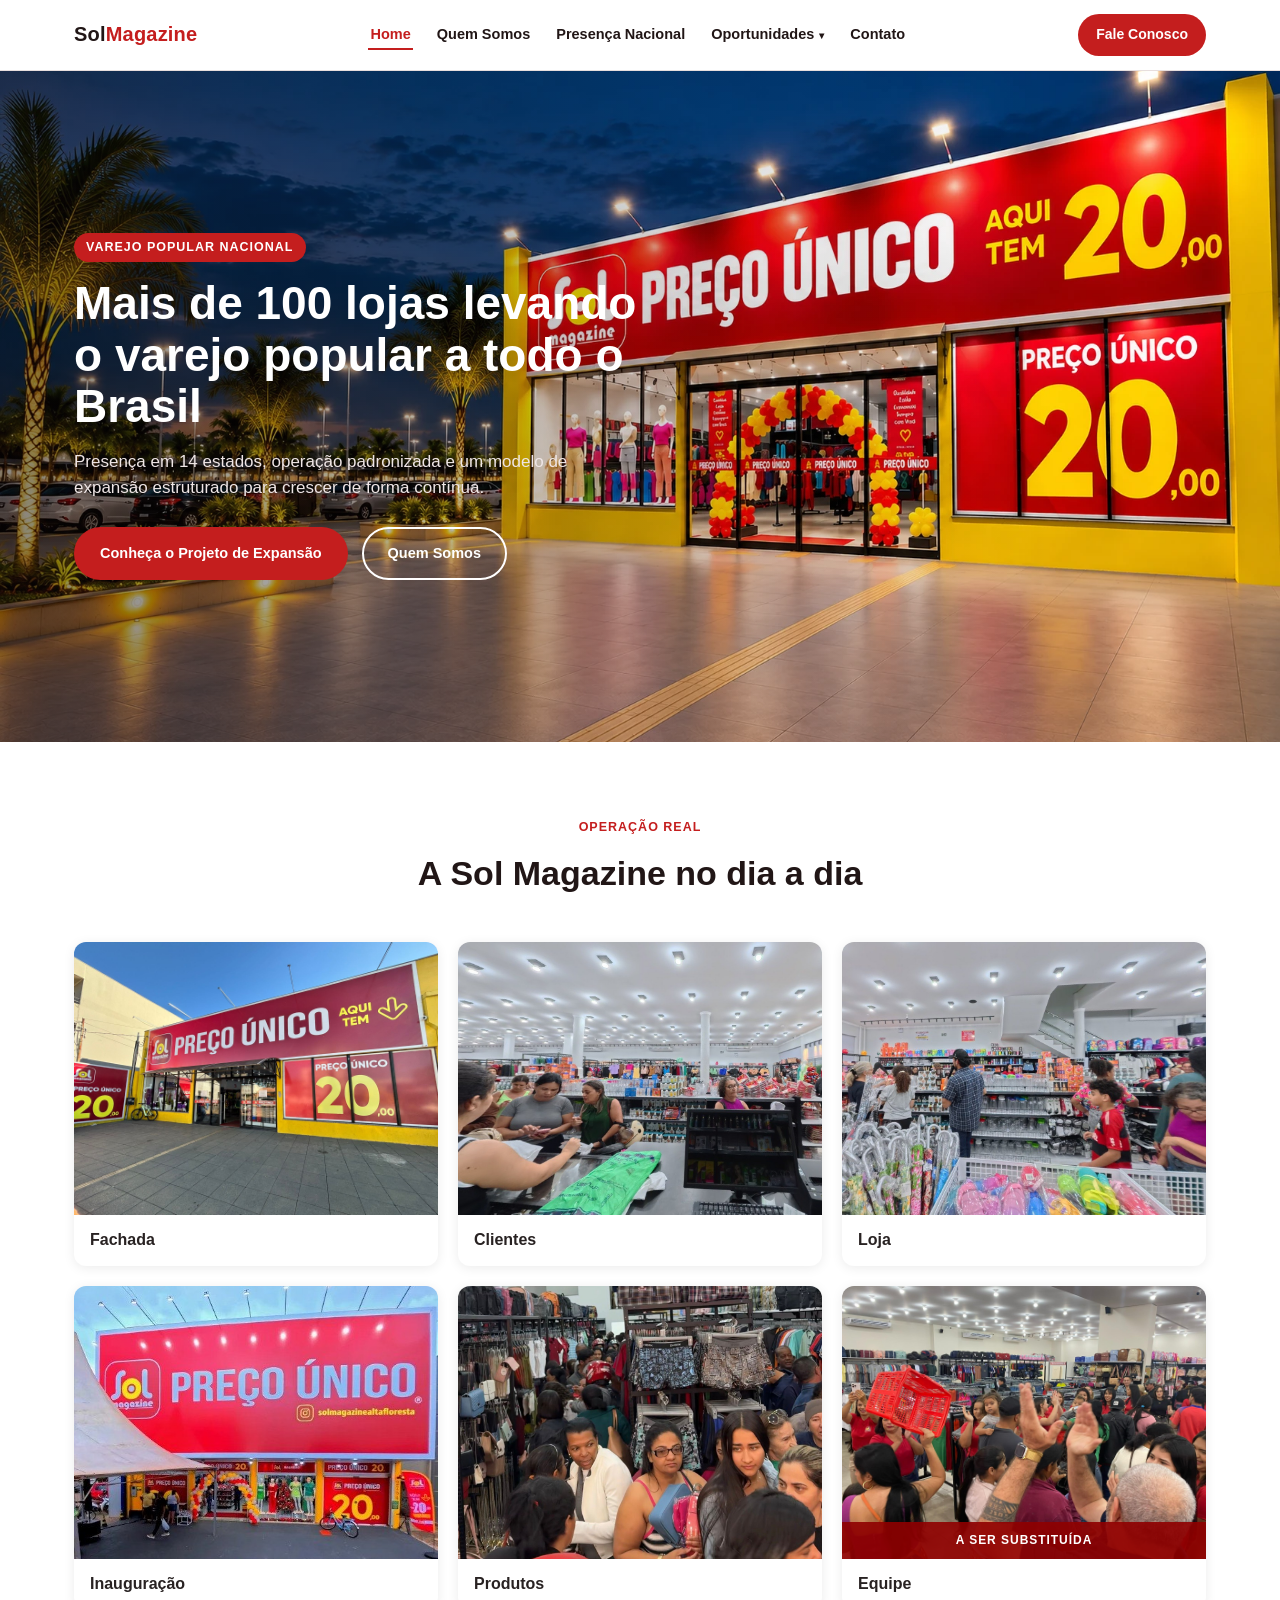
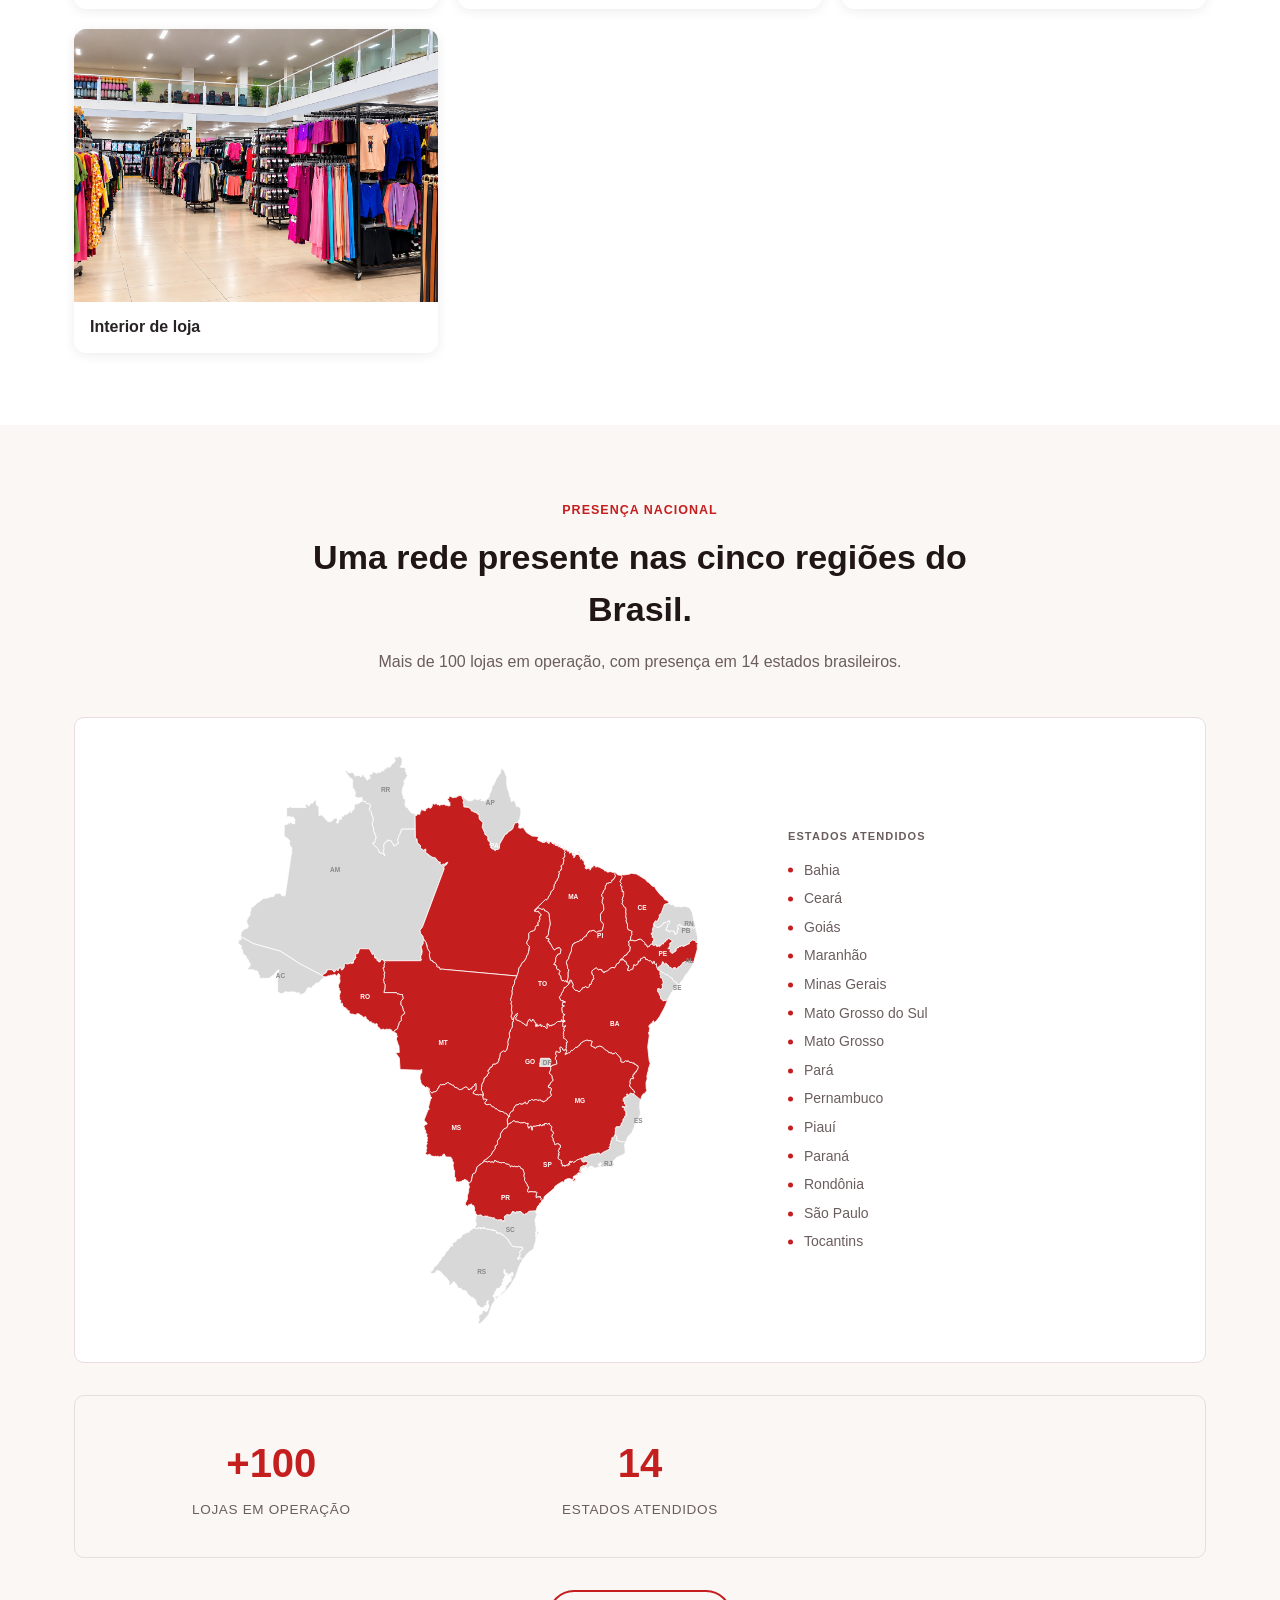
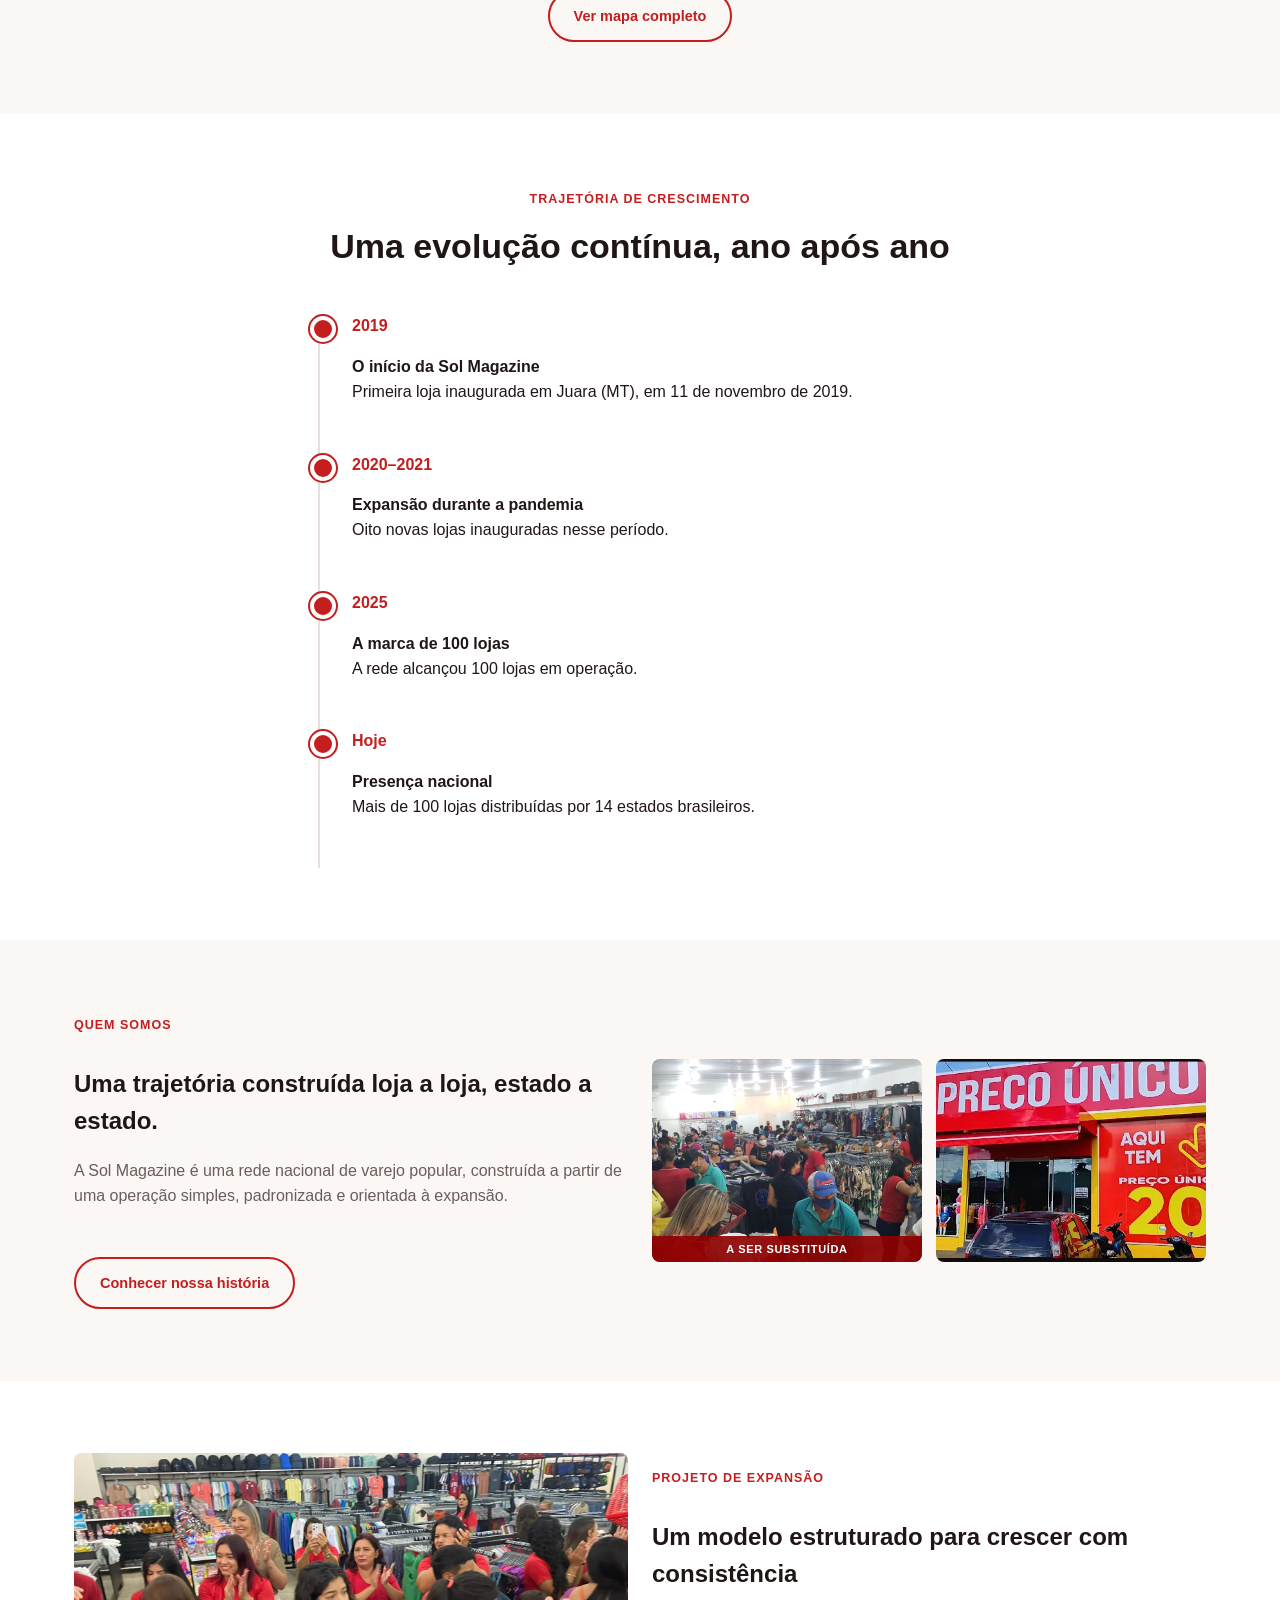
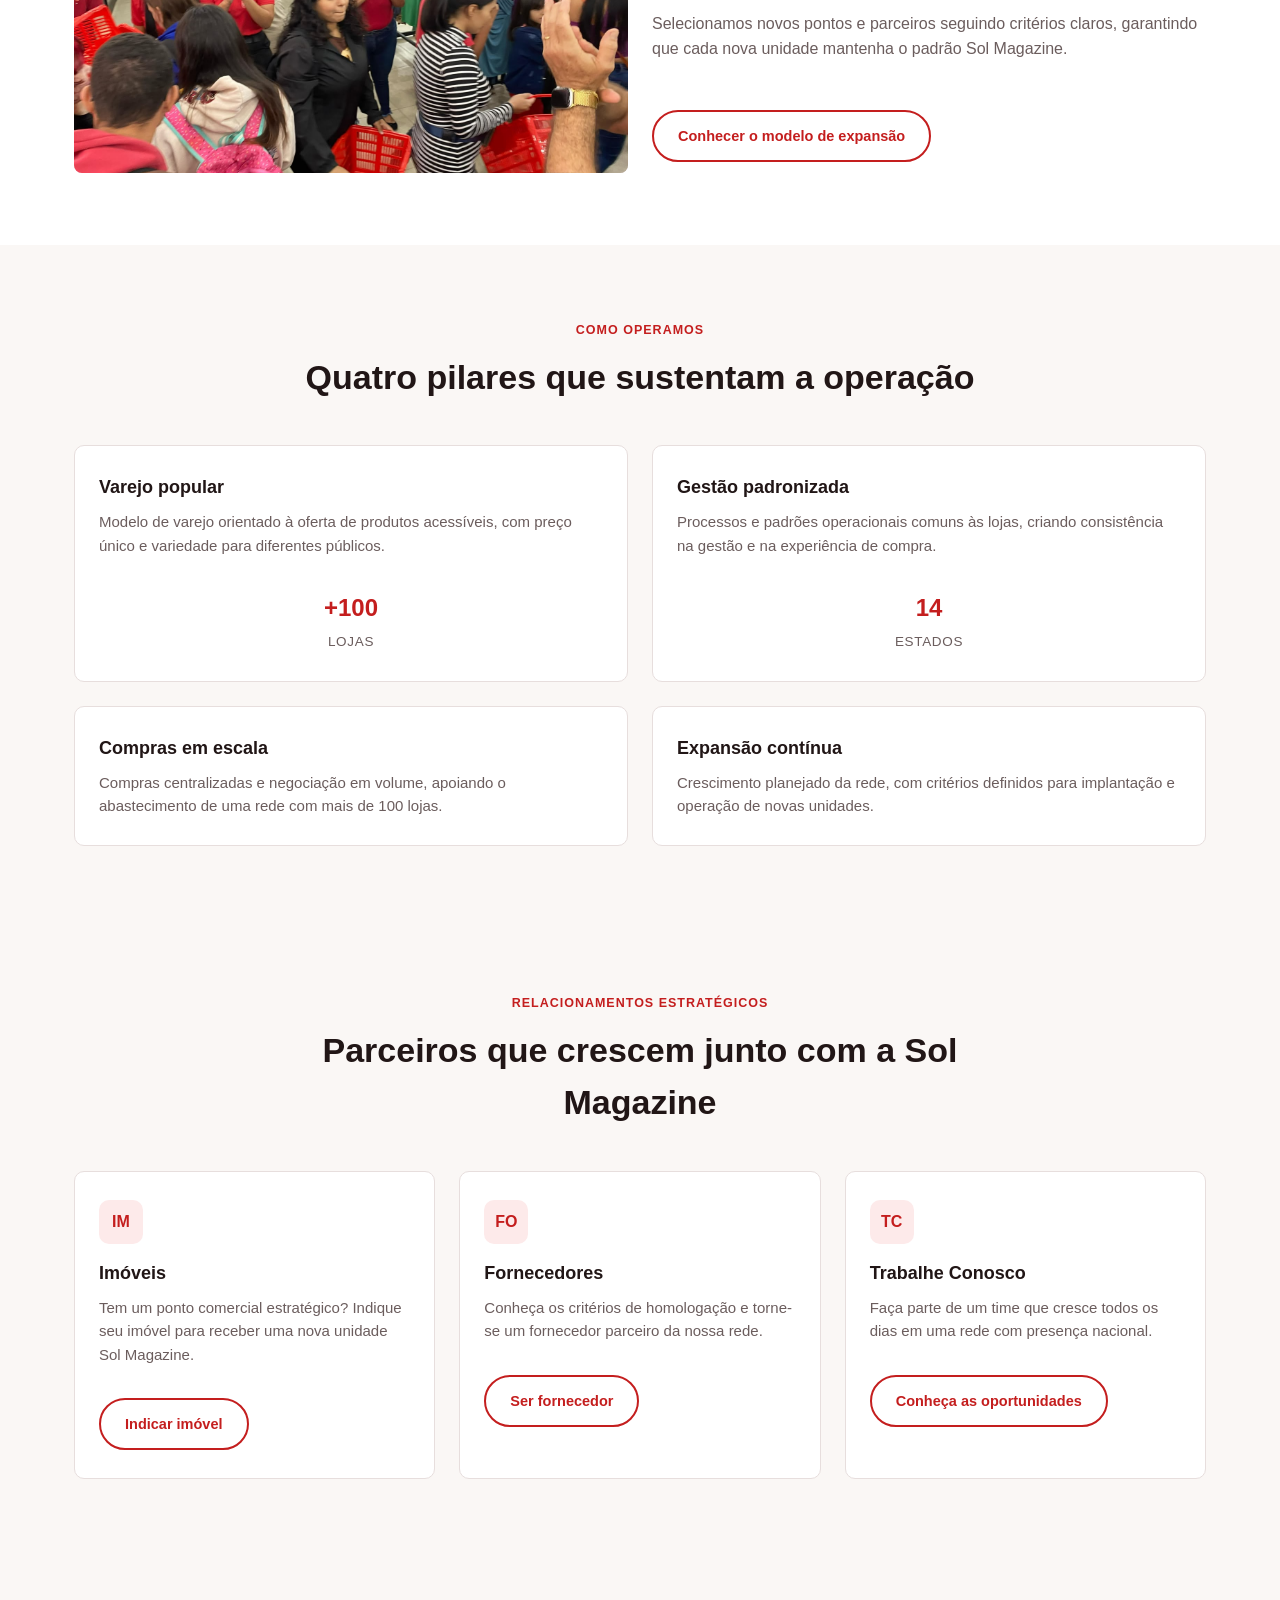
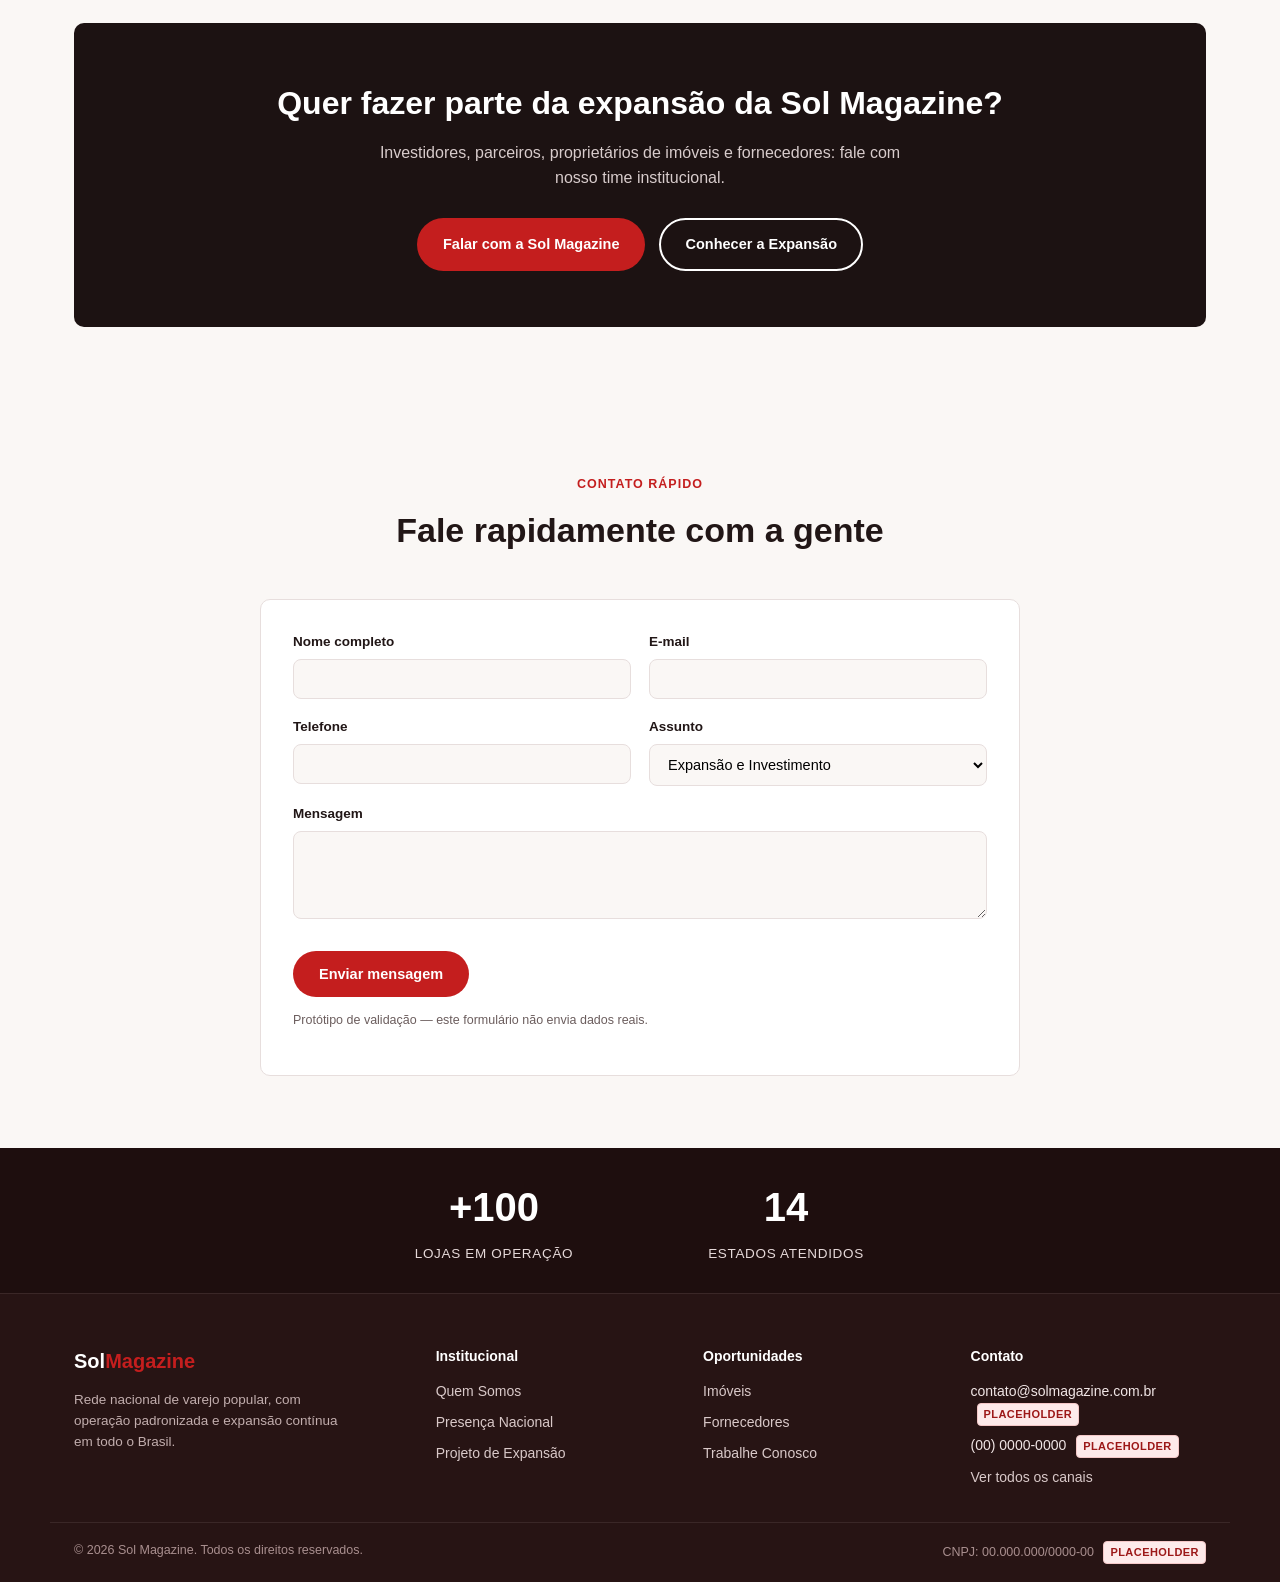
<file: index.html>
<!DOCTYPE html>
<html lang="pt-BR">
<head>
<meta charset="UTF-8">
<meta name="viewport" content="width=device-width, initial-scale=1.0">
<title>Sol Magazine | Rede Nacional de Varejo Popular</title>
<link rel="stylesheet" href="styles.css">
<style>
/* Hero Home — desktop/tablet */
#hero-home {
  background-position: center center;
}
#hero-home::before {
  background: linear-gradient(to right, rgba(10,5,5,0.48) 0%, rgba(10,5,5,0.32) 30%, rgba(10,5,5,0.12) 58%, transparent 82%);
}
/* Hero Home — mobile */
@media (max-width: 768px) {
  #hero-home {
    background-image: url('assets/images/hero-home-mobile.png') !important;
    background-position: center center;
  }
  #hero-home::before {
    background: linear-gradient(to bottom, rgba(10,5,5,0.70) 0%, rgba(10,5,5,0.45) 40%, rgba(10,5,5,0.20) 70%, transparent 100%);
  }
}
/* Como Operamos — grade 2 × 2 no desktop (até 920px segue uma coluna, via styles.css) */
@media (min-width: 921px) {
  #home-como-operamos .grid-4 {
    grid-template-columns: repeat(2, 1fr);
  }
}
/* Quem Somos (resumo) — fotografias nas posições da galeria; tarja reutiliza .review-ribbon (styles.css) */
.qs-foto {
  position: relative;
  padding: 0;
  overflow: hidden;
}
.qs-foto img {
  width: 100%;
  height: 100%;
  object-fit: cover;
  display: block;
}
/* Tarja proporcional aos cards menores: sempre em uma linha */
.qs-foto .review-ribbon {
  font-size: 11px;
  line-height: 1.3;
  letter-spacing: .06em;
  padding: 6px 4px;
  white-space: nowrap;
}
@media (max-width: 420px) {
  .qs-foto .review-ribbon {
    font-size: 9.5px;
    letter-spacing: .04em;
    padding: 5px 3px;
  }
}
/* Projeto de Expansão — fotografia na posição de altura fixa (320px); enquadramento acima do centro para preservar os rostos */
.expansao-foto {
  padding: 0;
  overflow: hidden;
}
.expansao-foto img {
  width: 100%;
  height: 100%;
  object-fit: cover;
  object-position: 50% 40%;
  display: block;
}
/* Presença Nacional — mapa do Brasil homologado (mesmo SVG de Quem Somos e Presença Nacional), adaptado ao card da Home */
#home-presenca .hp-corpo {
  display: grid;
  grid-template-columns: minmax(0, 500px) minmax(200px, 260px);
  justify-content: center;
  gap: 56px;
  align-items: center;
  text-align: left;
}
#home-presenca .hp-mapa svg {
  width: 100%;
  height: auto;
  display: block;
}
#home-presenca .hp-lista-titulo {
  font-size: 11px;
  font-weight: 800;
  text-transform: uppercase;
  letter-spacing: 0.1em;
  color: var(--texto-claro);
  margin: 0 0 16px;
}
#home-presenca .hp-lista {
  list-style: none;
  padding: 0; margin: 0;
  display: flex;
  flex-direction: column;
  gap: 9px;
}
#home-presenca .hp-lista li {
  font-size: 14px;
  color: var(--titulo);
  padding-left: 16px;
  position: relative;
  line-height: 1.4;
}
#home-presenca .hp-lista li::before {
  content: '';
  position: absolute;
  left: 0; top: 0.7em;
  transform: translateY(-50%);
  width: 5px; height: 5px;
  border-radius: 50%;
  background: var(--vermelho);
}
@media (max-width: 920px) {
  #home-presenca .hp-corpo {
    grid-template-columns: minmax(0, 1fr) minmax(170px, 210px);
    gap: 32px;
  }
}
@media (max-width: 768px) {
  #home-presenca .map-wrap {
    padding: 24px 16px;
  }
  #home-presenca .hp-corpo {
    grid-template-columns: 1fr;
    gap: 24px;
  }
  #home-presenca .hp-mapa {
    max-width: 440px;
    width: 100%;
    margin: 0 auto;
  }
  #home-presenca .hp-lista {
    display: grid;
    grid-template-columns: 1fr 1fr;
    gap: 8px 16px;
  }
}
</style>
</head>
<body>

  <header class="site-header">
    <div class="nav-wrap">
      <a href="index.html" class="logo">Sol<span>Magazine</span></a>
      <nav>
        <ul class="nav-links">
          <li><a href="index.html">Home</a></li>
          <li><a href="quem-somos.html">Quem Somos</a></li>
          <li><a href="presenca-nacional.html">Presença Nacional</a></li>
          <li class="has-dropdown">
            <a href="#" class="dropdown-toggle">Oportunidades</a>
            <ul class="dropdown-menu">
              <li><a href="expansao.html">Expansão</a></li>
              <li><a href="imoveis.html">Imóveis</a></li>
              <li><a href="fornecedores.html">Fornecedores</a></li>
              <li><a href="trabalhe-conosco.html">Trabalhe Conosco</a></li>
            </ul>
          </li>
          <li><a href="contato.html">Contato</a></li>
        </ul>
      </nav>
      <a href="contato.html" class="nav-cta">Fale Conosco</a>
      <button class="menu-toggle" aria-label="Abrir menu">&#9776;</button>
    </div>
  </header>

  <main>
    <!-- HERO -->
    <section class="hero" id="hero-home" style="background-image:url('assets/images/hero-home-desktop.png');">
      <div class="hero-content">
        <span class="eyebrow">Varejo Popular Nacional</span>
        <h1>Mais de 100 lojas levando o varejo popular a todo o Brasil</h1>
        <p>Presença em 14 estados, operação padronizada e um modelo de expansão estruturado para crescer de forma contínua.</p>
        <div class="hero-actions">
          <a href="expansao.html" class="btn btn-primary">Conheça o Projeto de Expansão</a>
          <a href="quem-somos.html" class="btn btn-outline">Quem Somos</a>
        </div>
      </div>
    </section>

    <!-- OPERAÇÃO REAL -->
    <section class="section-alt">
      <div class="container">
        <div class="section-head">
          <span class="section-eyebrow">Operação Real</span>
          <h2>A Sol Magazine no dia a dia</h2>
        </div>
        <div class="operacao-gallery">
          <figure class="operacao-card"><div class="operacao-photo"><img src="assets/images/operacao-real/fachada.jpg" alt="Fachada — Sol Magazine" loading="lazy"></div><figcaption>Fachada</figcaption></figure>
          <figure class="operacao-card"><div class="operacao-photo"><img src="assets/images/operacao-real/clientes.jpg" alt="Clientes — Sol Magazine" loading="lazy"></div><figcaption>Clientes</figcaption></figure>
          <figure class="operacao-card"><div class="operacao-photo"><img src="assets/images/operacao-real/loja.jpg" alt="Loja — Sol Magazine" loading="lazy"></div><figcaption>Loja</figcaption></figure>
          <figure class="operacao-card"><div class="operacao-photo"><img src="assets/images/operacao-real/inauguracao.jpg" alt="Inauguração — Sol Magazine" loading="lazy"></div><figcaption>Inauguração</figcaption></figure>
          <figure class="operacao-card"><div class="operacao-photo"><img src="assets/images/operacao-real/produtos.jpg" alt="Produtos — Sol Magazine" loading="lazy"></div><figcaption>Produtos</figcaption></figure>
          <figure class="operacao-card"><div class="operacao-photo"><img src="assets/images/operacao-real/equipe.jpg" alt="Equipe — Sol Magazine" loading="lazy"><span class="review-ribbon">A SER SUBSTITUÍDA</span></div><figcaption>Equipe</figcaption></figure>
          <figure class="operacao-card"><div class="operacao-photo"><img src="assets/images/hero-quem-somos-desktop.png" alt="Interior de loja — Sol Magazine" loading="lazy"></div><figcaption>Interior de loja</figcaption></figure>
        </div>
      </div>
    </section>

    <!-- PRESENÇA NACIONAL (resumo) -->
    <section class="section-tinted" id="home-presenca">
      <div class="container">
        <div class="section-head">
          <span class="section-eyebrow">Presença Nacional</span>
          <h2>Uma rede presente nas cinco regiões do Brasil.</h2>
          <p>Mais de 100 lojas em operação, com presença em 14 estados brasileiros.</p>
        </div>
        <div class="map-wrap">
          <div class="hp-corpo">
          <div class="hp-mapa">
            <svg xmlns="http://www.w3.org/2000/svg" viewBox="0 0 500 580" role="img"
                 aria-label="Mapa do Brasil com os 14 estados da Sol Magazine destacados em vermelho">
              <title>Mapa de Presença Nacional — Sol Magazine</title>
              <path d="M 263.5,542.3 262.7,542.0 262.8,543.1 263.3,542.7 263.2,543.8 261.6,544.6 261.0,546.3 261.2,547.0 261.4,546.6 262.4,547.4 262.7,548.9 263.2,548.9 262.8,550.9 260.4,553.8 256.6,564.7 250.5,571.6 247.4,574.0 247.1,573.2 246.0,573.1 246.0,572.0 246.3,570.9 247.0,571.4 247.2,569.4 246.7,566.8 247.2,565.3 248.5,563.9 249.2,564.5 250.4,562.6 250.8,560.0 251.4,560.6 252.4,559.2 252.2,560.1 253.5,561.5 254.2,561.8 255.2,561.0 257.1,556.2 255.8,553.1 256.7,550.6 255.3,550.9 255.0,551.5 255.4,551.6 254.6,552.4 254.4,553.5 255.5,554.1 254.7,555.0 252.8,555.6 251.3,558.1 247.7,557.0 246.8,555.6 245.7,555.4 244.7,554.1 243.5,549.6 242.5,549.3 240.8,547.3 240.0,547.0 239.3,547.4 235.2,543.4 235.2,542.7 233.6,540.6 230.7,540.4 230.1,539.4 229.5,539.5 228.7,537.8 227.9,538.8 226.0,537.7 225.4,536.0 224.8,535.9 224.7,534.5 223.7,534.0 222.0,531.5 221.0,532.0 221.0,533.3 220.3,533.1 218.6,535.0 216.9,535.1 217.2,531.9 216.8,530.8 215.5,530.1 215.1,528.3 212.6,526.6 211.7,525.0 210.7,524.6 210.7,524.0 209.8,523.8 209.5,522.4 207.9,521.8 207.6,520.9 204.5,520.7 202.7,523.6 201.7,523.1 200.7,523.8 199.9,523.3 199.2,523.5 198.8,522.5 197.8,522.1 199.7,521.2 201.3,519.4 202.1,516.7 203.9,516.0 205.7,514.1 208.1,510.3 208.8,510.1 210.1,506.6 212.2,505.9 212.2,504.5 213.5,503.4 213.7,501.7 214.9,501.5 217.0,499.0 216.9,497.7 218.4,497.3 218.5,495.5 220.0,495.7 220.6,496.5 220.9,495.1 219.7,493.8 221.4,492.8 221.6,492.0 222.2,492.6 223.0,491.4 223.6,491.7 224.4,490.7 224.3,490.0 226.5,488.2 227.2,488.8 227.5,488.0 228.4,488.2 227.8,487.1 229.5,487.0 229.9,485.0 230.5,484.8 231.0,483.4 231.4,484.2 232.5,484.1 232.6,483.1 233.2,483.6 233.6,482.3 234.3,483.1 235.3,482.6 235.0,482.0 235.7,481.6 236.4,482.5 236.6,481.6 237.2,482.2 238.5,479.4 238.7,480.0 239.6,480.0 240.4,478.6 241.0,478.6 241.1,477.9 241.6,478.3 242.0,477.6 242.7,478.3 243.2,477.9 243.5,478.5 244.4,478.1 244.7,478.9 245.6,478.2 246.5,478.7 246.3,477.7 247.4,477.8 247.9,477.0 248.8,477.7 248.6,478.9 249.4,478.2 250.0,478.5 250.4,477.7 250.7,478.3 251.4,478.0 251.3,477.2 251.9,476.9 251.7,477.8 252.3,477.7 252.5,478.9 252.8,478.1 253.1,478.7 254.0,478.2 254.1,478.7 255.1,478.9 255.1,479.5 255.6,479.2 255.8,479.8 256.1,479.2 258.3,479.6 258.7,478.9 259.6,480.2 260.5,480.3 260.4,479.5 261.0,479.5 260.8,480.1 261.5,480.5 262.0,479.7 262.8,480.8 263.8,480.6 264.5,481.3 263.9,481.6 264.7,482.0 264.5,482.6 265.1,482.5 265.3,483.3 265.6,482.6 265.8,483.4 266.4,483.4 266.3,482.9 267.2,483.2 267.6,482.7 268.0,483.3 268.3,482.8 269.0,484.2 270.0,483.9 270.6,485.3 271.2,484.8 272.9,487.1 274.7,487.9 275.6,489.7 276.5,489.8 277.2,492.3 278.2,492.4 278.2,493.2 280.1,496.0 281.1,496.5 281.2,496.2 283.0,496.8 283.2,496.4 283.4,497.0 284.5,496.5 285.6,497.5 285.9,496.5 286.3,497.3 287.8,496.7 288.1,497.3 289.1,496.7 289.3,497.5 290.2,497.0 291.1,499.3 290.0,499.2 288.9,501.1 288.6,500.6 288.2,500.9 287.8,503.7 288.4,504.5 287.3,505.9 288.0,506.1 287.2,507.5 286.3,507.2 286.3,508.1 285.8,507.7 285.5,508.4 287.0,509.9 286.1,508.6 288.1,507.8 290.8,509.6 287.2,516.1 283.5,526.7 278.4,535.5 272.8,542.2 265.3,547.9 263.0,550.8 263.8,547.6 262.8,546.1 263.9,545.9 265.7,546.6 266.5,545.7 265.6,545.6 267.9,545.2 270.1,542.1 270.6,543.0 270.2,542.2 270.7,540.9 271.5,541.6 272.9,540.6 273.8,538.0 273.7,534.9 274.5,535.4 275.9,534.5 276.1,532.4 276.7,532.6 278.6,531.3 279.2,530.3 279.0,524.5 280.1,525.1 280.1,524.2 280.5,525.2 279.8,525.8 280.7,526.4 281.1,523.4 280.4,522.2 279.7,522.3 279.5,523.7 278.3,523.5 278.3,524.2 276.6,524.2 276.5,525.7 275.1,525.1 275.3,523.4 274.7,522.9 273.8,523.2 272.8,522.1 273.0,520.0 272.6,520.2 272.2,519.4 271.8,522.7 272.5,523.0 272.3,523.8 272.8,524.2 273.2,523.7 273.5,525.0 274.6,524.6 274.6,524.9 274.0,526.2 273.6,525.3 272.7,526.2 272.2,530.3 272.0,528.8 271.2,528.9 271.4,532.1 270.5,532.1 269.9,532.7 270.5,535.2 268.5,536.0 268.5,537.8 264.8,538.6 264.0,540.0 263.6,544.1 263.5,542.3 Z M 272.2,530.3 272.3,531.3 271.9,530.8 272.2,530.3 Z M 274.0,526.3 273.9,526.7 274.0,526.3 Z M 247.3,564.9 247.5,564.6 247.3,564.9 Z" fill="#d8d8d8" stroke="#ffffff" stroke-width="0.8" stroke-linejoin="round"/>
              <path d="M 84.2,53.2 84.7,55.4 86.2,55.8 86.9,57.5 87.0,65.7 89.7,64.8 96.0,71.7 97.2,71.3 98.0,71.9 98.7,71.7 98.9,71.0 100.2,70.9 101.2,69.1 102.8,68.2 104.6,68.0 105.7,69.9 104.5,72.2 105.1,73.3 106.5,72.4 106.6,70.8 107.6,69.2 109.3,69.3 109.7,66.3 110.3,65.9 111.2,66.5 111.9,64.8 113.0,64.8 113.7,63.6 114.4,64.9 118.5,60.5 119.1,60.9 118.5,62.4 119.2,62.9 119.7,61.3 122.1,59.2 122.5,54.6 123.2,53.9 125.0,54.1 126.7,52.9 127.1,53.4 127.7,52.1 130.0,51.7 130.6,50.5 131.6,51.4 133.3,51.1 133.7,52.5 134.7,53.4 136.8,53.4 138.4,54.5 138.2,57.8 137.2,59.6 139.2,61.8 140.3,66.4 141.1,66.9 141.4,68.5 141.0,70.1 141.3,71.3 140.4,72.6 140.4,75.3 141.4,77.2 141.7,81.4 142.6,82.3 142.9,84.2 143.8,85.3 143.7,87.1 144.5,87.5 143.0,90.2 143.3,92.1 141.9,93.3 141.0,92.6 140.7,93.8 146.2,99.0 147.9,103.0 149.1,102.8 150.9,103.6 152.8,105.7 152.1,103.6 151.1,103.0 151.6,102.4 151.0,101.7 152.0,98.2 151.5,96.4 152.1,93.7 152.9,92.4 155.8,90.9 155.8,90.0 159.3,90.8 159.5,91.8 161.2,93.8 161.3,95.3 162.3,95.7 163.2,95.1 163.9,95.5 164.5,93.9 166.5,93.3 165.4,90.1 166.7,87.0 166.6,85.8 167.5,84.8 169.7,78.9 183.1,78.9 183.4,87.7 185.0,89.1 185.3,92.6 188.5,95.6 188.5,97.7 189.8,99.4 190.6,99.2 191.7,100.6 193.4,98.8 193.9,99.6 193.6,102.1 194.1,103.1 195.7,103.7 196.1,104.7 197.0,104.6 197.4,105.9 198.2,105.6 199.1,106.8 200.6,107.1 200.7,107.8 202.3,107.4 203.4,107.8 203.4,108.5 204.6,109.0 204.9,110.5 205.5,110.5 207.0,112.1 208.4,112.2 208.0,114.2 209.1,114.9 209.9,114.9 210.9,113.9 212.2,114.4 214.4,112.6 215.9,112.2 214.5,114.7 212.5,115.8 211.6,118.0 212.3,118.5 190.5,176.9 188.0,180.2 188.5,183.3 191.1,186.6 192.0,189.8 191.1,191.3 191.2,193.6 189.1,196.8 190.2,201.0 189.9,203.9 188.7,206.3 189.0,207.9 188.5,209.4 189.8,209.6 188.7,210.7 151.6,210.8 151.0,209.7 150.0,209.2 149.3,210.1 148.6,209.8 148.3,211.6 146.8,212.0 146.3,210.8 145.2,210.8 144.5,207.8 143.5,207.5 143.4,208.5 142.7,208.0 142.4,204.8 141.2,204.1 140.5,204.7 140.1,203.3 138.6,201.7 138.5,200.5 136.7,199.0 127.6,198.7 125.9,203.8 124.7,203.4 123.9,204.0 123.5,206.3 124.1,207.5 123.8,208.0 123.4,207.7 122.9,209.6 121.7,209.7 121.4,213.1 119.5,213.7 119.4,212.7 116.0,214.0 113.4,213.6 112.4,214.3 112.2,217.4 110.3,220.0 109.3,219.9 108.6,217.5 107.0,218.6 106.2,218.3 106.4,220.5 105.7,220.6 104.5,219.7 102.2,222.2 100.1,219.7 96.6,219.7 96.1,220.1 94.9,219.6 95.1,221.0 93.9,222.9 90.6,224.7 90.3,225.6 67.7,213.7 48.5,201.2 21.6,193.7 8.2,186.2 9.1,184.9 8.8,183.6 10.1,181.1 13.4,178.7 15.1,178.4 16.0,177.3 16.3,176.0 14.7,172.2 14.8,170.5 15.8,168.1 18.1,165.0 18.1,162.3 19.2,159.5 19.0,157.9 19.8,157.1 22.0,156.2 22.2,155.4 24.8,153.6 25.0,152.7 27.9,151.5 28.9,150.0 30.0,149.7 30.7,148.5 32.1,148.3 32.3,147.8 32.7,148.4 33.4,148.3 33.8,147.8 34.0,148.7 34.8,147.7 35.3,148.0 35.1,147.5 36.2,147.7 36.9,147.2 37.4,147.6 37.9,146.5 38.4,146.9 38.6,146.5 38.7,147.1 39.3,146.5 39.7,146.9 39.9,146.4 41.1,146.5 41.1,146.0 41.7,146.6 43.3,143.6 43.9,143.3 44.8,143.8 45.2,142.8 45.5,143.7 46.4,142.9 46.9,143.8 47.7,142.9 48.8,143.7 49.0,143.1 49.3,145.2 49.8,145.0 50.5,146.3 51.5,144.8 52.3,146.1 53.2,145.3 59.2,104.5 59.9,102.7 59.5,100.7 59.9,99.2 59.6,97.3 58.4,96.2 57.2,93.6 57.9,92.0 57.3,90.1 54.6,87.7 53.7,87.5 52.1,85.4 52.3,74.6 55.1,74.4 56.6,73.0 57.4,73.6 58.9,72.0 60.3,73.8 61.0,73.3 61.1,73.9 62.2,73.9 62.3,73.2 63.2,73.3 62.4,72.0 63.0,69.9 61.4,67.2 60.1,66.8 59.7,67.4 57.4,66.6 56.5,67.0 56.2,66.3 55.0,67.2 54.6,66.9 54.7,57.7 57.1,57.4 58.1,56.6 59.9,57.6 74.4,57.5 73.1,56.1 73.8,54.2 74.6,53.8 75.3,55.0 77.0,56.1 79.0,53.0 80.7,53.3 81.7,51.3 83.2,50.0 84.0,50.6 84.2,53.2 Z" fill="#d8d8d8" stroke="#ffffff" stroke-width="0.8" stroke-linejoin="round"/>
              <path d="M 243.8,469.3 243.9,466.8 244.7,464.8 246.4,465.6 247.8,464.7 248.9,464.8 251.2,466.8 252.4,466.2 255.3,466.1 256.9,467.2 257.8,467.0 260.7,467.9 261.8,467.6 263.8,469.4 265.5,469.9 269.7,469.6 270.9,471.6 271.1,470.8 273.0,470.1 272.2,467.3 272.8,465.9 274.5,465.2 274.7,464.5 275.7,464.5 276.4,465.3 276.5,464.6 276.9,465.4 277.2,464.7 277.6,465.1 278.1,464.5 279.0,464.7 278.8,464.1 280.1,462.1 280.9,462.0 280.5,461.8 280.7,461.2 281.0,461.7 282.0,461.6 283.6,463.1 283.5,462.4 284.5,461.6 285.3,462.3 285.4,461.5 286.0,462.1 286.4,461.5 287.4,461.8 287.5,461.3 287.8,462.0 288.1,461.3 289.4,461.9 290.6,463.6 292.7,464.6 293.8,463.5 294.8,463.4 297.1,461.2 298.5,461.5 299.6,460.9 303.3,460.5 303.9,460.8 304.1,463.6 304.7,463.6 305.1,464.4 303.1,469.6 302.9,471.7 303.1,472.4 304.0,472.6 303.4,474.3 303.6,475.7 304.2,475.8 303.8,477.5 304.5,478.0 304.9,477.3 305.4,477.8 305.3,478.7 304.8,478.9 304.7,478.4 303.7,479.4 303.9,480.3 304.6,480.1 304.7,480.6 303.3,482.8 304.2,484.4 303.3,485.1 303.8,485.4 304.2,488.7 303.6,489.6 303.9,490.7 301.9,497.0 302.0,498.1 301.4,499.1 295.8,503.1 290.8,509.6 287.9,507.7 286.1,508.6 287.0,509.9 286.7,509.8 285.7,509.0 285.7,507.8 286.3,508.3 286.3,507.2 287.2,507.5 287.3,506.7 287.9,506.6 288.1,505.7 287.3,505.9 288.4,504.5 287.8,503.7 288.2,500.9 288.6,500.6 288.9,501.1 290.0,499.2 291.0,499.4 290.2,497.0 289.3,497.5 289.1,496.7 288.1,497.3 287.8,496.7 286.3,497.3 285.9,496.5 285.6,497.5 284.5,496.5 283.4,497.0 283.2,496.4 283.0,496.8 281.2,496.2 281.1,496.5 280.1,496.0 278.2,493.2 278.2,492.4 277.2,492.3 276.5,489.8 275.6,489.7 274.7,487.9 272.9,487.1 271.2,484.8 270.6,485.3 270.0,483.9 269.0,484.2 268.3,482.8 268.0,483.3 267.6,482.7 267.2,483.2 266.3,482.9 266.4,483.4 265.8,483.4 265.6,482.6 265.3,483.3 265.1,482.5 264.5,482.6 264.7,482.0 263.9,481.6 264.5,481.3 263.8,480.6 262.8,480.8 262.0,479.7 261.5,480.5 260.8,480.1 261.0,479.5 260.4,479.5 260.5,480.3 259.6,480.2 258.7,478.9 258.3,479.6 256.1,479.2 255.8,479.8 255.6,479.2 255.1,479.5 255.1,478.9 254.1,478.7 254.0,478.2 253.1,478.7 252.8,478.1 252.5,478.9 252.3,477.7 251.7,477.8 251.9,476.9 251.3,477.2 251.4,478.0 250.7,478.3 250.4,477.7 250.0,478.5 249.4,478.2 248.6,478.9 248.8,477.7 247.9,477.0 247.4,477.8 246.3,477.7 246.5,478.7 245.6,478.2 244.7,478.9 244.4,478.1 243.6,478.5 243.2,477.9 242.5,478.2 242.6,477.2 243.1,477.2 242.9,476.4 243.3,476.6 243.0,476.1 243.5,476.2 243.9,474.7 244.4,474.9 244.1,473.7 244.5,473.7 243.4,471.6 243.8,471.1 243.4,470.5 243.8,469.3 Z M 306.1,481.4 306.7,482.3 305.0,486.1 305.3,486.9 304.3,487.9 304.2,485.5 304.7,485.2 304.3,484.4 304.9,483.7 304.5,482.4 306.1,481.4 Z" fill="#d8d8d8" stroke="#ffffff" stroke-width="0.8" stroke-linejoin="round"/>
              <path d="M 351.8,421.8 350.9,422.8 350.3,422.3 349.3,422.9 347.6,421.1 348.4,417.5 352.0,415.3 352.3,415.8 354.7,415.0 355.9,412.8 355.2,411.7 353.8,411.5 353.6,411.9 353.3,411.3 351.9,412.3 350.4,411.8 348.5,408.6 350.1,408.5 352.7,406.6 355.1,406.8 356.6,405.5 360.6,403.9 360.9,404.3 362.7,403.7 363.0,404.2 365.5,403.0 366.7,403.0 368.0,403.4 367.9,404.5 368.7,404.3 370.9,402.4 378.1,398.8 377.0,397.4 378.3,395.5 377.8,395.1 379.1,392.0 378.8,391.0 380.3,388.9 379.5,388.0 380.2,387.5 381.6,387.4 382.1,385.4 382.7,385.0 384.1,385.6 384.7,386.5 384.6,390.2 389.8,391.9 391.9,391.6 393.5,392.8 392.1,395.9 392.9,397.3 393.2,402.9 390.6,404.9 384.9,407.3 381.7,410.7 381.5,413.4 382.1,414.1 382.9,413.9 380.9,416.1 381.1,417.5 380.4,416.9 375.2,416.5 368.9,417.2 368.0,416.6 368.4,416.4 368.0,415.8 369.2,413.7 369.2,413.0 368.5,412.8 366.8,413.7 366.2,414.6 367.7,416.2 367.4,417.3 364.3,417.8 363.1,418.6 363.0,418.2 361.2,418.3 362.8,418.2 360.5,416.4 359.6,416.4 359.7,416.1 357.8,416.6 357.3,417.3 357.3,416.6 356.5,417.8 355.5,418.3 354.9,418.2 354.9,417.4 353.6,417.8 354.3,416.9 353.9,417.0 354.0,416.4 353.3,417.1 353.0,416.7 352.8,417.8 350.2,418.2 349.7,418.7 349.5,420.9 350.3,420.2 350.5,420.7 349.7,421.2 350.6,420.9 350.1,421.8 351.2,420.8 351.0,421.4 351.8,421.8 Z M 365.3,417.4 366.0,417.6 364.7,417.3 365.3,417.4 Z M 355.1,418.8 355.9,419.6 356.3,419.2 356.2,419.8 356.7,420.0 354.9,420.5 354.3,420.1 353.7,420.8 353.4,420.0 355.1,418.8 Z M 359.8,418.3 360.4,418.4 358.0,419.0 357.7,418.6 358.3,418.1 359.2,418.5 358.9,417.9 359.8,418.3 Z M 367.4,414.3 367.5,415.0 366.5,414.9 367.4,414.3 Z M 358.8,416.6 359.4,416.4 358.8,416.6 Z M 366.8,415.5 366.9,415.1 366.8,415.5 Z M 350.9,420.5 350.5,420.7 350.9,420.5 Z" fill="#d8d8d8" stroke="#ffffff" stroke-width="0.8" stroke-linejoin="round"/>
              <path d="M 171.1,36.9 170.3,40.1 170.2,43.6 171.3,46.6 171.3,48.3 173.4,49.6 173.0,55.6 173.9,55.9 174.1,55.5 173.8,57.1 175.6,57.7 178.9,62.5 182.1,63.8 182.8,63.6 183.2,64.4 183.1,78.9 169.7,78.9 167.5,84.8 166.6,85.8 166.7,87.0 165.4,90.1 166.6,93.1 164.5,93.9 163.9,95.5 163.2,95.1 162.3,95.7 161.3,95.3 161.2,93.8 159.5,91.8 159.3,90.8 157.9,90.7 157.4,90.0 155.8,90.0 155.7,90.9 153.4,92.0 152.1,93.7 151.5,96.4 152.0,98.2 151.0,101.7 151.6,102.4 151.1,103.0 152.1,103.6 152.7,105.7 150.9,103.6 149.1,102.8 147.9,103.0 146.2,99.0 140.7,93.8 141.0,92.6 141.9,93.3 143.3,92.1 143.0,90.2 144.5,87.5 143.7,87.1 143.8,85.3 142.9,84.2 142.6,82.3 141.7,81.4 141.4,77.2 140.4,75.3 140.4,72.6 141.3,71.3 141.1,66.9 140.4,66.9 139.2,61.8 137.2,59.6 138.2,57.8 138.4,54.5 136.8,53.4 134.7,53.4 133.7,52.5 133.3,51.1 131.6,51.4 130.7,50.7 129.9,48.3 130.2,47.3 126.6,48.1 122.5,46.4 123.4,44.1 123.3,42.4 122.4,40.0 120.5,37.4 120.8,36.3 120.2,33.1 121.0,30.9 119.8,28.9 117.5,27.5 113.7,22.0 113.6,20.7 114.0,20.3 115.0,20.8 116.6,23.0 119.8,22.4 121.3,22.7 123.6,26.4 124.8,25.3 126.9,25.8 126.9,24.2 128.0,26.2 129.1,26.8 129.2,26.3 129.8,26.4 129.9,24.8 132.5,25.2 132.3,26.9 133.7,27.5 134.2,28.2 134.0,29.0 135.4,30.2 136.9,28.3 138.0,29.0 138.1,27.3 137.4,26.0 137.9,24.0 140.1,24.2 140.2,22.9 141.5,21.8 145.0,23.4 145.8,22.3 146.8,21.9 147.5,23.0 147.6,22.2 148.7,22.1 149.3,20.9 151.8,20.8 152.4,19.8 152.4,18.6 153.1,18.1 154.4,18.4 155.0,17.8 154.6,16.7 155.8,16.7 156.7,17.5 157.3,16.9 158.4,17.0 159.6,14.1 161.4,13.4 163.2,11.0 162.4,7.7 161.6,6.7 165.0,7.3 167.7,6.0 168.1,6.6 168.5,6.3 169.0,7.9 170.2,8.7 170.2,10.1 169.8,14.3 169.2,15.6 168.3,16.3 168.2,17.1 172.5,17.7 173.9,19.1 173.3,20.4 173.4,21.8 174.6,22.6 174.2,23.5 175.0,25.0 175.8,25.3 174.9,26.2 174.9,27.5 173.9,28.0 174.0,28.8 171.7,30.7 172.4,31.7 172.0,32.8 172.4,33.9 171.1,36.9 Z" fill="#d8d8d8" stroke="#ffffff" stroke-width="0.8" stroke-linejoin="round"/>
              <path d="M 437.3,170.6 437.9,170.8 438.1,172.3 435.5,175.1 435.3,177.5 434.3,178.1 434.2,180.4 436.6,180.2 437.2,182.1 439.9,180.4 440.4,181.6 441.9,180.7 442.6,182.3 443.1,182.2 442.7,183.7 443.2,184.4 443.6,183.5 444.5,183.7 445.7,181.9 445.1,180.4 445.5,178.8 446.6,179.2 445.5,176.6 445.8,175.3 446.6,175.3 447.0,174.3 448.4,174.5 448.2,175.8 448.7,176.4 450.7,175.9 451.9,177.2 455.7,176.5 456.8,177.2 458.2,177.0 459.5,178.0 460.8,177.6 461.4,178.2 462.3,177.3 462.7,177.7 463.7,177.1 464.1,181.0 465.1,183.2 465.0,184.7 465.4,184.1 465.2,185.4 465.8,186.9 465.4,192.6 463.9,192.4 463.5,191.3 462.5,190.4 460.5,190.1 458.5,191.5 457.8,191.1 457.1,194.1 456.2,194.1 451.7,196.4 449.1,195.7 448.6,196.7 446.7,196.5 446.4,197.9 445.2,197.7 444.9,198.6 444.5,198.4 444.0,200.3 444.3,200.8 440.0,203.6 438.0,201.6 438.2,199.5 437.7,198.6 435.8,198.8 437.1,197.3 437.1,196.5 438.2,196.0 437.6,194.1 438.0,193.1 440.1,191.6 439.6,190.3 437.2,188.6 436.0,188.8 435.4,189.8 434.1,190.0 433.7,191.5 431.6,192.6 431.3,194.2 430.8,193.7 429.9,194.1 428.5,195.9 427.7,195.5 427.3,196.7 426.3,196.0 424.8,196.7 424.0,194.5 423.4,195.2 421.2,195.6 419.8,193.5 420.5,192.8 420.6,191.3 421.3,190.9 421.9,188.9 420.9,187.4 420.1,187.4 420.3,185.3 419.2,184.5 419.2,183.3 421.0,181.5 420.3,180.2 421.0,177.5 422.1,176.0 421.1,175.7 422.8,174.9 422.5,175.9 423.5,176.0 424.8,177.4 425.4,177.0 426.8,177.6 427.6,176.5 428.1,176.9 428.0,176.3 428.7,175.8 429.0,176.2 430.4,174.3 431.0,174.3 431.1,172.9 434.6,172.2 437.3,170.6 Z M 465.0,184.4 465.0,184.8 465.0,184.4 Z" fill="#d8d8d8" stroke="#ffffff" stroke-width="0.8" stroke-linejoin="round"/>
              <path d="M 273.6,24.4 273.6,25.3 274.8,26.1 274.7,33.3 275.5,38.4 277.6,44.3 277.4,46.5 278.0,46.2 278.5,47.1 279.2,51.6 281.3,50.6 282.2,50.7 283.3,52.3 284.6,56.5 286.4,56.6 288.4,57.9 288.9,61.2 288.7,65.4 288.1,66.6 288.1,68.3 286.3,71.3 286.3,72.5 283.7,72.8 282.6,73.6 280.9,78.3 279.6,80.0 276.5,81.7 274.7,84.0 273.2,84.4 267.7,94.1 267.4,98.3 266.2,99.6 265.3,99.7 264.8,99.2 264.5,99.7 264.1,99.0 263.1,100.7 262.6,99.4 260.1,99.0 259.8,98.2 259.0,98.0 259.2,95.5 258.6,94.8 257.7,95.2 258.1,93.4 257.8,91.3 256.5,91.2 255.7,89.4 255.9,87.1 254.0,84.9 253.0,84.7 252.5,82.4 250.2,77.2 251.0,72.8 247.4,69.2 246.9,66.3 247.6,65.9 247.2,64.6 246.0,65.1 245.9,63.2 244.6,63.3 244.6,62.2 244.4,62.7 243.8,61.9 243.7,62.5 242.8,62.0 242.3,62.5 241.7,61.5 241.3,61.8 241.3,61.3 240.5,61.2 240.4,60.6 239.5,61.1 238.8,58.8 238.4,58.6 238.3,59.1 236.9,57.4 231.8,56.9 231.7,54.1 231.0,52.7 231.6,50.7 230.2,47.4 231.8,46.7 232.5,47.1 232.7,48.8 233.5,48.7 235.4,50.6 238.3,51.0 240.8,50.2 241.3,49.3 241.6,49.6 241.9,49.0 242.7,49.0 242.5,48.6 243.2,48.1 243.8,48.5 243.5,49.1 245.9,49.9 246.9,49.8 246.7,49.4 248.3,48.5 249.5,49.7 249.0,50.4 249.1,51.1 249.4,50.6 251.1,50.5 252.9,51.1 253.9,49.6 256.1,48.2 257.5,46.1 257.4,44.4 259.5,40.4 260.1,36.5 261.7,34.7 264.9,27.6 266.3,26.2 266.8,24.7 268.1,23.8 269.4,18.2 270.7,19.1 272.7,21.7 273.6,24.4 Z" fill="#d8d8d8" stroke="#ffffff" stroke-width="0.8" stroke-linejoin="round"/>
              <path d="M 438.2,154.6 439.5,154.8 440.4,154.3 443.6,156.8 446.0,156.4 449.9,156.9 452.0,156.1 457.7,157.8 460.3,162.5 462.3,172.7 463.0,173.5 463.8,177.2 462.7,177.7 462.3,177.3 461.4,178.2 460.8,177.6 459.5,178.0 458.2,177.0 456.8,177.2 455.7,176.5 451.9,177.2 450.7,175.9 448.7,176.4 448.2,175.8 448.4,174.5 447.0,174.3 446.6,175.3 445.8,175.3 445.5,176.6 446.6,179.2 445.5,178.8 445.1,180.4 445.7,181.9 444.5,183.7 443.6,183.5 443.2,184.4 442.7,183.7 443.1,182.2 442.6,182.3 441.9,180.7 440.4,181.6 439.9,180.4 437.2,182.1 436.6,180.2 434.2,180.4 434.3,178.1 435.3,177.5 435.7,174.8 438.0,172.5 437.9,170.8 436.9,170.5 434.6,172.2 431.1,172.9 431.0,174.3 430.4,174.3 429.0,176.2 428.7,175.8 428.0,176.3 428.1,176.9 427.6,176.5 426.8,177.6 425.4,177.0 424.8,177.4 423.5,176.0 422.5,175.9 422.8,174.9 421.4,175.1 421.4,174.1 423.0,171.3 423.5,170.8 423.9,171.3 425.0,171.1 426.7,168.4 427.7,166.1 427.2,166.1 427.2,165.3 429.4,162.7 432.4,154.4 437.0,153.1 438.2,154.6 Z" fill="#d8d8d8" stroke="#ffffff" stroke-width="0.8" stroke-linejoin="round"/>
              <path d="M 10.5,187.6 21.6,193.7 48.5,201.2 67.7,213.7 92.5,226.7 92.4,227.3 89.5,229.5 87.4,232.3 85.9,233.2 84.2,233.0 84.4,233.7 83.9,234.0 83.2,233.7 82.8,234.9 81.2,235.6 80.1,237.1 79.7,238.6 77.7,237.6 75.6,238.0 73.5,242.2 71.6,243.6 70.6,243.6 69.9,244.4 67.9,244.9 67.4,242.8 64.6,243.0 63.7,242.3 59.6,241.8 55.9,242.5 55.1,241.8 53.6,241.7 50.9,243.4 49.2,243.8 47.7,243.4 46.6,241.9 45.5,242.8 45.5,225.7 46.5,224.9 45.8,221.8 46.3,222.0 47.0,219.9 45.8,220.1 41.1,225.6 39.2,226.5 38.6,227.8 36.7,228.3 27.2,228.3 27.6,225.4 26.2,224.6 26.4,222.7 25.2,220.9 23.4,220.8 20.9,219.7 15.1,219.7 16.7,217.2 17.6,216.8 18.4,213.6 17.2,212.4 16.1,209.5 14.2,208.1 14.3,206.1 13.1,206.0 12.8,205.1 11.3,204.2 10.2,199.5 8.6,197.8 8.7,197.1 9.4,197.2 9.6,195.9 7.9,195.0 6.0,192.7 6.8,191.4 6.3,189.6 7.4,190.1 9.4,189.1 8.2,186.2 10.5,187.6 Z" fill="#d8d8d8" stroke="#ffffff" stroke-width="0.8" stroke-linejoin="round"/>
              <path d="M 396.2,386.1 393.5,392.8 391.9,391.6 389.8,391.9 384.6,390.2 384.7,386.5 384.1,385.6 382.7,384.9 383.5,383.2 383.0,382.8 383.6,380.8 382.9,379.3 384.1,376.8 388.5,376.6 389.4,373.1 390.8,372.2 391.0,369.1 392.6,367.6 392.5,366.4 393.3,366.6 393.6,366.2 394.1,363.8 393.7,361.4 392.2,360.0 392.8,358.9 391.1,357.2 390.2,357.2 390.3,356.3 391.4,356.3 391.9,357.0 394.0,356.6 393.7,354.7 392.4,353.9 392.7,351.4 390.9,351.1 391.3,350.6 391.1,349.2 392.4,347.1 393.1,347.2 394.3,346.3 395.7,347.0 394.4,344.3 395.3,344.0 396.5,345.1 398.6,343.1 402.1,344.4 408.7,349.6 407.9,352.0 407.7,357.0 408.4,363.7 407.0,368.7 404.9,370.0 403.1,373.1 402.4,377.0 402.0,378.0 401.3,378.0 401.6,378.6 399.8,383.1 399.3,382.9 397.4,386.1 397.2,385.3 396.2,386.1 Z" fill="#d8d8d8" stroke="#ffffff" stroke-width="0.8" stroke-linejoin="round"/>
              <path d="M 457.9,211.2 461.3,212.1 461.3,213.4 459.8,216.5 455.2,223.4 453.9,224.4 451.1,229.4 448.5,232.3 447.1,235.6 446.3,234.2 445.0,234.3 444.3,232.0 443.2,232.1 441.0,230.3 440.0,227.9 439.4,228.1 438.1,226.8 437.1,226.7 435.0,224.8 433.1,224.4 431.6,222.9 430.7,223.0 427.3,220.1 425.8,219.8 425.4,218.5 427.1,216.2 428.4,215.9 430.1,213.4 430.2,212.2 431.0,211.6 431.7,213.6 432.4,214.0 433.1,213.3 434.2,213.2 434.4,214.1 436.2,215.1 437.2,217.2 437.6,216.9 438.0,217.7 438.7,217.2 440.5,219.3 441.5,217.6 443.5,217.7 444.6,218.7 446.5,216.8 449.0,216.2 448.5,215.2 450.2,214.2 450.2,213.1 450.9,212.5 454.1,211.5 454.6,212.5 457.1,211.1 457.9,211.2 Z" fill="#d8d8d8" stroke="#ffffff" stroke-width="0.8" stroke-linejoin="round"/>
              <path d="M 428.7,221.5 429.4,221.6 430.7,223.0 431.6,222.9 433.1,224.4 435.8,225.2 439.4,228.1 440.0,227.9 441.0,230.3 443.2,232.1 444.3,232.0 445.0,234.3 446.3,234.2 447.0,235.5 444.4,236.9 441.6,239.1 436.9,247.0 436.1,249.3 433.9,250.8 432.3,250.4 432.0,251.1 428.5,248.6 428.5,245.7 427.4,245.1 427.0,243.1 426.1,242.6 425.4,241.0 425.7,238.6 427.5,238.6 428.2,239.4 430.4,238.3 430.4,235.7 429.9,234.5 431.3,233.1 430.2,228.3 428.7,227.8 428.2,227.1 428.6,225.6 427.8,224.6 427.7,223.7 428.3,223.1 427.7,222.1 428.2,221.2 428.7,221.5 Z" fill="#d8d8d8" stroke="#ffffff" stroke-width="0.8" stroke-linejoin="round"/>
              <path d="M 319.0,316.1 307.6,316.4 307.9,314.8 307.5,313.3 308.5,311.8 308.1,311.3 308.6,308.3 317.7,308.3 317.7,309.0 318.9,309.7 318.2,315.3 319.0,316.1 Z" fill="#d8d8d8" stroke="#ffffff" stroke-width="0.8" stroke-linejoin="round"/>
              <path d="M 322.3,213.5 323.0,212.5 322.7,212.0 323.6,211.5 323.6,207.8 325.0,205.7 324.9,205.0 326.9,203.8 328.0,203.8 328.9,200.1 328.6,198.9 327.3,197.7 324.1,198.5 322.7,200.1 322.1,199.9 319.8,196.5 319.7,195.6 319.0,195.2 318.9,194.2 318.4,193.6 318.1,194.1 317.6,192.3 317.1,192.4 316.7,191.0 315.7,191.0 316.9,190.0 316.8,188.9 315.7,188.5 315.0,189.0 313.9,187.5 314.2,186.7 315.1,186.7 316.4,184.3 316.8,179.8 318.2,174.0 316.8,163.1 313.9,161.0 312.7,161.0 312.2,159.3 310.8,158.9 310.0,159.5 308.8,159.3 306.6,157.9 304.6,158.5 303.8,160.4 302.9,159.9 302.0,160.6 313.4,149.5 314.6,149.8 315.5,149.0 317.1,145.5 318.3,144.5 318.9,141.6 320.4,140.6 321.6,138.8 322.2,134.6 323.2,133.3 323.3,131.8 324.8,130.9 325.3,128.9 325.9,128.6 325.6,128.1 326.4,127.7 326.8,126.0 326.4,124.7 327.2,123.9 327.6,124.1 326.6,121.9 327.1,121.2 327.4,121.5 328.4,120.8 328.6,119.6 329.5,119.5 329.6,117.2 328.9,117.2 329.3,115.3 329.9,115.4 331.1,114.1 331.9,109.4 330.6,108.4 332.6,107.1 332.8,105.7 332.3,104.2 333.1,102.2 332.4,101.3 332.6,100.5 333.5,100.1 333.7,99.2 333.9,99.8 334.2,98.2 334.4,98.6 334.8,98.0 334.5,98.6 334.9,99.1 334.4,99.6 335.0,99.3 335.0,100.7 336.2,97.9 336.2,98.7 335.4,99.8 335.9,99.4 335.5,100.5 336.1,100.3 336.0,101.4 336.5,99.7 336.8,100.5 336.2,101.4 336.7,100.9 337.0,101.3 337.4,99.2 338.1,99.3 337.3,100.7 337.9,101.2 337.5,102.3 337.9,101.8 338.1,102.3 337.4,102.8 337.9,102.5 337.7,103.2 338.7,102.6 339.3,101.0 339.2,101.8 339.9,101.2 339.6,102.4 340.2,101.6 340.0,103.3 341.3,101.5 340.4,103.6 340.8,104.8 340.4,105.1 340.9,105.2 340.8,103.8 341.2,103.3 341.3,104.4 341.4,103.4 342.0,103.0 341.7,102.6 342.2,102.5 341.9,101.9 342.4,101.9 342.7,103.4 341.5,104.3 341.6,104.8 342.0,104.1 341.7,105.3 342.1,104.2 342.2,104.8 342.3,104.2 342.6,104.5 341.7,107.1 341.9,108.0 342.5,106.0 343.2,106.3 343.3,105.3 344.4,104.0 344.6,105.0 344.9,102.5 345.2,104.8 345.5,104.2 346.6,104.8 346.7,104.2 346.8,104.8 347.7,103.4 348.2,103.4 348.1,104.4 348.0,103.9 347.5,104.3 347.3,106.2 347.9,106.4 348.2,105.6 348.5,106.9 348.6,105.8 348.9,105.5 348.9,106.4 349.6,105.3 349.4,106.2 349.9,105.5 350.3,106.4 350.1,107.0 349.6,106.6 348.6,107.0 348.4,107.5 349.0,108.0 348.6,108.2 348.8,107.6 349.6,108.0 348.3,109.1 349.5,109.0 350.1,108.1 350.2,108.8 350.1,107.8 350.9,108.1 350.3,108.9 350.8,109.6 350.3,109.8 351.0,109.8 351.1,108.9 351.0,109.8 351.6,109.5 350.8,110.3 351.6,110.5 351.7,110.1 352.1,111.0 351.7,111.2 352.4,112.1 352.0,113.9 353.2,114.9 353.6,116.8 353.0,117.8 354.0,119.1 357.6,117.6 357.6,118.4 356.6,118.6 358.3,118.8 358.0,120.2 359.5,117.5 360.3,116.8 360.8,117.3 361.0,116.0 362.3,115.0 363.8,117.2 365.1,116.6 367.4,117.3 372.5,119.9 373.1,121.3 373.1,120.4 372.6,119.9 372.9,119.9 375.7,122.2 378.6,121.5 378.8,122.0 380.7,121.9 381.0,122.9 381.2,122.2 383.3,122.3 382.9,124.6 383.7,125.9 382.2,128.0 382.0,129.1 379.7,130.5 380.1,130.8 378.9,132.7 377.4,132.7 375.9,133.5 375.4,132.9 373.4,136.2 373.4,137.9 372.8,139.6 371.6,140.8 370.9,143.2 369.7,144.3 370.0,146.4 371.3,147.9 370.1,151.0 370.5,151.7 370.1,152.4 371.3,154.6 371.9,158.2 371.6,160.5 370.0,162.0 368.4,164.7 368.7,170.8 371.1,173.5 371.6,175.0 370.5,179.8 369.5,181.0 366.7,181.2 364.6,182.3 361.1,180.2 358.7,181.3 358.3,180.9 357.2,181.2 354.7,184.6 354.2,186.3 353.4,186.3 351.2,187.9 349.7,190.4 348.2,189.9 347.0,191.5 342.1,193.1 340.6,194.6 339.3,201.4 337.5,205.2 336.8,207.7 337.1,208.0 335.1,210.5 334.4,212.7 335.6,216.4 335.6,218.7 336.4,219.2 336.9,220.7 336.2,221.9 336.2,227.4 335.0,232.0 334.3,232.1 334.0,230.8 332.4,231.4 331.9,230.7 330.0,230.7 329.0,229.0 328.6,225.8 326.8,224.3 327.4,222.3 328.0,221.8 327.8,220.8 327.0,220.5 326.5,219.4 325.4,219.7 324.4,218.0 324.7,216.6 323.9,215.5 323.5,215.7 323.5,214.7 321.8,214.6 322.3,213.5 Z M 339.1,102.2 339.2,101.8 339.1,102.2 Z M 341.5,105.5 341.6,105.1 341.5,105.5 Z M 346.4,102.3 346.5,101.3 347.9,101.9 346.3,103.2 345.8,102.2 346.4,102.2 346.4,102.7 346.4,102.3 Z M 338.1,101.6 338.1,101.2 338.6,101.3 338.9,99.0 338.7,102.3 337.9,102.5 338.1,101.6 Z M 348.4,105.0 348.4,105.5 348.1,105.2 348.9,104.3 348.4,105.0 Z M 348.7,105.0 349.0,103.9 349.2,104.7 348.7,105.0 Z M 338.0,100.1 338.1,101.1 338.0,100.1 Z M 339.7,100.1 339.9,100.5 339.1,100.9 339.7,100.1 Z M 350.6,108.8 351.1,108.6 350.7,109.2 350.6,108.8 Z M 349.3,105.5 349.0,105.8 349.1,105.1 349.3,105.5 Z M 336.7,99.1 336.6,99.5 336.7,99.1 Z M 336.8,100.0 336.9,100.6 336.8,100.0 Z M 339.5,102.1 339.8,101.7 339.5,102.1 Z M 345.0,103.4 345.3,102.6 345.0,103.4 Z M 345.7,103.0 345.6,102.3 345.7,103.0 Z M 352.3,112.9 352.6,112.7 352.3,112.9 Z M 350.5,109.1 350.4,108.8 350.5,109.1 Z" fill="var(--vermelho)" stroke="#ffffff" stroke-width="0.8" stroke-linejoin="round"/>
              <path d="M 323.2,93.4 323.1,95.3 323.6,95.5 324.4,93.4 324.4,95.3 324.8,94.8 324.7,95.8 325.0,95.3 325.1,95.8 325.4,94.6 325.6,96.1 325.9,94.8 326.4,95.3 326.3,94.5 326.9,94.2 327.2,95.0 326.4,96.9 327.5,96.9 327.9,95.9 328.1,96.9 328.4,95.6 329.3,95.2 328.5,96.9 328.9,96.9 328.9,98.0 328.9,97.5 329.5,97.6 329.3,98.2 329.8,97.1 330.0,98.0 330.3,97.2 330.3,98.3 330.8,98.5 330.4,98.2 330.6,97.5 331.0,98.0 331.2,96.1 332.1,95.7 331.4,97.2 331.8,97.0 331.9,97.9 331.2,99.8 332.3,97.2 331.9,99.2 332.3,99.5 332.4,98.5 332.6,99.2 332.6,98.3 333.5,97.5 333.2,100.1 332.4,101.3 333.1,102.2 332.3,104.2 332.8,105.7 332.6,107.1 330.6,108.4 331.9,109.4 331.1,114.1 329.9,115.4 329.3,115.3 328.9,117.2 329.6,117.2 329.5,119.5 328.6,119.6 328.4,120.8 327.4,121.5 327.1,121.2 326.6,121.9 327.6,124.1 327.2,123.9 326.4,124.7 326.8,126.0 326.4,127.7 325.6,128.1 325.9,128.6 325.3,128.9 324.8,130.9 323.3,131.8 323.2,133.3 322.2,134.6 321.6,138.8 320.4,140.6 318.9,141.6 318.3,144.5 317.1,145.5 315.8,148.5 314.6,149.8 313.4,149.5 302.0,160.6 304.0,161.6 306.4,161.2 307.4,163.1 309.3,164.3 308.9,165.8 307.4,166.5 308.2,169.3 307.0,170.1 307.5,171.6 305.8,172.6 306.4,175.6 305.0,175.2 303.7,176.7 303.1,179.7 301.3,181.0 298.9,181.5 296.7,183.5 297.0,188.0 294.7,192.5 295.4,194.5 297.4,196.3 296.6,202.0 295.8,204.7 294.7,205.8 294.4,207.6 292.2,211.4 290.4,212.4 288.5,216.2 287.0,217.9 286.4,221.7 284.8,226.0 209.2,219.1 208.2,219.6 207.4,217.3 205.4,217.1 204.6,216.4 204.9,215.2 203.1,212.7 200.9,212.0 200.3,210.6 198.4,210.2 197.3,205.2 197.8,202.3 195.6,198.8 194.8,194.4 192.9,190.4 191.6,189.2 191.1,186.6 188.5,183.3 188.0,180.2 190.5,176.9 212.3,118.5 211.6,118.0 212.5,115.8 214.5,114.7 215.9,112.2 214.4,112.6 212.2,114.4 210.9,113.9 209.9,114.9 209.1,114.9 208.0,114.2 208.4,112.2 207.0,112.1 205.5,110.5 204.9,110.5 204.6,109.0 203.4,108.5 203.4,107.8 202.3,107.4 200.7,107.8 200.6,107.1 199.1,106.8 198.2,105.6 197.4,105.9 197.0,104.6 196.1,104.7 195.7,103.7 194.1,103.1 193.6,102.1 193.9,99.6 193.4,98.8 191.7,100.6 190.6,99.2 189.8,99.4 188.5,97.7 188.5,95.6 185.3,92.6 185.1,89.2 183.4,87.7 183.1,64.8 184.0,65.7 184.9,65.2 185.3,63.9 187.8,64.3 188.2,62.8 187.6,61.4 189.1,61.3 189.0,60.4 189.8,59.5 190.8,60.2 191.7,60.0 192.1,60.9 192.9,60.5 193.5,60.8 193.7,58.6 194.6,58.7 196.2,57.5 197.0,57.5 197.7,58.2 199.0,58.0 200.2,56.1 200.2,55.0 201.7,53.6 202.6,54.5 204.3,53.2 205.2,54.8 206.3,54.6 207.8,55.8 208.6,54.7 209.8,54.4 210.3,55.0 211.8,54.2 214.1,55.4 215.0,55.1 215.7,55.8 217.6,55.9 218.2,55.2 217.8,53.8 218.2,53.0 216.4,50.9 216.5,50.3 215.4,49.7 216.0,48.2 216.8,48.6 217.3,45.9 219.8,47.0 220.4,47.8 222.9,47.2 224.3,47.5 225.0,46.1 226.0,46.3 227.3,45.3 227.6,46.0 229.3,45.1 231.6,50.7 231.0,52.7 231.7,54.1 231.8,56.9 236.9,57.4 238.3,59.1 238.4,58.6 238.8,58.8 239.5,61.1 240.4,60.6 240.5,61.2 241.3,61.3 241.3,61.8 241.7,61.5 242.3,62.5 242.8,62.0 243.7,62.5 243.8,61.9 244.4,62.7 244.6,62.2 244.6,63.3 245.9,63.2 246.0,65.1 247.2,64.6 247.6,65.9 246.9,66.3 247.4,69.2 251.0,72.8 250.2,77.2 252.5,82.4 253.0,84.7 254.0,84.9 255.9,87.1 255.7,89.4 256.5,91.2 257.8,91.3 258.1,93.4 257.7,95.2 258.6,94.8 259.2,95.5 259.0,98.0 259.8,98.2 260.1,99.0 262.6,99.4 262.8,100.6 263.3,100.7 263.2,100.0 264.1,99.8 264.1,99.0 264.5,99.7 264.8,99.2 265.3,99.7 266.2,99.6 267.4,98.3 267.7,94.1 273.2,84.4 274.7,84.0 276.5,81.7 279.6,80.0 280.9,78.3 282.3,74.0 283.4,73.0 285.6,72.5 286.3,72.5 287.0,74.4 286.7,77.8 288.6,78.2 290.2,77.6 290.5,78.0 291.2,77.4 294.5,82.5 300.0,86.0 306.1,86.5 306.3,88.0 305.4,90.0 310.9,92.4 311.0,93.0 312.1,90.8 312.7,91.3 312.4,92.6 312.8,92.6 313.1,90.9 313.6,92.0 313.7,90.9 314.4,90.5 314.4,91.4 315.2,91.5 315.3,92.9 315.8,91.2 316.3,91.5 316.9,93.9 317.4,91.3 317.6,92.3 318.8,91.4 319.2,92.1 320.1,92.0 319.8,93.0 320.7,92.4 320.6,94.0 321.0,92.7 321.6,92.4 321.9,94.5 322.1,93.3 323.0,93.0 323.2,93.4 Z M 329.6,96.6 329.2,97.1 329.6,96.6 Z M 333.5,98.3 333.6,98.8 333.5,98.3 Z" fill="var(--vermelho)" stroke="#ffffff" stroke-width="0.8" stroke-linejoin="round"/>
              <path d="M 355.4,290.1 356.2,290.6 358.0,290.4 360.4,291.4 359.3,294.1 359.2,296.0 362.7,297.4 363.3,298.4 364.4,297.0 367.5,296.0 370.3,296.8 372.8,299.4 376.2,301.4 376.1,301.9 378.2,302.9 379.2,302.3 380.2,303.8 382.1,303.6 383.6,302.5 388.8,308.3 389.1,311.9 391.3,312.3 393.0,311.4 393.5,310.5 394.4,311.2 395.2,310.5 395.7,311.4 396.4,310.8 398.1,312.7 399.3,312.0 400.3,313.0 402.0,312.8 402.7,314.3 403.7,314.1 404.7,315.6 405.7,315.6 406.4,317.3 405.5,319.2 405.7,319.7 404.9,320.2 403.9,322.3 403.6,321.8 402.7,323.2 402.9,324.1 401.5,324.0 400.7,327.1 401.7,327.3 401.4,328.7 399.0,328.5 398.1,331.1 398.3,334.3 397.6,334.9 397.4,336.1 398.6,336.7 399.3,338.4 399.9,338.4 399.9,339.0 400.6,339.5 400.7,339.1 401.5,340.7 402.1,340.8 402.7,342.6 401.7,343.6 402.1,344.4 398.6,343.1 396.5,345.1 395.3,344.0 394.4,344.3 395.7,347.0 394.3,346.3 393.1,347.2 392.4,347.1 391.1,349.2 391.3,350.6 390.9,351.1 392.7,351.4 392.4,353.9 393.7,354.7 394.0,356.6 391.9,357.0 391.4,356.3 390.3,356.3 390.2,357.2 391.1,357.2 392.8,358.9 392.2,359.6 393.9,362.0 393.7,366.0 393.3,366.6 392.5,366.4 392.6,367.6 391.0,369.1 390.8,372.2 389.4,373.1 388.5,376.6 384.1,376.8 383.8,378.1 383.1,378.6 383.6,380.2 383.0,382.8 383.5,383.2 381.6,387.4 380.2,387.5 379.5,388.0 380.3,388.9 378.8,391.0 379.1,392.0 377.8,395.1 378.3,395.5 377.0,397.4 378.1,398.8 370.9,402.4 368.7,404.3 367.9,404.5 368.0,403.4 366.7,403.0 365.5,403.0 363.0,404.2 362.7,403.7 360.9,404.3 360.6,403.9 356.6,405.5 355.1,406.8 352.5,406.7 350.1,408.5 349.3,408.2 348.0,409.2 345.0,410.0 342.9,411.9 341.5,412.4 340.6,411.5 339.8,412.4 339.2,412.4 339.3,411.7 338.3,412.4 338.3,411.4 337.7,411.4 337.9,412.4 336.5,413.5 337.5,413.5 337.7,414.8 337.2,414.5 336.8,415.4 336.4,415.0 335.7,415.7 335.4,414.8 332.7,416.4 332.7,415.4 330.3,416.1 329.9,415.6 330.4,414.0 328.8,413.1 329.7,412.6 329.3,411.3 329.6,410.8 326.5,409.0 325.9,407.4 326.5,405.5 327.3,404.9 325.9,404.1 327.2,403.1 326.3,400.6 327.0,399.5 327.1,398.2 327.7,398.3 328.3,397.3 328.4,395.2 327.1,394.8 326.5,393.7 326.1,394.3 325.4,393.6 323.6,394.6 322.5,394.5 322.6,393.5 321.9,391.4 321.2,391.1 320.9,388.1 319.8,386.7 320.4,384.5 321.3,384.1 321.5,383.2 320.8,381.4 319.2,380.4 319.1,378.9 319.9,377.0 319.6,376.3 317.5,374.6 317.2,373.3 315.2,374.5 314.4,373.5 312.5,373.7 312.1,375.6 311.2,374.3 310.7,375.6 309.6,375.9 308.1,374.3 308.0,375.9 306.1,375.5 303.3,376.3 301.2,376.2 300.5,377.7 300.3,380.3 299.5,379.6 299.3,376.2 298.4,376.1 297.6,377.9 296.6,378.3 295.5,375.3 296.2,373.4 294.0,373.6 292.7,372.5 288.7,373.0 286.2,372.0 283.3,371.9 281.9,370.6 280.7,371.2 279.7,372.5 276.8,373.7 275.7,375.1 275.3,369.3 275.8,367.9 276.6,367.7 276.1,366.3 277.7,366.4 277.2,365.4 277.8,363.5 279.5,361.3 281.1,360.7 281.5,358.4 283.8,354.9 286.5,354.5 287.2,353.5 290.0,354.1 291.7,353.5 291.6,352.9 292.6,352.7 292.9,351.9 293.4,351.9 293.5,352.9 294.7,354.1 296.2,352.3 296.8,350.7 297.9,350.3 298.3,350.8 299.9,349.2 301.3,350.2 304.3,349.4 305.3,350.2 306.1,349.9 307.2,350.3 307.8,349.6 309.6,350.9 311.1,351.2 311.4,352.0 315.3,349.6 315.1,348.9 316.0,347.7 316.4,348.1 319.3,345.6 318.3,342.2 319.5,339.0 318.7,337.8 316.8,337.8 316.3,335.8 316.6,335.0 317.5,335.2 318.5,332.6 320.5,331.1 321.1,329.9 320.3,328.8 319.7,325.3 317.8,324.0 317.3,322.4 318.8,319.0 318.5,317.5 319.1,315.9 320.1,315.8 321.0,314.5 321.6,315.0 324.8,313.9 324.3,310.1 323.2,309.1 323.4,307.5 324.5,305.7 323.9,304.5 323.3,304.4 323.9,302.7 323.5,301.9 324.3,301.2 327.0,302.4 328.5,301.8 327.7,297.9 328.5,296.8 330.6,298.4 331.0,300.0 332.3,300.3 332.5,299.7 333.3,300.1 333.9,299.2 334.3,299.6 334.6,301.6 333.8,303.5 333.0,303.9 333.5,304.9 334.9,303.1 335.8,303.4 336.4,302.7 337.6,302.7 339.4,300.3 340.7,300.4 343.7,297.3 345.1,297.4 345.6,296.4 347.9,295.0 348.0,293.8 351.2,291.4 354.1,290.0 355.4,290.1 Z" fill="var(--vermelho)" stroke="#ffffff" stroke-width="0.8" stroke-linejoin="round"/>
              <path d="M 413.1,207.4 413.7,209.4 416.1,209.9 417.0,210.9 418.8,210.7 419.9,211.7 420.3,213.4 420.9,213.4 421.7,211.1 422.7,211.8 422.1,213.0 422.5,213.7 423.4,214.3 424.4,213.6 424.7,214.1 424.5,215.8 425.8,219.8 428.2,221.0 427.7,222.5 428.3,223.1 427.7,224.1 428.6,225.6 428.2,227.1 428.7,227.8 430.2,228.3 431.3,233.1 429.9,234.5 430.4,235.7 430.4,238.3 428.2,239.4 427.5,238.6 425.7,238.6 425.5,241.6 427.0,243.1 427.5,245.2 428.5,245.7 428.5,248.6 429.8,249.1 430.4,250.3 431.9,251.1 432.3,250.4 433.9,250.8 435.9,249.3 432.6,257.3 427.6,266.6 424.1,271.2 422.5,272.2 421.4,271.9 421.6,270.8 421.0,270.9 420.5,272.4 417.3,275.1 416.9,276.1 416.9,277.3 417.6,277.4 417.8,278.5 417.2,280.1 417.8,281.3 416.9,281.7 416.5,282.8 417.3,285.6 415.7,296.8 417.2,310.6 418.2,313.6 416.3,319.3 416.4,321.1 415.8,321.8 414.8,326.6 415.2,328.6 414.0,332.6 414.2,338.6 414.9,340.2 413.3,342.9 411.3,343.9 409.8,346.0 408.6,349.8 402.1,344.4 401.7,343.6 402.7,342.6 402.1,340.8 401.5,340.7 400.7,339.1 400.6,339.5 399.9,339.0 399.9,338.4 399.3,338.4 398.6,336.7 397.4,336.1 397.6,334.9 398.3,334.3 398.1,331.1 399.0,328.5 401.4,328.7 401.7,327.3 400.7,327.1 401.5,324.0 402.9,324.1 402.7,323.2 403.6,321.8 403.9,322.3 404.9,320.2 405.7,319.7 405.5,319.2 406.4,317.3 405.7,315.6 404.7,315.6 403.7,314.1 402.7,314.3 402.0,312.8 400.3,313.0 399.3,312.0 398.1,312.7 396.5,310.8 395.7,311.4 395.2,310.5 394.4,311.2 393.5,310.5 393.0,311.4 391.3,312.3 389.1,311.9 388.8,308.3 383.6,302.5 382.1,303.6 380.2,303.8 379.2,302.3 378.2,302.9 376.1,301.9 376.2,301.4 372.8,299.4 370.3,296.8 367.5,296.0 364.4,297.0 363.3,298.4 362.7,297.4 359.2,296.0 359.3,294.1 360.4,291.4 358.0,290.4 356.2,290.6 355.3,289.9 351.2,291.4 348.0,293.8 347.9,295.0 345.6,296.4 345.1,297.4 343.7,297.3 340.7,300.4 339.4,300.3 337.6,302.7 336.4,302.7 335.8,303.4 334.9,303.1 333.5,304.9 333.0,303.9 333.8,303.5 334.8,300.6 333.7,298.6 334.3,298.0 334.0,296.4 334.6,294.3 334.2,292.6 335.1,292.5 335.4,291.6 333.6,289.3 331.2,287.9 331.9,286.7 331.2,285.7 331.6,284.3 331.0,283.5 331.7,283.1 331.3,281.9 332.5,280.5 331.6,280.1 331.9,278.7 331.5,278.2 333.9,276.0 333.6,275.7 331.2,277.0 330.7,276.4 330.6,273.4 331.2,272.2 332.9,271.4 333.0,270.7 330.8,271.2 331.3,269.5 331.1,265.9 332.5,265.1 332.6,264.4 331.4,264.6 331.3,263.6 330.2,262.3 330.6,261.8 330.0,261.6 329.7,258.0 330.5,256.8 332.3,255.9 330.0,255.5 330.6,254.0 330.0,253.8 330.9,252.9 330.7,252.0 333.4,252.1 330.7,250.7 328.7,250.3 327.1,247.0 328.8,245.6 329.7,242.7 331.0,241.5 331.4,239.3 332.1,238.8 331.9,237.7 333.6,237.1 336.4,234.6 336.4,233.6 337.4,233.3 337.9,232.1 337.6,230.5 339.0,229.8 341.4,234.8 340.8,235.7 341.0,237.3 343.2,240.2 345.2,240.5 346.9,241.8 347.9,241.4 349.0,239.7 350.0,239.3 350.0,238.3 351.0,237.4 351.9,237.7 353.9,236.3 354.7,237.4 356.2,237.5 357.0,236.7 357.5,234.3 358.8,234.5 360.6,229.4 361.4,229.4 361.8,228.3 361.2,227.0 361.9,225.9 360.3,224.8 359.6,221.7 360.5,220.2 363.9,217.6 364.5,217.7 366.3,219.9 368.1,219.1 368.9,219.8 369.9,219.7 370.2,221.3 371.5,221.7 371.7,222.7 372.3,222.7 372.8,221.5 374.0,221.6 374.4,220.9 375.5,220.9 378.4,217.9 381.0,217.4 382.2,217.8 383.2,217.2 384.5,213.9 386.6,213.1 388.5,209.5 389.7,209.9 391.7,209.4 391.5,210.1 392.6,210.6 392.8,211.4 393.9,211.3 395.3,215.2 396.9,216.0 395.6,220.3 397.4,220.7 398.5,219.7 399.2,219.8 399.8,218.9 400.4,219.2 400.8,218.9 401.8,214.6 403.2,215.3 405.2,214.4 406.2,212.7 406.0,211.3 408.6,210.6 408.4,208.8 409.3,208.7 411.7,207.0 413.1,207.4 Z" fill="var(--vermelho)" stroke="#ffffff" stroke-width="0.8" stroke-linejoin="round"/>
              <path d="M 332.7,430.0 332.2,431.9 331.5,431.9 331.0,432.7 330.7,431.8 329.8,431.6 329.7,432.5 328.5,432.6 323.3,436.1 322.6,436.9 322.5,438.1 312.7,446.2 312.0,447.4 311.9,448.9 309.7,451.1 310.6,450.0 309.5,450.3 308.7,449.5 309.1,448.7 307.9,446.3 307.0,447.6 307.1,447.1 306.1,446.3 304.7,448.1 304.1,447.4 304.2,444.4 305.0,442.8 304.1,441.8 303.1,442.3 303.0,441.8 301.8,442.2 301.2,441.6 299.7,442.0 299.1,441.3 298.5,442.0 297.0,441.8 296.7,442.3 295.6,441.8 295.5,440.1 296.8,437.1 295.8,436.5 295.0,435.1 295.2,434.1 294.1,433.3 293.2,431.0 292.0,429.9 292.6,429.4 292.7,427.7 291.9,426.8 291.8,425.0 292.5,423.7 291.9,423.3 292.2,423.1 291.7,422.6 291.2,419.9 290.5,418.9 288.5,418.2 288.6,417.5 287.8,416.9 287.6,416.0 287.5,416.5 286.9,416.1 285.3,416.8 283.4,416.7 283.0,416.1 281.5,416.7 279.7,416.0 278.7,416.9 278.0,416.6 278.1,416.0 277.0,414.5 273.9,413.9 272.6,412.7 270.5,412.5 269.1,413.1 268.3,412.5 267.3,412.7 266.9,411.9 265.5,412.1 264.7,411.2 262.7,410.5 262.1,412.3 261.4,412.8 261.0,411.9 258.1,412.2 257.1,411.2 255.7,412.1 252.6,411.2 251.2,412.5 251.0,411.6 252.3,410.1 253.9,409.4 259.2,405.0 260.3,402.2 263.1,398.8 263.1,395.9 264.3,395.7 265.5,393.5 265.4,390.4 266.4,389.9 267.2,388.1 268.4,387.4 268.3,384.8 268.8,383.1 271.7,379.0 274.9,377.5 276.1,374.3 279.7,372.5 280.7,371.2 281.9,370.6 283.3,371.9 286.2,372.0 288.7,373.0 292.7,372.5 294.0,373.6 296.1,373.3 295.5,375.3 296.4,378.0 297.1,378.3 298.4,376.1 299.3,376.2 299.5,379.6 300.3,380.3 300.5,377.7 301.2,376.2 303.3,376.3 306.1,375.5 308.0,375.9 308.1,374.3 309.6,375.9 310.7,375.6 311.2,374.3 312.1,375.6 312.5,373.7 314.4,373.5 315.2,374.5 317.1,373.3 317.5,374.6 319.9,377.0 319.1,378.9 319.2,380.4 320.8,381.4 321.5,383.4 320.4,384.5 319.8,386.7 320.9,388.1 321.2,391.1 321.9,391.4 322.6,393.5 322.5,394.5 323.6,394.6 325.4,393.6 326.1,394.3 326.5,393.7 327.1,394.8 328.4,395.2 328.3,397.3 327.7,398.3 327.1,398.2 327.0,399.5 326.3,400.6 327.2,403.1 325.9,404.1 327.3,404.9 326.5,405.5 325.9,407.4 326.5,409.0 329.6,410.8 329.3,411.3 329.7,412.6 328.8,413.1 330.4,414.0 330.1,416.0 332.7,415.4 332.7,416.4 335.4,414.8 335.7,415.7 336.4,415.0 336.8,415.4 337.2,414.5 337.7,414.8 337.5,413.5 336.5,413.5 337.9,412.4 337.7,411.4 338.3,411.4 338.3,412.4 339.3,411.7 339.2,412.4 339.8,412.4 340.6,411.5 341.4,412.4 342.9,411.9 344.6,410.2 348.3,408.8 349.1,409.2 350.4,411.8 351.9,412.3 353.3,411.3 353.6,411.9 353.8,411.5 355.2,411.7 355.9,412.8 354.7,415.0 352.3,415.8 352.0,415.3 348.5,417.2 348.1,419.8 347.4,420.8 349.3,422.9 347.9,423.1 347.2,422.4 345.4,423.6 345.9,424.2 345.1,425.1 344.1,424.7 344.2,425.4 343.4,425.3 343.6,426.0 342.6,425.8 341.3,426.6 341.3,429.4 340.1,429.7 339.5,429.0 336.2,428.5 332.7,430.0 Z M 342.3,430.8 341.1,431.2 340.7,430.4 342.2,428.0 343.4,428.8 343.4,429.7 342.7,430.1 343.4,431.2 342.9,431.5 342.3,430.8 Z M 345.2,425.3 345.6,425.3 345.2,425.7 345.2,425.3 Z" fill="var(--vermelho)" stroke="#ffffff" stroke-width="0.8" stroke-linejoin="round"/>
              <path d="M 285.6,263.4 284.7,265.1 285.2,265.6 283.9,267.3 284.0,269.6 288.4,271.4 294.8,275.9 295.2,272.9 296.4,270.3 297.8,268.9 298.2,270.5 299.5,271.3 301.0,269.2 302.3,270.8 302.3,271.8 303.8,272.8 304.0,276.6 304.9,273.8 305.7,276.2 308.9,274.1 309.0,276.4 309.9,276.1 310.2,275.4 311.3,276.5 313.0,276.5 314.7,278.7 315.3,277.3 314.8,275.0 315.2,273.5 316.0,273.8 316.0,274.6 317.0,274.6 317.6,276.2 318.2,275.3 319.3,275.8 319.9,274.8 320.8,275.0 322.9,273.9 325.6,271.5 329.0,271.5 329.5,269.4 330.1,270.0 330.1,271.8 333.0,270.7 332.9,271.4 331.2,272.2 330.6,273.4 330.9,274.1 330.5,275.6 331.1,277.0 333.6,275.7 333.9,276.0 331.5,278.2 331.9,278.7 331.6,280.1 332.5,280.5 331.3,281.9 331.7,283.1 331.0,283.5 331.6,284.3 331.2,285.7 331.9,286.7 331.2,287.9 333.6,289.3 335.4,291.6 335.1,292.5 334.2,292.6 334.6,294.3 334.0,296.4 334.3,298.0 333.3,300.1 332.5,299.7 332.3,300.3 331.0,300.0 330.6,298.4 328.5,296.8 327.7,297.9 328.5,301.8 327.0,302.4 324.3,301.2 323.5,301.9 323.9,302.7 323.3,304.4 323.9,304.5 324.5,305.7 323.4,307.5 323.2,309.1 324.3,310.1 324.8,313.9 321.6,315.0 321.0,314.5 320.1,315.8 318.9,316.1 318.2,315.4 318.2,313.9 318.9,311.9 318.9,309.7 317.7,309.0 317.7,308.3 308.6,308.3 308.1,311.3 308.5,311.8 307.5,313.3 307.9,314.8 307.6,316.4 319.1,316.5 318.5,317.5 318.8,319.0 317.2,322.9 317.8,324.0 319.7,325.3 320.3,328.8 321.1,329.9 320.5,331.1 318.5,332.6 317.5,335.2 316.6,335.0 316.3,336.8 316.8,337.8 318.7,337.8 319.5,339.0 318.3,342.2 319.3,345.6 316.4,348.1 316.0,347.7 315.1,348.9 315.3,349.6 311.4,352.0 311.1,351.2 309.6,350.9 307.8,349.6 307.2,350.3 306.1,349.9 305.3,350.2 304.3,349.4 301.3,350.2 299.9,349.2 298.3,350.8 297.9,350.3 296.8,350.7 296.2,352.3 294.7,354.1 293.5,352.9 293.4,351.9 292.9,351.9 292.6,352.7 291.6,352.9 291.7,353.5 290.0,354.1 287.2,353.5 286.5,354.5 283.8,354.9 281.5,358.4 281.1,360.7 279.5,361.3 277.8,363.5 277.2,365.4 277.6,366.5 275.3,365.1 274.7,363.8 272.7,363.3 270.8,361.7 268.0,361.3 265.7,360.0 264.7,358.8 263.0,358.6 261.8,357.1 260.1,356.8 258.7,354.8 257.5,354.3 257.0,354.8 255.2,354.8 253.2,354.0 252.7,352.6 255.1,349.8 252.8,349.0 251.9,349.8 251.1,349.2 250.6,345.9 251.4,345.5 251.4,344.5 250.3,341.3 249.4,340.6 249.3,337.9 249.9,335.7 249.7,334.5 251.6,331.2 252.1,328.1 252.8,328.1 253.0,327.3 254.8,326.4 255.2,324.8 255.6,324.9 255.3,324.2 256.6,323.4 256.9,322.4 255.9,321.4 256.0,320.0 257.6,319.4 257.8,317.7 260.1,316.6 261.0,314.1 263.9,313.9 264.6,312.9 265.4,313.1 266.8,310.5 266.6,308.9 267.2,309.1 267.5,308.1 268.1,303.7 269.4,302.1 271.7,300.7 272.9,301.6 274.7,299.9 276.1,294.2 275.7,292.6 276.0,290.7 276.7,288.2 277.7,287.8 277.2,282.6 278.0,282.0 278.5,279.7 279.6,278.4 280.3,276.5 280.3,272.9 280.8,272.5 280.5,272.0 281.3,271.6 281.8,267.7 283.1,265.3 285.6,263.4 Z" fill="var(--vermelho)" stroke="#ffffff" stroke-width="0.8" stroke-linejoin="round"/>
              <path d="M 165.9,276.3 167.0,274.1 166.8,273.1 169.1,270.5 169.3,266.4 170.9,264.5 171.8,264.4 172.8,262.3 171.4,261.0 170.3,256.1 168.8,255.1 168.8,251.4 171.1,248.6 170.4,244.6 167.7,244.5 166.6,243.7 166.0,244.4 164.7,242.7 151.9,242.6 152.4,239.8 152.8,239.9 153.0,234.4 151.9,232.7 151.9,231.2 151.4,230.5 152.4,226.3 152.2,224.5 151.7,224.2 152.5,223.8 152.8,222.9 151.6,220.6 151.9,219.4 151.1,219.0 151.0,217.6 152.2,217.3 151.9,215.0 152.9,212.5 152.2,211.1 151.6,210.8 188.7,210.7 189.8,209.6 188.5,209.4 189.0,207.9 188.7,206.3 189.9,203.9 190.2,201.0 189.1,196.8 191.2,193.6 191.1,191.3 192.0,189.7 193.9,192.4 195.6,198.8 197.8,202.3 197.3,205.2 198.4,210.2 200.3,210.6 200.9,212.0 203.1,212.7 204.9,215.2 204.6,216.4 205.4,217.1 207.4,217.3 208.1,219.6 209.2,219.1 284.8,226.0 283.9,228.8 282.8,230.2 282.5,233.5 280.4,237.9 280.7,239.2 280.1,240.5 280.3,243.8 278.8,249.2 278.8,250.7 279.7,251.6 279.0,253.6 279.9,255.7 279.4,260.3 279.9,260.6 280.2,263.6 279.1,266.3 279.2,266.8 279.8,266.9 280.1,269.3 280.6,269.1 280.4,269.4 281.3,269.6 281.5,270.3 280.3,272.9 280.3,276.5 279.6,278.4 278.5,279.7 278.0,282.0 277.2,282.6 277.7,287.8 276.7,288.2 276.0,290.7 275.7,292.6 276.1,294.2 274.7,299.9 272.9,301.6 271.7,300.7 269.4,302.1 268.1,303.7 267.5,308.1 267.2,309.1 266.6,308.9 266.8,310.5 265.4,313.1 264.6,312.9 263.9,313.9 261.0,314.1 260.1,316.6 257.8,317.7 257.6,319.4 256.0,320.0 255.9,321.4 256.9,322.4 256.5,323.6 255.3,324.2 255.6,324.9 255.2,324.8 254.8,326.4 253.0,327.3 252.8,328.1 252.1,328.1 251.6,331.2 249.7,334.5 249.3,340.2 250.3,341.3 251.4,345.3 247.2,344.5 246.7,345.3 245.0,344.4 244.1,344.9 243.0,344.7 242.2,343.6 241.1,343.6 242.2,340.4 244.0,339.8 243.9,333.5 242.6,334.5 242.5,335.3 241.1,336.9 240.1,337.2 239.5,339.2 238.4,338.9 236.6,339.8 234.9,337.3 233.7,337.0 231.7,337.8 230.4,339.2 227.3,339.7 225.3,338.1 222.6,337.2 221.3,335.1 220.6,335.3 218.5,334.1 217.8,334.2 216.5,332.7 215.7,332.6 211.8,335.0 211.2,334.3 209.5,335.1 208.4,334.7 207.3,335.9 206.8,337.9 205.5,338.6 205.8,339.1 204.8,340.8 204.0,341.5 200.9,342.2 200.0,343.3 197.3,340.6 196.8,337.9 196.5,338.4 195.0,336.7 193.7,337.6 193.1,337.3 191.8,335.8 190.6,335.3 188.9,332.8 188.6,330.0 188.0,329.2 188.1,325.9 188.5,324.2 189.7,322.7 189.8,319.5 189.0,319.4 188.5,320.3 168.1,319.5 167.3,307.9 163.5,302.6 167.3,302.5 166.9,295.5 166.4,295.3 164.4,289.2 164.5,287.9 165.6,286.3 164.8,285.6 164.8,284.4 164.4,284.4 164.6,283.5 161.7,281.9 162.7,280.3 165.6,278.6 165.9,276.3 Z" fill="var(--vermelho)" stroke="#ffffff" stroke-width="0.8" stroke-linejoin="round"/>
              <path d="M 94.3,226.5 92.9,226.9 90.3,225.6 90.6,224.7 93.9,222.9 95.1,221.0 94.9,219.6 96.1,220.1 96.6,219.7 100.1,219.7 102.2,222.2 104.5,219.7 105.7,220.6 106.4,220.5 106.2,218.3 107.0,218.6 108.6,217.5 109.3,219.9 110.3,220.0 112.2,217.4 112.4,214.3 113.4,213.6 116.0,214.0 119.4,212.7 119.5,213.7 121.4,213.1 121.7,209.7 122.9,209.6 123.4,207.7 123.8,208.0 124.1,207.5 123.5,206.3 123.9,204.0 124.7,203.4 125.9,203.8 127.6,198.7 136.5,198.8 137.9,199.8 140.5,204.7 141.2,204.1 142.4,204.8 142.7,208.0 143.4,208.5 143.5,207.5 144.5,207.8 145.2,210.8 146.3,210.8 146.8,212.0 147.8,211.9 148.3,211.6 148.6,209.8 149.3,210.1 150.0,209.2 151.0,209.7 151.3,210.7 152.2,211.1 152.9,212.5 151.9,215.0 152.2,217.3 151.0,217.6 151.1,219.0 151.9,219.4 151.6,220.6 152.8,222.9 152.5,223.8 151.7,224.2 152.2,224.5 152.4,226.3 151.4,230.5 151.9,231.2 151.9,232.7 153.0,234.4 152.8,239.9 152.4,239.8 151.9,242.6 164.7,242.7 166.0,244.4 166.6,243.7 167.7,244.5 170.4,244.6 171.1,248.6 168.8,251.4 168.8,255.1 170.3,256.1 171.4,261.0 172.8,262.3 171.8,264.4 170.9,264.5 169.3,266.4 169.2,270.2 168.8,271.4 167.9,271.5 166.8,273.1 167.0,274.1 165.8,276.3 165.6,278.6 162.7,280.3 161.7,282.0 159.8,280.9 159.3,279.8 158.3,279.9 158.2,279.0 157.3,279.1 157.2,279.7 156.2,279.3 156.1,279.7 154.9,278.9 152.9,280.0 151.6,279.1 148.5,279.9 147.9,278.2 147.0,277.9 145.3,275.7 145.3,274.3 144.7,273.6 144.4,274.2 144.1,273.6 143.5,274.2 142.1,273.9 141.3,272.9 140.8,273.2 139.5,272.6 139.0,271.4 138.1,272.2 137.5,272.1 136.2,269.9 134.8,269.6 134.0,267.9 134.2,267.4 133.1,266.3 132.2,267.4 131.5,267.3 129.8,266.2 129.8,265.6 129.0,265.6 127.6,264.3 125.7,263.6 124.5,263.9 123.7,265.1 121.6,264.3 121.3,264.9 121.2,264.2 120.5,264.0 119.8,264.7 119.8,264.1 118.3,263.8 117.2,262.4 117.2,260.6 116.8,260.9 115.0,260.1 114.9,258.6 114.4,259.7 114.0,258.6 113.4,259.2 113.4,257.6 111.1,257.3 111.3,255.9 110.6,255.5 110.4,253.2 109.4,253.3 109.3,253.8 108.4,253.1 109.0,250.6 107.8,250.0 107.5,248.0 108.0,247.5 107.4,247.3 107.2,246.1 107.7,245.7 107.2,245.0 108.1,244.1 107.9,243.3 108.5,242.6 108.2,240.9 107.2,239.8 107.4,238.3 106.6,237.4 106.4,235.3 108.1,231.5 107.6,227.7 108.1,226.0 107.2,224.1 106.3,223.5 104.9,226.0 104.1,225.9 103.6,225.1 103.1,225.5 103.4,224.6 102.7,225.1 102.4,224.4 102.2,225.2 102.1,224.7 101.4,225.3 101.2,224.7 100.7,224.7 100.1,225.4 98.0,225.2 97.4,225.9 96.0,225.8 94.7,226.8 94.3,226.5 Z" fill="var(--vermelho)" stroke="#ffffff" stroke-width="0.8" stroke-linejoin="round"/>
              <path d="M 322.2,213.5 321.8,214.6 323.5,214.7 323.5,215.7 323.9,215.5 324.7,216.6 324.4,218.0 325.4,219.7 326.5,219.4 327.0,220.5 327.8,220.8 328.0,221.8 327.4,222.3 326.8,224.3 328.6,225.8 329.0,229.0 330.0,230.7 331.9,230.7 332.4,231.4 334.0,230.8 334.3,232.1 335.8,231.8 336.8,232.2 337.9,230.7 337.9,232.1 337.4,233.3 336.4,233.6 336.4,234.6 333.6,237.1 331.9,237.7 332.1,238.8 331.4,239.3 331.0,241.5 329.7,242.7 328.8,245.6 327.1,247.0 328.7,250.3 333.3,251.9 332.6,252.4 330.7,252.0 330.9,252.9 330.0,253.8 330.6,254.0 330.0,255.5 332.3,255.9 330.5,256.8 329.7,258.0 330.0,261.6 330.6,261.8 330.2,262.3 331.3,263.6 331.4,264.6 332.6,264.4 332.5,265.1 331.1,265.9 331.3,269.5 330.8,271.2 333.0,270.9 330.1,271.8 330.1,270.0 329.5,269.4 329.0,271.5 325.6,271.5 322.9,273.9 320.8,275.0 319.9,274.8 319.3,275.8 318.2,275.3 317.6,276.2 317.0,274.6 316.0,274.6 316.0,273.8 315.2,273.5 314.8,275.0 315.3,277.3 314.7,278.7 313.0,276.5 311.3,276.5 310.2,275.4 309.9,276.1 309.0,276.4 308.9,274.1 305.7,276.2 304.9,273.8 304.0,276.6 303.8,272.8 302.3,271.8 302.3,270.8 300.8,269.1 299.5,271.3 298.2,270.5 297.8,268.9 296.4,270.3 295.0,273.4 294.8,275.9 288.4,271.4 284.0,269.6 283.9,267.3 285.2,265.6 284.9,264.5 285.8,263.1 283.1,265.3 281.8,267.7 281.4,269.9 280.4,269.4 280.6,269.1 280.1,269.3 279.8,266.9 279.2,266.8 279.1,266.3 280.2,263.6 279.9,260.6 279.4,260.3 279.9,255.7 279.0,253.6 279.7,251.6 278.8,250.7 278.7,249.5 280.3,243.8 280.1,240.5 280.7,239.2 280.4,237.9 282.5,233.5 282.8,230.2 283.9,228.8 286.2,222.4 287.0,217.9 288.5,216.2 290.4,212.4 292.2,211.4 294.4,207.6 294.7,205.8 295.8,204.7 297.1,200.0 297.4,196.3 295.4,194.5 294.7,192.5 297.0,188.0 296.7,183.5 298.9,181.5 301.3,181.0 303.1,179.7 303.3,177.5 304.9,175.2 306.4,175.6 305.8,172.6 307.5,171.6 307.0,170.1 308.2,169.3 307.4,166.5 308.9,165.8 309.3,164.5 307.4,163.1 306.4,161.2 304.9,161.8 302.1,160.9 302.9,159.9 303.8,160.4 304.8,158.3 306.6,157.9 310.0,159.5 311.7,159.0 312.4,159.5 312.7,161.0 313.9,161.0 316.8,163.1 318.2,174.0 316.8,179.8 316.4,184.3 315.1,186.7 314.2,186.7 313.9,187.5 315.0,189.0 315.7,188.5 316.8,188.9 316.9,190.0 315.7,191.0 316.7,191.0 317.1,192.4 317.6,192.3 318.1,194.1 318.4,193.6 318.9,194.2 319.0,195.2 319.7,195.6 319.8,196.5 322.1,199.9 322.7,200.1 324.1,198.5 327.3,197.7 328.8,199.3 328.4,203.1 328.0,203.8 326.9,203.8 324.9,205.0 325.0,205.7 323.6,207.8 323.6,211.5 322.7,212.0 323.0,212.5 322.2,213.5 Z" fill="var(--vermelho)" stroke="#ffffff" stroke-width="0.8" stroke-linejoin="round"/>
              <path d="M 242.0,343.6 244.1,344.9 245.0,344.4 246.7,345.3 247.2,344.5 251.4,345.3 250.6,345.9 251.4,349.7 252.8,349.0 255.1,349.8 252.7,352.6 253.2,354.0 255.2,354.8 257.7,354.3 258.7,354.8 260.1,356.8 261.8,357.1 263.8,359.0 264.7,358.8 265.7,360.0 268.0,361.3 270.8,361.7 272.7,363.3 273.3,363.1 275.0,364.1 275.3,365.1 276.4,365.9 276.6,367.4 275.8,367.9 275.2,369.9 275.7,375.2 274.9,377.5 271.7,379.0 268.8,383.1 268.3,384.8 268.4,387.4 267.2,388.1 266.4,389.9 265.4,390.4 265.5,393.5 264.3,395.7 263.1,395.9 263.1,398.8 260.3,402.2 259.2,405.0 253.9,409.4 252.3,410.1 249.9,413.6 248.1,414.3 245.1,416.8 243.7,422.1 243.2,422.9 240.7,424.2 239.0,431.8 237.1,433.1 235.4,430.7 232.6,429.3 232.2,430.1 230.1,430.6 229.5,431.5 226.4,432.1 225.1,431.5 224.7,432.0 223.7,431.2 223.7,427.9 222.5,426.6 222.6,420.4 221.8,419.7 221.0,415.3 221.6,412.5 220.3,411.0 220.1,408.7 219.5,408.6 218.8,407.1 214.6,407.0 212.8,405.4 212.4,404.0 211.2,404.3 209.6,406.8 208.8,406.1 208.6,406.8 207.7,406.5 207.2,407.3 206.7,406.5 205.4,406.2 204.4,406.6 203.0,406.0 202.5,406.6 200.9,406.3 198.6,405.5 198.1,404.3 197.0,404.3 195.9,405.1 193.7,404.3 193.5,403.4 194.6,401.2 193.9,400.7 194.6,399.9 194.2,399.2 195.0,398.4 194.0,396.0 195.3,393.3 194.5,392.5 195.3,391.6 195.1,389.0 195.7,387.6 194.4,386.9 195.2,385.9 194.1,385.3 194.4,384.7 195.2,384.6 194.5,383.5 193.8,384.0 193.6,380.2 192.6,379.3 192.5,377.6 191.7,377.7 192.2,376.7 191.6,376.3 194.1,374.2 194.7,374.4 195.2,373.4 192.0,370.3 196.1,359.8 197.2,359.4 196.9,357.8 196.3,357.8 198.8,348.2 200.0,348.1 198.6,346.6 196.0,338.3 197.0,338.1 197.3,340.6 200.0,343.3 200.9,342.2 204.0,341.5 204.8,340.8 205.8,339.1 205.5,338.6 206.8,337.9 207.3,335.9 208.4,334.7 209.5,335.1 211.2,334.3 211.8,335.0 215.7,332.6 216.5,332.7 217.8,334.2 218.5,334.1 220.6,335.3 221.3,335.1 222.6,337.2 225.3,338.1 227.3,339.7 230.4,339.2 231.7,337.8 233.7,337.0 234.9,337.3 236.0,338.5 236.0,339.4 237.0,339.8 238.4,338.9 239.6,339.1 240.1,337.2 241.1,336.9 242.5,335.3 242.6,334.5 243.9,333.5 244.0,339.8 242.8,340.0 241.8,341.1 241.0,343.0 241.1,343.6 242.0,343.6 Z" fill="var(--vermelho)" stroke="#ffffff" stroke-width="0.8" stroke-linejoin="round"/>
              <path d="M 384.3,123.6 386.0,125.0 389.2,125.2 390.0,126.5 390.0,127.7 388.0,131.7 389.5,133.5 388.7,134.6 389.0,136.3 390.2,136.8 389.5,138.4 390.4,140.1 390.0,141.5 391.7,141.5 391.3,142.7 391.9,143.4 391.4,144.3 391.6,145.8 390.2,149.3 391.0,150.7 390.1,152.0 390.6,152.2 390.1,153.6 391.4,155.3 391.5,156.2 393.9,158.1 394.0,161.4 393.7,161.6 394.2,164.5 393.7,165.3 394.5,169.7 394.1,170.7 395.6,174.8 395.4,177.5 396.2,179.6 399.2,180.7 399.7,181.9 400.4,181.7 399.7,182.6 400.0,184.7 399.0,186.3 398.3,190.3 396.4,191.5 397.2,193.5 396.8,195.7 398.4,196.8 397.8,201.2 395.6,202.9 395.1,204.4 394.3,204.4 393.9,205.7 393.0,205.0 390.5,208.6 388.5,209.5 386.6,213.1 384.5,213.9 383.2,217.2 382.2,217.8 381.0,217.4 378.4,217.9 375.5,220.9 374.4,220.9 374.0,221.6 372.8,221.5 371.9,222.8 371.5,221.7 370.2,221.3 369.9,219.7 368.9,219.8 368.1,219.1 366.3,219.9 364.4,217.6 360.5,220.2 359.6,221.7 359.7,223.0 360.3,224.8 361.9,225.9 361.2,227.0 361.8,228.3 361.4,229.4 360.6,229.4 358.8,234.5 357.6,234.2 357.0,236.7 356.1,237.6 354.7,237.4 353.9,236.3 351.9,237.7 350.9,237.5 350.0,238.3 350.0,239.3 349.0,239.7 347.9,241.4 346.9,241.8 345.2,240.5 343.2,240.2 341.9,238.9 340.8,236.4 341.4,234.8 339.1,229.9 337.6,230.6 337.5,231.6 336.8,232.2 335.0,232.0 336.2,227.4 336.2,221.9 336.9,220.7 336.4,219.2 335.5,218.3 335.6,216.4 334.4,212.7 334.8,211.1 337.1,208.0 336.8,207.7 337.5,205.2 339.3,201.4 339.7,197.2 341.5,193.5 343.5,192.9 344.3,192.1 347.0,191.5 348.2,189.9 349.7,190.4 351.2,187.9 353.4,186.3 354.2,186.3 354.7,184.6 356.4,182.2 356.6,182.5 356.5,181.8 357.0,182.0 357.4,181.1 358.3,180.9 358.7,181.3 361.1,180.2 364.6,182.3 366.7,181.2 369.5,181.0 370.5,179.8 371.6,175.0 371.1,173.5 368.7,170.8 368.4,164.7 370.0,162.0 371.6,160.5 371.9,158.2 371.3,154.6 370.1,152.4 370.5,151.7 370.1,151.0 371.3,147.9 370.0,146.4 369.7,144.3 370.9,143.2 371.6,140.8 372.8,139.6 373.4,137.9 373.4,136.2 375.4,132.9 375.9,133.5 377.4,132.7 378.9,132.7 380.1,130.8 379.7,130.5 381.3,129.9 383.3,126.7 383.7,125.9 382.9,124.6 383.1,123.1 383.5,122.6 384.3,123.6 Z" fill="var(--vermelho)" stroke="#ffffff" stroke-width="0.8" stroke-linejoin="round"/>
              <path d="M 263.2,410.7 265.5,412.1 266.9,411.9 267.3,412.7 268.3,412.5 269.1,413.1 270.5,412.5 272.6,412.7 273.9,413.9 277.0,414.5 278.1,416.0 278.0,416.6 278.7,416.9 279.7,416.0 281.5,416.7 283.0,416.1 283.4,416.7 285.3,416.8 286.9,416.1 287.5,416.5 287.6,416.0 287.8,416.9 288.6,417.5 288.5,418.2 290.6,419.1 291.8,421.7 291.7,422.6 292.2,422.8 291.9,423.3 292.5,423.7 291.8,425.0 291.9,426.8 292.7,427.7 292.6,429.4 292.0,429.9 293.2,431.0 294.1,433.3 295.2,434.1 295.0,435.1 295.8,436.5 296.8,437.1 295.5,440.1 295.6,441.8 296.7,442.3 297.0,441.8 298.5,442.0 299.1,441.3 299.7,442.0 301.2,441.6 301.8,442.2 303.0,441.8 303.1,442.3 304.1,441.8 305.0,442.8 304.4,443.8 303.9,446.7 304.4,447.8 304.7,448.1 306.1,446.3 307.1,447.1 307.0,447.6 307.9,446.3 309.1,448.7 308.7,449.5 309.5,450.3 310.6,450.0 308.4,453.3 307.3,453.8 307.4,454.9 305.7,456.1 304.0,460.8 297.1,461.2 294.8,463.4 293.8,463.5 292.7,464.6 290.6,463.6 289.4,461.9 288.1,461.3 287.8,462.0 287.5,461.3 287.4,461.8 286.4,461.5 286.0,462.1 285.4,461.5 285.3,462.3 284.5,461.6 283.5,462.4 283.6,463.1 282.0,461.6 281.0,461.7 280.7,461.2 280.5,461.8 280.9,462.0 280.1,462.1 278.8,464.1 279.0,464.7 278.1,464.5 277.6,465.1 277.2,464.7 276.9,465.4 276.5,464.6 276.4,465.3 275.7,464.5 274.7,464.5 274.5,465.2 272.8,465.9 272.2,467.3 273.0,470.1 271.1,470.8 270.9,471.6 269.7,469.6 265.5,469.9 263.8,469.4 261.8,467.6 260.7,467.9 257.8,467.0 256.9,467.2 255.3,466.1 252.4,466.2 251.2,466.8 248.9,464.8 245.8,465.4 244.7,464.8 243.5,462.9 243.6,461.8 242.5,460.7 242.6,458.1 241.8,455.7 241.1,455.5 241.0,456.0 240.4,454.9 239.6,454.7 239.4,455.6 239.3,453.8 238.1,454.5 238.4,455.1 237.8,454.8 237.6,455.3 237.2,454.7 236.1,455.3 235.5,456.7 234.6,455.6 233.5,455.2 233.3,453.2 235.5,448.9 235.3,445.9 236.7,441.7 236.7,438.9 237.5,437.3 236.5,433.9 239.3,431.3 240.7,424.2 243.2,422.9 243.7,422.1 245.1,416.8 252.6,411.2 255.7,412.1 257.1,411.2 258.1,412.2 261.0,411.9 261.4,412.8 262.1,412.3 262.5,410.5 263.2,410.7 Z" fill="var(--vermelho)" stroke="#ffffff" stroke-width="0.8" stroke-linejoin="round"/>
              <path d="M 437.9,189.1 439.6,190.3 440.1,191.6 438.0,193.1 437.6,194.1 438.2,196.0 437.1,196.5 437.1,197.3 435.8,198.8 437.7,198.6 438.2,199.5 438.0,201.6 440.0,203.6 444.3,200.8 444.0,200.3 444.5,198.4 444.9,198.6 445.2,197.7 446.4,197.9 446.7,196.5 448.6,196.7 449.1,195.7 451.7,196.4 456.2,194.1 457.1,194.1 457.8,191.1 458.5,191.5 460.5,190.1 462.5,190.4 463.5,191.3 463.9,192.4 465.3,192.5 465.7,193.7 465.2,194.6 465.3,199.3 461.6,212.5 457.9,211.0 454.6,212.5 454.2,211.6 452.9,211.6 450.2,213.1 450.4,214.0 448.5,215.2 449.0,216.2 446.5,216.8 444.6,218.7 443.5,217.7 441.5,217.6 440.5,219.3 438.7,217.2 438.0,217.7 437.6,216.9 437.2,217.2 436.2,215.1 434.4,214.1 434.2,213.2 433.1,213.3 432.4,214.0 431.7,213.6 431.0,211.6 430.2,212.2 430.1,213.4 428.4,215.9 427.1,216.2 425.4,218.5 424.5,215.8 424.7,214.1 424.4,213.6 423.4,214.3 422.5,213.7 422.1,213.0 422.6,211.5 421.5,211.3 420.7,213.5 419.9,211.7 418.8,210.7 417.0,210.9 416.1,209.9 414.5,209.2 413.8,209.5 413.2,207.4 412.0,206.9 409.3,208.7 408.4,208.8 408.4,210.8 406.0,211.3 406.2,212.7 405.2,214.4 403.2,215.3 401.8,214.6 400.8,218.9 400.4,219.2 399.8,218.9 399.2,219.8 398.5,219.7 397.4,220.7 395.6,220.3 396.9,216.0 395.1,214.9 393.9,211.3 392.8,211.4 392.6,210.6 391.5,210.1 391.7,209.4 389.7,209.9 388.8,209.5 390.5,208.6 393.0,205.0 393.9,205.7 394.3,204.4 394.9,204.7 395.6,202.9 397.8,201.2 398.4,196.8 396.8,195.7 397.2,193.5 396.4,191.5 398.3,190.3 401.0,190.1 401.9,190.9 405.2,190.3 405.7,189.5 408.7,189.1 412.7,192.5 413.2,193.4 412.9,194.3 414.9,195.1 415.4,197.1 416.3,196.5 416.9,196.9 417.2,195.7 419.8,193.7 421.2,195.6 423.4,195.2 424.0,194.5 424.8,196.7 426.3,196.0 427.3,196.7 427.7,195.5 428.5,195.9 429.9,194.1 430.8,193.7 431.3,194.2 431.6,192.6 433.7,191.5 434.1,190.0 435.4,189.8 436.7,188.6 437.9,189.1 Z M 493.8,138.6 493.1,139.2 493.8,138.6 Z" fill="var(--vermelho)" stroke="#ffffff" stroke-width="0.8" stroke-linejoin="round"/>
              <path d="M 404.5,124.0 413.5,129.6 415.5,132.1 416.5,132.2 420.4,136.2 422.7,136.7 423.9,139.2 428.0,144.5 430.9,146.8 433.0,150.0 434.1,150.1 436.1,151.2 437.0,153.1 432.4,154.4 429.4,162.7 427.2,165.3 427.2,166.1 427.7,166.1 426.3,169.3 424.6,171.3 423.9,171.3 423.7,170.8 423.0,171.3 421.4,174.1 421.6,175.2 421.1,175.7 422.1,176.0 421.0,177.5 420.3,180.2 421.0,181.5 419.2,183.3 419.2,184.5 420.3,185.3 420.1,187.4 420.9,187.4 421.9,188.9 421.3,190.9 420.6,191.3 420.5,192.8 419.5,194.2 418.6,194.3 418.6,195.0 417.2,195.7 416.9,196.9 416.3,196.5 415.4,197.1 414.9,195.1 412.9,194.3 413.2,193.4 412.7,192.5 408.7,189.1 405.7,189.5 405.2,190.3 401.9,190.9 401.0,190.1 398.3,190.3 399.0,186.3 400.0,184.7 399.7,182.6 400.4,181.7 399.7,181.9 399.2,180.7 396.2,179.6 395.4,177.5 395.6,174.8 394.1,170.7 394.5,169.7 393.7,165.3 394.2,164.5 393.7,161.6 394.0,161.4 393.9,158.1 391.5,156.2 391.4,155.3 390.1,153.6 390.6,152.2 390.1,152.0 391.0,150.7 390.2,149.3 391.6,145.8 391.4,144.3 391.9,143.4 391.3,142.7 391.7,141.5 390.0,141.5 390.4,140.1 389.5,138.4 390.2,136.8 389.0,136.3 388.7,134.6 389.5,133.5 388.0,131.7 390.0,127.7 390.0,126.5 389.2,125.2 390.0,124.7 391.8,124.9 397.8,124.1 398.9,123.2 404.5,124.0 Z" fill="var(--vermelho)" stroke="#ffffff" stroke-width="0.8" stroke-linejoin="round"/>
              <text x="249.7" y="522.2" text-anchor="middle" dominant-baseline="middle" font-size="6.5" fill="#888" font-family="sans-serif" font-weight="700">RS</text>
              <text x="103.0" y="120.4" text-anchor="middle" dominant-baseline="middle" font-size="6.5" fill="#888" font-family="sans-serif" font-weight="700">AM</text>
              <text x="278.2" y="479.8" text-anchor="middle" dominant-baseline="middle" font-size="6.5" fill="#888" font-family="sans-serif" font-weight="700">SC</text>
              <text x="376.1" y="414.4" text-anchor="middle" dominant-baseline="middle" font-size="6.5" fill="#888" font-family="sans-serif" font-weight="700">RJ</text>
              <text x="153.6" y="40.5" text-anchor="middle" dominant-baseline="middle" font-size="6.5" fill="#888" font-family="sans-serif" font-weight="700">RR</text>
              <text x="453.9" y="181.4" text-anchor="middle" dominant-baseline="middle" font-size="6.5" fill="#888" font-family="sans-serif" font-weight="700">PB</text>
              <text x="258.3" y="53.3" text-anchor="middle" dominant-baseline="middle" font-size="6.5" fill="#888" font-family="sans-serif" font-weight="700">AP</text>
              <text x="456.9" y="174.7" text-anchor="middle" dominant-baseline="middle" font-size="6.5" fill="#888" font-family="sans-serif" font-weight="700">RN</text>
              <text x="48.5" y="226.0" text-anchor="middle" dominant-baseline="middle" font-size="6.5" fill="#888" font-family="sans-serif" font-weight="700">AC</text>
              <text x="406.3" y="371.1" text-anchor="middle" dominant-baseline="middle" font-size="6.5" fill="#888" font-family="sans-serif" font-weight="700">ES</text>
              <text x="457.5" y="211.6" text-anchor="middle" dominant-baseline="middle" font-size="6.5" fill="#888" font-family="sans-serif" font-weight="700">AL</text>
              <text x="445.2" y="238.1" text-anchor="middle" dominant-baseline="middle" font-size="6.5" fill="#888" font-family="sans-serif" font-weight="700">SE</text>
              <text x="315.1" y="313.2" text-anchor="middle" dominant-baseline="middle" font-size="6.5" fill="#888" font-family="sans-serif" font-weight="700">DF</text>
              <text x="341.2" y="147.1" text-anchor="middle" dominant-baseline="middle" font-size="6.5" fill="#fff" font-family="sans-serif" font-weight="700">MA</text>
              <text x="262.4" y="96.6" text-anchor="middle" dominant-baseline="middle" font-size="6.5" fill="#fff" font-family="sans-serif" font-weight="700">PA</text>
              <text x="347.9" y="351.3" text-anchor="middle" dominant-baseline="middle" font-size="6.5" fill="#fff" font-family="sans-serif" font-weight="700">MG</text>
              <text x="382.7" y="274.6" text-anchor="middle" dominant-baseline="middle" font-size="6.5" fill="#fff" font-family="sans-serif" font-weight="700">BA</text>
              <text x="315.4" y="414.8" text-anchor="middle" dominant-baseline="middle" font-size="6.5" fill="#fff" font-family="sans-serif" font-weight="700">SP</text>
              <text x="298.0" y="312.7" text-anchor="middle" dominant-baseline="middle" font-size="6.5" fill="#fff" font-family="sans-serif" font-weight="700">GO</text>
              <text x="211.1" y="293.5" text-anchor="middle" dominant-baseline="middle" font-size="6.5" fill="#fff" font-family="sans-serif" font-weight="700">MT</text>
              <text x="133.2" y="246.8" text-anchor="middle" dominant-baseline="middle" font-size="6.5" fill="#fff" font-family="sans-serif" font-weight="700">RO</text>
              <text x="310.5" y="234.3" text-anchor="middle" dominant-baseline="middle" font-size="6.5" fill="#fff" font-family="sans-serif" font-weight="700">TO</text>
              <text x="224.3" y="378.5" text-anchor="middle" dominant-baseline="middle" font-size="6.5" fill="#fff" font-family="sans-serif" font-weight="700">MS</text>
              <text x="368.2" y="186.3" text-anchor="middle" dominant-baseline="middle" font-size="6.5" fill="#fff" font-family="sans-serif" font-weight="700">PI</text>
              <text x="273.4" y="448.1" text-anchor="middle" dominant-baseline="middle" font-size="6.5" fill="#fff" font-family="sans-serif" font-weight="700">PR</text>
              <text x="430.8" y="203.9" text-anchor="middle" dominant-baseline="middle" font-size="6.5" fill="#fff" font-family="sans-serif" font-weight="700">PE</text>
              <text x="410.0" y="158.1" text-anchor="middle" dominant-baseline="middle" font-size="6.5" fill="#fff" font-family="sans-serif" font-weight="700">CE</text>
            </svg>
          </div>
          <div class="hp-lista-wrap">
            <p class="hp-lista-titulo">Estados atendidos</p>
            <ul class="hp-lista">
              <li>Bahia</li>
              <li>Ceará</li>
              <li>Goiás</li>
              <li>Maranhão</li>
              <li>Minas Gerais</li>
              <li>Mato Grosso do Sul</li>
              <li>Mato Grosso</li>
              <li>Pará</li>
              <li>Pernambuco</li>
              <li>Piauí</li>
              <li>Paraná</li>
              <li>Rondônia</li>
              <li>São Paulo</li>
              <li>Tocantins</li>
            </ul>
          </div>
          </div>
        </div>
        <div class="stats-bar light mt-32">
          <div class="stat"><div class="stat-num">+100</div><div class="stat-label">Lojas em operação</div></div>
          <div class="stat"><div class="stat-num">14</div><div class="stat-label">Estados atendidos</div></div>
        </div>
        <div class="text-center mt-32">
          <a href="presenca-nacional.html" class="btn btn-secondary">Ver mapa completo</a>
        </div>
      </div>
    </section>

    <!-- TRAJETÓRIA DE CRESCIMENTO -->
    <section class="section-alt">
      <div class="container">
        <div class="section-head">
          <span class="section-eyebrow">Trajetória de Crescimento</span>
          <h2>Uma evolução contínua, ano após ano</h2>
        </div>
        <ul class="timeline" style="max-width:680px; margin:0 auto;">
          <li class="timeline-item">
            <span class="timeline-year">2019</span>
            <p><strong>O início da Sol Magazine</strong><br>Primeira loja inaugurada em Juara (MT), em 11 de novembro de 2019.</p>
          </li>
          <li class="timeline-item">
            <span class="timeline-year">2020–2021</span>
            <p><strong>Expansão durante a pandemia</strong><br>Oito novas lojas inauguradas nesse período.</p>
          </li>
          <li class="timeline-item">
            <span class="timeline-year">2025</span>
            <p><strong>A marca de 100 lojas</strong><br>A rede alcançou 100 lojas em operação.</p>
          </li>
          <li class="timeline-item">
            <span class="timeline-year">Hoje</span>
            <p><strong>Presença nacional</strong><br>Mais de 100 lojas distribuídas por 14 estados brasileiros.</p>
          </li>
        </ul>
      </div>
    </section>

    <!-- QUEM SOMOS (resumo) -->
    <section class="section-tinted">
      <div class="container">
        <div class="grid grid-2" style="align-items:center;">
          <div>
            <span class="section-eyebrow">Quem Somos</span>
            <h2>Uma trajetória construída loja a loja, estado a estado.</h2>
            <p style="color:var(--texto-claro);">A Sol Magazine é uma rede nacional de varejo popular, construída a partir de uma operação simples, padronizada e orientada à expansão.</p>
            <a href="quem-somos.html" class="btn btn-secondary mt-32">Conhecer nossa história</a>
          </div>
          <div class="gallery" style="grid-template-columns:repeat(2,minmax(0,1fr));">
            <div class="gallery-item qs-foto"><img src="assets/images/home-quem-somos/institucional-21.jpg" alt="Interior de loja com clientes — Sol Magazine" loading="lazy"><span class="review-ribbon">A SER SUBSTITUÍDA</span></div>
            <div class="gallery-item qs-foto"><img src="assets/images/home-quem-somos/loja-49.jpg" alt="Fachada de loja — Sol Magazine" loading="lazy"></div>
          </div>
        </div>
      </div>
    </section>

    <!-- PROJETO DE EXPANSÃO -->
    <section class="section-alt">
      <div class="container">
        <div class="grid grid-2" style="align-items:center;">
          <div class="gallery-item expansao-foto" style="aspect-ratio:auto; height:320px;"><img src="assets/images/home-expansao/expansao-32.jpg" alt="Clientes entrando em loja Sol Magazine durante inauguração, com a equipe aplaudindo" loading="lazy"></div>
          <div>
            <span class="section-eyebrow">Projeto de Expansão</span>
            <h2>Um modelo estruturado para crescer com consistência</h2>
            <p style="color:var(--texto-claro);">Selecionamos novos pontos e parceiros seguindo critérios claros, garantindo que cada nova unidade mantenha o padrão Sol Magazine.</p>
            <a href="expansao.html" class="btn btn-secondary mt-32">Conhecer o modelo de expansão</a>
          </div>
        </div>
      </div>
    </section>

    <!-- COMO OPERAMOS -->
    <section class="section-tinted" id="home-como-operamos">
      <div class="container">
        <div class="section-head">
          <span class="section-eyebrow">Como Operamos</span>
          <h2>Quatro pilares que sustentam a operação</h2>
        </div>
        <div class="grid grid-4">
          <div class="card">
            <h3>Varejo popular</h3>
            <p>Modelo de varejo orientado à oferta de produtos acessíveis, com preço único e variedade para diferentes públicos.</p>
            <div class="stat mt-32"><div class="stat-num" style="color:var(--vermelho); font-size:24px;">+100</div><div class="stat-label" style="color:var(--texto-claro);">lojas</div></div>
          </div>
          <div class="card">
            <h3>Gestão padronizada</h3>
            <p>Processos e padrões operacionais comuns às lojas, criando consistência na gestão e na experiência de compra.</p>
            <div class="stat mt-32"><div class="stat-num" style="color:var(--vermelho); font-size:24px;">14</div><div class="stat-label" style="color:var(--texto-claro);">estados</div></div>
          </div>
          <div class="card">
            <h3>Compras em escala</h3>
            <p>Compras centralizadas e negociação em volume, apoiando o abastecimento de uma rede com mais de 100 lojas.</p>
          </div>
          <div class="card">
            <h3>Expansão contínua</h3>
            <p>Crescimento planejado da rede, com critérios definidos para implantação e operação de novas unidades.</p>
          </div>
        </div>
      </div>
    </section>

    <!-- RELACIONAMENTOS ESTRATÉGICOS -->
    <section class="section-tinted">
      <div class="container">
        <div class="section-head">
          <span class="section-eyebrow">Relacionamentos Estratégicos</span>
          <h2>Parceiros que crescem junto com a Sol Magazine</h2>
        </div>
        <div class="grid grid-3">
          <div class="card">
            <div class="card-icon">IM</div>
            <h3>Imóveis</h3>
            <p>Tem um ponto comercial estratégico? Indique seu imóvel para receber uma nova unidade Sol Magazine.</p>
            <a href="imoveis.html" class="btn btn-secondary mt-32">Indicar imóvel</a>
          </div>
          <div class="card">
            <div class="card-icon">FO</div>
            <h3>Fornecedores</h3>
            <p>Conheça os critérios de homologação e torne-se um fornecedor parceiro da nossa rede.</p>
            <a href="fornecedores.html" class="btn btn-secondary mt-32">Ser fornecedor</a>
          </div>
          <div class="card">
            <div class="card-icon">TC</div>
            <h3>Trabalhe Conosco</h3>
            <p>Faça parte de um time que cresce todos os dias em uma rede com presença nacional.</p>
            <a href="trabalhe-conosco.html" class="btn btn-secondary mt-32">Conheça as oportunidades</a>
          </div>
        </div>
      </div>
    </section>

    <!-- CTA FINAL -->
    <section>
      <div class="container">
        <div class="cta-final">
          <h2>Quer fazer parte da expansão da Sol Magazine?</h2>
          <p>Investidores, parceiros, proprietários de imóveis e fornecedores: fale com nosso time institucional.</p>
          <div class="cta-final-actions">
            <a href="contato.html" class="btn btn-primary">Falar com a Sol Magazine</a>
            <a href="expansao.html" class="btn btn-outline">Conhecer a Expansão</a>
          </div>
        </div>
      </div>
    </section>

    <!-- FORMULÁRIO DE CONTATO RÁPIDO -->
    <section class="section-tinted">
      <div class="container">
        <div class="section-head">
          <span class="section-eyebrow">Contato Rápido</span>
          <h2>Fale rapidamente com a gente</h2>
        </div>
        <div class="form-card" style="max-width:760px; margin:0 auto;">
          <form data-prototype-form>
            <div class="form-grid">
              <div class="form-field"><label>Nome completo</label><input type="text" required></div>
              <div class="form-field"><label>E-mail</label><input type="email" required></div>
              <div class="form-field"><label>Telefone</label><input type="tel"></div>
              <div class="form-field"><label>Assunto</label>
                <select>
                  <option>Expansão e Investimento</option>
                  <option>Imóveis</option>
                  <option>Fornecedores</option>
                  <option>Trabalhe Conosco</option>
                  <option>Contato Geral</option>
                </select>
              </div>
              <div class="form-field full"><label>Mensagem</label><textarea rows="4"></textarea></div>
            </div>
            <button type="submit" class="btn btn-primary mt-32">Enviar mensagem</button>
            <p class="form-note">Protótipo de validação — este formulário não envia dados reais.</p>
          </form>
          <div class="form-success">Simulação concluída. Nenhuma informação foi enviada.</div>
        </div>
      </div>
    </section>
  </main>

  <footer class="site-footer">
    <div class="footer-credibility">
      <div class="container">
        <div class="stats-bar">
          <div class="stat"><div class="stat-num">+100</div><div class="stat-label">Lojas em operação</div></div>
          <div class="stat"><div class="stat-num">14</div><div class="stat-label">Estados atendidos</div></div>
        </div>
      </div>
    </div>
    <div class="footer-main">
      <div class="container footer-grid">
        <div>
          <div class="footer-logo">Sol<span>Magazine</span></div>
          <p class="footer-desc">Rede nacional de varejo popular, com operação padronizada e expansão contínua em todo o Brasil.</p>
        </div>
        <div>
          <h4>Institucional</h4>
          <ul>
            <li><a href="quem-somos.html">Quem Somos</a></li>
            <li><a href="presenca-nacional.html">Presença Nacional</a></li>
            <li><a href="expansao.html">Projeto de Expansão</a></li>
          </ul>
        </div>
        <div>
          <h4>Oportunidades</h4>
          <ul>
            <li><a href="imoveis.html">Imóveis</a></li>
            <li><a href="fornecedores.html">Fornecedores</a></li>
            <li><a href="trabalhe-conosco.html">Trabalhe Conosco</a></li>
          </ul>
        </div>
        <div>
          <h4>Contato</h4>
          <ul>
            <li>contato@solmagazine.com.br <span class="placeholder-tag">placeholder</span></li>
            <li>(00) 0000-0000 <span class="placeholder-tag">placeholder</span></li>
            <li><a href="contato.html">Ver todos os canais</a></li>
          </ul>
        </div>
      </div>
    </div>
    <div class="container footer-bottom">
      <span>&copy; 2026 Sol Magazine. Todos os direitos reservados.</span>
      <span>CNPJ: 00.000.000/0000-00 <span class="placeholder-tag">placeholder</span></span>
    </div>
  </footer>
  <script src="script.js"></script>
</body>
</html>
</file>
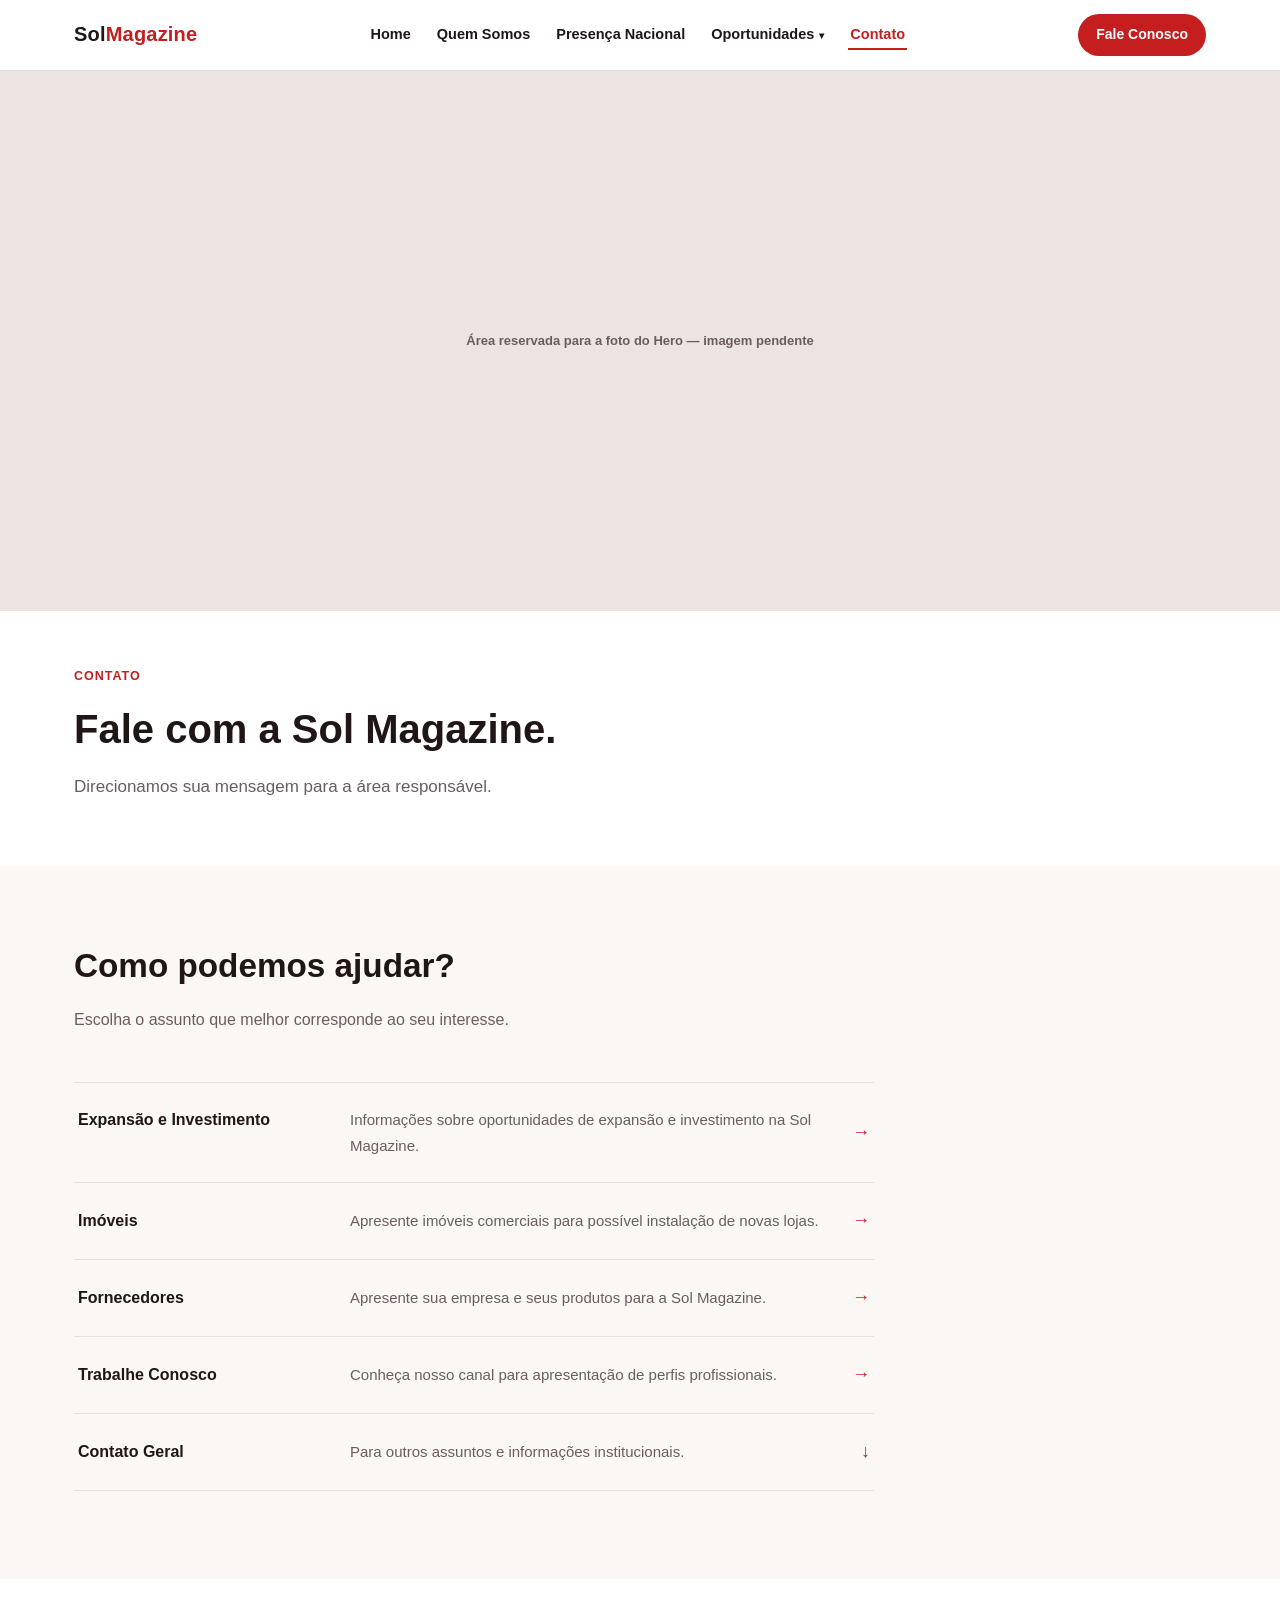
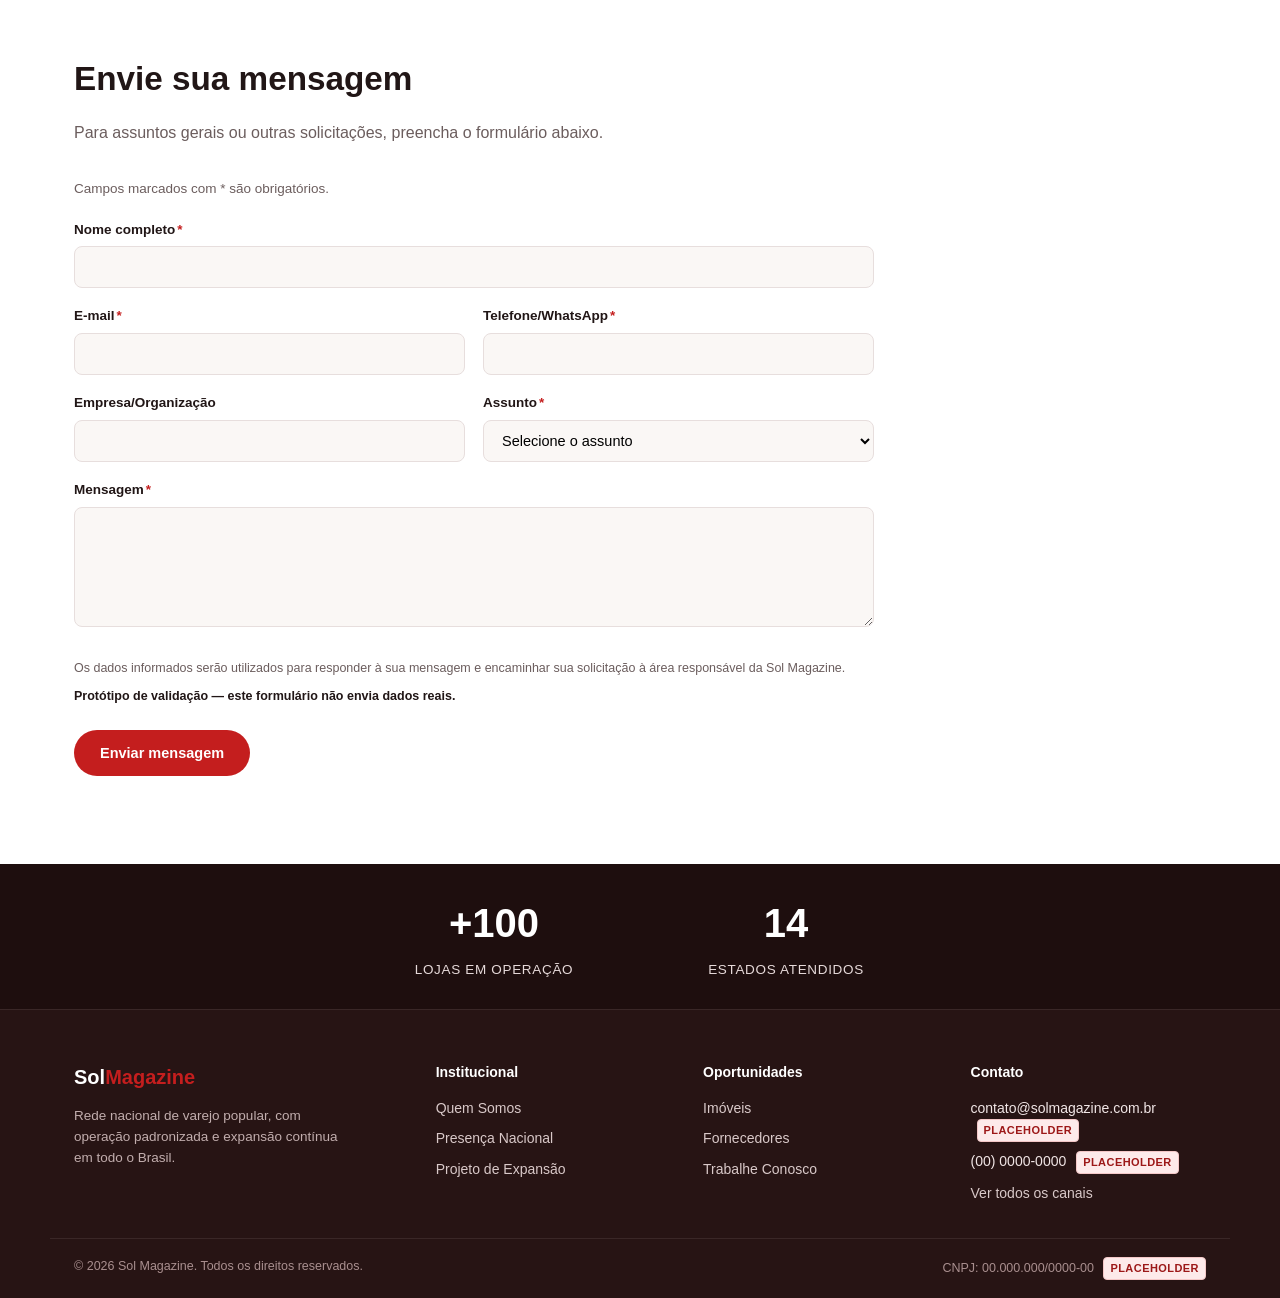
<file: contato.html>
<!DOCTYPE html>
<html lang="pt-BR">
<head>
<meta charset="UTF-8">
<meta name="viewport" content="width=device-width, initial-scale=1.0">
<title>Contato | Sol Magazine</title>
<link rel="stylesheet" href="styles.css">
<style>
/* ===== CONTATO — CSS SCOPED ===== */

/* ----- Hero: bloco fotográfico ----- */
/* PENDENTE: fotografia real do Hero ainda não definida.
   Ao receber os assets, aplicar background-image em cada faixa abaixo
   (desktop / tablet / mobile), definir background-position conforme a foto
   e remover a área neutra. */
#hero-contato-foto {
  width: 100%;
  height: 540px;
  background-color: #ece4e2;
  background-size: cover;
  background-repeat: no-repeat;
  display: flex;
  align-items: center;
  justify-content: center;
}
/* Tablet: 481px–1024px */
@media (min-width: 481px) and (max-width: 1024px) {
  #hero-contato-foto { height: 440px; }
}
/* Mobile: até 480px */
@media (max-width: 480px) {
  #hero-contato-foto { height: 460px; }
}
.ct-foto-pendente {
  margin: 0;
  padding: 0 24px;
  font-size: 13px;
  font-weight: 600;
  color: var(--texto-claro);
  text-align: center;
}

/* ----- Hero: bloco editorial ----- */
#hero-contato-editorial {
  background: #fff;
  padding: 56px 0 64px;
}
#hero-contato-editorial .ct-editorial-inner { max-width: 680px; }
#hero-contato-editorial .section-eyebrow {
  display: block;
  margin-bottom: 20px;
}
#hero-contato-editorial h1 {
  font-size: clamp(26px, 3.2vw, 40px);
  line-height: 1.18;
  color: var(--texto);
  margin: 0 0 20px;
}
#hero-contato-editorial p {
  font-size: 17px;
  line-height: 1.7;
  color: var(--texto-claro);
  margin: 0;
}
@media (max-width: 768px) {
  #hero-contato-editorial { padding: 40px 0 48px; }
  #hero-contato-editorial h1 { font-size: clamp(22px, 5vw, 30px); }
  #hero-contato-editorial p { font-size: 15px; }
}

/* ----- Seções (canais e formulário) ----- */
#canais-contato,
#formulario-contato { padding-top: 80px; padding-bottom: 88px; }
#formulario-contato { scroll-margin-top: 64px; }
/* Mesmo eixo esquerdo do Hero editorial em todas as larguras */
.ct-wrap { max-width: 800px; }
.ct-head { max-width: 680px; }
.ct-h2 {
  font-size: clamp(22px, 2.6vw, 34px);
  line-height: 1.2;
  color: var(--texto);
  margin: 0 0 20px;
}
.ct-intro {
  font-size: 16px;
  line-height: 1.75;
  color: var(--texto-claro);
  margin: 0;
}

/* ----- Canais de contato: lista de direcionamento ----- */
.ct-canais {
  list-style: none;
  margin: 48px 0 0;
  padding: 0;
  border-top: 1px solid var(--borda);
}
.ct-canal a {
  display: flex;
  align-items: center;
  gap: 24px;
  padding: 24px 4px;
  border-bottom: 1px solid var(--borda);
  transition: background .15s;
}
.ct-canal-corpo {
  flex: 1;
  min-width: 0;
  display: grid;
  grid-template-columns: minmax(0, 240px) minmax(0, 1fr);
  column-gap: 32px;
  align-items: baseline;
}
.ct-canal-titulo {
  font-size: 16px;
  font-weight: 700;
  line-height: 1.35;
  color: var(--texto);
  margin: 0;
  transition: color .15s;
}
.ct-canal-texto {
  font-size: 15px;
  line-height: 1.7;
  color: var(--texto-claro);
  margin: 0;
}
.ct-canal-seta {
  flex-shrink: 0;
  font-size: 18px;
  font-weight: 700;
  color: var(--vermelho);
  transition: transform .15s;
}
.ct-canal a:hover .ct-canal-titulo { color: var(--vermelho); }
.ct-canal a:hover .ct-canal-seta { transform: translateX(4px); }
.ct-canal a:focus-visible {
  outline: 2px solid var(--vermelho);
  outline-offset: 2px;
}

/* ----- Formulário ----- */
.ct-obrigatorios {
  font-size: 13.5px;
  color: var(--texto-claro);
  margin: 32px 0 20px;
}
#formulario-contato .form-grid { grid-template-columns: repeat(2, minmax(0, 1fr)); }
#formulario-contato .form-field { min-width: 0; }
#formulario-contato .form-field input,
#formulario-contato .form-field select,
#formulario-contato .form-field textarea {
  width: 100%;
  min-width: 0;
  min-height: 42px;
}
#formulario-contato .form-field textarea { min-height: 0; resize: vertical; }
.ct-req { color: var(--vermelho); margin-left: 2px; }
.ct-erro {
  font-size: 12.5px;
  font-weight: 600;
  color: var(--vermelho-escuro);
  margin: 0;
}
.ct-erro[hidden] { display: none; }

/* Orientação contextual por assunto */
.ct-orientacao {
  grid-column: 1 / -1;
  background: var(--bg-claro);
  border-left: 3px solid var(--vermelho);
  border-radius: 0 8px 8px 0;
  padding: 14px 18px;
  font-size: 14px;
  line-height: 1.6;
  color: var(--texto);
}
.ct-orientacao[hidden] { display: none; }
.ct-orientacao p { margin: 0; }
.ct-orientacao a {
  font-weight: 700;
  color: var(--vermelho);
  text-decoration: underline;
  text-underline-offset: 2px;
}
.ct-orientacao a:hover { color: var(--vermelho-escuro); }

/* Envio */
.ct-acoes { margin-top: 32px; }
.ct-privacidade {
  font-size: 12.5px;
  color: var(--texto-claro);
  margin: 0;
}
#formulario-contato .form-note {
  font-weight: 600;
  color: var(--texto);
  margin: 8px 0 0;
}
.ct-acoes .btn { margin-top: 24px; }
.form-success p { margin: 0; }

/* Tablet: 769px–1024px */
@media (min-width: 769px) and (max-width: 1024px) {
  .ct-canal-corpo { grid-template-columns: minmax(0, 200px) minmax(0, 1fr); column-gap: 24px; }
}
/* Mobile: até 768px */
@media (max-width: 768px) {
  #canais-contato,
  #formulario-contato { padding-top: 56px; padding-bottom: 64px; }
  .ct-h2 { font-size: clamp(20px, 4.5vw, 28px); }
  .ct-intro { font-size: 15px; }
  .ct-canais { margin-top: 36px; }
  .ct-canal a { padding: 20px 2px 22px; gap: 16px; }
  .ct-canal-corpo { grid-template-columns: minmax(0, 1fr); row-gap: 6px; }
  .ct-canal-texto { font-size: 14.5px; }
  #formulario-contato .form-grid { grid-template-columns: minmax(0, 1fr); }
  #formulario-contato .ct-acoes .btn { display: block; width: 100%; padding: 15px 24px; }
}
@media (max-width: 480px) {
  #canais-contato,
  #formulario-contato { padding-top: 48px; padding-bottom: 56px; }
}
</style>
</head>
<body>

  <header class="site-header">
    <div class="nav-wrap">
      <a href="index.html" class="logo">Sol<span>Magazine</span></a>
      <nav>
        <ul class="nav-links">
          <li><a href="index.html">Home</a></li>
          <li><a href="quem-somos.html">Quem Somos</a></li>
          <li><a href="presenca-nacional.html">Presença Nacional</a></li>
          <li class="has-dropdown">
            <a href="#" class="dropdown-toggle">Oportunidades</a>
            <ul class="dropdown-menu">
              <li><a href="expansao.html">Expansão</a></li>
              <li><a href="imoveis.html">Imóveis</a></li>
              <li><a href="fornecedores.html">Fornecedores</a></li>
              <li><a href="trabalhe-conosco.html">Trabalhe Conosco</a></li>
            </ul>
          </li>
          <li><a href="contato.html">Contato</a></li>
        </ul>
      </nav>
      <a href="contato.html" class="nav-cta">Fale Conosco</a>
      <button class="menu-toggle" aria-label="Abrir menu">&#9776;</button>
    </div>
  </header>

  <main>
    <!-- HERO: bloco fotográfico — área neutra provisória (fotografia real pendente) -->
    <div id="hero-contato-foto" aria-hidden="true">
      <p class="ct-foto-pendente">Área reservada para a foto do Hero — imagem pendente</p>
    </div>

    <!-- HERO: bloco editorial -->
    <section id="hero-contato-editorial">
      <div class="container">
        <div class="ct-editorial-inner">
          <span class="section-eyebrow">Contato</span>
          <h1>Fale com a Sol Magazine.</h1>
          <p>Direcionamos sua mensagem para a área responsável.</p>
        </div>
      </div>
    </section>

    <!-- CANAIS DE CONTATO -->
    <section class="section-tinted" id="canais-contato">
      <div class="container">
        <div class="ct-wrap">
          <div class="ct-head">
            <h2 class="ct-h2">Como podemos ajudar?</h2>
            <p class="ct-intro">Escolha o assunto que melhor corresponde ao seu interesse.</p>
          </div>
          <ul class="ct-canais">
            <li class="ct-canal">
              <a href="expansao.html">
                <div class="ct-canal-corpo">
                  <h3 class="ct-canal-titulo">Expansão e Investimento</h3>
                  <p class="ct-canal-texto">Informações sobre oportunidades de expansão e investimento na Sol Magazine.</p>
                </div>
                <span class="ct-canal-seta" aria-hidden="true">&rarr;</span>
              </a>
            </li>
            <li class="ct-canal">
              <a href="imoveis.html">
                <div class="ct-canal-corpo">
                  <h3 class="ct-canal-titulo">Imóveis</h3>
                  <p class="ct-canal-texto">Apresente imóveis comerciais para possível instalação de novas lojas.</p>
                </div>
                <span class="ct-canal-seta" aria-hidden="true">&rarr;</span>
              </a>
            </li>
            <li class="ct-canal">
              <a href="fornecedores.html">
                <div class="ct-canal-corpo">
                  <h3 class="ct-canal-titulo">Fornecedores</h3>
                  <p class="ct-canal-texto">Apresente sua empresa e seus produtos para a Sol Magazine.</p>
                </div>
                <span class="ct-canal-seta" aria-hidden="true">&rarr;</span>
              </a>
            </li>
            <li class="ct-canal">
              <a href="trabalhe-conosco.html">
                <div class="ct-canal-corpo">
                  <h3 class="ct-canal-titulo">Trabalhe Conosco</h3>
                  <p class="ct-canal-texto">Conheça nosso canal para apresentação de perfis profissionais.</p>
                </div>
                <span class="ct-canal-seta" aria-hidden="true">&rarr;</span>
              </a>
            </li>
            <li class="ct-canal">
              <a href="#formulario-contato">
                <div class="ct-canal-corpo">
                  <h3 class="ct-canal-titulo">Contato Geral</h3>
                  <p class="ct-canal-texto">Para outros assuntos e informações institucionais.</p>
                </div>
                <span class="ct-canal-seta" aria-hidden="true">&darr;</span>
              </a>
            </li>
          </ul>
        </div>
      </div>
    </section>

    <!-- FORMULÁRIO DE CONTATO -->
    <section class="section-alt" id="formulario-contato">
      <div class="container">
        <div class="ct-wrap">
          <div class="ct-head">
            <h2 class="ct-h2">Envie sua mensagem</h2>
            <p class="ct-intro">Para assuntos gerais ou outras solicitações, preencha o formulário abaixo.</p>
          </div>
          <div class="ct-form-corpo">
            <form data-prototype-form id="ct-mensagem">
              <p class="ct-obrigatorios">Campos marcados com * são obrigatórios.</p>
              <div class="form-grid">
                <div class="form-field full"><label for="ct-nome">Nome completo<span class="ct-req" aria-hidden="true">*</span></label><input id="ct-nome" name="nome_completo" type="text" autocomplete="name" required></div>
                <div class="form-field"><label for="ct-email">E-mail<span class="ct-req" aria-hidden="true">*</span></label><input id="ct-email" name="email" type="email" autocomplete="email" required aria-describedby="ct-email-erro"><p class="ct-erro" id="ct-email-erro" hidden>Informe um e-mail válido.</p></div>
                <div class="form-field"><label for="ct-telefone">Telefone/WhatsApp<span class="ct-req" aria-hidden="true">*</span></label><input id="ct-telefone" name="telefone_whatsapp" type="tel" inputmode="tel" autocomplete="tel-national" required aria-describedby="ct-telefone-erro"><p class="ct-erro" id="ct-telefone-erro" hidden>Informe um telefone válido com DDD.</p></div>
                <div class="form-field"><label for="ct-empresa">Empresa/Organização</label><input id="ct-empresa" name="empresa_organizacao" type="text" autocomplete="organization"></div>
                <div class="form-field"><label for="ct-assunto">Assunto<span class="ct-req" aria-hidden="true">*</span></label>
                  <select id="ct-assunto" name="assunto" required aria-describedby="ct-orientacao">
                    <option value="">Selecione o assunto</option>
                    <option>Contato Geral</option>
                    <option>Expansão e Investimento</option>
                    <option>Imóveis</option>
                    <option>Fornecedores</option>
                    <option>Trabalhe Conosco</option>
                  </select>
                </div>
                <div class="ct-orientacao" id="ct-orientacao" aria-live="polite" hidden>
                  <p>Para este assunto, você também pode utilizar nossa página específica: <a id="ct-orientacao-link"></a>. Ou, se preferir, continue por este formulário.</p>
                </div>
                <div class="form-field full"><label for="ct-mensagem-texto">Mensagem<span class="ct-req" aria-hidden="true">*</span></label><textarea id="ct-mensagem-texto" name="mensagem" rows="6" required></textarea></div>
              </div>

              <div class="ct-acoes">
                <p class="ct-privacidade">Os dados informados serão utilizados para responder à sua mensagem e encaminhar sua solicitação à área responsável da Sol Magazine.</p>
                <p class="form-note">Protótipo de validação — este formulário não envia dados reais.</p>
                <button type="submit" class="btn btn-primary">Enviar mensagem</button>
              </div>
            </form>
            <div role="status" aria-live="polite">
              <div class="form-success">
                <!-- Mensagem homologada para a futura integração real (não usar enquanto o envio for simulado):
                     "Mensagem registrada neste formulário. Suas informações serão encaminhadas à equipe responsável." -->
                <p>Simulação concluída. Nenhuma informação foi enviada.</p>
              </div>
            </div>
          </div>
        </div>
      </div>
    </section>
  </main>

  <footer class="site-footer">
    <div class="footer-credibility">
      <div class="container">
        <div class="stats-bar">
          <div class="stat"><div class="stat-num">+100</div><div class="stat-label">Lojas em operação</div></div>
          <div class="stat"><div class="stat-num">14</div><div class="stat-label">Estados atendidos</div></div>
        </div>
      </div>
    </div>
    <div class="footer-main">
      <div class="container footer-grid">
        <div>
          <div class="footer-logo">Sol<span>Magazine</span></div>
          <p class="footer-desc">Rede nacional de varejo popular, com operação padronizada e expansão contínua em todo o Brasil.</p>
        </div>
        <div>
          <h4>Institucional</h4>
          <ul>
            <li><a href="quem-somos.html">Quem Somos</a></li>
            <li><a href="presenca-nacional.html">Presença Nacional</a></li>
            <li><a href="expansao.html">Projeto de Expansão</a></li>
          </ul>
        </div>
        <div>
          <h4>Oportunidades</h4>
          <ul>
            <li><a href="imoveis.html">Imóveis</a></li>
            <li><a href="fornecedores.html">Fornecedores</a></li>
            <li><a href="trabalhe-conosco.html">Trabalhe Conosco</a></li>
          </ul>
        </div>
        <div>
          <h4>Contato</h4>
          <ul>
            <li>contato@solmagazine.com.br <span class="placeholder-tag">placeholder</span></li>
            <li>(00) 0000-0000 <span class="placeholder-tag">placeholder</span></li>
            <li><a href="contato.html">Ver todos os canais</a></li>
          </ul>
        </div>
      </div>
    </div>
    <div class="container footer-bottom">
      <span>&copy; 2026 Sol Magazine. Todos os direitos reservados.</span>
      <span>CNPJ: 00.000.000/0000-00 <span class="placeholder-tag">placeholder</span></span>
    </div>
  </footer>
  <script src="script.js"></script>
  <script>
  // Formulário de contato (protótipo): e-mail, telefone, orientação por assunto e mensagem de sucesso
  (function () {
    var form = document.getElementById('ct-mensagem');
    if (!form) return;
    var sucesso = form.parentElement.querySelector('.form-success');
    var email = document.getElementById('ct-email');
    var emailErro = document.getElementById('ct-email-erro');
    var telefone = document.getElementById('ct-telefone');
    var telefoneErro = document.getElementById('ct-telefone-erro');
    var assunto = document.getElementById('ct-assunto');
    var orientacao = document.getElementById('ct-orientacao');
    var orientacaoLink = document.getElementById('ct-orientacao-link');

    // E-mail: além da validação nativa, exige domínio com ponto (ex.: nome@empresa.com.br)
    var FORMATO_EMAIL = /^[^\s@]+@[^\s@]+\.[^\s@]+$/;
    function validarEmail() {
      var invalido = email.value !== '' && !FORMATO_EMAIL.test(email.value);
      email.setCustomValidity(invalido ? 'Informe um e-mail válido.' : '');
      if (email.validity.valid || email.value === '') emailErro.hidden = true;
    }
    email.addEventListener('input', validarEmail);
    email.addEventListener('blur', function () {
      if (!email.validity.valid && email.value !== '') emailErro.hidden = false;
    });
    email.addEventListener('invalid', function () {
      if (email.value !== '') emailErro.hidden = false;
    });

    // Telefone: máscara (00) 0000-0000 ou (00) 00000-0000 durante a digitação
    function mascararTelefone(valor) {
      var d = valor.replace(/\D/g, '').slice(0, 11);
      if (d.length > 10) return d.replace(/^(\d{2})(\d{5})(\d{4})$/, '($1) $2-$3');
      if (d.length > 6) return d.replace(/^(\d{2})(\d{4})(\d{0,4})$/, '($1) $2-$3');
      if (d.length > 2) return d.replace(/^(\d{2})(\d{0,4})$/, '($1) $2');
      if (d.length > 0) return d.replace(/^(\d{0,2})$/, '($1');
      return '';
    }
    // Telefone completo: 10 (fixo) ou 11 (celular) dígitos, incluindo o DDD
    function validarTelefone() {
      var digitos = telefone.value.replace(/\D/g, '').length;
      var invalido = digitos > 0 && (digitos < 10 || digitos > 11);
      telefone.setCustomValidity(invalido ? 'Informe um telefone válido com DDD.' : '');
      if (!invalido) telefoneErro.hidden = true;
    }
    telefone.addEventListener('input', function () {
      var formatado = mascararTelefone(telefone.value);
      if (formatado !== telefone.value) telefone.value = formatado;
      validarTelefone();
    });
    telefone.addEventListener('blur', function () {
      if (!telefone.validity.valid && telefone.value !== '') telefoneErro.hidden = false;
    });
    telefone.addEventListener('invalid', function () {
      if (telefone.value !== '') telefoneErro.hidden = false;
    });

    // Assunto: indica a página específica, quando existir, sem impedir o envio por este formulário
    var PAGINAS = {
      'Expansão e Investimento': { href: 'expansao.html', texto: 'Projeto de Expansão' },
      'Imóveis': { href: 'imoveis.html', texto: 'Imóveis' },
      'Fornecedores': { href: 'fornecedores.html', texto: 'Fornecedores' },
      'Trabalhe Conosco': { href: 'trabalhe-conosco.html', texto: 'Trabalhe Conosco' }
    };
    function atualizarOrientacao() {
      var pagina = PAGINAS[assunto.value];
      orientacao.hidden = !pagina;
      if (pagina) {
        orientacaoLink.href = pagina.href;
        orientacaoLink.textContent = pagina.texto;
      }
    }
    assunto.addEventListener('change', atualizarOrientacao);

    // Novo preenchimento oculta a mensagem de um envio anterior
    function ocultarSucesso() { if (sucesso) sucesso.classList.remove('show'); }
    form.addEventListener('input', ocultarSucesso);
    form.addEventListener('change', ocultarSucesso);

    // Após o reset (feito pelo envio simulado em script.js), restaura o estado inicial
    form.addEventListener('reset', function () {
      setTimeout(function () {
        validarEmail();
        validarTelefone();
        emailErro.hidden = true;
        telefoneErro.hidden = true;
        atualizarOrientacao();
      }, 0);
    });

    atualizarOrientacao();
  })();
  </script>
</body>
</html>
</file>
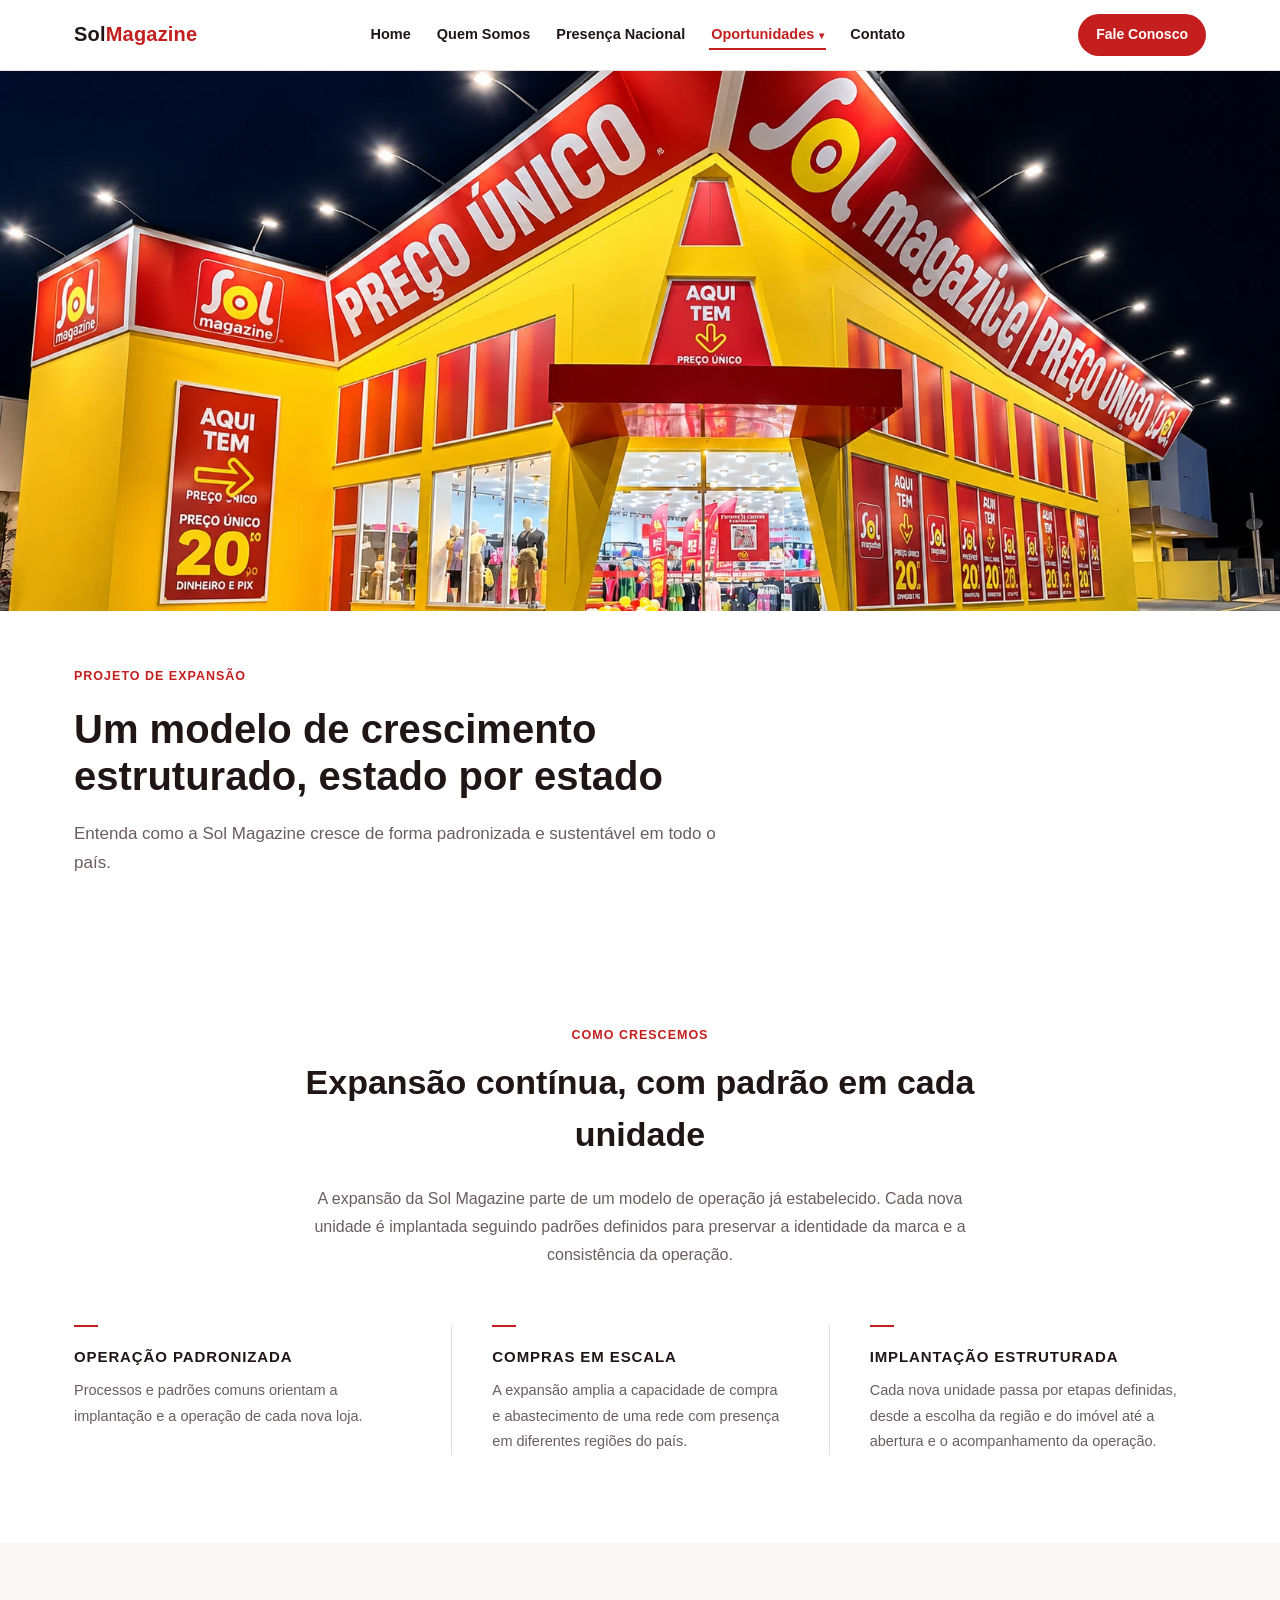
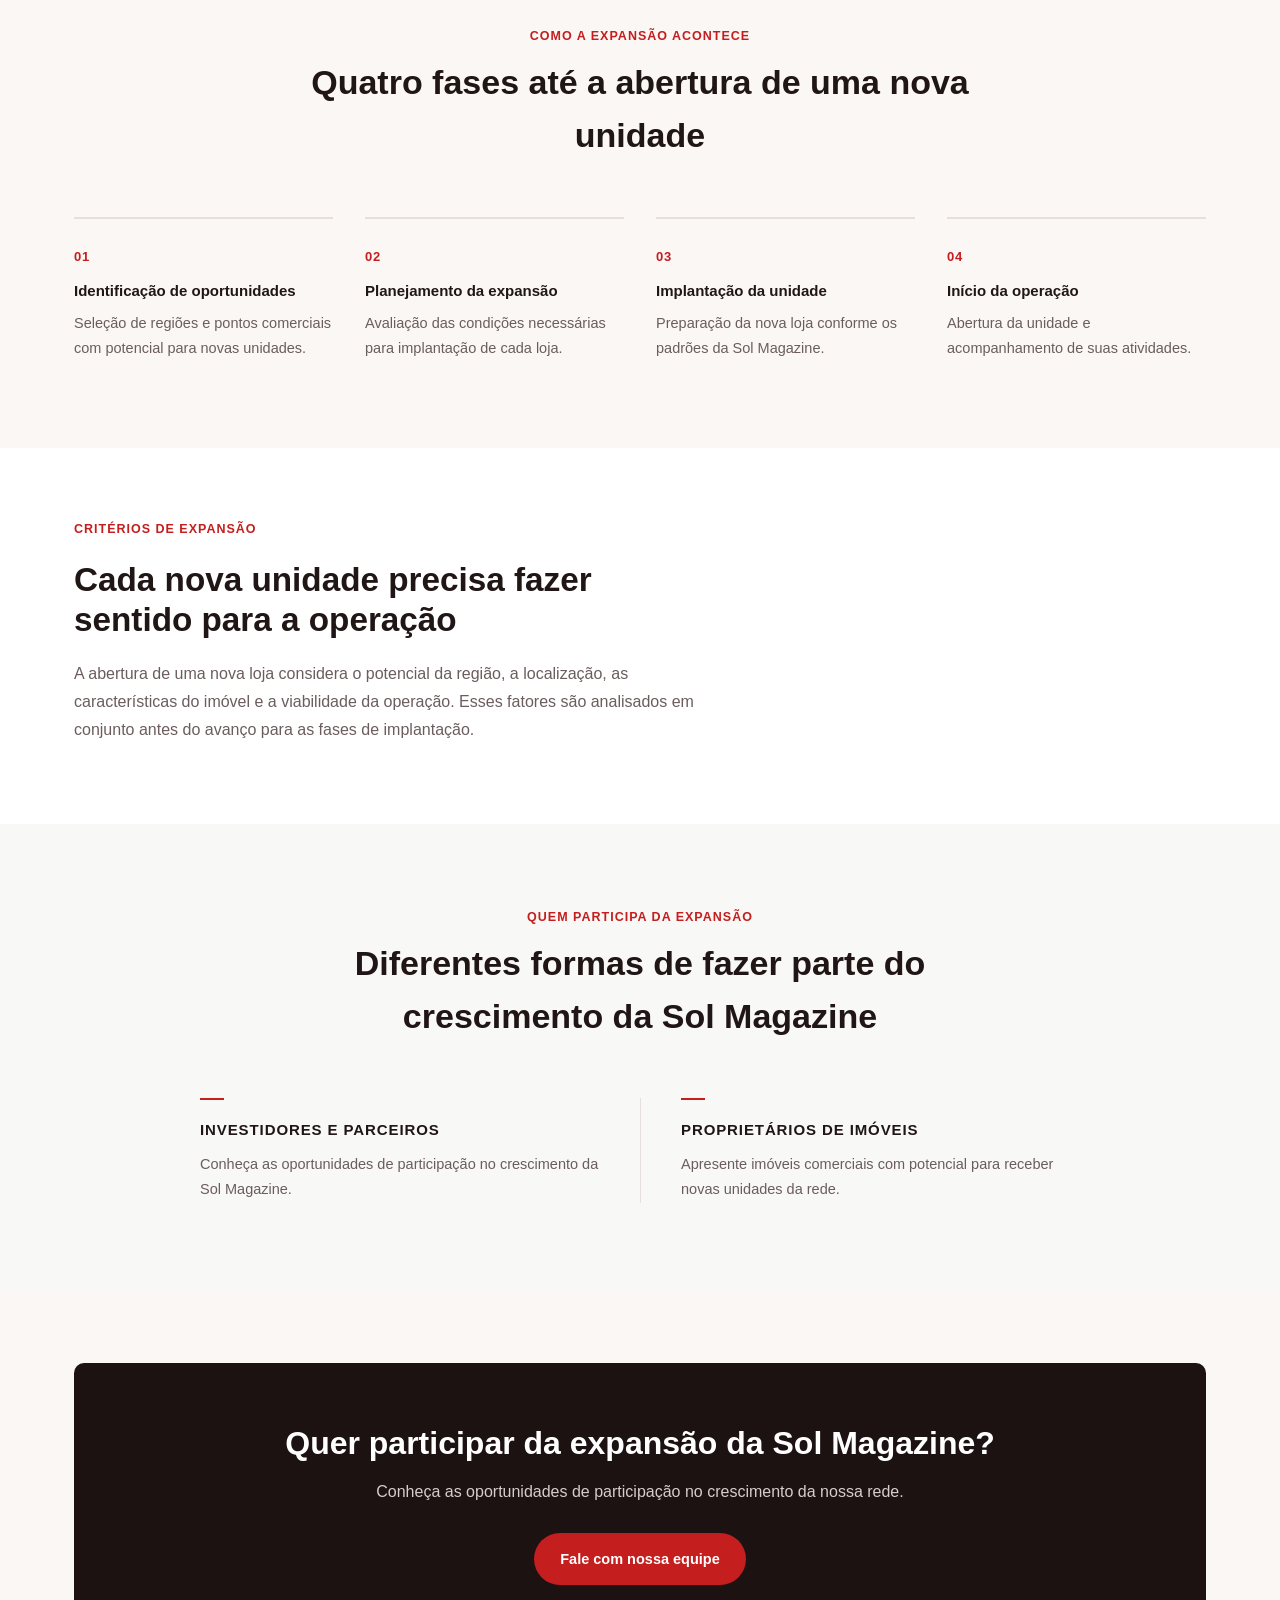
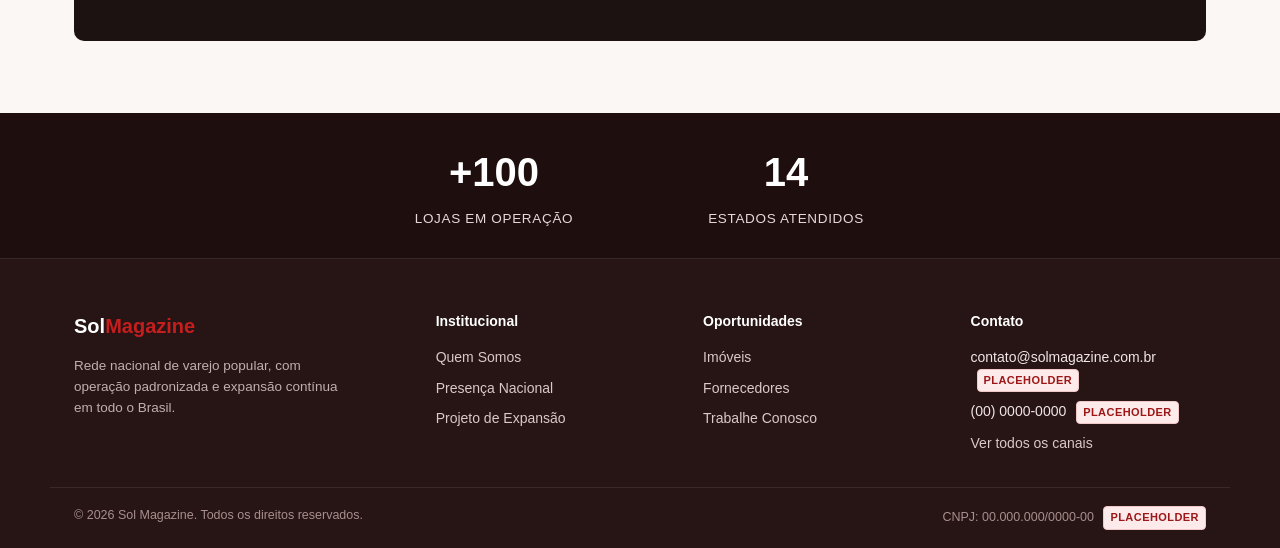
<file: expansao.html>
<!DOCTYPE html>
<html lang="pt-BR">
<head>
<meta charset="UTF-8">
<meta name="viewport" content="width=device-width, initial-scale=1.0">
<title>Expansão | Sol Magazine</title>
<link rel="stylesheet" href="styles.css">
<style>
/* ===== EXPANSÃO — Hero scoped ===== */

/* Bloco fotográfico */
#hero-expansao-foto {
  width: 100%;
  height: 540px;
  background-image: url('assets/images/hero-expansao-desktop.png');
  background-size: cover;
  background-position: center 35%;
  background-repeat: no-repeat;
}
@media (max-width: 768px) {
  #hero-expansao-foto {
    background-image: url('assets/images/hero-expansao-mobile.png');
    background-position: center center;
    height: 480px;
  }
}
@media (max-width: 480px) {
  #hero-expansao-foto {
    height: 460px;
  }
}

/* Bloco editorial */
#hero-expansao-editorial {
  background: #fff;
  padding: 56px 0 64px;
}
#hero-expansao-editorial .exp-editorial-inner {
  max-width: 680px;
}
#hero-expansao-editorial .section-eyebrow {
  display: block;
  margin-bottom: 20px;
}
#hero-expansao-editorial h1 {
  font-size: clamp(26px, 3.2vw, 40px);
  line-height: 1.18;
  color: var(--titulo);
  margin: 0 0 20px;
}
#hero-expansao-editorial p {
  font-size: 17px;
  line-height: 1.7;
  color: var(--texto-claro);
  margin: 0;
}
@media (max-width: 768px) {
  #hero-expansao-editorial {
    padding: 40px 0 48px;
  }
  #hero-expansao-editorial h1 {
    font-size: clamp(22px, 5vw, 30px);
  }
  #hero-expansao-editorial p {
    font-size: 15px;
  }
}

/* ===== COMO CRESCEMOS ===== */
#como-crescemos {
  padding-top: 80px;
  padding-bottom: 88px;
}
#como-crescemos .section-head {
  margin-bottom: 24px;
}
#como-crescemos .cc-intro {
  max-width: 660px;
  font-size: 16px;
  line-height: 1.75;
  color: var(--texto-claro);
  margin: 0 auto;
  text-align: center;
}
.cc-fundamentos {
  display: grid;
  grid-template-columns: repeat(3, 1fr);
  gap: 0;
  margin-top: 56px;
}
.cc-item {
  padding: 0 40px;
}
.cc-item:first-child { padding-left: 0; }
.cc-item:last-child  { padding-right: 0; }
.cc-item + .cc-item  { border-left: 1px solid var(--borda); }
.cc-acento {
  width: 24px;
  height: 2px;
  background: var(--vermelho);
  margin-bottom: 20px;
}
.cc-titulo {
  font-size: 15px;
  font-weight: 800;
  text-transform: uppercase;
  letter-spacing: 0.06em;
  color: var(--titulo);
  margin: 0 0 12px;
  line-height: 1.3;
}
.cc-texto {
  font-size: 14.5px;
  color: var(--texto-claro);
  line-height: 1.75;
  margin: 0;
}
/* Tablet */
@media (max-width: 768px) {
  #como-crescemos {
    padding-top: 56px;
    padding-bottom: 64px;
  }
  .cc-fundamentos {
    grid-template-columns: 1fr;
    margin-top: 40px;
    gap: 0;
  }
  .cc-item {
    padding: 28px 0 0 0;
  }
  .cc-item:first-child { padding-top: 0; }
  .cc-item + .cc-item {
    border-left: none;
    border-top: 1px solid var(--borda);
  }
  .cc-item:last-child { padding-right: 0; }
}

/* ===== QUEM PARTICIPA DA EXPANSÃO ===== */
#quem-participa {
  padding-top: 80px;
  padding-bottom: 88px;
  background: #f8f8f6;
}
#quem-participa .section-head {
  margin-bottom: 56px;
  max-width: 640px;
}
.qp-grid {
  display: grid;
  grid-template-columns: repeat(2, 1fr);
  gap: 0;
  max-width: 880px;
  margin: 0 auto;
}
.qp-item {
  padding: 0 40px;
}
.qp-item:first-child { padding-left: 0; }
.qp-item:last-child  { padding-right: 0; }
.qp-item + .qp-item  { border-left: 1px solid var(--borda); }
.qp-acento {
  width: 24px;
  height: 2px;
  background: var(--vermelho);
  margin-bottom: 20px;
}
.qp-titulo {
  font-size: 15px;
  font-weight: 800;
  text-transform: uppercase;
  letter-spacing: 0.06em;
  color: var(--titulo);
  margin: 0 0 12px;
  line-height: 1.3;
}
.qp-texto {
  font-size: 14.5px;
  color: var(--texto-claro);
  line-height: 1.75;
  margin: 0;
}
@media (max-width: 768px) {
  #quem-participa {
    padding-top: 56px;
    padding-bottom: 64px;
  }
  #quem-participa .section-head { margin-bottom: 40px; }
  .qp-grid {
    grid-template-columns: 1fr;
    gap: 0;
  }
  .qp-item {
    padding: 28px 0 0 0;
  }
  .qp-item:first-child { padding-top: 0; }
  .qp-item + .qp-item {
    border-left: none;
    border-top: 1px solid var(--borda);
  }
  .qp-item:last-child { padding-right: 0; }
}

/* ===== CRITÉRIOS DE EXPANSÃO ===== */
#criterios-expansao {
  padding-top: 72px;
  padding-bottom: 80px;
  background: #fff;
}
.ce-inner {
  max-width: 640px;
}
.ce-inner .section-eyebrow {
  display: block;
  margin-bottom: 20px;
}
.ce-titulo {
  font-size: clamp(22px, 2.6vw, 34px);
  line-height: 1.2;
  color: var(--titulo);
  margin: 0 0 20px;
}
.ce-texto {
  font-size: 16px;
  line-height: 1.75;
  color: var(--texto-claro);
  margin: 0;
}
@media (max-width: 768px) {
  #criterios-expansao {
    padding-top: 52px;
    padding-bottom: 60px;
  }
  .ce-titulo { font-size: clamp(20px, 4.5vw, 28px); }
  .ce-texto  { font-size: 15px; }
}
@media (max-width: 480px) {
  #criterios-expansao {
    padding-top: 44px;
    padding-bottom: 52px;
  }
}

/* ===== FASES DA EXPANSÃO ===== */
#fases-expansao {
  padding-top: 80px;
  padding-bottom: 88px;
}
#fases-expansao .section-head {
  margin-bottom: 56px;
}
.fx-grid {
  display: grid;
  grid-template-columns: repeat(4, minmax(0, 1fr));
  gap: 0 32px;
}
.fx-item {
  padding-top: 28px;
  border-top: 2px solid var(--borda);
}
.fx-num {
  display: block;
  font-size: 13px;
  font-weight: 800;
  color: var(--vermelho);
  letter-spacing: 0.06em;
  margin: 0 0 14px;
}
.fx-titulo {
  font-size: 15px;
  font-weight: 700;
  color: var(--titulo);
  margin: 0 0 10px;
  line-height: 1.3;
}
.fx-texto {
  font-size: 14.5px;
  color: var(--texto-claro);
  line-height: 1.7;
  margin: 0;
}
/* Tablet: 2 × 2 */
@media (max-width: 920px) {
  .fx-grid {
    grid-template-columns: repeat(2, minmax(0, 1fr));
    gap: 32px 28px;
  }
}
@media (max-width: 768px) {
  #fases-expansao {
    padding-top: 56px;
    padding-bottom: 64px;
  }
  #fases-expansao .section-head {
    margin-bottom: 40px;
  }
}
/* Mobile: 1 coluna */
@media (max-width: 480px) {
  .fx-grid {
    grid-template-columns: 1fr;
    gap: 24px;
  }
  .fx-item {
    padding-top: 20px;
  }
}
</style>
</head>
<body>

  <header class="site-header">
    <div class="nav-wrap">
      <a href="index.html" class="logo">Sol<span>Magazine</span></a>
      <nav>
        <ul class="nav-links">
          <li><a href="index.html">Home</a></li>
          <li><a href="quem-somos.html">Quem Somos</a></li>
          <li><a href="presenca-nacional.html">Presença Nacional</a></li>
          <li class="has-dropdown">
            <a href="#" class="dropdown-toggle">Oportunidades</a>
            <ul class="dropdown-menu">
              <li><a href="expansao.html">Expansão</a></li>
              <li><a href="imoveis.html">Imóveis</a></li>
              <li><a href="fornecedores.html">Fornecedores</a></li>
              <li><a href="trabalhe-conosco.html">Trabalhe Conosco</a></li>
            </ul>
          </li>
          <li><a href="contato.html">Contato</a></li>
        </ul>
      </nav>
      <a href="contato.html" class="nav-cta">Fale Conosco</a>
      <button class="menu-toggle" aria-label="Abrir menu">&#9776;</button>
    </div>
  </header>

  <main>
    <!-- HERO: bloco fotográfico -->
    <div id="hero-expansao-foto" role="img" aria-label="Fachada noturna de loja Sol Magazine — Projeto de Expansão"></div>

    <!-- HERO: bloco editorial -->
    <section id="hero-expansao-editorial">
      <div class="container">
        <div class="exp-editorial-inner">
          <span class="section-eyebrow">Projeto de Expansão</span>
          <h1>Um modelo de crescimento estruturado, estado por estado</h1>
          <p>Entenda como a Sol Magazine cresce de forma padronizada e sustentável em todo o país.</p>
        </div>
      </div>
    </section>

    <!-- COMO CRESCEMOS -->
    <section class="section-alt" id="como-crescemos">
      <div class="container">
        <div class="section-head">
          <span class="section-eyebrow">Como Crescemos</span>
          <h2>Expansão contínua, com padrão em cada unidade</h2>
        </div>
        <p class="cc-intro">A expansão da Sol Magazine parte de um modelo de operação já estabelecido. Cada nova unidade é implantada seguindo padrões definidos para preservar a identidade da marca e a consistência da operação.</p>
        <div class="cc-fundamentos">
          <div class="cc-item">
            <div class="cc-acento"></div>
            <p class="cc-titulo">Operação padronizada</p>
            <p class="cc-texto">Processos e padrões comuns orientam a implantação e a operação de cada nova loja.</p>
          </div>
          <div class="cc-item">
            <div class="cc-acento"></div>
            <p class="cc-titulo">Compras em escala</p>
            <p class="cc-texto">A expansão amplia a capacidade de compra e abastecimento de uma rede com presença em diferentes regiões do país.</p>
          </div>
          <div class="cc-item">
            <div class="cc-acento"></div>
            <p class="cc-titulo">Implantação estruturada</p>
            <p class="cc-texto">Cada nova unidade passa por etapas definidas, desde a escolha da região e do imóvel até a abertura e o acompanhamento da operação.</p>
          </div>
        </div>
      </div>
    </section>

    <section id="fases-expansao">
      <div class="container">
        <div class="section-head">
          <span class="section-eyebrow">Como a Expansão Acontece</span>
          <h2>Quatro fases até a abertura de uma nova unidade</h2>
        </div>
        <div class="fx-grid">
          <div class="fx-item">
            <span class="fx-num">01</span>
            <p class="fx-titulo">Identificação de oportunidades</p>
            <p class="fx-texto">Seleção de regiões e pontos comerciais com potencial para novas unidades.</p>
          </div>
          <div class="fx-item">
            <span class="fx-num">02</span>
            <p class="fx-titulo">Planejamento da expansão</p>
            <p class="fx-texto">Avaliação das condições necessárias para implantação de cada loja.</p>
          </div>
          <div class="fx-item">
            <span class="fx-num">03</span>
            <p class="fx-titulo">Implantação da unidade</p>
            <p class="fx-texto">Preparação da nova loja conforme os padrões da Sol Magazine.</p>
          </div>
          <div class="fx-item">
            <span class="fx-num">04</span>
            <p class="fx-titulo">Início da operação</p>
            <p class="fx-texto">Abertura da unidade e acompanhamento de suas atividades.</p>
          </div>
        </div>
      </div>
    </section>

    <section id="criterios-expansao">
      <div class="container">
        <div class="ce-inner">
          <span class="section-eyebrow">Critérios de Expansão</span>
          <h2 class="ce-titulo">Cada nova unidade precisa fazer sentido para a operação</h2>
          <p class="ce-texto">A abertura de uma nova loja considera o potencial da região, a localização, as características do imóvel e a viabilidade da operação. Esses fatores são analisados em conjunto antes do avanço para as fases de implantação.</p>
        </div>
      </div>
    </section>

    <section id="quem-participa">
      <div class="container">
        <div class="section-head">
          <span class="section-eyebrow">Quem Participa da Expansão</span>
          <h2>Diferentes formas de fazer parte do crescimento da Sol Magazine</h2>
        </div>
        <div class="qp-grid">
          <div class="qp-item">
            <div class="qp-acento"></div>
            <p class="qp-titulo">Investidores e parceiros</p>
            <p class="qp-texto">Conheça as oportunidades de participação no crescimento da Sol Magazine.</p>
          </div>
          <div class="qp-item">
            <div class="qp-acento"></div>
            <p class="qp-titulo">Proprietários de imóveis</p>
            <p class="qp-texto">Apresente imóveis comerciais com potencial para receber novas unidades da rede.</p>
          </div>
        </div>
      </div>
    </section>

    <section class="section-tinted">
      <div class="container">
        <div class="cta-final">
          <h2>Quer participar da expansão da Sol Magazine?</h2>
          <p>Conheça as oportunidades de participação no crescimento da nossa rede.</p>
          <div class="cta-final-actions">
            <a href="contato.html" class="btn btn-primary">Fale com nossa equipe</a>
          </div>
        </div>
      </div>
    </section>
  </main>

  <footer class="site-footer">
    <div class="footer-credibility">
      <div class="container">
        <div class="stats-bar">
          <div class="stat"><div class="stat-num">+100</div><div class="stat-label">Lojas em operação</div></div>
          <div class="stat"><div class="stat-num">14</div><div class="stat-label">Estados atendidos</div></div>
        </div>
      </div>
    </div>
    <div class="footer-main">
      <div class="container footer-grid">
        <div>
          <div class="footer-logo">Sol<span>Magazine</span></div>
          <p class="footer-desc">Rede nacional de varejo popular, com operação padronizada e expansão contínua em todo o Brasil.</p>
        </div>
        <div>
          <h4>Institucional</h4>
          <ul>
            <li><a href="quem-somos.html">Quem Somos</a></li>
            <li><a href="presenca-nacional.html">Presença Nacional</a></li>
            <li><a href="expansao.html">Projeto de Expansão</a></li>
          </ul>
        </div>
        <div>
          <h4>Oportunidades</h4>
          <ul>
            <li><a href="imoveis.html">Imóveis</a></li>
            <li><a href="fornecedores.html">Fornecedores</a></li>
            <li><a href="trabalhe-conosco.html">Trabalhe Conosco</a></li>
          </ul>
        </div>
        <div>
          <h4>Contato</h4>
          <ul>
            <li>contato@solmagazine.com.br <span class="placeholder-tag">placeholder</span></li>
            <li>(00) 0000-0000 <span class="placeholder-tag">placeholder</span></li>
            <li><a href="contato.html">Ver todos os canais</a></li>
          </ul>
        </div>
      </div>
    </div>
    <div class="container footer-bottom">
      <span>&copy; 2026 Sol Magazine. Todos os direitos reservados.</span>
      <span>CNPJ: 00.000.000/0000-00 <span class="placeholder-tag">placeholder</span></span>
    </div>
  </footer>
  <script src="script.js"></script>
</body>
</html>
</file>
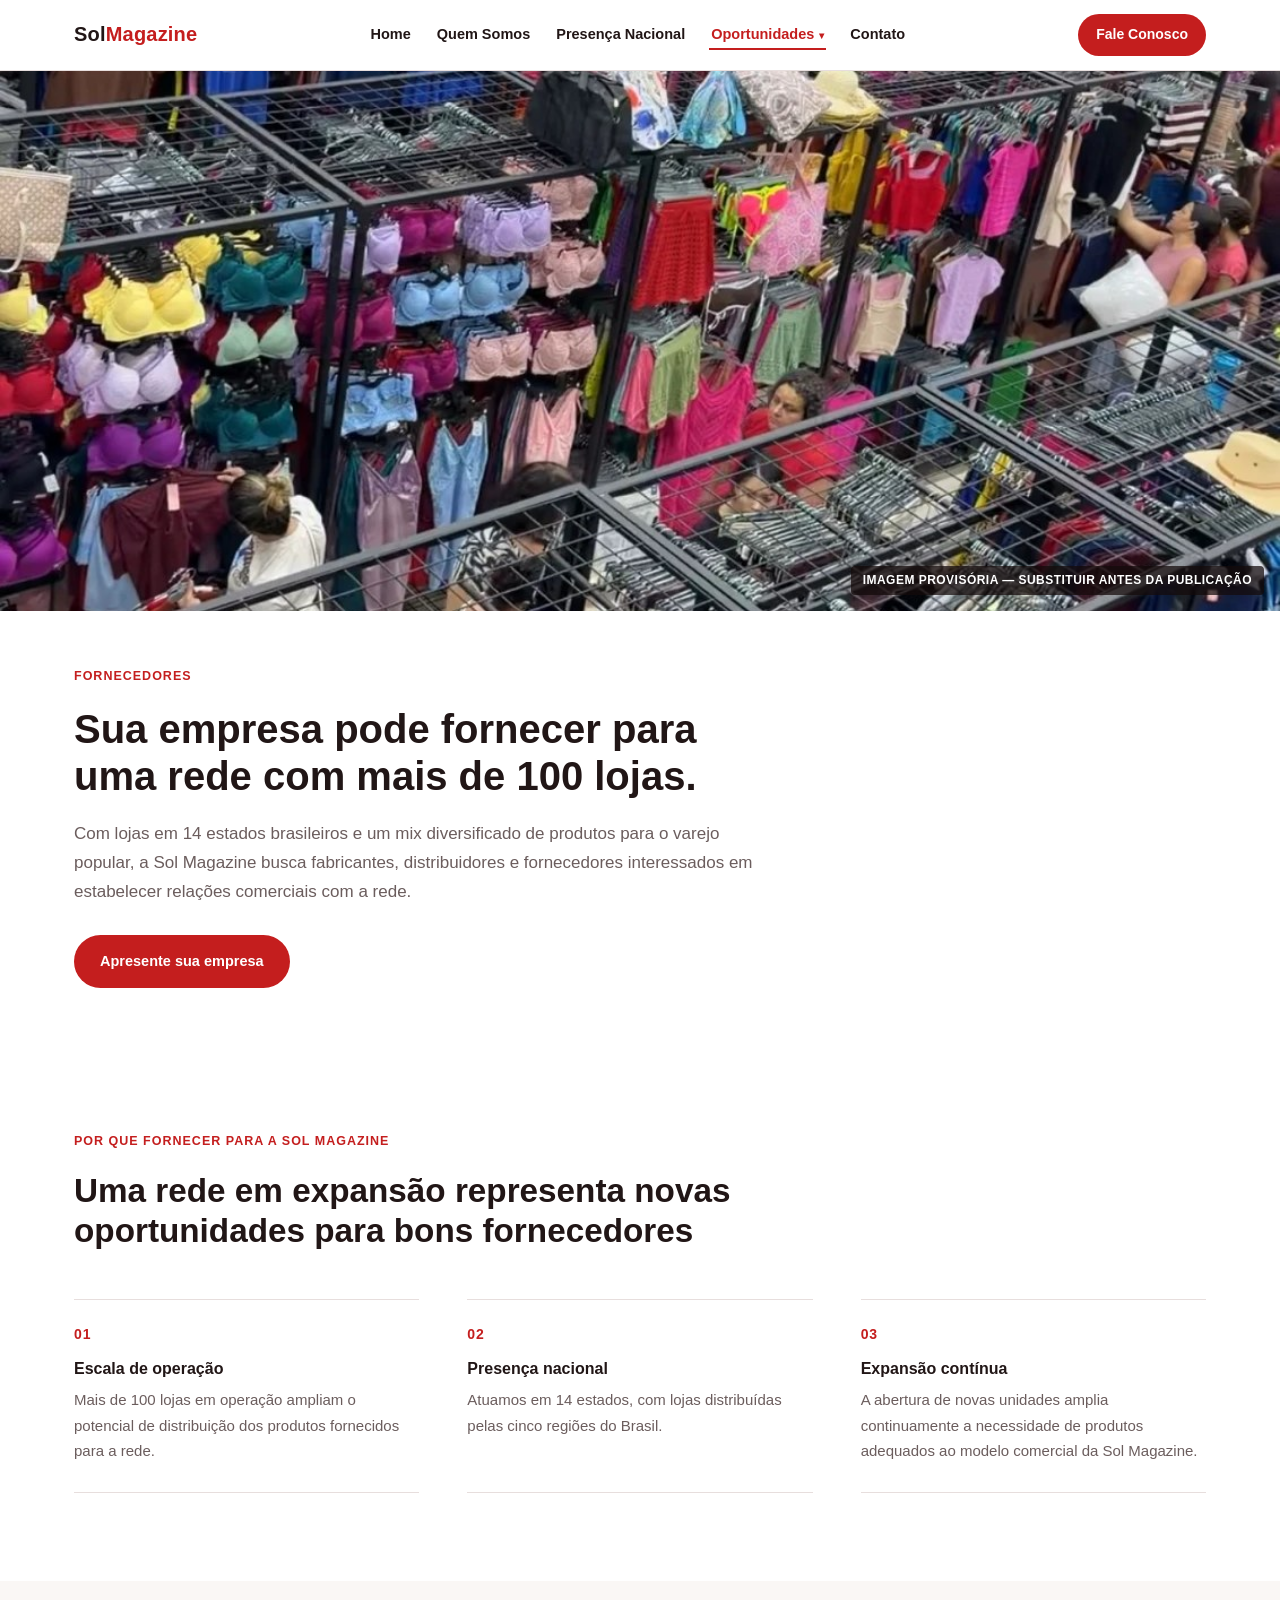
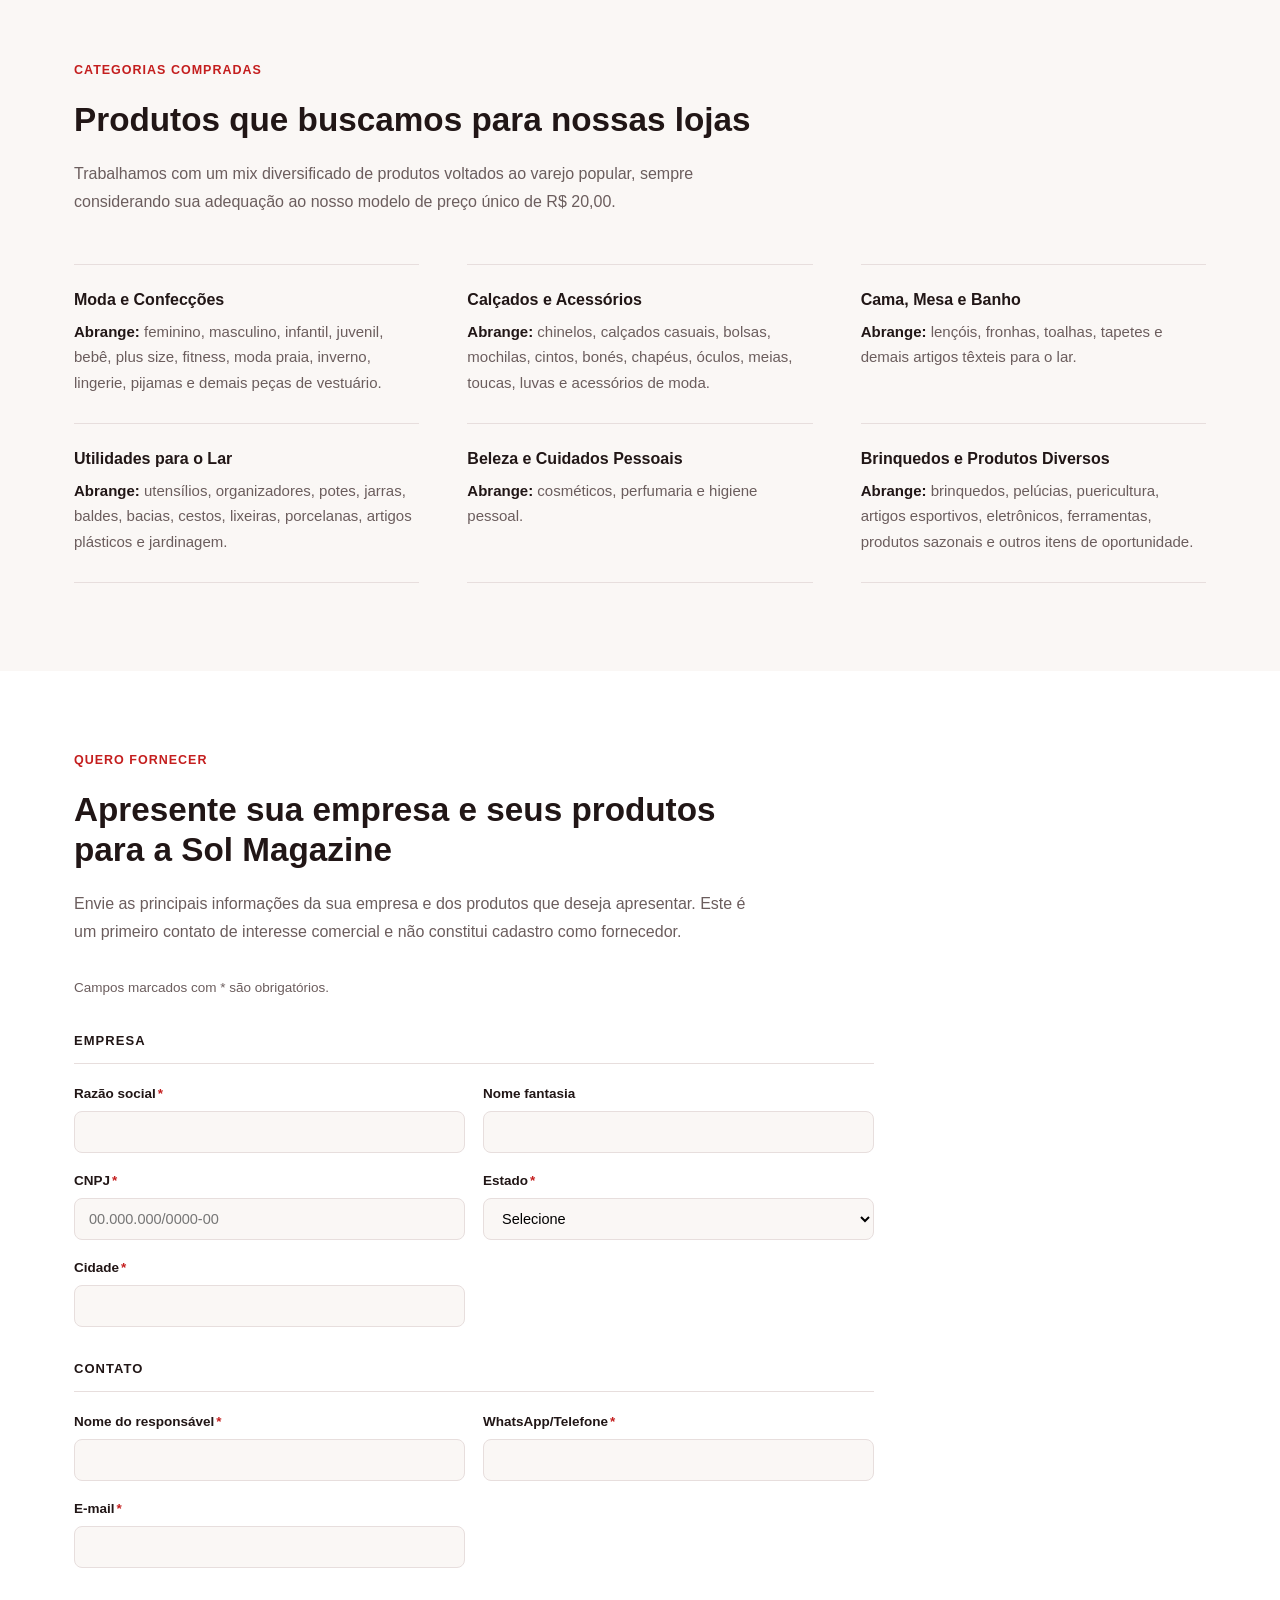
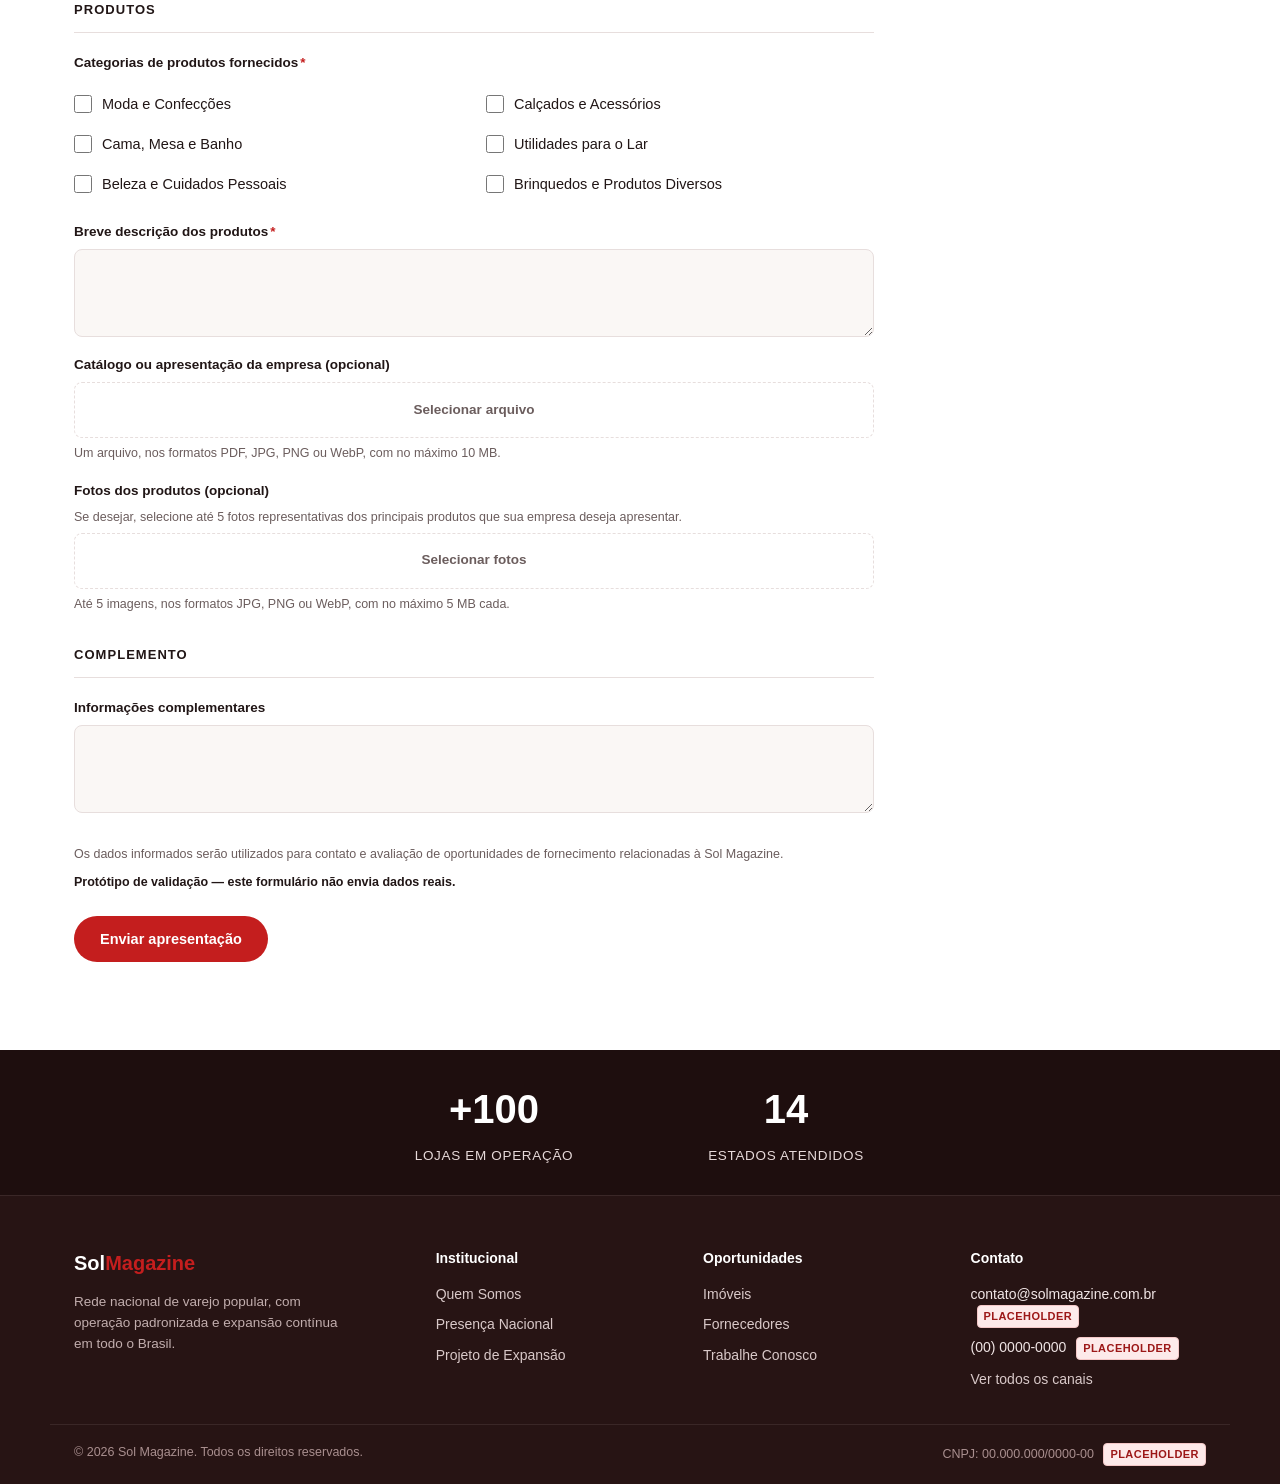
<file: fornecedores.html>
<!DOCTYPE html>
<html lang="pt-BR">
<head>
<meta charset="UTF-8">
<meta name="viewport" content="width=device-width, initial-scale=1.0">
<title>Fornecedores | Sol Magazine</title>
<link rel="stylesheet" href="styles.css">
<style>
/* ===== FORNECEDORES — CSS SCOPED ===== */

/* ----- Hero: bloco fotográfico ----- */
/* PROVISÓRIO: fotografia real enviada pelo gestor (IMG_8339), recortada abaixo do mezanino.
   Substituir antes da publicação e remover a tarja .fo-tarja-provisoria. */
#hero-fornecedores-foto {
  position: relative;
  width: 100%;
  height: 540px;
  background-color: #ece4e2;
  background-image: url('assets/images/hero-fornecedores-desktop.jpg');
  background-size: cover;
  background-position: center center;
  background-repeat: no-repeat;
}
/* Tablet: 481px–1024px */
@media (min-width: 481px) and (max-width: 1024px) {
  #hero-fornecedores-foto {
    background-image: url('assets/images/hero-fornecedores-tablet.jpg');
    height: 440px;
  }
}
/* Mobile: até 480px */
@media (max-width: 480px) {
  #hero-fornecedores-foto {
    background-image: url('assets/images/hero-fornecedores-mobile.jpg');
    height: 460px;
  }
}
/* Tarja de imagem provisória (elemento independente da fotografia) */
.fo-tarja-provisoria {
  position: absolute;
  right: 16px;
  bottom: 16px;
  max-width: calc(100% - 32px);
  padding: 6px 12px;
  border-radius: 4px;
  background: rgba(20, 10, 10, 0.72);
  color: #fff;
  font-size: 12px;
  font-weight: 700;
  letter-spacing: 0.04em;
  line-height: 1.4;
}
@media (max-width: 480px) {
  .fo-tarja-provisoria {
    right: 12px;
    bottom: 12px;
    max-width: calc(100% - 24px);
    font-size: 10.5px;
    padding: 5px 10px;
  }
}

/* ----- Hero: bloco editorial ----- */
#hero-fornecedores-editorial {
  background: #fff;
  padding: 56px 0 64px;
}
#hero-fornecedores-editorial .fo-editorial-inner { max-width: 680px; }
#hero-fornecedores-editorial .section-eyebrow {
  display: block;
  margin-bottom: 20px;
}
#hero-fornecedores-editorial h1 {
  font-size: clamp(26px, 3.2vw, 40px);
  line-height: 1.18;
  color: var(--texto);
  margin: 0 0 20px;
}
#hero-fornecedores-editorial p {
  font-size: 17px;
  line-height: 1.7;
  color: var(--texto-claro);
  margin: 0 0 28px;
}
@media (max-width: 768px) {
  #hero-fornecedores-editorial { padding: 40px 0 48px; }
  #hero-fornecedores-editorial h1 { font-size: clamp(22px, 5vw, 30px); }
  #hero-fornecedores-editorial p { font-size: 15px; }
  #hero-fornecedores-editorial .btn {
    display: block;
    text-align: center;
    padding: 15px 24px;
  }
}

/* ----- Seções editoriais (cabeçalho comum) ----- */
#por-que-fornecer,
#categorias-compradas { padding-top: 80px; padding-bottom: 88px; }
.fo-head { max-width: 680px; }
.fo-head .section-eyebrow {
  display: block;
  margin-bottom: 20px;
}
.fo-h2 {
  font-size: clamp(22px, 2.6vw, 34px);
  line-height: 1.2;
  color: var(--texto);
  margin: 0 0 20px;
}
.fo-head .fo-h2:last-child { margin-bottom: 0; }
.fo-intro {
  font-size: 16px;
  line-height: 1.75;
  color: var(--texto-claro);
  margin: 0;
}

/* ----- Listas editoriais (fundamentos e categorias) ----- */
.fo-lista {
  list-style: none;
  margin: 48px 0 0;
  padding: 0;
  display: grid;
  column-gap: 48px;
}
.fo-lista-3 { grid-template-columns: repeat(3, minmax(0, 1fr)); }
.fo-item {
  padding: 24px 0 28px;
  border-bottom: 1px solid var(--borda);
}
.fo-lista-3 .fo-item:nth-child(-n+3) { border-top: 1px solid var(--borda); }
.fo-num {
  display: block;
  font-size: 14px;
  font-weight: 800;
  letter-spacing: .06em;
  color: var(--vermelho);
  margin-bottom: 12px;
}
.fo-item-titulo {
  font-size: 16px;
  font-weight: 700;
  line-height: 1.35;
  color: var(--texto);
  margin: 0 0 8px;
}
.fo-item-texto {
  font-size: 15px;
  line-height: 1.7;
  color: var(--texto-claro);
  margin: 0;
}
.fo-abrange {
  font-weight: 600;
  color: var(--texto);
}
/* Tablet: 769px–1024px */
@media (min-width: 769px) and (max-width: 1024px) {
  .fo-lista-3 {
    grid-template-columns: repeat(2, minmax(0, 1fr));
    column-gap: 40px;
  }
  .fo-lista-3 .fo-item:nth-child(3) { border-top: none; }
}
/* Mobile: até 768px */
@media (max-width: 768px) {
  #por-que-fornecer,
  #categorias-compradas { padding-top: 56px; padding-bottom: 64px; }
  .fo-h2 { font-size: clamp(20px, 4.5vw, 28px); }
  .fo-intro { font-size: 15px; }
  .fo-lista-3 {
    grid-template-columns: minmax(0, 1fr);
    margin-top: 36px;
  }
  .fo-item { padding: 20px 0 22px; }
  .fo-lista-3 .fo-item:nth-child(2),
  .fo-lista-3 .fo-item:nth-child(3) { border-top: none; }
  .fo-item-texto { font-size: 14.5px; }
}
@media (max-width: 480px) {
  #por-que-fornecer,
  #categorias-compradas { padding-top: 48px; padding-bottom: 56px; }
}

/* ----- Formulário ----- */
#formulario { padding-top: 80px; padding-bottom: 88px; scroll-margin-top: 64px; }
.fo-form-wrap { max-width: 800px; margin: 0 auto; }
/* Desktop: mesmo eixo esquerdo das seções editoriais anteriores */
@media (min-width: 1025px) {
  .fo-form-wrap { margin-left: 0; }
}
.fo-form-head .section-eyebrow {
  display: block;
  margin-bottom: 20px;
}
.fo-form-intro {
  font-size: 16px;
  line-height: 1.75;
  color: var(--texto-claro);
  margin: 0;
  max-width: 680px;
}
.fo-obrigatorios {
  font-size: 13.5px;
  color: var(--texto-claro);
  margin: 32px 0 0;
}
.fo-grupo { margin-top: 32px; }
.fo-grupo-titulo {
  font-size: 13px;
  font-weight: 800;
  letter-spacing: .08em;
  text-transform: uppercase;
  color: var(--texto);
  margin: 0 0 20px;
  padding-bottom: 12px;
  border-bottom: 1px solid var(--borda);
}
#formulario .form-grid { grid-template-columns: repeat(2, minmax(0, 1fr)); }
#formulario .form-field { min-width: 0; }
#formulario .form-field input,
#formulario .form-field select,
#formulario .form-field textarea {
  width: 100%;
  min-width: 0;
  min-height: 42px;
}
#formulario .form-field textarea { min-height: 0; resize: vertical; }
.fo-req { color: var(--vermelho); margin-left: 2px; }
.fo-ajuda {
  font-size: 12.5px;
  line-height: 1.5;
  color: var(--texto-claro);
  margin: 0;
}
.fo-erro {
  font-size: 12.5px;
  font-weight: 600;
  color: var(--vermelho-escuro);
  margin: 0;
}
.fo-erro[hidden] { display: none; }

/* Categorias (seleção múltipla) */
.fo-checks {
  grid-column: 1 / -1;
  border: 0;
  margin: 0;
  padding: 0;
  min-width: 0;
}
.fo-checks legend {
  font-size: 13.5px;
  font-weight: 700;
  padding: 0;
  margin-bottom: 10px;
}
.fo-checks-opcoes {
  display: grid;
  grid-template-columns: repeat(2, minmax(0, 1fr));
  column-gap: 24px;
}
.fo-checks-opcoes label {
  display: flex;
  align-items: center;
  gap: 10px;
  min-height: 40px;
  font-size: 14.5px;
  cursor: pointer;
}
.fo-checks-opcoes input {
  flex-shrink: 0;
  width: 18px;
  height: 18px;
  margin: 0;
  accent-color: var(--vermelho);
}
.fo-checks-opcoes input:focus-visible {
  outline: 2px solid var(--vermelho);
  outline-offset: 2px;
}
.fo-checks .fo-erro { margin-top: 6px; }

/* Upload (simulado) */
.fo-upload {
  position: relative;
  display: flex;
  align-items: center;
  justify-content: center;
  min-height: 56px;
  border: 1px dashed var(--borda);
  border-radius: 8px;
  background: #fff;
  font-size: 14px;
  font-weight: 600;
  color: var(--texto-claro);
  cursor: pointer;
  text-align: center;
  padding: 14px;
}
.fo-upload:hover { border-color: var(--vermelho); color: var(--vermelho); }
.fo-upload:focus-within {
  outline: 2px solid var(--vermelho);
  outline-offset: 1px;
}
#formulario .fo-upload input[type="file"] {
  position: absolute;
  inset: 0;
  width: 100%;
  height: 100%;
  min-height: 0;
  opacity: 0;
  cursor: pointer;
  padding: 0;
  border: 0;
}
.fo-upload-nome {
  font-size: 12.5px;
  color: var(--texto);
  margin: 0;
  overflow-wrap: anywhere;
}
.fo-upload-nome:empty { display: none; }

/* Envio */
.fo-acoes { margin-top: 32px; }
.fo-privacidade {
  font-size: 12.5px;
  color: var(--texto-claro);
  margin: 0;
}
#formulario .form-note {
  font-weight: 600;
  color: var(--texto);
  margin: 8px 0 0;
}
.fo-acoes .btn { margin-top: 24px; }
.form-success p { margin: 0; }
.form-success p + p { margin-top: 6px; font-weight: 500; }
@media (max-width: 768px) {
  #formulario { padding-top: 56px; padding-bottom: 64px; }
  .fo-form-intro { font-size: 15px; }
  #formulario .form-grid { grid-template-columns: minmax(0, 1fr); }
  .fo-checks-opcoes { grid-template-columns: minmax(0, 1fr); }
  #formulario .fo-acoes .btn { display: block; width: 100%; padding: 15px 24px; }
}
@media (max-width: 480px) {
  #formulario { padding-top: 48px; padding-bottom: 56px; }
}
</style>
</head>
<body>

  <header class="site-header">
    <div class="nav-wrap">
      <a href="index.html" class="logo">Sol<span>Magazine</span></a>
      <nav>
        <ul class="nav-links">
          <li><a href="index.html">Home</a></li>
          <li><a href="quem-somos.html">Quem Somos</a></li>
          <li><a href="presenca-nacional.html">Presença Nacional</a></li>
          <li class="has-dropdown">
            <a href="#" class="dropdown-toggle">Oportunidades</a>
            <ul class="dropdown-menu">
              <li><a href="expansao.html">Expansão</a></li>
              <li><a href="imoveis.html">Imóveis</a></li>
              <li><a href="fornecedores.html">Fornecedores</a></li>
              <li><a href="trabalhe-conosco.html">Trabalhe Conosco</a></li>
            </ul>
          </li>
          <li><a href="contato.html">Contato</a></li>
        </ul>
      </nav>
      <a href="contato.html" class="nav-cta">Fale Conosco</a>
      <button class="menu-toggle" aria-label="Abrir menu">&#9776;</button>
    </div>
  </header>

  <main>
    <!-- HERO: bloco fotográfico — fotografia provisória; substituir antes da publicação -->
    <div id="hero-fornecedores-foto" role="img" aria-label="Interior de uma loja Sol Magazine com araras de roupas e acessórios">
      <span class="fo-tarja-provisoria">IMAGEM PROVISÓRIA — SUBSTITUIR ANTES DA PUBLICAÇÃO</span>
    </div>

    <!-- HERO: bloco editorial -->
    <section id="hero-fornecedores-editorial">
      <div class="container">
        <div class="fo-editorial-inner">
          <span class="section-eyebrow">Fornecedores</span>
          <h1>Sua empresa pode fornecer para uma rede com mais de 100 lojas.</h1>
          <p>Com lojas em 14 estados brasileiros e um mix diversificado de produtos para o varejo popular, a Sol Magazine busca fabricantes, distribuidores e fornecedores interessados em estabelecer relações comerciais com a rede.</p>
          <a href="#formulario" class="btn btn-primary">Apresente sua empresa</a>
        </div>
      </div>
    </section>

    <!-- POR QUE FORNECER PARA A SOL MAGAZINE -->
    <section class="section-alt" id="por-que-fornecer">
      <div class="container">
        <div class="fo-head">
          <span class="section-eyebrow">Por que fornecer para a Sol Magazine</span>
          <h2 class="fo-h2">Uma rede em expansão representa novas oportunidades para bons fornecedores</h2>
        </div>
        <ol class="fo-lista fo-lista-3">
          <li class="fo-item">
            <span class="fo-num">01</span>
            <h3 class="fo-item-titulo">Escala de operação</h3>
            <p class="fo-item-texto">Mais de 100 lojas em operação ampliam o potencial de distribuição dos produtos fornecidos para a rede.</p>
          </li>
          <li class="fo-item">
            <span class="fo-num">02</span>
            <h3 class="fo-item-titulo">Presença nacional</h3>
            <p class="fo-item-texto">Atuamos em 14 estados, com lojas distribuídas pelas cinco regiões do Brasil.</p>
          </li>
          <li class="fo-item">
            <span class="fo-num">03</span>
            <h3 class="fo-item-titulo">Expansão contínua</h3>
            <p class="fo-item-texto">A abertura de novas unidades amplia continuamente a necessidade de produtos adequados ao modelo comercial da Sol Magazine.</p>
          </li>
        </ol>
      </div>
    </section>

    <!-- CATEGORIAS COMPRADAS -->
    <section class="section-tinted" id="categorias-compradas">
      <div class="container">
        <div class="fo-head">
          <span class="section-eyebrow">Categorias compradas</span>
          <h2 class="fo-h2">Produtos que buscamos para nossas lojas</h2>
          <p class="fo-intro">Trabalhamos com um mix diversificado de produtos voltados ao varejo popular, sempre considerando sua adequação ao nosso modelo de preço único de R$ 20,00.</p>
        </div>
        <ul class="fo-lista fo-lista-3">
          <li class="fo-item">
            <h3 class="fo-item-titulo">Moda e Confecções</h3>
            <p class="fo-item-texto"><span class="fo-abrange">Abrange:</span> feminino, masculino, infantil, juvenil, bebê, plus size, fitness, moda praia, inverno, lingerie, pijamas e demais peças de vestuário.</p>
          </li>
          <li class="fo-item">
            <h3 class="fo-item-titulo">Calçados e Acessórios</h3>
            <p class="fo-item-texto"><span class="fo-abrange">Abrange:</span> chinelos, calçados casuais, bolsas, mochilas, cintos, bonés, chapéus, óculos, meias, toucas, luvas e acessórios de moda.</p>
          </li>
          <li class="fo-item">
            <h3 class="fo-item-titulo">Cama, Mesa e Banho</h3>
            <p class="fo-item-texto"><span class="fo-abrange">Abrange:</span> lençóis, fronhas, toalhas, tapetes e demais artigos têxteis para o lar.</p>
          </li>
          <li class="fo-item">
            <h3 class="fo-item-titulo">Utilidades para o Lar</h3>
            <p class="fo-item-texto"><span class="fo-abrange">Abrange:</span> utensílios, organizadores, potes, jarras, baldes, bacias, cestos, lixeiras, porcelanas, artigos plásticos e jardinagem.</p>
          </li>
          <li class="fo-item">
            <h3 class="fo-item-titulo">Beleza e Cuidados Pessoais</h3>
            <p class="fo-item-texto"><span class="fo-abrange">Abrange:</span> cosméticos, perfumaria e higiene pessoal.</p>
          </li>
          <li class="fo-item">
            <h3 class="fo-item-titulo">Brinquedos e Produtos Diversos</h3>
            <p class="fo-item-texto"><span class="fo-abrange">Abrange:</span> brinquedos, pelúcias, puericultura, artigos esportivos, eletrônicos, ferramentas, produtos sazonais e outros itens de oportunidade.</p>
          </li>
        </ul>
      </div>
    </section>

    <!-- QUERO FORNECER + FORMULÁRIO -->
    <section class="section-alt" id="formulario">
      <div class="container">
        <div class="fo-form-wrap">
          <div class="fo-form-head fo-head">
            <span class="section-eyebrow">Quero fornecer</span>
            <h2 class="fo-h2">Apresente sua empresa e seus produtos para a Sol Magazine</h2>
            <p class="fo-form-intro">Envie as principais informações da sua empresa e dos produtos que deseja apresentar. Este é um primeiro contato de interesse comercial e não constitui cadastro como fornecedor.</p>
          </div>
          <div class="fo-form-corpo">
            <form data-prototype-form id="fo-fornecedor">
              <p class="fo-obrigatorios">Campos marcados com * são obrigatórios.</p>

              <!-- A) EMPRESA -->
              <div class="fo-grupo" role="group" aria-labelledby="fo-grupo-empresa">
                <h3 class="fo-grupo-titulo" id="fo-grupo-empresa">Empresa</h3>
                <div class="form-grid">
                  <div class="form-field"><label for="fo-razao">Razão social<span class="fo-req" aria-hidden="true">*</span></label><input id="fo-razao" name="razao_social" type="text" autocomplete="organization" required></div>
                  <div class="form-field"><label for="fo-fantasia">Nome fantasia</label><input id="fo-fantasia" name="nome_fantasia" type="text"></div>
                  <div class="form-field"><label for="fo-cnpj">CNPJ<span class="fo-req" aria-hidden="true">*</span></label><input id="fo-cnpj" name="cnpj" type="text" inputmode="numeric" placeholder="00.000.000/0000-00" required aria-describedby="fo-cnpj-erro"><p class="fo-erro" id="fo-cnpj-erro" hidden>Informe o CNPJ completo, com 14 dígitos.</p></div>
                  <div class="form-field"><label for="fo-estado">Estado<span class="fo-req" aria-hidden="true">*</span></label>
                    <select id="fo-estado" name="estado" required>
                      <option value="">Selecione</option>
                      <option>AC</option>
                      <option>AL</option>
                      <option>AP</option>
                      <option>AM</option>
                      <option>BA</option>
                      <option>CE</option>
                      <option>DF</option>
                      <option>ES</option>
                      <option>GO</option>
                      <option>MA</option>
                      <option>MT</option>
                      <option>MS</option>
                      <option>MG</option>
                      <option>PA</option>
                      <option>PB</option>
                      <option>PR</option>
                      <option>PE</option>
                      <option>PI</option>
                      <option>RJ</option>
                      <option>RN</option>
                      <option>RS</option>
                      <option>RO</option>
                      <option>RR</option>
                      <option>SC</option>
                      <option>SP</option>
                      <option>SE</option>
                      <option>TO</option>
                    </select>
                  </div>
                  <div class="form-field"><label for="fo-cidade">Cidade<span class="fo-req" aria-hidden="true">*</span></label><input id="fo-cidade" name="cidade" type="text" autocomplete="address-level2" required></div>
                </div>
              </div>

              <!-- B) CONTATO -->
              <div class="fo-grupo" role="group" aria-labelledby="fo-grupo-contato">
                <h3 class="fo-grupo-titulo" id="fo-grupo-contato">Contato</h3>
                <div class="form-grid">
                  <div class="form-field"><label for="fo-responsavel">Nome do responsável<span class="fo-req" aria-hidden="true">*</span></label><input id="fo-responsavel" name="nome_responsavel" type="text" autocomplete="name" required></div>
                  <div class="form-field"><label for="fo-telefone">WhatsApp/Telefone<span class="fo-req" aria-hidden="true">*</span></label><input id="fo-telefone" name="whatsapp_telefone" type="tel" autocomplete="tel" required></div>
                  <div class="form-field"><label for="fo-email">E-mail<span class="fo-req" aria-hidden="true">*</span></label><input id="fo-email" name="email" type="email" autocomplete="email" required></div>
                </div>
              </div>

              <!-- C) PRODUTOS -->
              <div class="fo-grupo" role="group" aria-labelledby="fo-grupo-produtos">
                <h3 class="fo-grupo-titulo" id="fo-grupo-produtos">Produtos</h3>
                <div class="form-grid">
                  <fieldset class="fo-checks" aria-describedby="fo-categorias-erro">
                    <legend>Categorias de produtos fornecidos<span class="fo-req" aria-hidden="true">*</span></legend>
                    <div class="fo-checks-opcoes">
                      <label><input type="checkbox" name="categorias" value="Moda e Confecções"> Moda e Confecções</label>
                      <label><input type="checkbox" name="categorias" value="Calçados e Acessórios"> Calçados e Acessórios</label>
                      <label><input type="checkbox" name="categorias" value="Cama, Mesa e Banho"> Cama, Mesa e Banho</label>
                      <label><input type="checkbox" name="categorias" value="Utilidades para o Lar"> Utilidades para o Lar</label>
                      <label><input type="checkbox" name="categorias" value="Beleza e Cuidados Pessoais"> Beleza e Cuidados Pessoais</label>
                      <label><input type="checkbox" name="categorias" value="Brinquedos e Produtos Diversos"> Brinquedos e Produtos Diversos</label>
                    </div>
                    <p class="fo-erro" id="fo-categorias-erro" hidden>Selecione ao menos uma categoria.</p>
                  </fieldset>
                  <div class="form-field full"><label for="fo-descricao">Breve descrição dos produtos<span class="fo-req" aria-hidden="true">*</span></label><textarea id="fo-descricao" name="descricao_produtos" rows="4" required></textarea></div>
                  <div class="form-field full">
                    <label for="fo-catalogo">Catálogo ou apresentação da empresa (opcional)</label>
                    <label class="fo-upload">
                      <span aria-hidden="true">Selecionar arquivo</span>
                      <input id="fo-catalogo" name="catalogo_apresentacao" type="file" accept="application/pdf,image/jpeg,image/png,image/webp,.pdf,.jpg,.jpeg,.png,.webp" aria-describedby="fo-catalogo-regras fo-catalogo-nome fo-catalogo-erro">
                    </label>
                    <p class="fo-ajuda" id="fo-catalogo-regras">Um arquivo, nos formatos PDF, JPG, PNG ou WebP, com no máximo 10 MB.</p>
                    <p class="fo-upload-nome" id="fo-catalogo-nome" aria-live="polite"></p>
                    <p class="fo-erro" id="fo-catalogo-erro" aria-live="polite" hidden></p>
                  </div>
                  <div class="form-field full">
                    <label for="fo-fotos">Fotos dos produtos (opcional)</label>
                    <p class="fo-ajuda" id="fo-fotos-ajuda">Se desejar, selecione até 5 fotos representativas dos principais produtos que sua empresa deseja apresentar.</p>
                    <label class="fo-upload">
                      <span aria-hidden="true">Selecionar fotos</span>
                      <input id="fo-fotos" name="fotos_produtos" type="file" multiple accept="image/jpeg,image/png,image/webp,.jpg,.jpeg,.png,.webp" aria-describedby="fo-fotos-ajuda fo-fotos-regras fo-fotos-nome fo-fotos-erro">
                    </label>
                    <p class="fo-ajuda" id="fo-fotos-regras">Até 5 imagens, nos formatos JPG, PNG ou WebP, com no máximo 5 MB cada.</p>
                    <p class="fo-upload-nome" id="fo-fotos-nome" aria-live="polite"></p>
                    <p class="fo-erro" id="fo-fotos-erro" aria-live="polite" hidden></p>
                  </div>
                </div>
              </div>

              <!-- D) COMPLEMENTO -->
              <div class="fo-grupo" role="group" aria-labelledby="fo-grupo-complemento">
                <h3 class="fo-grupo-titulo" id="fo-grupo-complemento">Complemento</h3>
                <div class="form-grid">
                  <div class="form-field full"><label for="fo-info">Informações complementares</label><textarea id="fo-info" name="informacoes_complementares" rows="4"></textarea></div>
                </div>
              </div>

              <div class="fo-acoes">
                <p class="fo-privacidade">Os dados informados serão utilizados para contato e avaliação de oportunidades de fornecimento relacionadas à Sol Magazine.</p>
                <p class="form-note">Protótipo de validação — este formulário não envia dados reais.</p>
                <button type="submit" class="btn btn-primary">Enviar apresentação</button>
              </div>
            </form>
            <div role="status" aria-live="polite">
              <div class="form-success">
                <p>Simulação concluída.</p>
                <p>Este formulário é um protótipo: nenhuma informação foi enviada ou armazenada.</p>
              </div>
            </div>
          </div>
        </div>
      </div>
    </section>
  </main>

  <footer class="site-footer">
    <div class="footer-credibility">
      <div class="container">
        <div class="stats-bar">
          <div class="stat"><div class="stat-num">+100</div><div class="stat-label">Lojas em operação</div></div>
          <div class="stat"><div class="stat-num">14</div><div class="stat-label">Estados atendidos</div></div>
        </div>
      </div>
    </div>
    <div class="footer-main">
      <div class="container footer-grid">
        <div>
          <div class="footer-logo">Sol<span>Magazine</span></div>
          <p class="footer-desc">Rede nacional de varejo popular, com operação padronizada e expansão contínua em todo o Brasil.</p>
        </div>
        <div>
          <h4>Institucional</h4>
          <ul>
            <li><a href="quem-somos.html">Quem Somos</a></li>
            <li><a href="presenca-nacional.html">Presença Nacional</a></li>
            <li><a href="expansao.html">Projeto de Expansão</a></li>
          </ul>
        </div>
        <div>
          <h4>Oportunidades</h4>
          <ul>
            <li><a href="imoveis.html">Imóveis</a></li>
            <li><a href="fornecedores.html">Fornecedores</a></li>
            <li><a href="trabalhe-conosco.html">Trabalhe Conosco</a></li>
          </ul>
        </div>
        <div>
          <h4>Contato</h4>
          <ul>
            <li>contato@solmagazine.com.br <span class="placeholder-tag">placeholder</span></li>
            <li>(00) 0000-0000 <span class="placeholder-tag">placeholder</span></li>
            <li><a href="contato.html">Ver todos os canais</a></li>
          </ul>
        </div>
      </div>
    </div>
    <div class="container footer-bottom">
      <span>&copy; 2026 Sol Magazine. Todos os direitos reservados.</span>
      <span>CNPJ: 00.000.000/0000-00 <span class="placeholder-tag">placeholder</span></span>
    </div>
  </footer>
  <script src="script.js"></script>
  <script>
  // Formulário de fornecedores (protótipo): categorias obrigatórias, regras dos arquivos e mensagem do envio simulado
  (function () {
    var form = document.getElementById('fo-fornecedor');
    if (!form) return;
    var sucesso = form.parentElement.querySelector('.form-success');
    var categorias = form.querySelectorAll('input[name="categorias"]');
    var categoriasErro = document.getElementById('fo-categorias-erro');
    var catalogo = document.getElementById('fo-catalogo');
    var catalogoNome = document.getElementById('fo-catalogo-nome');
    var catalogoErro = document.getElementById('fo-catalogo-erro');
    var fotos = document.getElementById('fo-fotos');
    var fotosNome = document.getElementById('fo-fotos-nome');
    var fotosErro = document.getElementById('fo-fotos-erro');
    var cnpj = document.getElementById('fo-cnpj');

    // CNPJ: máscara 00.000.000/0000-00 durante a digitação (apenas formatação, sem validação externa)
    function mascararCnpj(valor) {
      var d = valor.replace(/\D/g, '').slice(0, 14);
      if (d.length > 12) return d.replace(/^(\d{2})(\d{3})(\d{3})(\d{4})(\d{1,2})$/, '$1.$2.$3/$4-$5');
      if (d.length > 8) return d.replace(/^(\d{2})(\d{3})(\d{3})(\d{1,4})$/, '$1.$2.$3/$4');
      if (d.length > 5) return d.replace(/^(\d{2})(\d{3})(\d{1,3})$/, '$1.$2.$3');
      if (d.length > 2) return d.replace(/^(\d{2})(\d{1,3})$/, '$1.$2');
      return d;
    }
    // Preenchimento completo: exige os 14 dígitos (sem verificar dígitos nem existência do CNPJ)
    var cnpjErro = document.getElementById('fo-cnpj-erro');
    function validarCnpj() {
      var digitos = cnpj.value.replace(/\D/g, '').length;
      var incompleto = digitos > 0 && digitos < 14;
      cnpj.setCustomValidity(incompleto ? 'Informe o CNPJ completo, com 14 dígitos.' : '');
      if (!incompleto && digitos === 14) cnpjErro.hidden = true;
    }
    cnpj.addEventListener('input', function () {
      var formatado = mascararCnpj(cnpj.value);
      if (formatado !== cnpj.value) cnpj.value = formatado;
      validarCnpj();
    });
    cnpj.addEventListener('blur', function () {
      if (!cnpj.validity.valid && cnpj.value !== '') cnpjErro.hidden = false;
    });
    cnpj.addEventListener('invalid', function () { cnpjErro.hidden = false; });

    var MAX_FOTOS = 5;
    var MAX_BYTES = 5 * 1024 * 1024;
    var TIPOS = ['image/jpeg', 'image/png', 'image/webp'];
    var EXTENSOES = /\.(jpe?g|png|webp)$/i;

    // Categorias: ao menos uma deve ser marcada
    function validarCategorias(exibirErro) {
      var marcada = Array.prototype.some.call(categorias, function (c) { return c.checked; });
      categorias[0].setCustomValidity(marcada ? '' : 'Selecione ao menos uma categoria.');
      if (marcada) categoriasErro.hidden = true;
      else if (exibirErro) categoriasErro.hidden = false;
    }
    categorias.forEach(function (c) {
      c.addEventListener('change', function () { validarCategorias(false); });
    });
    categorias[0].addEventListener('invalid', function () { categoriasErro.hidden = false; });

    // Fotos: até 5 arquivos, JPG/PNG/WebP, até 5 MB cada (validação apenas no navegador)
    function validarFotos() {
      var arquivos = Array.prototype.slice.call(fotos.files);
      var msg = '';
      if (arquivos.length > MAX_FOTOS) {
        msg = 'Selecione no máximo 5 fotos.';
      } else if (arquivos.some(function (f) { return TIPOS.indexOf(f.type) === -1 && !EXTENSOES.test(f.name); })) {
        msg = 'Envie apenas imagens nos formatos JPG, PNG ou WebP.';
      } else if (arquivos.some(function (f) { return f.size > MAX_BYTES; })) {
        msg = 'Cada foto deve ter no máximo 5 MB.';
      }
      fotos.setCustomValidity(msg);
      fotosErro.textContent = msg;
      fotosErro.hidden = !msg;
      var n = arquivos.length;
      fotosNome.textContent = n === 0 ? '' : n === 1 ? '1 foto selecionada: ' + arquivos[0].name : n + ' fotos selecionadas';
    }
    fotos.addEventListener('change', validarFotos);

    // Catálogo: um arquivo PDF/JPG/PNG/WebP, até 10 MB (validação apenas no navegador)
    var CATALOGO_MAX_BYTES = 10 * 1024 * 1024;
    var CATALOGO_TIPOS = ['application/pdf', 'image/jpeg', 'image/png', 'image/webp'];
    var CATALOGO_EXTENSOES = /\.(pdf|jpe?g|png|webp)$/i;
    function validarCatalogo() {
      var arquivo = catalogo.files[0];
      var msg = '';
      if (arquivo && CATALOGO_TIPOS.indexOf(arquivo.type) === -1 && !CATALOGO_EXTENSOES.test(arquivo.name)) {
        msg = 'Envie o catálogo nos formatos PDF, JPG, PNG ou WebP.';
      } else if (arquivo && arquivo.size > CATALOGO_MAX_BYTES) {
        msg = 'O catálogo deve ter no máximo 10 MB.';
      }
      catalogo.setCustomValidity(msg);
      catalogoErro.textContent = msg;
      catalogoErro.hidden = !msg;
      catalogoNome.textContent = arquivo ? 'Arquivo selecionado: ' + arquivo.name : '';
    }
    catalogo.addEventListener('change', validarCatalogo);

    // Novo preenchimento oculta a mensagem de um envio anterior
    function ocultarSucesso() { if (sucesso) sucesso.classList.remove('show'); }
    form.addEventListener('input', ocultarSucesso);
    form.addEventListener('change', ocultarSucesso);

    // Após o reset (feito pelo envio simulado em script.js), restaura o estado inicial
    form.addEventListener('reset', function () {
      setTimeout(function () {
        validarCatalogo();
        validarFotos();
        validarCategorias(false);
        categoriasErro.hidden = true;
        validarCnpj();
        cnpjErro.hidden = true;
      }, 0);
    });

    validarCategorias(false);
  })();
  </script>
</body>
</html>
</file>
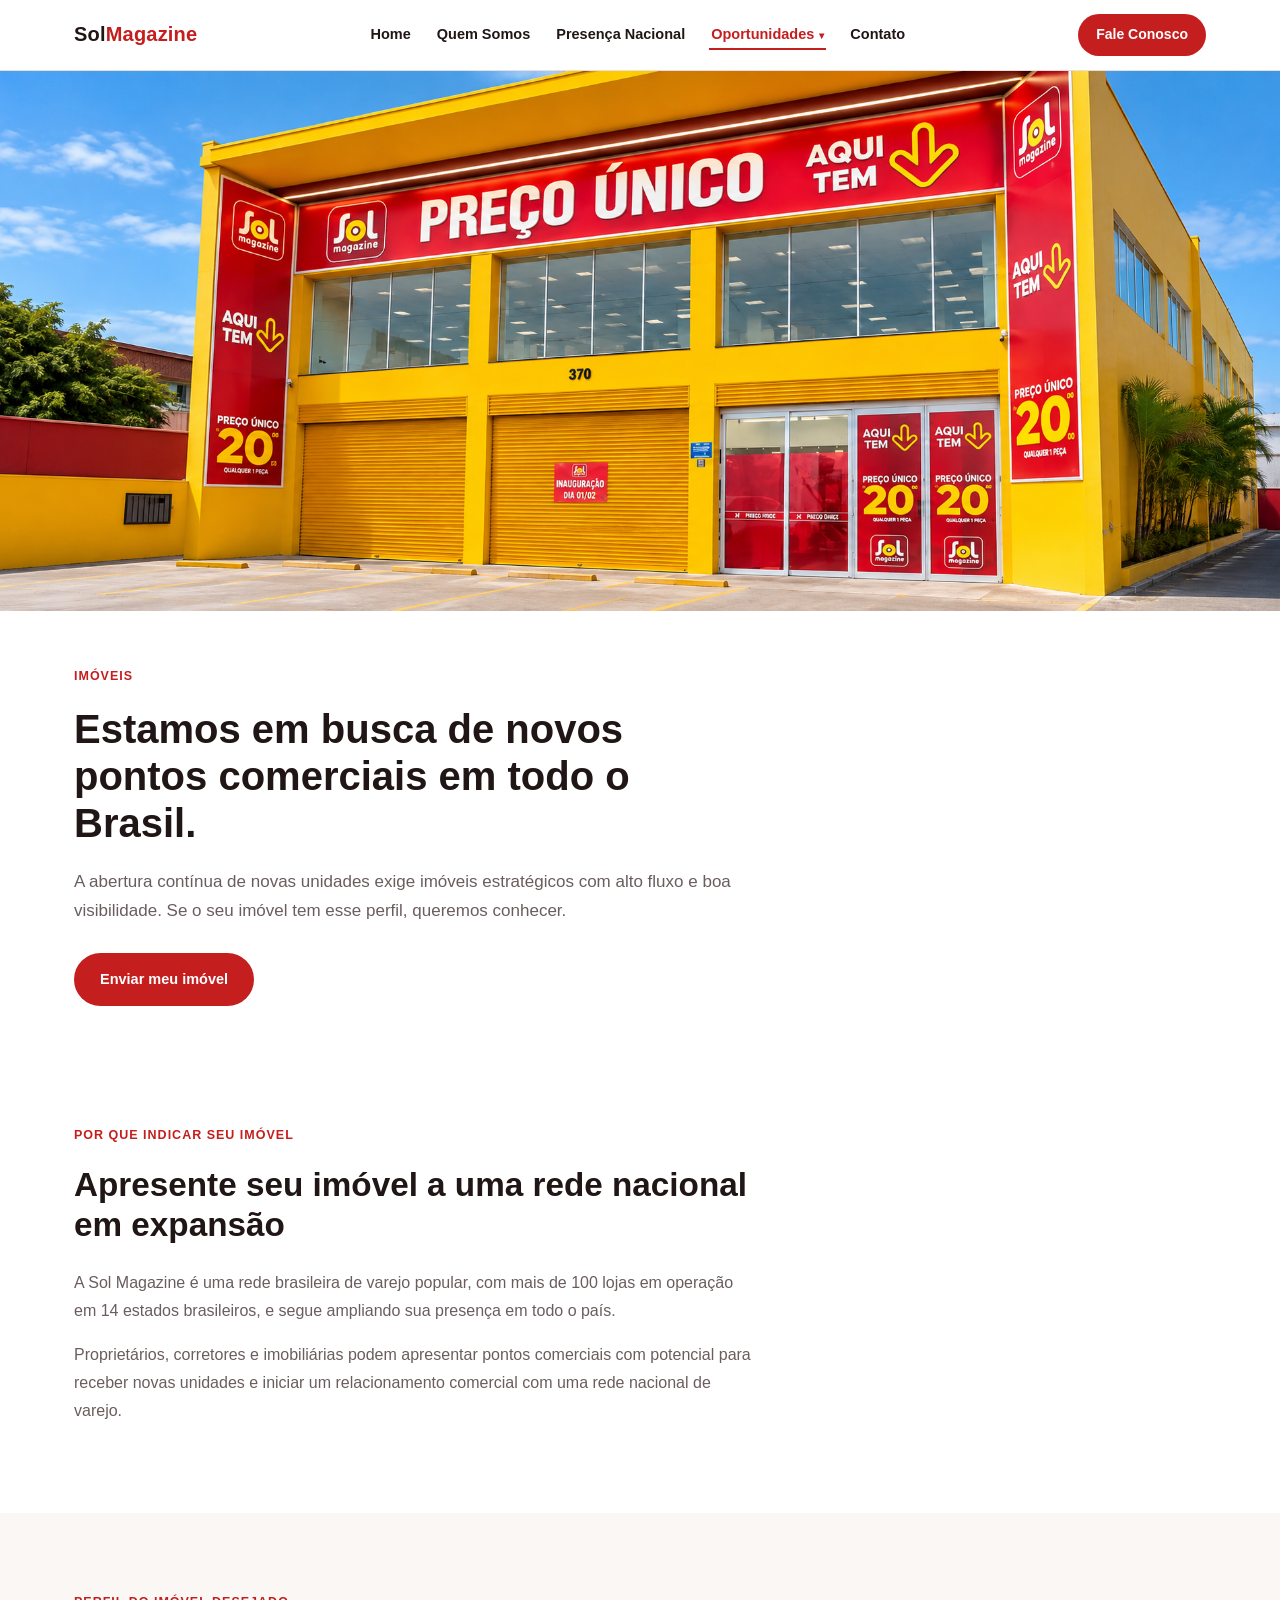
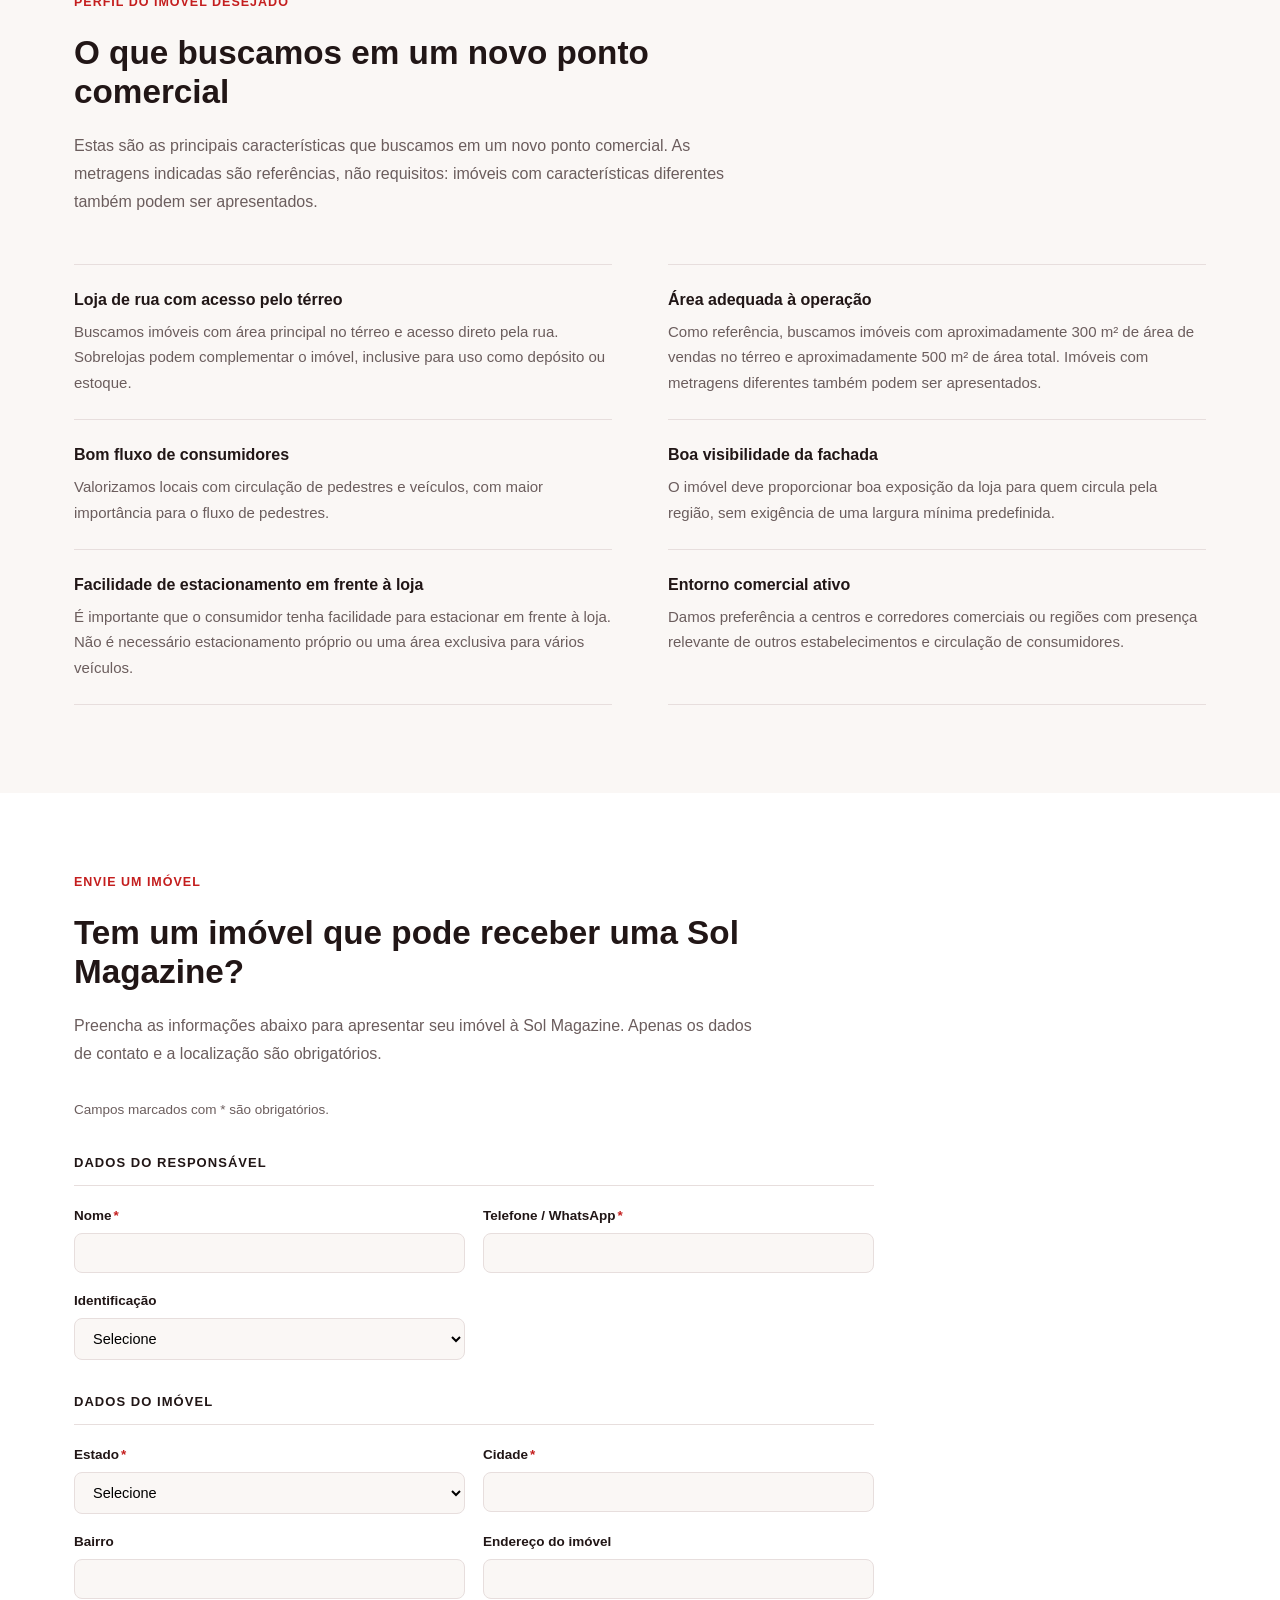
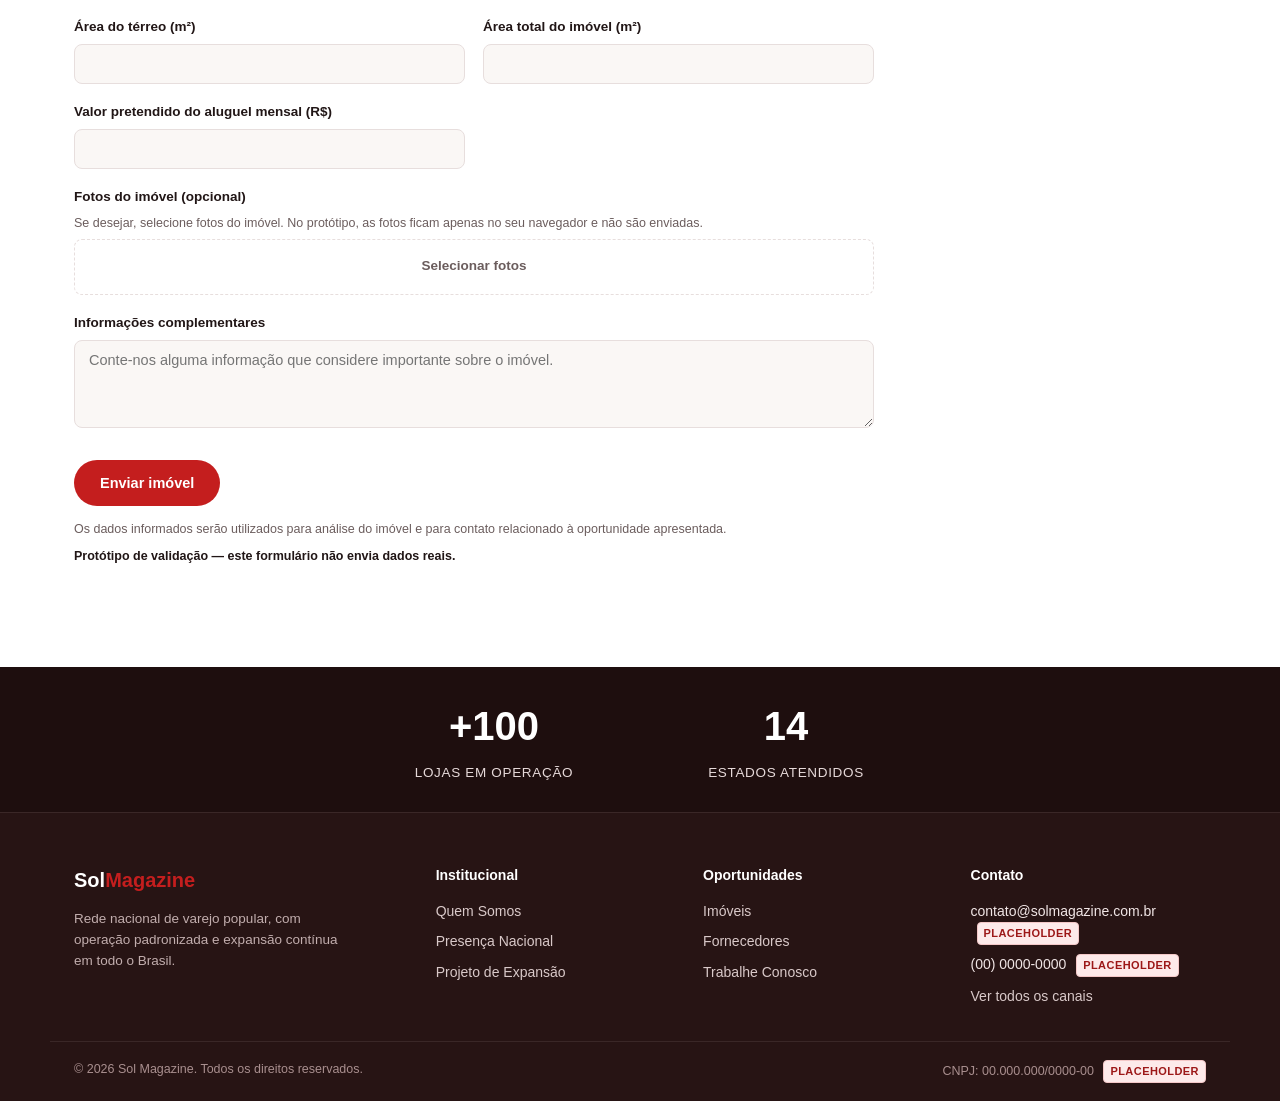
<file: imoveis.html>
<!DOCTYPE html>
<html lang="pt-BR">
<head>
<meta charset="UTF-8">
<meta name="viewport" content="width=device-width, initial-scale=1.0">
<title>Imóveis | Sol Magazine</title>
<link rel="stylesheet" href="styles.css">
<style>
/* ===== IMÓVEIS — CSS SCOPED ===== */

/* ----- Hero: bloco fotográfico ----- */
#hero-imoveis-foto {
  width: 100%;
  height: 540px;
  background-image: url('assets/images/hero-imoveis-desktop.png');
  background-size: cover;
  background-position: center center;
  background-repeat: no-repeat;
}
/* Tablet: 481px–1024px */
@media (min-width: 481px) and (max-width: 1024px) {
  #hero-imoveis-foto {
    background-image: url('assets/images/hero-imoveis-tablet.png');
    height: 440px;
    background-position: center 60%;
  }
}
/* Mobile: até 480px */
@media (max-width: 480px) {
  #hero-imoveis-foto {
    background-image: url('assets/images/hero-imoveis-mobile.png');
    height: 460px;
    background-position: center 65%;
  }
}

/* ----- Hero: bloco editorial ----- */
#hero-imoveis-editorial {
  background: #fff;
  padding: 56px 0 64px;
}
#hero-imoveis-editorial .im-editorial-inner {
  max-width: 680px;
}
#hero-imoveis-editorial .section-eyebrow {
  display: block;
  margin-bottom: 20px;
}
#hero-imoveis-editorial h1 {
  font-size: clamp(26px, 3.2vw, 40px);
  line-height: 1.18;
  color: var(--texto);
  margin: 0 0 20px;
}
#hero-imoveis-editorial p {
  font-size: 17px;
  line-height: 1.7;
  color: var(--texto-claro);
  margin: 0 0 28px;
}
@media (max-width: 768px) {
  #hero-imoveis-editorial {
    padding: 40px 0 48px;
  }
  #hero-imoveis-editorial h1 {
    font-size: clamp(22px, 5vw, 30px);
  }
  #hero-imoveis-editorial p {
    font-size: 15px;
  }
  #hero-imoveis-editorial .btn {
    display: block;
    text-align: center;
    padding: 15px 24px;
  }
}

/* ----- Por que indicar seu imóvel ----- */
#por-que-indicar { padding-top: 56px; padding-bottom: 88px; }
.pq-inner { max-width: 680px; }
.pq-inner .section-eyebrow {
  display: block;
  margin-bottom: 20px;
}
.pq-titulo {
  font-size: clamp(22px, 2.6vw, 34px);
  line-height: 1.2;
  color: var(--texto);
  margin: 0 0 24px;
}
.pq-texto {
  font-size: 16px;
  line-height: 1.75;
  color: var(--texto-claro);
  margin: 0;
}
.pq-texto + .pq-texto { margin-top: 16px; }
@media (max-width: 768px) {
  #por-que-indicar { padding-top: 48px; padding-bottom: 64px; }
  .pq-titulo { font-size: clamp(20px, 4.5vw, 28px); margin-bottom: 20px; }
  .pq-texto { font-size: 15px; }
}
@media (max-width: 480px) {
  #por-que-indicar { padding-top: 40px; padding-bottom: 56px; }
}

/* ----- Perfil do imóvel desejado ----- */
#perfil-imovel { padding-top: 80px; padding-bottom: 88px; }
.pf-inner { max-width: 680px; }
.pf-inner .section-eyebrow {
  display: block;
  margin-bottom: 20px;
}
.pf-h2 {
  font-size: clamp(22px, 2.6vw, 34px);
  line-height: 1.2;
  color: var(--texto);
  margin: 0 0 20px;
}
.pf-intro {
  font-size: 16px;
  line-height: 1.75;
  color: var(--texto-claro);
  margin: 0;
}
.pf-grid {
  list-style: none;
  margin: 48px 0 0;
  padding: 0;
  display: grid;
  grid-template-columns: repeat(2, 1fr);
  column-gap: 56px;
}
.pf-item {
  padding: 24px 0;
  border-bottom: 1px solid var(--borda);
}
.pf-item:nth-child(-n+2) { border-top: 1px solid var(--borda); }
.pf-item-titulo {
  font-size: 16px;
  font-weight: 700;
  line-height: 1.35;
  color: var(--texto);
  margin: 0 0 8px;
}
.pf-item-texto {
  font-size: 15px;
  line-height: 1.7;
  color: var(--texto-claro);
  margin: 0;
}
/* Tablet: 769px–1024px */
@media (min-width: 769px) and (max-width: 1024px) {
  .pf-grid { column-gap: 40px; }
}
/* Mobile: até 768px */
@media (max-width: 768px) {
  #perfil-imovel { padding-top: 56px; padding-bottom: 64px; }
  .pf-h2 { font-size: clamp(20px, 4.5vw, 28px); }
  .pf-intro { font-size: 15px; }
  .pf-grid {
    grid-template-columns: 1fr;
    margin-top: 36px;
  }
  .pf-item { padding: 20px 0; }
  .pf-item:nth-child(2) { border-top: none; }
  .pf-item-texto { font-size: 14.5px; }
}
@media (max-width: 480px) {
  #perfil-imovel { padding-top: 48px; padding-bottom: 56px; }
}

/* ----- Formulário ----- */
#formulario { padding-top: 80px; padding-bottom: 88px; scroll-margin-top: 64px; }
.fm-wrap { max-width: 800px; margin: 0 auto; }
/* Desktop: mesmo eixo esquerdo das seções editoriais anteriores */
@media (min-width: 1025px) {
  .fm-wrap { margin-left: 0; }
}
.fm-head .section-eyebrow {
  display: block;
  margin-bottom: 20px;
}
.fm-h2 {
  font-size: clamp(22px, 2.6vw, 34px);
  line-height: 1.2;
  color: var(--texto);
  margin: 0 0 20px;
}
.fm-intro {
  font-size: 16px;
  line-height: 1.75;
  color: var(--texto-claro);
  margin: 0;
  max-width: 680px;
}
.fm-obrigatorios {
  font-size: 13.5px;
  color: var(--texto-claro);
  margin: 32px 0 0;
}
.fm-grupo { margin-top: 32px; }
.fm-grupo-titulo {
  font-size: 13px;
  font-weight: 800;
  letter-spacing: .08em;
  text-transform: uppercase;
  color: var(--texto);
  margin: 0 0 20px;
  padding-bottom: 12px;
  border-bottom: 1px solid var(--borda);
}
.fm-req { color: var(--vermelho); margin-left: 2px; }
.fm-ajuda {
  font-size: 12.5px;
  line-height: 1.5;
  color: var(--texto-claro);
  margin: 0;
}
.fm-erro {
  font-size: 12.5px;
  font-weight: 600;
  color: var(--vermelho-escuro);
  margin: 0;
}
.fm-erro[hidden] { display: none; }
/* Upload */
.fm-upload {
  position: relative;
  display: flex;
  align-items: center;
  justify-content: center;
  min-height: 56px;
  border: 1px dashed var(--borda);
  border-radius: 8px;
  background: #fff;
  font-size: 14px;
  font-weight: 600;
  color: var(--texto-claro);
  cursor: pointer;
  text-align: center;
  padding: 14px;
}
.fm-upload:hover { border-color: var(--vermelho); color: var(--vermelho); }
.fm-upload:focus-within {
  outline: 2px solid var(--vermelho);
  outline-offset: 1px;
}
#formulario .fm-upload input[type="file"] {
  position: absolute;
  inset: 0;
  width: 100%;
  height: 100%;
  opacity: 0;
  cursor: pointer;
  padding: 0;
  border: 0;
}
.fm-upload-nome {
  font-size: 12.5px;
  color: var(--texto);
  margin: 0;
}
.fm-upload-nome:empty { display: none; }
/* Envio */
.fm-acoes { margin-top: 32px; }
.fm-privacidade {
  font-size: 12.5px;
  color: var(--texto-claro);
  margin: 14px 0 0;
}
#formulario .form-note {
  font-weight: 600;
  color: var(--texto);
  margin-top: 8px;
}
.form-success p { margin: 0; }
.form-success p + p { margin-top: 6px; font-weight: 500; }
@media (max-width: 768px) {
  #formulario { padding-top: 56px; padding-bottom: 64px; }
  .fm-h2 { font-size: clamp(20px, 4.5vw, 28px); }
  .fm-intro { font-size: 15px; }
  #formulario .form-grid { grid-template-columns: 1fr; }
  #formulario .fm-acoes .btn { display: block; width: 100%; padding: 15px 24px; }
}
@media (max-width: 480px) {
  #formulario { padding-top: 48px; padding-bottom: 56px; }
}
</style>
</head>
<body>

  <header class="site-header">
    <div class="nav-wrap">
      <a href="index.html" class="logo">Sol<span>Magazine</span></a>
      <nav>
        <ul class="nav-links">
          <li><a href="index.html">Home</a></li>
          <li><a href="quem-somos.html">Quem Somos</a></li>
          <li><a href="presenca-nacional.html">Presença Nacional</a></li>
          <li class="has-dropdown">
            <a href="#" class="dropdown-toggle">Oportunidades</a>
            <ul class="dropdown-menu">
              <li><a href="expansao.html">Expansão</a></li>
              <li><a href="imoveis.html">Imóveis</a></li>
              <li><a href="fornecedores.html">Fornecedores</a></li>
              <li><a href="trabalhe-conosco.html">Trabalhe Conosco</a></li>
            </ul>
          </li>
          <li><a href="contato.html">Contato</a></li>
        </ul>
      </nav>
      <a href="contato.html" class="nav-cta">Fale Conosco</a>
      <button class="menu-toggle" aria-label="Abrir menu">&#9776;</button>
    </div>
  </header>

  <main>
    <!-- HERO: bloco fotográfico -->
    <div id="hero-imoveis-foto" role="img" aria-label="Fachada de uma unidade Sol Magazine"></div>

    <!-- HERO: bloco editorial -->
    <section id="hero-imoveis-editorial">
      <div class="container">
        <div class="im-editorial-inner">
          <span class="section-eyebrow">Imóveis</span>
          <h1>Estamos em busca de novos pontos comerciais em todo o Brasil.</h1>
          <p>A abertura contínua de novas unidades exige imóveis estratégicos com alto fluxo e boa visibilidade. Se o seu imóvel tem esse perfil, queremos conhecer.</p>
          <a href="#formulario" class="btn btn-primary">Enviar meu imóvel</a>
        </div>
      </div>
    </section>

    <!-- POR QUE INDICAR SEU IMÓVEL -->
    <section class="section-alt" id="por-que-indicar">
      <div class="container">
        <div class="pq-inner">
          <span class="section-eyebrow">Por que indicar seu imóvel</span>
          <h2 class="pq-titulo">Apresente seu imóvel a uma rede nacional em expansão</h2>
          <p class="pq-texto">A Sol Magazine é uma rede brasileira de varejo popular, com mais de 100 lojas em operação em 14 estados brasileiros, e segue ampliando sua presença em todo o país.</p>
          <p class="pq-texto">Proprietários, corretores e imobiliárias podem apresentar pontos comerciais com potencial para receber novas unidades e iniciar um relacionamento comercial com uma rede nacional de varejo.</p>
        </div>
      </div>
    </section>

    <!-- PERFIL DO IMÓVEL DESEJADO -->
    <section class="section-tinted" id="perfil-imovel">
      <div class="container">
        <div class="pf-inner">
          <span class="section-eyebrow">Perfil do imóvel desejado</span>
          <h2 class="pf-h2">O que buscamos em um novo ponto comercial</h2>
          <p class="pf-intro">Estas são as principais características que buscamos em um novo ponto comercial. As metragens indicadas são referências, não requisitos: imóveis com características diferentes também podem ser apresentados.</p>
        </div>
        <ul class="pf-grid">
          <li class="pf-item">
            <h3 class="pf-item-titulo">Loja de rua com acesso pelo térreo</h3>
            <p class="pf-item-texto">Buscamos imóveis com área principal no térreo e acesso direto pela rua. Sobrelojas podem complementar o imóvel, inclusive para uso como depósito ou estoque.</p>
          </li>
          <li class="pf-item">
            <h3 class="pf-item-titulo">Área adequada à operação</h3>
            <p class="pf-item-texto">Como referência, buscamos imóveis com aproximadamente 300 m² de área de vendas no térreo e aproximadamente 500 m² de área total. Imóveis com metragens diferentes também podem ser apresentados.</p>
          </li>
          <li class="pf-item">
            <h3 class="pf-item-titulo">Bom fluxo de consumidores</h3>
            <p class="pf-item-texto">Valorizamos locais com circulação de pedestres e veículos, com maior importância para o fluxo de pedestres.</p>
          </li>
          <li class="pf-item">
            <h3 class="pf-item-titulo">Boa visibilidade da fachada</h3>
            <p class="pf-item-texto">O imóvel deve proporcionar boa exposição da loja para quem circula pela região, sem exigência de uma largura mínima predefinida.</p>
          </li>
          <li class="pf-item">
            <h3 class="pf-item-titulo">Facilidade de estacionamento em frente à loja</h3>
            <p class="pf-item-texto">É importante que o consumidor tenha facilidade para estacionar em frente à loja. Não é necessário estacionamento próprio ou uma área exclusiva para vários veículos.</p>
          </li>
          <li class="pf-item">
            <h3 class="pf-item-titulo">Entorno comercial ativo</h3>
            <p class="pf-item-texto">Damos preferência a centros e corredores comerciais ou regiões com presença relevante de outros estabelecimentos e circulação de consumidores.</p>
          </li>
        </ul>
      </div>
    </section>

    <!-- FORMULÁRIO -->
    <section class="section-alt" id="formulario">
      <div class="container">
        <div class="fm-wrap">
          <div class="fm-head">
            <span class="section-eyebrow">Envie um imóvel</span>
            <h2 class="fm-h2">Tem um imóvel que pode receber uma Sol Magazine?</h2>
            <p class="fm-intro">Preencha as informações abaixo para apresentar seu imóvel à Sol Magazine. Apenas os dados de contato e a localização são obrigatórios.</p>
          </div>
          <div class="fm-corpo">
            <form data-prototype-form id="fm-imovel">
              <p class="fm-obrigatorios">Campos marcados com * são obrigatórios.</p>

              <div class="fm-grupo" role="group" aria-labelledby="fm-grupo-responsavel">
                <h3 class="fm-grupo-titulo" id="fm-grupo-responsavel">Dados do responsável</h3>
                <div class="form-grid">
                  <div class="form-field"><label for="im-nome">Nome<span class="fm-req" aria-hidden="true">*</span></label><input id="im-nome" name="nome" type="text" autocomplete="name" required></div>
                  <div class="form-field"><label for="im-telefone">Telefone / WhatsApp<span class="fm-req" aria-hidden="true">*</span></label><input id="im-telefone" name="telefone" type="tel" autocomplete="tel" required></div>
                  <div class="form-field"><label for="im-perfil">Identificação</label>
                    <select id="im-perfil" name="identificacao">
                      <option value="">Selecione</option>
                      <option>Proprietário</option>
                      <option>Corretor</option>
                      <option>Imobiliária</option>
                      <option>Outro</option>
                    </select>
                  </div>
                </div>
              </div>

              <div class="fm-grupo" role="group" aria-labelledby="fm-grupo-imovel">
                <h3 class="fm-grupo-titulo" id="fm-grupo-imovel">Dados do imóvel</h3>
                <div class="form-grid">
                  <div class="form-field"><label for="im-estado">Estado<span class="fm-req" aria-hidden="true">*</span></label>
                    <select id="im-estado" name="estado" required>
                      <option value="">Selecione</option>
                      <option>AC</option>
                      <option>AL</option>
                      <option>AP</option>
                      <option>AM</option>
                      <option>BA</option>
                      <option>CE</option>
                      <option>DF</option>
                      <option>ES</option>
                      <option>GO</option>
                      <option>MA</option>
                      <option>MT</option>
                      <option>MS</option>
                      <option>MG</option>
                      <option>PA</option>
                      <option>PB</option>
                      <option>PR</option>
                      <option>PE</option>
                      <option>PI</option>
                      <option>RJ</option>
                      <option>RN</option>
                      <option>RS</option>
                      <option>RO</option>
                      <option>RR</option>
                      <option>SC</option>
                      <option>SP</option>
                      <option>SE</option>
                      <option>TO</option>
                    </select>
                  </div>
                  <div class="form-field"><label for="im-cidade">Cidade<span class="fm-req" aria-hidden="true">*</span></label><input id="im-cidade" name="cidade" type="text" required></div>
                  <div class="form-field"><label for="im-bairro">Bairro</label><input id="im-bairro" name="bairro" type="text"></div>
                  <div class="form-field"><label for="im-endereco">Endereço do imóvel</label><input id="im-endereco" name="endereco" type="text" autocomplete="street-address"></div>
                  <div class="form-field"><label for="im-area-terreo">Área do térreo (m²)</label><input id="im-area-terreo" name="area_terreo" type="number" min="1" step="any" inputmode="decimal"></div>
                  <div class="form-field">
                    <label for="im-area-total">Área total do imóvel (m²)</label>
                    <input id="im-area-total" name="area_total" type="number" min="1" step="any" inputmode="decimal" aria-describedby="im-area-erro">
                    <p class="fm-erro" id="im-area-erro" hidden>A área total não pode ser menor que a área do térreo.</p>
                  </div>
                  <div class="form-field"><label for="im-aluguel">Valor pretendido do aluguel mensal (R$)</label><input id="im-aluguel" name="aluguel_mensal" type="text" inputmode="decimal"></div>
                  <div class="form-field full">
                    <label for="im-fotos">Fotos do imóvel (opcional)</label>
                    <p class="fm-ajuda" id="im-fotos-ajuda">Se desejar, selecione fotos do imóvel. No protótipo, as fotos ficam apenas no seu navegador e não são enviadas.</p>
                    <label class="fm-upload">
                      <span aria-hidden="true">Selecionar fotos</span>
                      <input id="im-fotos" name="fotos" type="file" multiple accept="image/*" aria-describedby="im-fotos-ajuda im-fotos-nome">
                    </label>
                    <p class="fm-upload-nome" id="im-fotos-nome" aria-live="polite"></p>
                  </div>
                  <div class="form-field full"><label for="im-info">Informações complementares</label><textarea id="im-info" name="informacoes_complementares" rows="4" placeholder="Conte-nos alguma informação que considere importante sobre o imóvel."></textarea></div>
                </div>
              </div>

              <div class="fm-acoes">
                <button type="submit" class="btn btn-primary">Enviar imóvel</button>
                <p class="fm-privacidade">Os dados informados serão utilizados para análise do imóvel e para contato relacionado à oportunidade apresentada.</p>
                <p class="form-note">Protótipo de validação — este formulário não envia dados reais.</p>
              </div>
            </form>
            <div role="status" aria-live="polite">
              <div class="form-success">
                <p>Simulação concluída.</p>
                <p>Este formulário é um protótipo: nenhuma informação foi enviada ou armazenada.</p>
              </div>
            </div>
          </div>
        </div>
      </div>
    </section>
  </main>

  <footer class="site-footer">
    <div class="footer-credibility">
      <div class="container">
        <div class="stats-bar">
          <div class="stat"><div class="stat-num">+100</div><div class="stat-label">Lojas em operação</div></div>
          <div class="stat"><div class="stat-num">14</div><div class="stat-label">Estados atendidos</div></div>
        </div>
      </div>
    </div>
    <div class="footer-main">
      <div class="container footer-grid">
        <div>
          <div class="footer-logo">Sol<span>Magazine</span></div>
          <p class="footer-desc">Rede nacional de varejo popular, com operação padronizada e expansão contínua em todo o Brasil.</p>
        </div>
        <div>
          <h4>Institucional</h4>
          <ul>
            <li><a href="quem-somos.html">Quem Somos</a></li>
            <li><a href="presenca-nacional.html">Presença Nacional</a></li>
            <li><a href="expansao.html">Projeto de Expansão</a></li>
          </ul>
        </div>
        <div>
          <h4>Oportunidades</h4>
          <ul>
            <li><a href="imoveis.html">Imóveis</a></li>
            <li><a href="fornecedores.html">Fornecedores</a></li>
            <li><a href="trabalhe-conosco.html">Trabalhe Conosco</a></li>
          </ul>
        </div>
        <div>
          <h4>Contato</h4>
          <ul>
            <li>contato@solmagazine.com.br <span class="placeholder-tag">placeholder</span></li>
            <li>(00) 0000-0000 <span class="placeholder-tag">placeholder</span></li>
            <li><a href="contato.html">Ver todos os canais</a></li>
          </ul>
        </div>
      </div>
    </div>
    <div class="container footer-bottom">
      <span>&copy; 2026 Sol Magazine. Todos os direitos reservados.</span>
      <span>CNPJ: 00.000.000/0000-00 <span class="placeholder-tag">placeholder</span></span>
    </div>
  </footer>
  <script src="script.js"></script>
  <script>
  // Formulário de imóveis: validação das áreas, fotos e mensagem do envio simulado
  (function () {
    var form = document.getElementById('fm-imovel');
    if (!form) return;
    var sucesso = form.parentElement.querySelector('.form-success');
    var terreo = document.getElementById('im-area-terreo');
    var total = document.getElementById('im-area-total');
    var areaErro = document.getElementById('im-area-erro');
    var fotos = document.getElementById('im-fotos');
    var fotosNome = document.getElementById('im-fotos-nome');

    function validarAreas() {
      var t = parseFloat(terreo.value), a = parseFloat(total.value);
      var invalido = !isNaN(t) && !isNaN(a) && a < t;
      total.setCustomValidity(invalido ? 'A área total não pode ser menor que a área do térreo.' : '');
      areaErro.hidden = !invalido;
    }

    terreo.addEventListener('input', validarAreas);
    total.addEventListener('input', validarAreas);

    fotos.addEventListener('change', function () {
      var n = fotos.files.length;
      fotosNome.textContent = n === 0 ? '' : n === 1 ? '1 foto selecionada: ' + fotos.files[0].name : n + ' fotos selecionadas';
    });

    // Novo preenchimento oculta a mensagem de um envio anterior
    function ocultarSucesso() { if (sucesso) sucesso.classList.remove('show'); }
    form.addEventListener('input', ocultarSucesso);
    form.addEventListener('change', ocultarSucesso);

    // Após o reset (feito pelo envio simulado em script.js), restaura o estado inicial
    form.addEventListener('reset', function () {
      setTimeout(function () {
        fotosNome.textContent = '';
        validarAreas();
      }, 0);
    });
  })();
  </script>
</body>
</html>
</file>
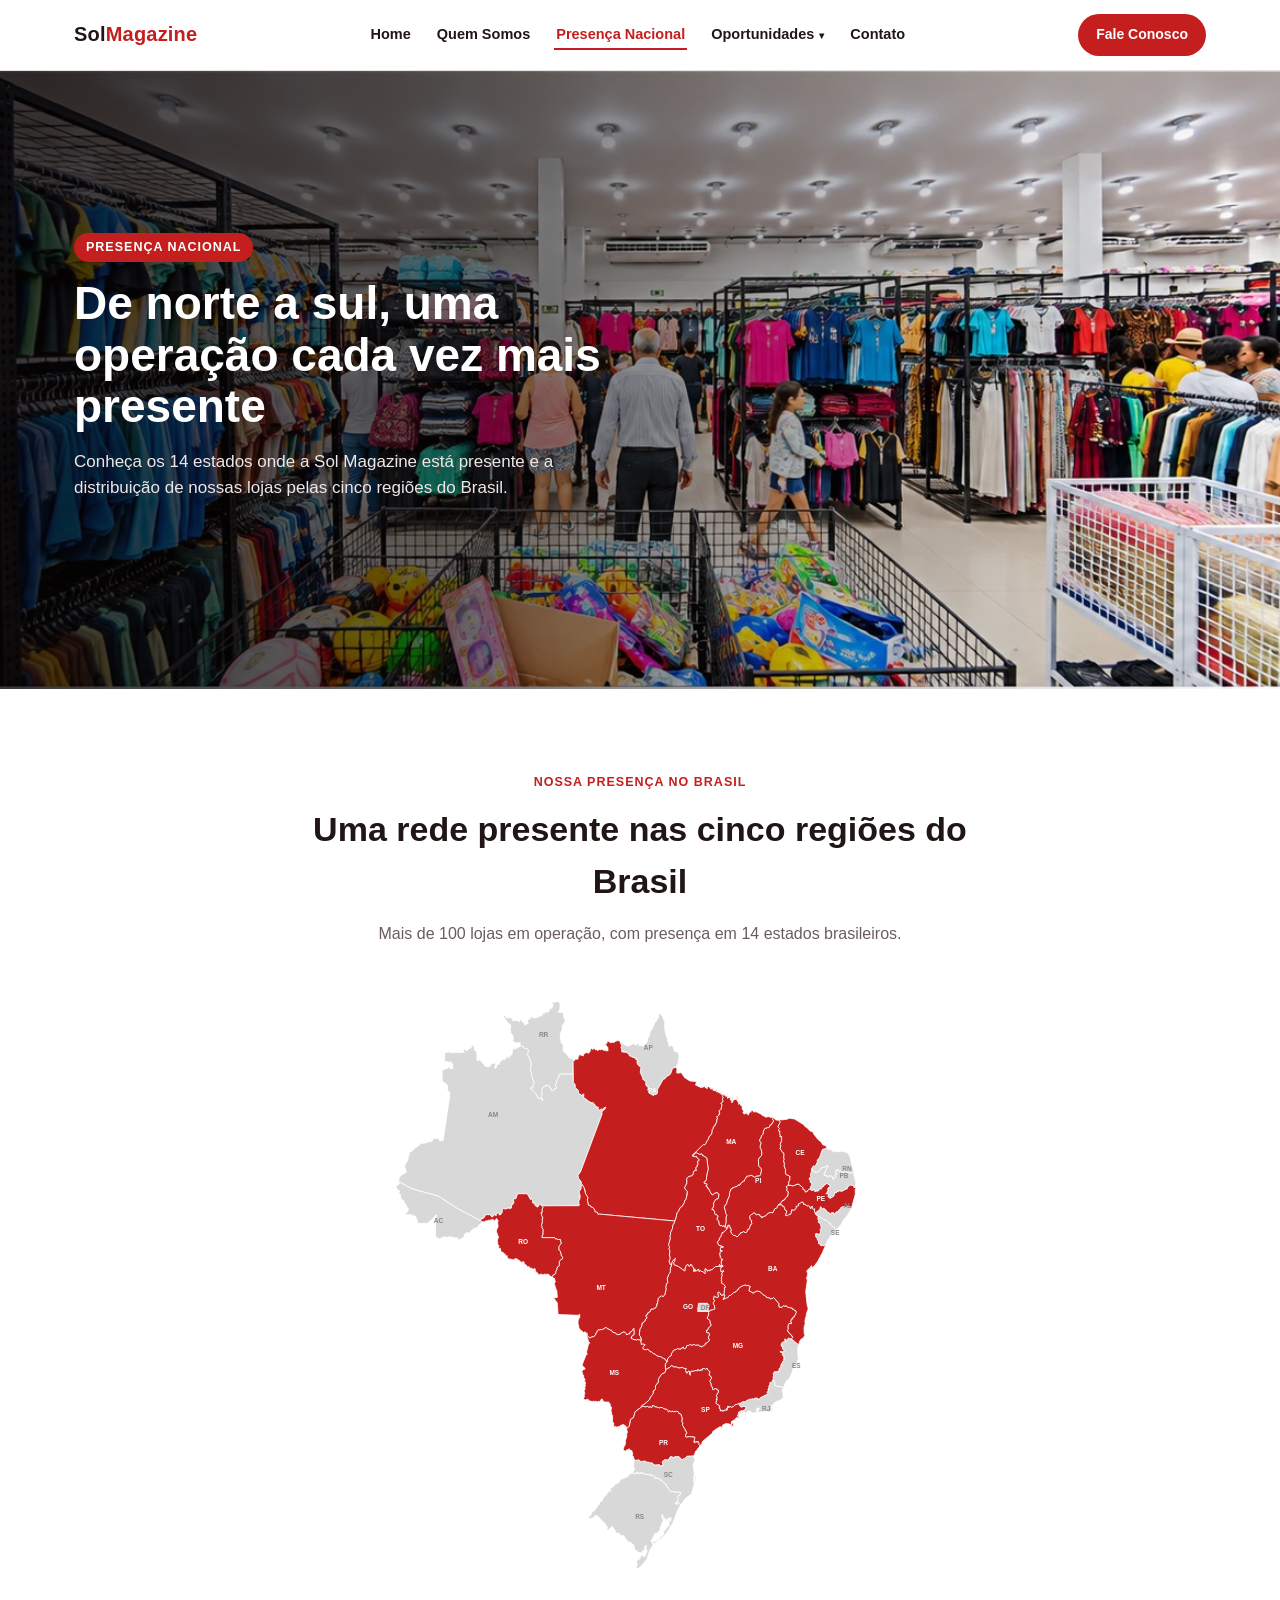
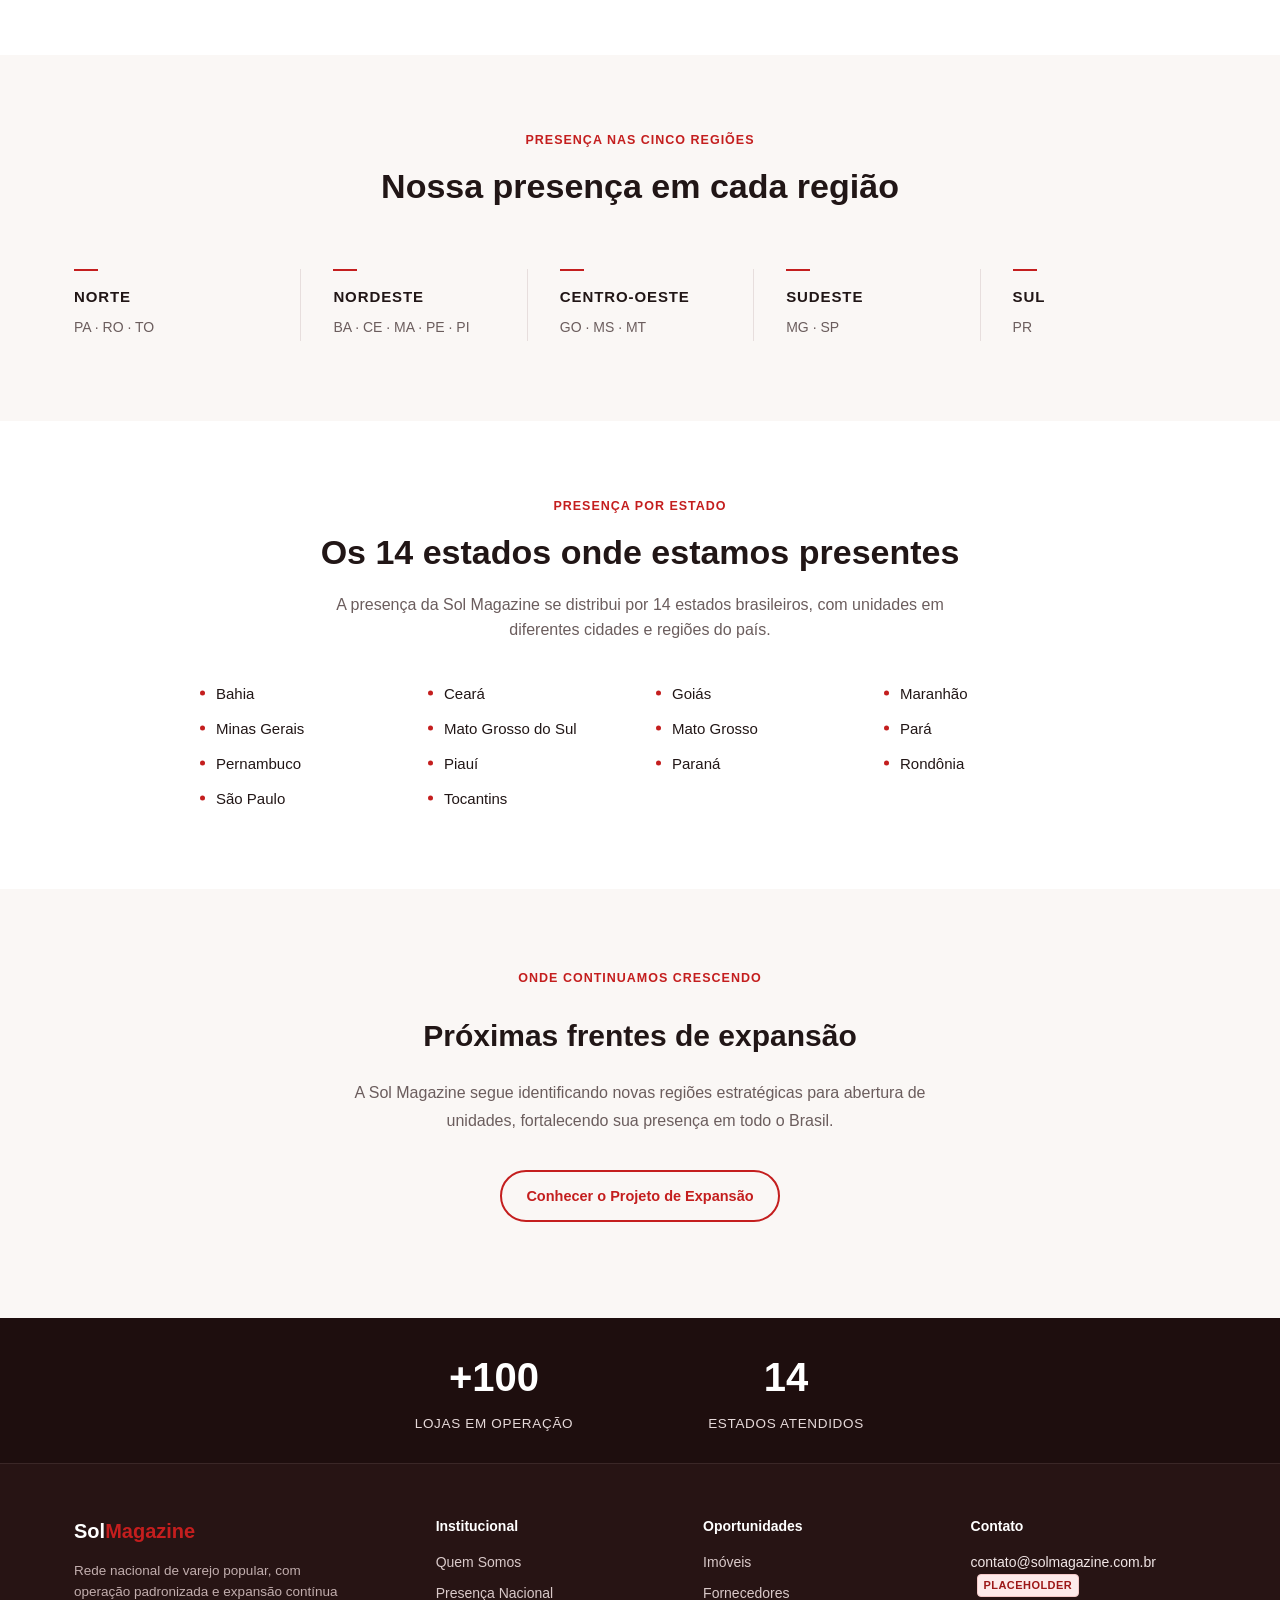
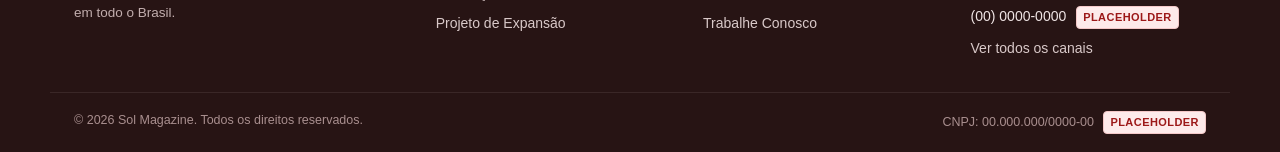
<file: presenca-nacional.html>
<!DOCTYPE html>
<html lang="pt-BR">
<head>
<meta charset="UTF-8">
<meta name="viewport" content="width=device-width, initial-scale=1.0">
<title>Presença Nacional | Sol Magazine</title>
<link rel="stylesheet" href="styles.css">
<style>
/* ===== PRESENÇA NACIONAL — CSS SCOPED ===== */

/* Hero */
#hero-presenca-nacional {
  background-position: center center;
  background-color: #0d0808;
}
#hero-presenca-nacional::before {
  background: linear-gradient(to right, rgba(5,2,2,0.78) 0%, rgba(5,2,2,0.58) 35%, rgba(5,2,2,0.28) 62%, rgba(5,2,2,0.08) 82%, transparent 100%);
}
@media (max-width: 768px) {
  #hero-presenca-nacional {
    background-image: url('assets/images/hero-presenca-nacional-mobile.png') !important;
    background-position: center 25%;
  }
  #hero-presenca-nacional::before {
    background: linear-gradient(to bottom, rgba(5,2,2,0.80) 0%, rgba(5,2,2,0.55) 38%, rgba(5,2,2,0.28) 65%, rgba(5,2,2,0.10) 100%);
  }
  /* Legibilidade do texto sobre a fotografia: sombra localizada, sem escurecer a imagem */
  #hero-presenca-nacional h1 {
    text-shadow: 0 1px 3px rgba(0,0,0,0.45);
  }
  #hero-presenca-nacional .hero-content p {
    color: #fff;
    text-shadow: 0 1px 2px rgba(0,0,0,0.65), 0 0 10px rgba(0,0,0,0.45);
  }
}

/* ===== MAPA NACIONAL ===== */
#mapa-nacional {
  padding-top: 80px;
  padding-bottom: 80px;
}
#mapa-nacional .section-head {
  margin-bottom: 48px;
}
.mn-mapa-wrap {
  max-width: 500px;
  margin: 0 auto;
}
.mn-mapa-wrap svg {
  width: 100%;
  height: auto;
  display: block;
}
@media (max-width: 768px) {
  #mapa-nacional {
    padding-top: 56px;
    padding-bottom: 56px;
  }
  .mn-mapa-wrap {
    max-width: 440px;
  }
}

/* ===== CINCO REGIÕES ===== */
#cinco-regioes {
  padding-top: 72px;
  padding-bottom: 80px;
}
#cinco-regioes .section-head {
  margin-bottom: 56px;
}
.cr-grid {
  display: grid;
  grid-template-columns: repeat(5, 1fr);
  gap: 0;
}
.cr-item {
  padding: 0 32px;
}
.cr-item:first-child { padding-left: 0; }
.cr-item:last-child  { padding-right: 0; }
.cr-item + .cr-item  { border-left: 1px solid var(--borda); }
.cr-acento {
  width: 24px;
  height: 2px;
  background: var(--vermelho);
  margin-bottom: 16px;
}
.cr-nome {
  font-size: 15px;
  font-weight: 800;
  text-transform: uppercase;
  letter-spacing: 0.06em;
  color: var(--titulo);
  margin: 0 0 8px;
  line-height: 1.3;
}
.cr-estados {
  font-size: 14px;
  color: var(--texto-claro);
  line-height: 1.9;
  margin: 0;
}
/* Tablet: 2 + 2 + Sul centralizado */
@media (max-width: 768px) {
  #cinco-regioes {
    padding-top: 52px;
    padding-bottom: 56px;
  }
  .cr-grid {
    grid-template-columns: 1fr 1fr;
    gap: 0;
  }
  .cr-item {
    padding: 0 0 32px 0;
  }
  .cr-item + .cr-item {
    border-left: none;
  }
  .cr-item:nth-child(even) {
    padding-left: 28px;
    border-left: 1px solid var(--borda);
  }
  .cr-item:nth-child(n+3) {
    border-top: 1px solid var(--borda);
    padding-top: 32px;
  }
  .cr-item:last-child {
    grid-column: 1 / -1;
    max-width: calc(50% - 14px);
    border-top: 1px solid var(--borda);
    border-left: none;
    padding-left: 0;
    padding-top: 32px;
    padding-bottom: 0;
  }
}

/* ===== PRESENÇA POR ESTADO ===== */
#presenca-por-estado {
  padding-top: 72px;
  padding-bottom: 80px;
}
#presenca-por-estado .section-head {
  margin-bottom: 40px;
}
.pe-lista {
  list-style: none;
  padding: 0;
  margin: 0 auto;
  max-width: 880px;
  display: grid;
  grid-template-columns: repeat(4, minmax(0, 1fr));
  gap: 14px 32px;
}
.pe-lista li {
  font-size: 15px;
  color: var(--titulo);
  padding-left: 16px;
  position: relative;
  line-height: 1.4;
}
.pe-lista li::before {
  content: '';
  position: absolute;
  left: 0; top: 0.7em;
  transform: translateY(-50%);
  width: 5px; height: 5px;
  border-radius: 50%;
  background: var(--vermelho);
}
@media (max-width: 920px) {
  .pe-lista {
    grid-template-columns: repeat(3, minmax(0, 1fr));
    gap: 12px 24px;
  }
}
@media (max-width: 768px) {
  #presenca-por-estado {
    padding-top: 52px;
    padding-bottom: 56px;
  }
  .pe-lista {
    grid-template-columns: 1fr 1fr;
    gap: 10px 16px;
  }
  .pe-lista li {
    font-size: 14px;
  }
}

/* ===== EXPANSÃO ===== */
#expansao-presenca {
  padding-top: 80px;
  padding-bottom: 96px;
}
.exp-corpo {
  max-width: 640px;
  margin: 0 auto;
  text-align: center;
}
.exp-corpo .section-eyebrow {
  display: block;
  margin-bottom: 16px;
}
.exp-corpo h2 {
  margin-bottom: 20px;
  font-size: clamp(22px, 3vw, 30px);
}
.exp-corpo p {
  color: var(--texto-claro);
  font-size: 16px;
  line-height: 1.7;
  margin-bottom: 36px;
}
@media (max-width: 768px) {
  #expansao-presenca {
    padding-top: 56px;
    padding-bottom: 72px;
  }
}
</style>
</head>
<body>

  <header class="site-header">
    <div class="nav-wrap">
      <a href="index.html" class="logo">Sol<span>Magazine</span></a>
      <nav>
        <ul class="nav-links">
          <li><a href="index.html">Home</a></li>
          <li><a href="quem-somos.html">Quem Somos</a></li>
          <li><a href="presenca-nacional.html">Presença Nacional</a></li>
          <li class="has-dropdown">
            <a href="#" class="dropdown-toggle">Oportunidades</a>
            <ul class="dropdown-menu">
              <li><a href="expansao.html">Expansão</a></li>
              <li><a href="imoveis.html">Imóveis</a></li>
              <li><a href="fornecedores.html">Fornecedores</a></li>
              <li><a href="trabalhe-conosco.html">Trabalhe Conosco</a></li>
            </ul>
          </li>
          <li><a href="contato.html">Contato</a></li>
        </ul>
      </nav>
      <a href="contato.html" class="nav-cta">Fale Conosco</a>
      <button class="menu-toggle" aria-label="Abrir menu">&#9776;</button>
    </div>
  </header>

  <main>

    <!-- HERO -->
    <section class="hero" id="hero-presenca-nacional" style="background-image:url('assets/images/hero-presenca-nacional-desktop.png');">
      <div class="hero-content">
        <span class="eyebrow">Presença Nacional</span>
        <h1>De norte a sul, uma operação cada vez mais presente</h1>
        <p>Conheça os 14 estados onde a Sol Magazine está presente e a distribuição de nossas lojas pelas cinco regiões do Brasil.</p>
      </div>
    </section>

    <!-- MAPA NACIONAL -->
    <section class="section-alt" id="mapa-nacional">
      <div class="container">
        <div class="section-head">
          <span class="section-eyebrow">Nossa presença no Brasil</span>
          <h2>Uma rede presente nas cinco regiões do Brasil</h2>
          <p>Mais de 100 lojas em operação, com presença em 14 estados brasileiros.</p>
        </div>
        <div class="mn-mapa-wrap">
            <svg xmlns="http://www.w3.org/2000/svg" viewBox="0 0 500 580" role="img"
                 aria-label="Mapa do Brasil com os 14 estados da Sol Magazine destacados em vermelho">
              <title>Mapa de Presença Nacional — Sol Magazine</title>
              <path d="M 263.5,542.3 262.7,542.0 262.8,543.1 263.3,542.7 263.2,543.8 261.6,544.6 261.0,546.3 261.2,547.0 261.4,546.6 262.4,547.4 262.7,548.9 263.2,548.9 262.8,550.9 260.4,553.8 256.6,564.7 250.5,571.6 247.4,574.0 247.1,573.2 246.0,573.1 246.0,572.0 246.3,570.9 247.0,571.4 247.2,569.4 246.7,566.8 247.2,565.3 248.5,563.9 249.2,564.5 250.4,562.6 250.8,560.0 251.4,560.6 252.4,559.2 252.2,560.1 253.5,561.5 254.2,561.8 255.2,561.0 257.1,556.2 255.8,553.1 256.7,550.6 255.3,550.9 255.0,551.5 255.4,551.6 254.6,552.4 254.4,553.5 255.5,554.1 254.7,555.0 252.8,555.6 251.3,558.1 247.7,557.0 246.8,555.6 245.7,555.4 244.7,554.1 243.5,549.6 242.5,549.3 240.8,547.3 240.0,547.0 239.3,547.4 235.2,543.4 235.2,542.7 233.6,540.6 230.7,540.4 230.1,539.4 229.5,539.5 228.7,537.8 227.9,538.8 226.0,537.7 225.4,536.0 224.8,535.9 224.7,534.5 223.7,534.0 222.0,531.5 221.0,532.0 221.0,533.3 220.3,533.1 218.6,535.0 216.9,535.1 217.2,531.9 216.8,530.8 215.5,530.1 215.1,528.3 212.6,526.6 211.7,525.0 210.7,524.6 210.7,524.0 209.8,523.8 209.5,522.4 207.9,521.8 207.6,520.9 204.5,520.7 202.7,523.6 201.7,523.1 200.7,523.8 199.9,523.3 199.2,523.5 198.8,522.5 197.8,522.1 199.7,521.2 201.3,519.4 202.1,516.7 203.9,516.0 205.7,514.1 208.1,510.3 208.8,510.1 210.1,506.6 212.2,505.9 212.2,504.5 213.5,503.4 213.7,501.7 214.9,501.5 217.0,499.0 216.9,497.7 218.4,497.3 218.5,495.5 220.0,495.7 220.6,496.5 220.9,495.1 219.7,493.8 221.4,492.8 221.6,492.0 222.2,492.6 223.0,491.4 223.6,491.7 224.4,490.7 224.3,490.0 226.5,488.2 227.2,488.8 227.5,488.0 228.4,488.2 227.8,487.1 229.5,487.0 229.9,485.0 230.5,484.8 231.0,483.4 231.4,484.2 232.5,484.1 232.6,483.1 233.2,483.6 233.6,482.3 234.3,483.1 235.3,482.6 235.0,482.0 235.7,481.6 236.4,482.5 236.6,481.6 237.2,482.2 238.5,479.4 238.7,480.0 239.6,480.0 240.4,478.6 241.0,478.6 241.1,477.9 241.6,478.3 242.0,477.6 242.7,478.3 243.2,477.9 243.5,478.5 244.4,478.1 244.7,478.9 245.6,478.2 246.5,478.7 246.3,477.7 247.4,477.8 247.9,477.0 248.8,477.7 248.6,478.9 249.4,478.2 250.0,478.5 250.4,477.7 250.7,478.3 251.4,478.0 251.3,477.2 251.9,476.9 251.7,477.8 252.3,477.7 252.5,478.9 252.8,478.1 253.1,478.7 254.0,478.2 254.1,478.7 255.1,478.9 255.1,479.5 255.6,479.2 255.8,479.8 256.1,479.2 258.3,479.6 258.7,478.9 259.6,480.2 260.5,480.3 260.4,479.5 261.0,479.5 260.8,480.1 261.5,480.5 262.0,479.7 262.8,480.8 263.8,480.6 264.5,481.3 263.9,481.6 264.7,482.0 264.5,482.6 265.1,482.5 265.3,483.3 265.6,482.6 265.8,483.4 266.4,483.4 266.3,482.9 267.2,483.2 267.6,482.7 268.0,483.3 268.3,482.8 269.0,484.2 270.0,483.9 270.6,485.3 271.2,484.8 272.9,487.1 274.7,487.9 275.6,489.7 276.5,489.8 277.2,492.3 278.2,492.4 278.2,493.2 280.1,496.0 281.1,496.5 281.2,496.2 283.0,496.8 283.2,496.4 283.4,497.0 284.5,496.5 285.6,497.5 285.9,496.5 286.3,497.3 287.8,496.7 288.1,497.3 289.1,496.7 289.3,497.5 290.2,497.0 291.1,499.3 290.0,499.2 288.9,501.1 288.6,500.6 288.2,500.9 287.8,503.7 288.4,504.5 287.3,505.9 288.0,506.1 287.2,507.5 286.3,507.2 286.3,508.1 285.8,507.7 285.5,508.4 287.0,509.9 286.1,508.6 288.1,507.8 290.8,509.6 287.2,516.1 283.5,526.7 278.4,535.5 272.8,542.2 265.3,547.9 263.0,550.8 263.8,547.6 262.8,546.1 263.9,545.9 265.7,546.6 266.5,545.7 265.6,545.6 267.9,545.2 270.1,542.1 270.6,543.0 270.2,542.2 270.7,540.9 271.5,541.6 272.9,540.6 273.8,538.0 273.7,534.9 274.5,535.4 275.9,534.5 276.1,532.4 276.7,532.6 278.6,531.3 279.2,530.3 279.0,524.5 280.1,525.1 280.1,524.2 280.5,525.2 279.8,525.8 280.7,526.4 281.1,523.4 280.4,522.2 279.7,522.3 279.5,523.7 278.3,523.5 278.3,524.2 276.6,524.2 276.5,525.7 275.1,525.1 275.3,523.4 274.7,522.9 273.8,523.2 272.8,522.1 273.0,520.0 272.6,520.2 272.2,519.4 271.8,522.7 272.5,523.0 272.3,523.8 272.8,524.2 273.2,523.7 273.5,525.0 274.6,524.6 274.6,524.9 274.0,526.2 273.6,525.3 272.7,526.2 272.2,530.3 272.0,528.8 271.2,528.9 271.4,532.1 270.5,532.1 269.9,532.7 270.5,535.2 268.5,536.0 268.5,537.8 264.8,538.6 264.0,540.0 263.6,544.1 263.5,542.3 Z M 272.2,530.3 272.3,531.3 271.9,530.8 272.2,530.3 Z M 274.0,526.3 273.9,526.7 274.0,526.3 Z M 247.3,564.9 247.5,564.6 247.3,564.9 Z" fill="#d8d8d8" stroke="#ffffff" stroke-width="0.8" stroke-linejoin="round"/>
              <path d="M 84.2,53.2 84.7,55.4 86.2,55.8 86.9,57.5 87.0,65.7 89.7,64.8 96.0,71.7 97.2,71.3 98.0,71.9 98.7,71.7 98.9,71.0 100.2,70.9 101.2,69.1 102.8,68.2 104.6,68.0 105.7,69.9 104.5,72.2 105.1,73.3 106.5,72.4 106.6,70.8 107.6,69.2 109.3,69.3 109.7,66.3 110.3,65.9 111.2,66.5 111.9,64.8 113.0,64.8 113.7,63.6 114.4,64.9 118.5,60.5 119.1,60.9 118.5,62.4 119.2,62.9 119.7,61.3 122.1,59.2 122.5,54.6 123.2,53.9 125.0,54.1 126.7,52.9 127.1,53.4 127.7,52.1 130.0,51.7 130.6,50.5 131.6,51.4 133.3,51.1 133.7,52.5 134.7,53.4 136.8,53.4 138.4,54.5 138.2,57.8 137.2,59.6 139.2,61.8 140.3,66.4 141.1,66.9 141.4,68.5 141.0,70.1 141.3,71.3 140.4,72.6 140.4,75.3 141.4,77.2 141.7,81.4 142.6,82.3 142.9,84.2 143.8,85.3 143.7,87.1 144.5,87.5 143.0,90.2 143.3,92.1 141.9,93.3 141.0,92.6 140.7,93.8 146.2,99.0 147.9,103.0 149.1,102.8 150.9,103.6 152.8,105.7 152.1,103.6 151.1,103.0 151.6,102.4 151.0,101.7 152.0,98.2 151.5,96.4 152.1,93.7 152.9,92.4 155.8,90.9 155.8,90.0 159.3,90.8 159.5,91.8 161.2,93.8 161.3,95.3 162.3,95.7 163.2,95.1 163.9,95.5 164.5,93.9 166.5,93.3 165.4,90.1 166.7,87.0 166.6,85.8 167.5,84.8 169.7,78.9 183.1,78.9 183.4,87.7 185.0,89.1 185.3,92.6 188.5,95.6 188.5,97.7 189.8,99.4 190.6,99.2 191.7,100.6 193.4,98.8 193.9,99.6 193.6,102.1 194.1,103.1 195.7,103.7 196.1,104.7 197.0,104.6 197.4,105.9 198.2,105.6 199.1,106.8 200.6,107.1 200.7,107.8 202.3,107.4 203.4,107.8 203.4,108.5 204.6,109.0 204.9,110.5 205.5,110.5 207.0,112.1 208.4,112.2 208.0,114.2 209.1,114.9 209.9,114.9 210.9,113.9 212.2,114.4 214.4,112.6 215.9,112.2 214.5,114.7 212.5,115.8 211.6,118.0 212.3,118.5 190.5,176.9 188.0,180.2 188.5,183.3 191.1,186.6 192.0,189.8 191.1,191.3 191.2,193.6 189.1,196.8 190.2,201.0 189.9,203.9 188.7,206.3 189.0,207.9 188.5,209.4 189.8,209.6 188.7,210.7 151.6,210.8 151.0,209.7 150.0,209.2 149.3,210.1 148.6,209.8 148.3,211.6 146.8,212.0 146.3,210.8 145.2,210.8 144.5,207.8 143.5,207.5 143.4,208.5 142.7,208.0 142.4,204.8 141.2,204.1 140.5,204.7 140.1,203.3 138.6,201.7 138.5,200.5 136.7,199.0 127.6,198.7 125.9,203.8 124.7,203.4 123.9,204.0 123.5,206.3 124.1,207.5 123.8,208.0 123.4,207.7 122.9,209.6 121.7,209.7 121.4,213.1 119.5,213.7 119.4,212.7 116.0,214.0 113.4,213.6 112.4,214.3 112.2,217.4 110.3,220.0 109.3,219.9 108.6,217.5 107.0,218.6 106.2,218.3 106.4,220.5 105.7,220.6 104.5,219.7 102.2,222.2 100.1,219.7 96.6,219.7 96.1,220.1 94.9,219.6 95.1,221.0 93.9,222.9 90.6,224.7 90.3,225.6 67.7,213.7 48.5,201.2 21.6,193.7 8.2,186.2 9.1,184.9 8.8,183.6 10.1,181.1 13.4,178.7 15.1,178.4 16.0,177.3 16.3,176.0 14.7,172.2 14.8,170.5 15.8,168.1 18.1,165.0 18.1,162.3 19.2,159.5 19.0,157.9 19.8,157.1 22.0,156.2 22.2,155.4 24.8,153.6 25.0,152.7 27.9,151.5 28.9,150.0 30.0,149.7 30.7,148.5 32.1,148.3 32.3,147.8 32.7,148.4 33.4,148.3 33.8,147.8 34.0,148.7 34.8,147.7 35.3,148.0 35.1,147.5 36.2,147.7 36.9,147.2 37.4,147.6 37.9,146.5 38.4,146.9 38.6,146.5 38.7,147.1 39.3,146.5 39.7,146.9 39.9,146.4 41.1,146.5 41.1,146.0 41.7,146.6 43.3,143.6 43.9,143.3 44.8,143.8 45.2,142.8 45.5,143.7 46.4,142.9 46.9,143.8 47.7,142.9 48.8,143.7 49.0,143.1 49.3,145.2 49.8,145.0 50.5,146.3 51.5,144.8 52.3,146.1 53.2,145.3 59.2,104.5 59.9,102.7 59.5,100.7 59.9,99.2 59.6,97.3 58.4,96.2 57.2,93.6 57.9,92.0 57.3,90.1 54.6,87.7 53.7,87.5 52.1,85.4 52.3,74.6 55.1,74.4 56.6,73.0 57.4,73.6 58.9,72.0 60.3,73.8 61.0,73.3 61.1,73.9 62.2,73.9 62.3,73.2 63.2,73.3 62.4,72.0 63.0,69.9 61.4,67.2 60.1,66.8 59.7,67.4 57.4,66.6 56.5,67.0 56.2,66.3 55.0,67.2 54.6,66.9 54.7,57.7 57.1,57.4 58.1,56.6 59.9,57.6 74.4,57.5 73.1,56.1 73.8,54.2 74.6,53.8 75.3,55.0 77.0,56.1 79.0,53.0 80.7,53.3 81.7,51.3 83.2,50.0 84.0,50.6 84.2,53.2 Z" fill="#d8d8d8" stroke="#ffffff" stroke-width="0.8" stroke-linejoin="round"/>
              <path d="M 243.8,469.3 243.9,466.8 244.7,464.8 246.4,465.6 247.8,464.7 248.9,464.8 251.2,466.8 252.4,466.2 255.3,466.1 256.9,467.2 257.8,467.0 260.7,467.9 261.8,467.6 263.8,469.4 265.5,469.9 269.7,469.6 270.9,471.6 271.1,470.8 273.0,470.1 272.2,467.3 272.8,465.9 274.5,465.2 274.7,464.5 275.7,464.5 276.4,465.3 276.5,464.6 276.9,465.4 277.2,464.7 277.6,465.1 278.1,464.5 279.0,464.7 278.8,464.1 280.1,462.1 280.9,462.0 280.5,461.8 280.7,461.2 281.0,461.7 282.0,461.6 283.6,463.1 283.5,462.4 284.5,461.6 285.3,462.3 285.4,461.5 286.0,462.1 286.4,461.5 287.4,461.8 287.5,461.3 287.8,462.0 288.1,461.3 289.4,461.9 290.6,463.6 292.7,464.6 293.8,463.5 294.8,463.4 297.1,461.2 298.5,461.5 299.6,460.9 303.3,460.5 303.9,460.8 304.1,463.6 304.7,463.6 305.1,464.4 303.1,469.6 302.9,471.7 303.1,472.4 304.0,472.6 303.4,474.3 303.6,475.7 304.2,475.8 303.8,477.5 304.5,478.0 304.9,477.3 305.4,477.8 305.3,478.7 304.8,478.9 304.7,478.4 303.7,479.4 303.9,480.3 304.6,480.1 304.7,480.6 303.3,482.8 304.2,484.4 303.3,485.1 303.8,485.4 304.2,488.7 303.6,489.6 303.9,490.7 301.9,497.0 302.0,498.1 301.4,499.1 295.8,503.1 290.8,509.6 287.9,507.7 286.1,508.6 287.0,509.9 286.7,509.8 285.7,509.0 285.7,507.8 286.3,508.3 286.3,507.2 287.2,507.5 287.3,506.7 287.9,506.6 288.1,505.7 287.3,505.9 288.4,504.5 287.8,503.7 288.2,500.9 288.6,500.6 288.9,501.1 290.0,499.2 291.0,499.4 290.2,497.0 289.3,497.5 289.1,496.7 288.1,497.3 287.8,496.7 286.3,497.3 285.9,496.5 285.6,497.5 284.5,496.5 283.4,497.0 283.2,496.4 283.0,496.8 281.2,496.2 281.1,496.5 280.1,496.0 278.2,493.2 278.2,492.4 277.2,492.3 276.5,489.8 275.6,489.7 274.7,487.9 272.9,487.1 271.2,484.8 270.6,485.3 270.0,483.9 269.0,484.2 268.3,482.8 268.0,483.3 267.6,482.7 267.2,483.2 266.3,482.9 266.4,483.4 265.8,483.4 265.6,482.6 265.3,483.3 265.1,482.5 264.5,482.6 264.7,482.0 263.9,481.6 264.5,481.3 263.8,480.6 262.8,480.8 262.0,479.7 261.5,480.5 260.8,480.1 261.0,479.5 260.4,479.5 260.5,480.3 259.6,480.2 258.7,478.9 258.3,479.6 256.1,479.2 255.8,479.8 255.6,479.2 255.1,479.5 255.1,478.9 254.1,478.7 254.0,478.2 253.1,478.7 252.8,478.1 252.5,478.9 252.3,477.7 251.7,477.8 251.9,476.9 251.3,477.2 251.4,478.0 250.7,478.3 250.4,477.7 250.0,478.5 249.4,478.2 248.6,478.9 248.8,477.7 247.9,477.0 247.4,477.8 246.3,477.7 246.5,478.7 245.6,478.2 244.7,478.9 244.4,478.1 243.6,478.5 243.2,477.9 242.5,478.2 242.6,477.2 243.1,477.2 242.9,476.4 243.3,476.6 243.0,476.1 243.5,476.2 243.9,474.7 244.4,474.9 244.1,473.7 244.5,473.7 243.4,471.6 243.8,471.1 243.4,470.5 243.8,469.3 Z M 306.1,481.4 306.7,482.3 305.0,486.1 305.3,486.9 304.3,487.9 304.2,485.5 304.7,485.2 304.3,484.4 304.9,483.7 304.5,482.4 306.1,481.4 Z" fill="#d8d8d8" stroke="#ffffff" stroke-width="0.8" stroke-linejoin="round"/>
              <path d="M 351.8,421.8 350.9,422.8 350.3,422.3 349.3,422.9 347.6,421.1 348.4,417.5 352.0,415.3 352.3,415.8 354.7,415.0 355.9,412.8 355.2,411.7 353.8,411.5 353.6,411.9 353.3,411.3 351.9,412.3 350.4,411.8 348.5,408.6 350.1,408.5 352.7,406.6 355.1,406.8 356.6,405.5 360.6,403.9 360.9,404.3 362.7,403.7 363.0,404.2 365.5,403.0 366.7,403.0 368.0,403.4 367.9,404.5 368.7,404.3 370.9,402.4 378.1,398.8 377.0,397.4 378.3,395.5 377.8,395.1 379.1,392.0 378.8,391.0 380.3,388.9 379.5,388.0 380.2,387.5 381.6,387.4 382.1,385.4 382.7,385.0 384.1,385.6 384.7,386.5 384.6,390.2 389.8,391.9 391.9,391.6 393.5,392.8 392.1,395.9 392.9,397.3 393.2,402.9 390.6,404.9 384.9,407.3 381.7,410.7 381.5,413.4 382.1,414.1 382.9,413.9 380.9,416.1 381.1,417.5 380.4,416.9 375.2,416.5 368.9,417.2 368.0,416.6 368.4,416.4 368.0,415.8 369.2,413.7 369.2,413.0 368.5,412.8 366.8,413.7 366.2,414.6 367.7,416.2 367.4,417.3 364.3,417.8 363.1,418.6 363.0,418.2 361.2,418.3 362.8,418.2 360.5,416.4 359.6,416.4 359.7,416.1 357.8,416.6 357.3,417.3 357.3,416.6 356.5,417.8 355.5,418.3 354.9,418.2 354.9,417.4 353.6,417.8 354.3,416.9 353.9,417.0 354.0,416.4 353.3,417.1 353.0,416.7 352.8,417.8 350.2,418.2 349.7,418.7 349.5,420.9 350.3,420.2 350.5,420.7 349.7,421.2 350.6,420.9 350.1,421.8 351.2,420.8 351.0,421.4 351.8,421.8 Z M 365.3,417.4 366.0,417.6 364.7,417.3 365.3,417.4 Z M 355.1,418.8 355.9,419.6 356.3,419.2 356.2,419.8 356.7,420.0 354.9,420.5 354.3,420.1 353.7,420.8 353.4,420.0 355.1,418.8 Z M 359.8,418.3 360.4,418.4 358.0,419.0 357.7,418.6 358.3,418.1 359.2,418.5 358.9,417.9 359.8,418.3 Z M 367.4,414.3 367.5,415.0 366.5,414.9 367.4,414.3 Z M 358.8,416.6 359.4,416.4 358.8,416.6 Z M 366.8,415.5 366.9,415.1 366.8,415.5 Z M 350.9,420.5 350.5,420.7 350.9,420.5 Z" fill="#d8d8d8" stroke="#ffffff" stroke-width="0.8" stroke-linejoin="round"/>
              <path d="M 171.1,36.9 170.3,40.1 170.2,43.6 171.3,46.6 171.3,48.3 173.4,49.6 173.0,55.6 173.9,55.9 174.1,55.5 173.8,57.1 175.6,57.7 178.9,62.5 182.1,63.8 182.8,63.6 183.2,64.4 183.1,78.9 169.7,78.9 167.5,84.8 166.6,85.8 166.7,87.0 165.4,90.1 166.6,93.1 164.5,93.9 163.9,95.5 163.2,95.1 162.3,95.7 161.3,95.3 161.2,93.8 159.5,91.8 159.3,90.8 157.9,90.7 157.4,90.0 155.8,90.0 155.7,90.9 153.4,92.0 152.1,93.7 151.5,96.4 152.0,98.2 151.0,101.7 151.6,102.4 151.1,103.0 152.1,103.6 152.7,105.7 150.9,103.6 149.1,102.8 147.9,103.0 146.2,99.0 140.7,93.8 141.0,92.6 141.9,93.3 143.3,92.1 143.0,90.2 144.5,87.5 143.7,87.1 143.8,85.3 142.9,84.2 142.6,82.3 141.7,81.4 141.4,77.2 140.4,75.3 140.4,72.6 141.3,71.3 141.1,66.9 140.4,66.9 139.2,61.8 137.2,59.6 138.2,57.8 138.4,54.5 136.8,53.4 134.7,53.4 133.7,52.5 133.3,51.1 131.6,51.4 130.7,50.7 129.9,48.3 130.2,47.3 126.6,48.1 122.5,46.4 123.4,44.1 123.3,42.4 122.4,40.0 120.5,37.4 120.8,36.3 120.2,33.1 121.0,30.9 119.8,28.9 117.5,27.5 113.7,22.0 113.6,20.7 114.0,20.3 115.0,20.8 116.6,23.0 119.8,22.4 121.3,22.7 123.6,26.4 124.8,25.3 126.9,25.8 126.9,24.2 128.0,26.2 129.1,26.8 129.2,26.3 129.8,26.4 129.9,24.8 132.5,25.2 132.3,26.9 133.7,27.5 134.2,28.2 134.0,29.0 135.4,30.2 136.9,28.3 138.0,29.0 138.1,27.3 137.4,26.0 137.9,24.0 140.1,24.2 140.2,22.9 141.5,21.8 145.0,23.4 145.8,22.3 146.8,21.9 147.5,23.0 147.6,22.2 148.7,22.1 149.3,20.9 151.8,20.8 152.4,19.8 152.4,18.6 153.1,18.1 154.4,18.4 155.0,17.8 154.6,16.7 155.8,16.7 156.7,17.5 157.3,16.9 158.4,17.0 159.6,14.1 161.4,13.4 163.2,11.0 162.4,7.7 161.6,6.7 165.0,7.3 167.7,6.0 168.1,6.6 168.5,6.3 169.0,7.9 170.2,8.7 170.2,10.1 169.8,14.3 169.2,15.6 168.3,16.3 168.2,17.1 172.5,17.7 173.9,19.1 173.3,20.4 173.4,21.8 174.6,22.6 174.2,23.5 175.0,25.0 175.8,25.3 174.9,26.2 174.9,27.5 173.9,28.0 174.0,28.8 171.7,30.7 172.4,31.7 172.0,32.8 172.4,33.9 171.1,36.9 Z" fill="#d8d8d8" stroke="#ffffff" stroke-width="0.8" stroke-linejoin="round"/>
              <path d="M 437.3,170.6 437.9,170.8 438.1,172.3 435.5,175.1 435.3,177.5 434.3,178.1 434.2,180.4 436.6,180.2 437.2,182.1 439.9,180.4 440.4,181.6 441.9,180.7 442.6,182.3 443.1,182.2 442.7,183.7 443.2,184.4 443.6,183.5 444.5,183.7 445.7,181.9 445.1,180.4 445.5,178.8 446.6,179.2 445.5,176.6 445.8,175.3 446.6,175.3 447.0,174.3 448.4,174.5 448.2,175.8 448.7,176.4 450.7,175.9 451.9,177.2 455.7,176.5 456.8,177.2 458.2,177.0 459.5,178.0 460.8,177.6 461.4,178.2 462.3,177.3 462.7,177.7 463.7,177.1 464.1,181.0 465.1,183.2 465.0,184.7 465.4,184.1 465.2,185.4 465.8,186.9 465.4,192.6 463.9,192.4 463.5,191.3 462.5,190.4 460.5,190.1 458.5,191.5 457.8,191.1 457.1,194.1 456.2,194.1 451.7,196.4 449.1,195.7 448.6,196.7 446.7,196.5 446.4,197.9 445.2,197.7 444.9,198.6 444.5,198.4 444.0,200.3 444.3,200.8 440.0,203.6 438.0,201.6 438.2,199.5 437.7,198.6 435.8,198.8 437.1,197.3 437.1,196.5 438.2,196.0 437.6,194.1 438.0,193.1 440.1,191.6 439.6,190.3 437.2,188.6 436.0,188.8 435.4,189.8 434.1,190.0 433.7,191.5 431.6,192.6 431.3,194.2 430.8,193.7 429.9,194.1 428.5,195.9 427.7,195.5 427.3,196.7 426.3,196.0 424.8,196.7 424.0,194.5 423.4,195.2 421.2,195.6 419.8,193.5 420.5,192.8 420.6,191.3 421.3,190.9 421.9,188.9 420.9,187.4 420.1,187.4 420.3,185.3 419.2,184.5 419.2,183.3 421.0,181.5 420.3,180.2 421.0,177.5 422.1,176.0 421.1,175.7 422.8,174.9 422.5,175.9 423.5,176.0 424.8,177.4 425.4,177.0 426.8,177.6 427.6,176.5 428.1,176.9 428.0,176.3 428.7,175.8 429.0,176.2 430.4,174.3 431.0,174.3 431.1,172.9 434.6,172.2 437.3,170.6 Z M 465.0,184.4 465.0,184.8 465.0,184.4 Z" fill="#d8d8d8" stroke="#ffffff" stroke-width="0.8" stroke-linejoin="round"/>
              <path d="M 273.6,24.4 273.6,25.3 274.8,26.1 274.7,33.3 275.5,38.4 277.6,44.3 277.4,46.5 278.0,46.2 278.5,47.1 279.2,51.6 281.3,50.6 282.2,50.7 283.3,52.3 284.6,56.5 286.4,56.6 288.4,57.9 288.9,61.2 288.7,65.4 288.1,66.6 288.1,68.3 286.3,71.3 286.3,72.5 283.7,72.8 282.6,73.6 280.9,78.3 279.6,80.0 276.5,81.7 274.7,84.0 273.2,84.4 267.7,94.1 267.4,98.3 266.2,99.6 265.3,99.7 264.8,99.2 264.5,99.7 264.1,99.0 263.1,100.7 262.6,99.4 260.1,99.0 259.8,98.2 259.0,98.0 259.2,95.5 258.6,94.8 257.7,95.2 258.1,93.4 257.8,91.3 256.5,91.2 255.7,89.4 255.9,87.1 254.0,84.9 253.0,84.7 252.5,82.4 250.2,77.2 251.0,72.8 247.4,69.2 246.9,66.3 247.6,65.9 247.2,64.6 246.0,65.1 245.9,63.2 244.6,63.3 244.6,62.2 244.4,62.7 243.8,61.9 243.7,62.5 242.8,62.0 242.3,62.5 241.7,61.5 241.3,61.8 241.3,61.3 240.5,61.2 240.4,60.6 239.5,61.1 238.8,58.8 238.4,58.6 238.3,59.1 236.9,57.4 231.8,56.9 231.7,54.1 231.0,52.7 231.6,50.7 230.2,47.4 231.8,46.7 232.5,47.1 232.7,48.8 233.5,48.7 235.4,50.6 238.3,51.0 240.8,50.2 241.3,49.3 241.6,49.6 241.9,49.0 242.7,49.0 242.5,48.6 243.2,48.1 243.8,48.5 243.5,49.1 245.9,49.9 246.9,49.8 246.7,49.4 248.3,48.5 249.5,49.7 249.0,50.4 249.1,51.1 249.4,50.6 251.1,50.5 252.9,51.1 253.9,49.6 256.1,48.2 257.5,46.1 257.4,44.4 259.5,40.4 260.1,36.5 261.7,34.7 264.9,27.6 266.3,26.2 266.8,24.7 268.1,23.8 269.4,18.2 270.7,19.1 272.7,21.7 273.6,24.4 Z" fill="#d8d8d8" stroke="#ffffff" stroke-width="0.8" stroke-linejoin="round"/>
              <path d="M 438.2,154.6 439.5,154.8 440.4,154.3 443.6,156.8 446.0,156.4 449.9,156.9 452.0,156.1 457.7,157.8 460.3,162.5 462.3,172.7 463.0,173.5 463.8,177.2 462.7,177.7 462.3,177.3 461.4,178.2 460.8,177.6 459.5,178.0 458.2,177.0 456.8,177.2 455.7,176.5 451.9,177.2 450.7,175.9 448.7,176.4 448.2,175.8 448.4,174.5 447.0,174.3 446.6,175.3 445.8,175.3 445.5,176.6 446.6,179.2 445.5,178.8 445.1,180.4 445.7,181.9 444.5,183.7 443.6,183.5 443.2,184.4 442.7,183.7 443.1,182.2 442.6,182.3 441.9,180.7 440.4,181.6 439.9,180.4 437.2,182.1 436.6,180.2 434.2,180.4 434.3,178.1 435.3,177.5 435.7,174.8 438.0,172.5 437.9,170.8 436.9,170.5 434.6,172.2 431.1,172.9 431.0,174.3 430.4,174.3 429.0,176.2 428.7,175.8 428.0,176.3 428.1,176.9 427.6,176.5 426.8,177.6 425.4,177.0 424.8,177.4 423.5,176.0 422.5,175.9 422.8,174.9 421.4,175.1 421.4,174.1 423.0,171.3 423.5,170.8 423.9,171.3 425.0,171.1 426.7,168.4 427.7,166.1 427.2,166.1 427.2,165.3 429.4,162.7 432.4,154.4 437.0,153.1 438.2,154.6 Z" fill="#d8d8d8" stroke="#ffffff" stroke-width="0.8" stroke-linejoin="round"/>
              <path d="M 10.5,187.6 21.6,193.7 48.5,201.2 67.7,213.7 92.5,226.7 92.4,227.3 89.5,229.5 87.4,232.3 85.9,233.2 84.2,233.0 84.4,233.7 83.9,234.0 83.2,233.7 82.8,234.9 81.2,235.6 80.1,237.1 79.7,238.6 77.7,237.6 75.6,238.0 73.5,242.2 71.6,243.6 70.6,243.6 69.9,244.4 67.9,244.9 67.4,242.8 64.6,243.0 63.7,242.3 59.6,241.8 55.9,242.5 55.1,241.8 53.6,241.7 50.9,243.4 49.2,243.8 47.7,243.4 46.6,241.9 45.5,242.8 45.5,225.7 46.5,224.9 45.8,221.8 46.3,222.0 47.0,219.9 45.8,220.1 41.1,225.6 39.2,226.5 38.6,227.8 36.7,228.3 27.2,228.3 27.6,225.4 26.2,224.6 26.4,222.7 25.2,220.9 23.4,220.8 20.9,219.7 15.1,219.7 16.7,217.2 17.6,216.8 18.4,213.6 17.2,212.4 16.1,209.5 14.2,208.1 14.3,206.1 13.1,206.0 12.8,205.1 11.3,204.2 10.2,199.5 8.6,197.8 8.7,197.1 9.4,197.2 9.6,195.9 7.9,195.0 6.0,192.7 6.8,191.4 6.3,189.6 7.4,190.1 9.4,189.1 8.2,186.2 10.5,187.6 Z" fill="#d8d8d8" stroke="#ffffff" stroke-width="0.8" stroke-linejoin="round"/>
              <path d="M 396.2,386.1 393.5,392.8 391.9,391.6 389.8,391.9 384.6,390.2 384.7,386.5 384.1,385.6 382.7,384.9 383.5,383.2 383.0,382.8 383.6,380.8 382.9,379.3 384.1,376.8 388.5,376.6 389.4,373.1 390.8,372.2 391.0,369.1 392.6,367.6 392.5,366.4 393.3,366.6 393.6,366.2 394.1,363.8 393.7,361.4 392.2,360.0 392.8,358.9 391.1,357.2 390.2,357.2 390.3,356.3 391.4,356.3 391.9,357.0 394.0,356.6 393.7,354.7 392.4,353.9 392.7,351.4 390.9,351.1 391.3,350.6 391.1,349.2 392.4,347.1 393.1,347.2 394.3,346.3 395.7,347.0 394.4,344.3 395.3,344.0 396.5,345.1 398.6,343.1 402.1,344.4 408.7,349.6 407.9,352.0 407.7,357.0 408.4,363.7 407.0,368.7 404.9,370.0 403.1,373.1 402.4,377.0 402.0,378.0 401.3,378.0 401.6,378.6 399.8,383.1 399.3,382.9 397.4,386.1 397.2,385.3 396.2,386.1 Z" fill="#d8d8d8" stroke="#ffffff" stroke-width="0.8" stroke-linejoin="round"/>
              <path d="M 457.9,211.2 461.3,212.1 461.3,213.4 459.8,216.5 455.2,223.4 453.9,224.4 451.1,229.4 448.5,232.3 447.1,235.6 446.3,234.2 445.0,234.3 444.3,232.0 443.2,232.1 441.0,230.3 440.0,227.9 439.4,228.1 438.1,226.8 437.1,226.7 435.0,224.8 433.1,224.4 431.6,222.9 430.7,223.0 427.3,220.1 425.8,219.8 425.4,218.5 427.1,216.2 428.4,215.9 430.1,213.4 430.2,212.2 431.0,211.6 431.7,213.6 432.4,214.0 433.1,213.3 434.2,213.2 434.4,214.1 436.2,215.1 437.2,217.2 437.6,216.9 438.0,217.7 438.7,217.2 440.5,219.3 441.5,217.6 443.5,217.7 444.6,218.7 446.5,216.8 449.0,216.2 448.5,215.2 450.2,214.2 450.2,213.1 450.9,212.5 454.1,211.5 454.6,212.5 457.1,211.1 457.9,211.2 Z" fill="#d8d8d8" stroke="#ffffff" stroke-width="0.8" stroke-linejoin="round"/>
              <path d="M 428.7,221.5 429.4,221.6 430.7,223.0 431.6,222.9 433.1,224.4 435.8,225.2 439.4,228.1 440.0,227.9 441.0,230.3 443.2,232.1 444.3,232.0 445.0,234.3 446.3,234.2 447.0,235.5 444.4,236.9 441.6,239.1 436.9,247.0 436.1,249.3 433.9,250.8 432.3,250.4 432.0,251.1 428.5,248.6 428.5,245.7 427.4,245.1 427.0,243.1 426.1,242.6 425.4,241.0 425.7,238.6 427.5,238.6 428.2,239.4 430.4,238.3 430.4,235.7 429.9,234.5 431.3,233.1 430.2,228.3 428.7,227.8 428.2,227.1 428.6,225.6 427.8,224.6 427.7,223.7 428.3,223.1 427.7,222.1 428.2,221.2 428.7,221.5 Z" fill="#d8d8d8" stroke="#ffffff" stroke-width="0.8" stroke-linejoin="round"/>
              <path d="M 319.0,316.1 307.6,316.4 307.9,314.8 307.5,313.3 308.5,311.8 308.1,311.3 308.6,308.3 317.7,308.3 317.7,309.0 318.9,309.7 318.2,315.3 319.0,316.1 Z" fill="#d8d8d8" stroke="#ffffff" stroke-width="0.8" stroke-linejoin="round"/>
              <path d="M 322.3,213.5 323.0,212.5 322.7,212.0 323.6,211.5 323.6,207.8 325.0,205.7 324.9,205.0 326.9,203.8 328.0,203.8 328.9,200.1 328.6,198.9 327.3,197.7 324.1,198.5 322.7,200.1 322.1,199.9 319.8,196.5 319.7,195.6 319.0,195.2 318.9,194.2 318.4,193.6 318.1,194.1 317.6,192.3 317.1,192.4 316.7,191.0 315.7,191.0 316.9,190.0 316.8,188.9 315.7,188.5 315.0,189.0 313.9,187.5 314.2,186.7 315.1,186.7 316.4,184.3 316.8,179.8 318.2,174.0 316.8,163.1 313.9,161.0 312.7,161.0 312.2,159.3 310.8,158.9 310.0,159.5 308.8,159.3 306.6,157.9 304.6,158.5 303.8,160.4 302.9,159.9 302.0,160.6 313.4,149.5 314.6,149.8 315.5,149.0 317.1,145.5 318.3,144.5 318.9,141.6 320.4,140.6 321.6,138.8 322.2,134.6 323.2,133.3 323.3,131.8 324.8,130.9 325.3,128.9 325.9,128.6 325.6,128.1 326.4,127.7 326.8,126.0 326.4,124.7 327.2,123.9 327.6,124.1 326.6,121.9 327.1,121.2 327.4,121.5 328.4,120.8 328.6,119.6 329.5,119.5 329.6,117.2 328.9,117.2 329.3,115.3 329.9,115.4 331.1,114.1 331.9,109.4 330.6,108.4 332.6,107.1 332.8,105.7 332.3,104.2 333.1,102.2 332.4,101.3 332.6,100.5 333.5,100.1 333.7,99.2 333.9,99.8 334.2,98.2 334.4,98.6 334.8,98.0 334.5,98.6 334.9,99.1 334.4,99.6 335.0,99.3 335.0,100.7 336.2,97.9 336.2,98.7 335.4,99.8 335.9,99.4 335.5,100.5 336.1,100.3 336.0,101.4 336.5,99.7 336.8,100.5 336.2,101.4 336.7,100.9 337.0,101.3 337.4,99.2 338.1,99.3 337.3,100.7 337.9,101.2 337.5,102.3 337.9,101.8 338.1,102.3 337.4,102.8 337.9,102.5 337.7,103.2 338.7,102.6 339.3,101.0 339.2,101.8 339.9,101.2 339.6,102.4 340.2,101.6 340.0,103.3 341.3,101.5 340.4,103.6 340.8,104.8 340.4,105.1 340.9,105.2 340.8,103.8 341.2,103.3 341.3,104.4 341.4,103.4 342.0,103.0 341.7,102.6 342.2,102.5 341.9,101.9 342.4,101.9 342.7,103.4 341.5,104.3 341.6,104.8 342.0,104.1 341.7,105.3 342.1,104.2 342.2,104.8 342.3,104.2 342.6,104.5 341.7,107.1 341.9,108.0 342.5,106.0 343.2,106.3 343.3,105.3 344.4,104.0 344.6,105.0 344.9,102.5 345.2,104.8 345.5,104.2 346.6,104.8 346.7,104.2 346.8,104.8 347.7,103.4 348.2,103.4 348.1,104.4 348.0,103.9 347.5,104.3 347.3,106.2 347.9,106.4 348.2,105.6 348.5,106.9 348.6,105.8 348.9,105.5 348.9,106.4 349.6,105.3 349.4,106.2 349.9,105.5 350.3,106.4 350.1,107.0 349.6,106.6 348.6,107.0 348.4,107.5 349.0,108.0 348.6,108.2 348.8,107.6 349.6,108.0 348.3,109.1 349.5,109.0 350.1,108.1 350.2,108.8 350.1,107.8 350.9,108.1 350.3,108.9 350.8,109.6 350.3,109.8 351.0,109.8 351.1,108.9 351.0,109.8 351.6,109.5 350.8,110.3 351.6,110.5 351.7,110.1 352.1,111.0 351.7,111.2 352.4,112.1 352.0,113.9 353.2,114.9 353.6,116.8 353.0,117.8 354.0,119.1 357.6,117.6 357.6,118.4 356.6,118.6 358.3,118.8 358.0,120.2 359.5,117.5 360.3,116.8 360.8,117.3 361.0,116.0 362.3,115.0 363.8,117.2 365.1,116.6 367.4,117.3 372.5,119.9 373.1,121.3 373.1,120.4 372.6,119.9 372.9,119.9 375.7,122.2 378.6,121.5 378.8,122.0 380.7,121.9 381.0,122.9 381.2,122.2 383.3,122.3 382.9,124.6 383.7,125.9 382.2,128.0 382.0,129.1 379.7,130.5 380.1,130.8 378.9,132.7 377.4,132.7 375.9,133.5 375.4,132.9 373.4,136.2 373.4,137.9 372.8,139.6 371.6,140.8 370.9,143.2 369.7,144.3 370.0,146.4 371.3,147.9 370.1,151.0 370.5,151.7 370.1,152.4 371.3,154.6 371.9,158.2 371.6,160.5 370.0,162.0 368.4,164.7 368.7,170.8 371.1,173.5 371.6,175.0 370.5,179.8 369.5,181.0 366.7,181.2 364.6,182.3 361.1,180.2 358.7,181.3 358.3,180.9 357.2,181.2 354.7,184.6 354.2,186.3 353.4,186.3 351.2,187.9 349.7,190.4 348.2,189.9 347.0,191.5 342.1,193.1 340.6,194.6 339.3,201.4 337.5,205.2 336.8,207.7 337.1,208.0 335.1,210.5 334.4,212.7 335.6,216.4 335.6,218.7 336.4,219.2 336.9,220.7 336.2,221.9 336.2,227.4 335.0,232.0 334.3,232.1 334.0,230.8 332.4,231.4 331.9,230.7 330.0,230.7 329.0,229.0 328.6,225.8 326.8,224.3 327.4,222.3 328.0,221.8 327.8,220.8 327.0,220.5 326.5,219.4 325.4,219.7 324.4,218.0 324.7,216.6 323.9,215.5 323.5,215.7 323.5,214.7 321.8,214.6 322.3,213.5 Z M 339.1,102.2 339.2,101.8 339.1,102.2 Z M 341.5,105.5 341.6,105.1 341.5,105.5 Z M 346.4,102.3 346.5,101.3 347.9,101.9 346.3,103.2 345.8,102.2 346.4,102.2 346.4,102.7 346.4,102.3 Z M 338.1,101.6 338.1,101.2 338.6,101.3 338.9,99.0 338.7,102.3 337.9,102.5 338.1,101.6 Z M 348.4,105.0 348.4,105.5 348.1,105.2 348.9,104.3 348.4,105.0 Z M 348.7,105.0 349.0,103.9 349.2,104.7 348.7,105.0 Z M 338.0,100.1 338.1,101.1 338.0,100.1 Z M 339.7,100.1 339.9,100.5 339.1,100.9 339.7,100.1 Z M 350.6,108.8 351.1,108.6 350.7,109.2 350.6,108.8 Z M 349.3,105.5 349.0,105.8 349.1,105.1 349.3,105.5 Z M 336.7,99.1 336.6,99.5 336.7,99.1 Z M 336.8,100.0 336.9,100.6 336.8,100.0 Z M 339.5,102.1 339.8,101.7 339.5,102.1 Z M 345.0,103.4 345.3,102.6 345.0,103.4 Z M 345.7,103.0 345.6,102.3 345.7,103.0 Z M 352.3,112.9 352.6,112.7 352.3,112.9 Z M 350.5,109.1 350.4,108.8 350.5,109.1 Z" fill="var(--vermelho)" stroke="#ffffff" stroke-width="0.8" stroke-linejoin="round"/>
              <path d="M 323.2,93.4 323.1,95.3 323.6,95.5 324.4,93.4 324.4,95.3 324.8,94.8 324.7,95.8 325.0,95.3 325.1,95.8 325.4,94.6 325.6,96.1 325.9,94.8 326.4,95.3 326.3,94.5 326.9,94.2 327.2,95.0 326.4,96.9 327.5,96.9 327.9,95.9 328.1,96.9 328.4,95.6 329.3,95.2 328.5,96.9 328.9,96.9 328.9,98.0 328.9,97.5 329.5,97.6 329.3,98.2 329.8,97.1 330.0,98.0 330.3,97.2 330.3,98.3 330.8,98.5 330.4,98.2 330.6,97.5 331.0,98.0 331.2,96.1 332.1,95.7 331.4,97.2 331.8,97.0 331.9,97.9 331.2,99.8 332.3,97.2 331.9,99.2 332.3,99.5 332.4,98.5 332.6,99.2 332.6,98.3 333.5,97.5 333.2,100.1 332.4,101.3 333.1,102.2 332.3,104.2 332.8,105.7 332.6,107.1 330.6,108.4 331.9,109.4 331.1,114.1 329.9,115.4 329.3,115.3 328.9,117.2 329.6,117.2 329.5,119.5 328.6,119.6 328.4,120.8 327.4,121.5 327.1,121.2 326.6,121.9 327.6,124.1 327.2,123.9 326.4,124.7 326.8,126.0 326.4,127.7 325.6,128.1 325.9,128.6 325.3,128.9 324.8,130.9 323.3,131.8 323.2,133.3 322.2,134.6 321.6,138.8 320.4,140.6 318.9,141.6 318.3,144.5 317.1,145.5 315.8,148.5 314.6,149.8 313.4,149.5 302.0,160.6 304.0,161.6 306.4,161.2 307.4,163.1 309.3,164.3 308.9,165.8 307.4,166.5 308.2,169.3 307.0,170.1 307.5,171.6 305.8,172.6 306.4,175.6 305.0,175.2 303.7,176.7 303.1,179.7 301.3,181.0 298.9,181.5 296.7,183.5 297.0,188.0 294.7,192.5 295.4,194.5 297.4,196.3 296.6,202.0 295.8,204.7 294.7,205.8 294.4,207.6 292.2,211.4 290.4,212.4 288.5,216.2 287.0,217.9 286.4,221.7 284.8,226.0 209.2,219.1 208.2,219.6 207.4,217.3 205.4,217.1 204.6,216.4 204.9,215.2 203.1,212.7 200.9,212.0 200.3,210.6 198.4,210.2 197.3,205.2 197.8,202.3 195.6,198.8 194.8,194.4 192.9,190.4 191.6,189.2 191.1,186.6 188.5,183.3 188.0,180.2 190.5,176.9 212.3,118.5 211.6,118.0 212.5,115.8 214.5,114.7 215.9,112.2 214.4,112.6 212.2,114.4 210.9,113.9 209.9,114.9 209.1,114.9 208.0,114.2 208.4,112.2 207.0,112.1 205.5,110.5 204.9,110.5 204.6,109.0 203.4,108.5 203.4,107.8 202.3,107.4 200.7,107.8 200.6,107.1 199.1,106.8 198.2,105.6 197.4,105.9 197.0,104.6 196.1,104.7 195.7,103.7 194.1,103.1 193.6,102.1 193.9,99.6 193.4,98.8 191.7,100.6 190.6,99.2 189.8,99.4 188.5,97.7 188.5,95.6 185.3,92.6 185.1,89.2 183.4,87.7 183.1,64.8 184.0,65.7 184.9,65.2 185.3,63.9 187.8,64.3 188.2,62.8 187.6,61.4 189.1,61.3 189.0,60.4 189.8,59.5 190.8,60.2 191.7,60.0 192.1,60.9 192.9,60.5 193.5,60.8 193.7,58.6 194.6,58.7 196.2,57.5 197.0,57.5 197.7,58.2 199.0,58.0 200.2,56.1 200.2,55.0 201.7,53.6 202.6,54.5 204.3,53.2 205.2,54.8 206.3,54.6 207.8,55.8 208.6,54.7 209.8,54.4 210.3,55.0 211.8,54.2 214.1,55.4 215.0,55.1 215.7,55.8 217.6,55.9 218.2,55.2 217.8,53.8 218.2,53.0 216.4,50.9 216.5,50.3 215.4,49.7 216.0,48.2 216.8,48.6 217.3,45.9 219.8,47.0 220.4,47.8 222.9,47.2 224.3,47.5 225.0,46.1 226.0,46.3 227.3,45.3 227.6,46.0 229.3,45.1 231.6,50.7 231.0,52.7 231.7,54.1 231.8,56.9 236.9,57.4 238.3,59.1 238.4,58.6 238.8,58.8 239.5,61.1 240.4,60.6 240.5,61.2 241.3,61.3 241.3,61.8 241.7,61.5 242.3,62.5 242.8,62.0 243.7,62.5 243.8,61.9 244.4,62.7 244.6,62.2 244.6,63.3 245.9,63.2 246.0,65.1 247.2,64.6 247.6,65.9 246.9,66.3 247.4,69.2 251.0,72.8 250.2,77.2 252.5,82.4 253.0,84.7 254.0,84.9 255.9,87.1 255.7,89.4 256.5,91.2 257.8,91.3 258.1,93.4 257.7,95.2 258.6,94.8 259.2,95.5 259.0,98.0 259.8,98.2 260.1,99.0 262.6,99.4 262.8,100.6 263.3,100.7 263.2,100.0 264.1,99.8 264.1,99.0 264.5,99.7 264.8,99.2 265.3,99.7 266.2,99.6 267.4,98.3 267.7,94.1 273.2,84.4 274.7,84.0 276.5,81.7 279.6,80.0 280.9,78.3 282.3,74.0 283.4,73.0 285.6,72.5 286.3,72.5 287.0,74.4 286.7,77.8 288.6,78.2 290.2,77.6 290.5,78.0 291.2,77.4 294.5,82.5 300.0,86.0 306.1,86.5 306.3,88.0 305.4,90.0 310.9,92.4 311.0,93.0 312.1,90.8 312.7,91.3 312.4,92.6 312.8,92.6 313.1,90.9 313.6,92.0 313.7,90.9 314.4,90.5 314.4,91.4 315.2,91.5 315.3,92.9 315.8,91.2 316.3,91.5 316.9,93.9 317.4,91.3 317.6,92.3 318.8,91.4 319.2,92.1 320.1,92.0 319.8,93.0 320.7,92.4 320.6,94.0 321.0,92.7 321.6,92.4 321.9,94.5 322.1,93.3 323.0,93.0 323.2,93.4 Z M 329.6,96.6 329.2,97.1 329.6,96.6 Z M 333.5,98.3 333.6,98.8 333.5,98.3 Z" fill="var(--vermelho)" stroke="#ffffff" stroke-width="0.8" stroke-linejoin="round"/>
              <path d="M 355.4,290.1 356.2,290.6 358.0,290.4 360.4,291.4 359.3,294.1 359.2,296.0 362.7,297.4 363.3,298.4 364.4,297.0 367.5,296.0 370.3,296.8 372.8,299.4 376.2,301.4 376.1,301.9 378.2,302.9 379.2,302.3 380.2,303.8 382.1,303.6 383.6,302.5 388.8,308.3 389.1,311.9 391.3,312.3 393.0,311.4 393.5,310.5 394.4,311.2 395.2,310.5 395.7,311.4 396.4,310.8 398.1,312.7 399.3,312.0 400.3,313.0 402.0,312.8 402.7,314.3 403.7,314.1 404.7,315.6 405.7,315.6 406.4,317.3 405.5,319.2 405.7,319.7 404.9,320.2 403.9,322.3 403.6,321.8 402.7,323.2 402.9,324.1 401.5,324.0 400.7,327.1 401.7,327.3 401.4,328.7 399.0,328.5 398.1,331.1 398.3,334.3 397.6,334.9 397.4,336.1 398.6,336.7 399.3,338.4 399.9,338.4 399.9,339.0 400.6,339.5 400.7,339.1 401.5,340.7 402.1,340.8 402.7,342.6 401.7,343.6 402.1,344.4 398.6,343.1 396.5,345.1 395.3,344.0 394.4,344.3 395.7,347.0 394.3,346.3 393.1,347.2 392.4,347.1 391.1,349.2 391.3,350.6 390.9,351.1 392.7,351.4 392.4,353.9 393.7,354.7 394.0,356.6 391.9,357.0 391.4,356.3 390.3,356.3 390.2,357.2 391.1,357.2 392.8,358.9 392.2,359.6 393.9,362.0 393.7,366.0 393.3,366.6 392.5,366.4 392.6,367.6 391.0,369.1 390.8,372.2 389.4,373.1 388.5,376.6 384.1,376.8 383.8,378.1 383.1,378.6 383.6,380.2 383.0,382.8 383.5,383.2 381.6,387.4 380.2,387.5 379.5,388.0 380.3,388.9 378.8,391.0 379.1,392.0 377.8,395.1 378.3,395.5 377.0,397.4 378.1,398.8 370.9,402.4 368.7,404.3 367.9,404.5 368.0,403.4 366.7,403.0 365.5,403.0 363.0,404.2 362.7,403.7 360.9,404.3 360.6,403.9 356.6,405.5 355.1,406.8 352.5,406.7 350.1,408.5 349.3,408.2 348.0,409.2 345.0,410.0 342.9,411.9 341.5,412.4 340.6,411.5 339.8,412.4 339.2,412.4 339.3,411.7 338.3,412.4 338.3,411.4 337.7,411.4 337.9,412.4 336.5,413.5 337.5,413.5 337.7,414.8 337.2,414.5 336.8,415.4 336.4,415.0 335.7,415.7 335.4,414.8 332.7,416.4 332.7,415.4 330.3,416.1 329.9,415.6 330.4,414.0 328.8,413.1 329.7,412.6 329.3,411.3 329.6,410.8 326.5,409.0 325.9,407.4 326.5,405.5 327.3,404.9 325.9,404.1 327.2,403.1 326.3,400.6 327.0,399.5 327.1,398.2 327.7,398.3 328.3,397.3 328.4,395.2 327.1,394.8 326.5,393.7 326.1,394.3 325.4,393.6 323.6,394.6 322.5,394.5 322.6,393.5 321.9,391.4 321.2,391.1 320.9,388.1 319.8,386.7 320.4,384.5 321.3,384.1 321.5,383.2 320.8,381.4 319.2,380.4 319.1,378.9 319.9,377.0 319.6,376.3 317.5,374.6 317.2,373.3 315.2,374.5 314.4,373.5 312.5,373.7 312.1,375.6 311.2,374.3 310.7,375.6 309.6,375.9 308.1,374.3 308.0,375.9 306.1,375.5 303.3,376.3 301.2,376.2 300.5,377.7 300.3,380.3 299.5,379.6 299.3,376.2 298.4,376.1 297.6,377.9 296.6,378.3 295.5,375.3 296.2,373.4 294.0,373.6 292.7,372.5 288.7,373.0 286.2,372.0 283.3,371.9 281.9,370.6 280.7,371.2 279.7,372.5 276.8,373.7 275.7,375.1 275.3,369.3 275.8,367.9 276.6,367.7 276.1,366.3 277.7,366.4 277.2,365.4 277.8,363.5 279.5,361.3 281.1,360.7 281.5,358.4 283.8,354.9 286.5,354.5 287.2,353.5 290.0,354.1 291.7,353.5 291.6,352.9 292.6,352.7 292.9,351.9 293.4,351.9 293.5,352.9 294.7,354.1 296.2,352.3 296.8,350.7 297.9,350.3 298.3,350.8 299.9,349.2 301.3,350.2 304.3,349.4 305.3,350.2 306.1,349.9 307.2,350.3 307.8,349.6 309.6,350.9 311.1,351.2 311.4,352.0 315.3,349.6 315.1,348.9 316.0,347.7 316.4,348.1 319.3,345.6 318.3,342.2 319.5,339.0 318.7,337.8 316.8,337.8 316.3,335.8 316.6,335.0 317.5,335.2 318.5,332.6 320.5,331.1 321.1,329.9 320.3,328.8 319.7,325.3 317.8,324.0 317.3,322.4 318.8,319.0 318.5,317.5 319.1,315.9 320.1,315.8 321.0,314.5 321.6,315.0 324.8,313.9 324.3,310.1 323.2,309.1 323.4,307.5 324.5,305.7 323.9,304.5 323.3,304.4 323.9,302.7 323.5,301.9 324.3,301.2 327.0,302.4 328.5,301.8 327.7,297.9 328.5,296.8 330.6,298.4 331.0,300.0 332.3,300.3 332.5,299.7 333.3,300.1 333.9,299.2 334.3,299.6 334.6,301.6 333.8,303.5 333.0,303.9 333.5,304.9 334.9,303.1 335.8,303.4 336.4,302.7 337.6,302.7 339.4,300.3 340.7,300.4 343.7,297.3 345.1,297.4 345.6,296.4 347.9,295.0 348.0,293.8 351.2,291.4 354.1,290.0 355.4,290.1 Z" fill="var(--vermelho)" stroke="#ffffff" stroke-width="0.8" stroke-linejoin="round"/>
              <path d="M 413.1,207.4 413.7,209.4 416.1,209.9 417.0,210.9 418.8,210.7 419.9,211.7 420.3,213.4 420.9,213.4 421.7,211.1 422.7,211.8 422.1,213.0 422.5,213.7 423.4,214.3 424.4,213.6 424.7,214.1 424.5,215.8 425.8,219.8 428.2,221.0 427.7,222.5 428.3,223.1 427.7,224.1 428.6,225.6 428.2,227.1 428.7,227.8 430.2,228.3 431.3,233.1 429.9,234.5 430.4,235.7 430.4,238.3 428.2,239.4 427.5,238.6 425.7,238.6 425.5,241.6 427.0,243.1 427.5,245.2 428.5,245.7 428.5,248.6 429.8,249.1 430.4,250.3 431.9,251.1 432.3,250.4 433.9,250.8 435.9,249.3 432.6,257.3 427.6,266.6 424.1,271.2 422.5,272.2 421.4,271.9 421.6,270.8 421.0,270.9 420.5,272.4 417.3,275.1 416.9,276.1 416.9,277.3 417.6,277.4 417.8,278.5 417.2,280.1 417.8,281.3 416.9,281.7 416.5,282.8 417.3,285.6 415.7,296.8 417.2,310.6 418.2,313.6 416.3,319.3 416.4,321.1 415.8,321.8 414.8,326.6 415.2,328.6 414.0,332.6 414.2,338.6 414.9,340.2 413.3,342.9 411.3,343.9 409.8,346.0 408.6,349.8 402.1,344.4 401.7,343.6 402.7,342.6 402.1,340.8 401.5,340.7 400.7,339.1 400.6,339.5 399.9,339.0 399.9,338.4 399.3,338.4 398.6,336.7 397.4,336.1 397.6,334.9 398.3,334.3 398.1,331.1 399.0,328.5 401.4,328.7 401.7,327.3 400.7,327.1 401.5,324.0 402.9,324.1 402.7,323.2 403.6,321.8 403.9,322.3 404.9,320.2 405.7,319.7 405.5,319.2 406.4,317.3 405.7,315.6 404.7,315.6 403.7,314.1 402.7,314.3 402.0,312.8 400.3,313.0 399.3,312.0 398.1,312.7 396.5,310.8 395.7,311.4 395.2,310.5 394.4,311.2 393.5,310.5 393.0,311.4 391.3,312.3 389.1,311.9 388.8,308.3 383.6,302.5 382.1,303.6 380.2,303.8 379.2,302.3 378.2,302.9 376.1,301.9 376.2,301.4 372.8,299.4 370.3,296.8 367.5,296.0 364.4,297.0 363.3,298.4 362.7,297.4 359.2,296.0 359.3,294.1 360.4,291.4 358.0,290.4 356.2,290.6 355.3,289.9 351.2,291.4 348.0,293.8 347.9,295.0 345.6,296.4 345.1,297.4 343.7,297.3 340.7,300.4 339.4,300.3 337.6,302.7 336.4,302.7 335.8,303.4 334.9,303.1 333.5,304.9 333.0,303.9 333.8,303.5 334.8,300.6 333.7,298.6 334.3,298.0 334.0,296.4 334.6,294.3 334.2,292.6 335.1,292.5 335.4,291.6 333.6,289.3 331.2,287.9 331.9,286.7 331.2,285.7 331.6,284.3 331.0,283.5 331.7,283.1 331.3,281.9 332.5,280.5 331.6,280.1 331.9,278.7 331.5,278.2 333.9,276.0 333.6,275.7 331.2,277.0 330.7,276.4 330.6,273.4 331.2,272.2 332.9,271.4 333.0,270.7 330.8,271.2 331.3,269.5 331.1,265.9 332.5,265.1 332.6,264.4 331.4,264.6 331.3,263.6 330.2,262.3 330.6,261.8 330.0,261.6 329.7,258.0 330.5,256.8 332.3,255.9 330.0,255.5 330.6,254.0 330.0,253.8 330.9,252.9 330.7,252.0 333.4,252.1 330.7,250.7 328.7,250.3 327.1,247.0 328.8,245.6 329.7,242.7 331.0,241.5 331.4,239.3 332.1,238.8 331.9,237.7 333.6,237.1 336.4,234.6 336.4,233.6 337.4,233.3 337.9,232.1 337.6,230.5 339.0,229.8 341.4,234.8 340.8,235.7 341.0,237.3 343.2,240.2 345.2,240.5 346.9,241.8 347.9,241.4 349.0,239.7 350.0,239.3 350.0,238.3 351.0,237.4 351.9,237.7 353.9,236.3 354.7,237.4 356.2,237.5 357.0,236.7 357.5,234.3 358.8,234.5 360.6,229.4 361.4,229.4 361.8,228.3 361.2,227.0 361.9,225.9 360.3,224.8 359.6,221.7 360.5,220.2 363.9,217.6 364.5,217.7 366.3,219.9 368.1,219.1 368.9,219.8 369.9,219.7 370.2,221.3 371.5,221.7 371.7,222.7 372.3,222.7 372.8,221.5 374.0,221.6 374.4,220.9 375.5,220.9 378.4,217.9 381.0,217.4 382.2,217.8 383.2,217.2 384.5,213.9 386.6,213.1 388.5,209.5 389.7,209.9 391.7,209.4 391.5,210.1 392.6,210.6 392.8,211.4 393.9,211.3 395.3,215.2 396.9,216.0 395.6,220.3 397.4,220.7 398.5,219.7 399.2,219.8 399.8,218.9 400.4,219.2 400.8,218.9 401.8,214.6 403.2,215.3 405.2,214.4 406.2,212.7 406.0,211.3 408.6,210.6 408.4,208.8 409.3,208.7 411.7,207.0 413.1,207.4 Z" fill="var(--vermelho)" stroke="#ffffff" stroke-width="0.8" stroke-linejoin="round"/>
              <path d="M 332.7,430.0 332.2,431.9 331.5,431.9 331.0,432.7 330.7,431.8 329.8,431.6 329.7,432.5 328.5,432.6 323.3,436.1 322.6,436.9 322.5,438.1 312.7,446.2 312.0,447.4 311.9,448.9 309.7,451.1 310.6,450.0 309.5,450.3 308.7,449.5 309.1,448.7 307.9,446.3 307.0,447.6 307.1,447.1 306.1,446.3 304.7,448.1 304.1,447.4 304.2,444.4 305.0,442.8 304.1,441.8 303.1,442.3 303.0,441.8 301.8,442.2 301.2,441.6 299.7,442.0 299.1,441.3 298.5,442.0 297.0,441.8 296.7,442.3 295.6,441.8 295.5,440.1 296.8,437.1 295.8,436.5 295.0,435.1 295.2,434.1 294.1,433.3 293.2,431.0 292.0,429.9 292.6,429.4 292.7,427.7 291.9,426.8 291.8,425.0 292.5,423.7 291.9,423.3 292.2,423.1 291.7,422.6 291.2,419.9 290.5,418.9 288.5,418.2 288.6,417.5 287.8,416.9 287.6,416.0 287.5,416.5 286.9,416.1 285.3,416.8 283.4,416.7 283.0,416.1 281.5,416.7 279.7,416.0 278.7,416.9 278.0,416.6 278.1,416.0 277.0,414.5 273.9,413.9 272.6,412.7 270.5,412.5 269.1,413.1 268.3,412.5 267.3,412.7 266.9,411.9 265.5,412.1 264.7,411.2 262.7,410.5 262.1,412.3 261.4,412.8 261.0,411.9 258.1,412.2 257.1,411.2 255.7,412.1 252.6,411.2 251.2,412.5 251.0,411.6 252.3,410.1 253.9,409.4 259.2,405.0 260.3,402.2 263.1,398.8 263.1,395.9 264.3,395.7 265.5,393.5 265.4,390.4 266.4,389.9 267.2,388.1 268.4,387.4 268.3,384.8 268.8,383.1 271.7,379.0 274.9,377.5 276.1,374.3 279.7,372.5 280.7,371.2 281.9,370.6 283.3,371.9 286.2,372.0 288.7,373.0 292.7,372.5 294.0,373.6 296.1,373.3 295.5,375.3 296.4,378.0 297.1,378.3 298.4,376.1 299.3,376.2 299.5,379.6 300.3,380.3 300.5,377.7 301.2,376.2 303.3,376.3 306.1,375.5 308.0,375.9 308.1,374.3 309.6,375.9 310.7,375.6 311.2,374.3 312.1,375.6 312.5,373.7 314.4,373.5 315.2,374.5 317.1,373.3 317.5,374.6 319.9,377.0 319.1,378.9 319.2,380.4 320.8,381.4 321.5,383.4 320.4,384.5 319.8,386.7 320.9,388.1 321.2,391.1 321.9,391.4 322.6,393.5 322.5,394.5 323.6,394.6 325.4,393.6 326.1,394.3 326.5,393.7 327.1,394.8 328.4,395.2 328.3,397.3 327.7,398.3 327.1,398.2 327.0,399.5 326.3,400.6 327.2,403.1 325.9,404.1 327.3,404.9 326.5,405.5 325.9,407.4 326.5,409.0 329.6,410.8 329.3,411.3 329.7,412.6 328.8,413.1 330.4,414.0 330.1,416.0 332.7,415.4 332.7,416.4 335.4,414.8 335.7,415.7 336.4,415.0 336.8,415.4 337.2,414.5 337.7,414.8 337.5,413.5 336.5,413.5 337.9,412.4 337.7,411.4 338.3,411.4 338.3,412.4 339.3,411.7 339.2,412.4 339.8,412.4 340.6,411.5 341.4,412.4 342.9,411.9 344.6,410.2 348.3,408.8 349.1,409.2 350.4,411.8 351.9,412.3 353.3,411.3 353.6,411.9 353.8,411.5 355.2,411.7 355.9,412.8 354.7,415.0 352.3,415.8 352.0,415.3 348.5,417.2 348.1,419.8 347.4,420.8 349.3,422.9 347.9,423.1 347.2,422.4 345.4,423.6 345.9,424.2 345.1,425.1 344.1,424.7 344.2,425.4 343.4,425.3 343.6,426.0 342.6,425.8 341.3,426.6 341.3,429.4 340.1,429.7 339.5,429.0 336.2,428.5 332.7,430.0 Z M 342.3,430.8 341.1,431.2 340.7,430.4 342.2,428.0 343.4,428.8 343.4,429.7 342.7,430.1 343.4,431.2 342.9,431.5 342.3,430.8 Z M 345.2,425.3 345.6,425.3 345.2,425.7 345.2,425.3 Z" fill="var(--vermelho)" stroke="#ffffff" stroke-width="0.8" stroke-linejoin="round"/>
              <path d="M 285.6,263.4 284.7,265.1 285.2,265.6 283.9,267.3 284.0,269.6 288.4,271.4 294.8,275.9 295.2,272.9 296.4,270.3 297.8,268.9 298.2,270.5 299.5,271.3 301.0,269.2 302.3,270.8 302.3,271.8 303.8,272.8 304.0,276.6 304.9,273.8 305.7,276.2 308.9,274.1 309.0,276.4 309.9,276.1 310.2,275.4 311.3,276.5 313.0,276.5 314.7,278.7 315.3,277.3 314.8,275.0 315.2,273.5 316.0,273.8 316.0,274.6 317.0,274.6 317.6,276.2 318.2,275.3 319.3,275.8 319.9,274.8 320.8,275.0 322.9,273.9 325.6,271.5 329.0,271.5 329.5,269.4 330.1,270.0 330.1,271.8 333.0,270.7 332.9,271.4 331.2,272.2 330.6,273.4 330.9,274.1 330.5,275.6 331.1,277.0 333.6,275.7 333.9,276.0 331.5,278.2 331.9,278.7 331.6,280.1 332.5,280.5 331.3,281.9 331.7,283.1 331.0,283.5 331.6,284.3 331.2,285.7 331.9,286.7 331.2,287.9 333.6,289.3 335.4,291.6 335.1,292.5 334.2,292.6 334.6,294.3 334.0,296.4 334.3,298.0 333.3,300.1 332.5,299.7 332.3,300.3 331.0,300.0 330.6,298.4 328.5,296.8 327.7,297.9 328.5,301.8 327.0,302.4 324.3,301.2 323.5,301.9 323.9,302.7 323.3,304.4 323.9,304.5 324.5,305.7 323.4,307.5 323.2,309.1 324.3,310.1 324.8,313.9 321.6,315.0 321.0,314.5 320.1,315.8 318.9,316.1 318.2,315.4 318.2,313.9 318.9,311.9 318.9,309.7 317.7,309.0 317.7,308.3 308.6,308.3 308.1,311.3 308.5,311.8 307.5,313.3 307.9,314.8 307.6,316.4 319.1,316.5 318.5,317.5 318.8,319.0 317.2,322.9 317.8,324.0 319.7,325.3 320.3,328.8 321.1,329.9 320.5,331.1 318.5,332.6 317.5,335.2 316.6,335.0 316.3,336.8 316.8,337.8 318.7,337.8 319.5,339.0 318.3,342.2 319.3,345.6 316.4,348.1 316.0,347.7 315.1,348.9 315.3,349.6 311.4,352.0 311.1,351.2 309.6,350.9 307.8,349.6 307.2,350.3 306.1,349.9 305.3,350.2 304.3,349.4 301.3,350.2 299.9,349.2 298.3,350.8 297.9,350.3 296.8,350.7 296.2,352.3 294.7,354.1 293.5,352.9 293.4,351.9 292.9,351.9 292.6,352.7 291.6,352.9 291.7,353.5 290.0,354.1 287.2,353.5 286.5,354.5 283.8,354.9 281.5,358.4 281.1,360.7 279.5,361.3 277.8,363.5 277.2,365.4 277.6,366.5 275.3,365.1 274.7,363.8 272.7,363.3 270.8,361.7 268.0,361.3 265.7,360.0 264.7,358.8 263.0,358.6 261.8,357.1 260.1,356.8 258.7,354.8 257.5,354.3 257.0,354.8 255.2,354.8 253.2,354.0 252.7,352.6 255.1,349.8 252.8,349.0 251.9,349.8 251.1,349.2 250.6,345.9 251.4,345.5 251.4,344.5 250.3,341.3 249.4,340.6 249.3,337.9 249.9,335.7 249.7,334.5 251.6,331.2 252.1,328.1 252.8,328.1 253.0,327.3 254.8,326.4 255.2,324.8 255.6,324.9 255.3,324.2 256.6,323.4 256.9,322.4 255.9,321.4 256.0,320.0 257.6,319.4 257.8,317.7 260.1,316.6 261.0,314.1 263.9,313.9 264.6,312.9 265.4,313.1 266.8,310.5 266.6,308.9 267.2,309.1 267.5,308.1 268.1,303.7 269.4,302.1 271.7,300.7 272.9,301.6 274.7,299.9 276.1,294.2 275.7,292.6 276.0,290.7 276.7,288.2 277.7,287.8 277.2,282.6 278.0,282.0 278.5,279.7 279.6,278.4 280.3,276.5 280.3,272.9 280.8,272.5 280.5,272.0 281.3,271.6 281.8,267.7 283.1,265.3 285.6,263.4 Z" fill="var(--vermelho)" stroke="#ffffff" stroke-width="0.8" stroke-linejoin="round"/>
              <path d="M 165.9,276.3 167.0,274.1 166.8,273.1 169.1,270.5 169.3,266.4 170.9,264.5 171.8,264.4 172.8,262.3 171.4,261.0 170.3,256.1 168.8,255.1 168.8,251.4 171.1,248.6 170.4,244.6 167.7,244.5 166.6,243.7 166.0,244.4 164.7,242.7 151.9,242.6 152.4,239.8 152.8,239.9 153.0,234.4 151.9,232.7 151.9,231.2 151.4,230.5 152.4,226.3 152.2,224.5 151.7,224.2 152.5,223.8 152.8,222.9 151.6,220.6 151.9,219.4 151.1,219.0 151.0,217.6 152.2,217.3 151.9,215.0 152.9,212.5 152.2,211.1 151.6,210.8 188.7,210.7 189.8,209.6 188.5,209.4 189.0,207.9 188.7,206.3 189.9,203.9 190.2,201.0 189.1,196.8 191.2,193.6 191.1,191.3 192.0,189.7 193.9,192.4 195.6,198.8 197.8,202.3 197.3,205.2 198.4,210.2 200.3,210.6 200.9,212.0 203.1,212.7 204.9,215.2 204.6,216.4 205.4,217.1 207.4,217.3 208.1,219.6 209.2,219.1 284.8,226.0 283.9,228.8 282.8,230.2 282.5,233.5 280.4,237.9 280.7,239.2 280.1,240.5 280.3,243.8 278.8,249.2 278.8,250.7 279.7,251.6 279.0,253.6 279.9,255.7 279.4,260.3 279.9,260.6 280.2,263.6 279.1,266.3 279.2,266.8 279.8,266.9 280.1,269.3 280.6,269.1 280.4,269.4 281.3,269.6 281.5,270.3 280.3,272.9 280.3,276.5 279.6,278.4 278.5,279.7 278.0,282.0 277.2,282.6 277.7,287.8 276.7,288.2 276.0,290.7 275.7,292.6 276.1,294.2 274.7,299.9 272.9,301.6 271.7,300.7 269.4,302.1 268.1,303.7 267.5,308.1 267.2,309.1 266.6,308.9 266.8,310.5 265.4,313.1 264.6,312.9 263.9,313.9 261.0,314.1 260.1,316.6 257.8,317.7 257.6,319.4 256.0,320.0 255.9,321.4 256.9,322.4 256.5,323.6 255.3,324.2 255.6,324.9 255.2,324.8 254.8,326.4 253.0,327.3 252.8,328.1 252.1,328.1 251.6,331.2 249.7,334.5 249.3,340.2 250.3,341.3 251.4,345.3 247.2,344.5 246.7,345.3 245.0,344.4 244.1,344.9 243.0,344.7 242.2,343.6 241.1,343.6 242.2,340.4 244.0,339.8 243.9,333.5 242.6,334.5 242.5,335.3 241.1,336.9 240.1,337.2 239.5,339.2 238.4,338.9 236.6,339.8 234.9,337.3 233.7,337.0 231.7,337.8 230.4,339.2 227.3,339.7 225.3,338.1 222.6,337.2 221.3,335.1 220.6,335.3 218.5,334.1 217.8,334.2 216.5,332.7 215.7,332.6 211.8,335.0 211.2,334.3 209.5,335.1 208.4,334.7 207.3,335.9 206.8,337.9 205.5,338.6 205.8,339.1 204.8,340.8 204.0,341.5 200.9,342.2 200.0,343.3 197.3,340.6 196.8,337.9 196.5,338.4 195.0,336.7 193.7,337.6 193.1,337.3 191.8,335.8 190.6,335.3 188.9,332.8 188.6,330.0 188.0,329.2 188.1,325.9 188.5,324.2 189.7,322.7 189.8,319.5 189.0,319.4 188.5,320.3 168.1,319.5 167.3,307.9 163.5,302.6 167.3,302.5 166.9,295.5 166.4,295.3 164.4,289.2 164.5,287.9 165.6,286.3 164.8,285.6 164.8,284.4 164.4,284.4 164.6,283.5 161.7,281.9 162.7,280.3 165.6,278.6 165.9,276.3 Z" fill="var(--vermelho)" stroke="#ffffff" stroke-width="0.8" stroke-linejoin="round"/>
              <path d="M 94.3,226.5 92.9,226.9 90.3,225.6 90.6,224.7 93.9,222.9 95.1,221.0 94.9,219.6 96.1,220.1 96.6,219.7 100.1,219.7 102.2,222.2 104.5,219.7 105.7,220.6 106.4,220.5 106.2,218.3 107.0,218.6 108.6,217.5 109.3,219.9 110.3,220.0 112.2,217.4 112.4,214.3 113.4,213.6 116.0,214.0 119.4,212.7 119.5,213.7 121.4,213.1 121.7,209.7 122.9,209.6 123.4,207.7 123.8,208.0 124.1,207.5 123.5,206.3 123.9,204.0 124.7,203.4 125.9,203.8 127.6,198.7 136.5,198.8 137.9,199.8 140.5,204.7 141.2,204.1 142.4,204.8 142.7,208.0 143.4,208.5 143.5,207.5 144.5,207.8 145.2,210.8 146.3,210.8 146.8,212.0 147.8,211.9 148.3,211.6 148.6,209.8 149.3,210.1 150.0,209.2 151.0,209.7 151.3,210.7 152.2,211.1 152.9,212.5 151.9,215.0 152.2,217.3 151.0,217.6 151.1,219.0 151.9,219.4 151.6,220.6 152.8,222.9 152.5,223.8 151.7,224.2 152.2,224.5 152.4,226.3 151.4,230.5 151.9,231.2 151.9,232.7 153.0,234.4 152.8,239.9 152.4,239.8 151.9,242.6 164.7,242.7 166.0,244.4 166.6,243.7 167.7,244.5 170.4,244.6 171.1,248.6 168.8,251.4 168.8,255.1 170.3,256.1 171.4,261.0 172.8,262.3 171.8,264.4 170.9,264.5 169.3,266.4 169.2,270.2 168.8,271.4 167.9,271.5 166.8,273.1 167.0,274.1 165.8,276.3 165.6,278.6 162.7,280.3 161.7,282.0 159.8,280.9 159.3,279.8 158.3,279.9 158.2,279.0 157.3,279.1 157.2,279.7 156.2,279.3 156.1,279.7 154.9,278.9 152.9,280.0 151.6,279.1 148.5,279.9 147.9,278.2 147.0,277.9 145.3,275.7 145.3,274.3 144.7,273.6 144.4,274.2 144.1,273.6 143.5,274.2 142.1,273.9 141.3,272.9 140.8,273.2 139.5,272.6 139.0,271.4 138.1,272.2 137.5,272.1 136.2,269.9 134.8,269.6 134.0,267.9 134.2,267.4 133.1,266.3 132.2,267.4 131.5,267.3 129.8,266.2 129.8,265.6 129.0,265.6 127.6,264.3 125.7,263.6 124.5,263.9 123.7,265.1 121.6,264.3 121.3,264.9 121.2,264.2 120.5,264.0 119.8,264.7 119.8,264.1 118.3,263.8 117.2,262.4 117.2,260.6 116.8,260.9 115.0,260.1 114.9,258.6 114.4,259.7 114.0,258.6 113.4,259.2 113.4,257.6 111.1,257.3 111.3,255.9 110.6,255.5 110.4,253.2 109.4,253.3 109.3,253.8 108.4,253.1 109.0,250.6 107.8,250.0 107.5,248.0 108.0,247.5 107.4,247.3 107.2,246.1 107.7,245.7 107.2,245.0 108.1,244.1 107.9,243.3 108.5,242.6 108.2,240.9 107.2,239.8 107.4,238.3 106.6,237.4 106.4,235.3 108.1,231.5 107.6,227.7 108.1,226.0 107.2,224.1 106.3,223.5 104.9,226.0 104.1,225.9 103.6,225.1 103.1,225.5 103.4,224.6 102.7,225.1 102.4,224.4 102.2,225.2 102.1,224.7 101.4,225.3 101.2,224.7 100.7,224.7 100.1,225.4 98.0,225.2 97.4,225.9 96.0,225.8 94.7,226.8 94.3,226.5 Z" fill="var(--vermelho)" stroke="#ffffff" stroke-width="0.8" stroke-linejoin="round"/>
              <path d="M 322.2,213.5 321.8,214.6 323.5,214.7 323.5,215.7 323.9,215.5 324.7,216.6 324.4,218.0 325.4,219.7 326.5,219.4 327.0,220.5 327.8,220.8 328.0,221.8 327.4,222.3 326.8,224.3 328.6,225.8 329.0,229.0 330.0,230.7 331.9,230.7 332.4,231.4 334.0,230.8 334.3,232.1 335.8,231.8 336.8,232.2 337.9,230.7 337.9,232.1 337.4,233.3 336.4,233.6 336.4,234.6 333.6,237.1 331.9,237.7 332.1,238.8 331.4,239.3 331.0,241.5 329.7,242.7 328.8,245.6 327.1,247.0 328.7,250.3 333.3,251.9 332.6,252.4 330.7,252.0 330.9,252.9 330.0,253.8 330.6,254.0 330.0,255.5 332.3,255.9 330.5,256.8 329.7,258.0 330.0,261.6 330.6,261.8 330.2,262.3 331.3,263.6 331.4,264.6 332.6,264.4 332.5,265.1 331.1,265.9 331.3,269.5 330.8,271.2 333.0,270.9 330.1,271.8 330.1,270.0 329.5,269.4 329.0,271.5 325.6,271.5 322.9,273.9 320.8,275.0 319.9,274.8 319.3,275.8 318.2,275.3 317.6,276.2 317.0,274.6 316.0,274.6 316.0,273.8 315.2,273.5 314.8,275.0 315.3,277.3 314.7,278.7 313.0,276.5 311.3,276.5 310.2,275.4 309.9,276.1 309.0,276.4 308.9,274.1 305.7,276.2 304.9,273.8 304.0,276.6 303.8,272.8 302.3,271.8 302.3,270.8 300.8,269.1 299.5,271.3 298.2,270.5 297.8,268.9 296.4,270.3 295.0,273.4 294.8,275.9 288.4,271.4 284.0,269.6 283.9,267.3 285.2,265.6 284.9,264.5 285.8,263.1 283.1,265.3 281.8,267.7 281.4,269.9 280.4,269.4 280.6,269.1 280.1,269.3 279.8,266.9 279.2,266.8 279.1,266.3 280.2,263.6 279.9,260.6 279.4,260.3 279.9,255.7 279.0,253.6 279.7,251.6 278.8,250.7 278.7,249.5 280.3,243.8 280.1,240.5 280.7,239.2 280.4,237.9 282.5,233.5 282.8,230.2 283.9,228.8 286.2,222.4 287.0,217.9 288.5,216.2 290.4,212.4 292.2,211.4 294.4,207.6 294.7,205.8 295.8,204.7 297.1,200.0 297.4,196.3 295.4,194.5 294.7,192.5 297.0,188.0 296.7,183.5 298.9,181.5 301.3,181.0 303.1,179.7 303.3,177.5 304.9,175.2 306.4,175.6 305.8,172.6 307.5,171.6 307.0,170.1 308.2,169.3 307.4,166.5 308.9,165.8 309.3,164.5 307.4,163.1 306.4,161.2 304.9,161.8 302.1,160.9 302.9,159.9 303.8,160.4 304.8,158.3 306.6,157.9 310.0,159.5 311.7,159.0 312.4,159.5 312.7,161.0 313.9,161.0 316.8,163.1 318.2,174.0 316.8,179.8 316.4,184.3 315.1,186.7 314.2,186.7 313.9,187.5 315.0,189.0 315.7,188.5 316.8,188.9 316.9,190.0 315.7,191.0 316.7,191.0 317.1,192.4 317.6,192.3 318.1,194.1 318.4,193.6 318.9,194.2 319.0,195.2 319.7,195.6 319.8,196.5 322.1,199.9 322.7,200.1 324.1,198.5 327.3,197.7 328.8,199.3 328.4,203.1 328.0,203.8 326.9,203.8 324.9,205.0 325.0,205.7 323.6,207.8 323.6,211.5 322.7,212.0 323.0,212.5 322.2,213.5 Z" fill="var(--vermelho)" stroke="#ffffff" stroke-width="0.8" stroke-linejoin="round"/>
              <path d="M 242.0,343.6 244.1,344.9 245.0,344.4 246.7,345.3 247.2,344.5 251.4,345.3 250.6,345.9 251.4,349.7 252.8,349.0 255.1,349.8 252.7,352.6 253.2,354.0 255.2,354.8 257.7,354.3 258.7,354.8 260.1,356.8 261.8,357.1 263.8,359.0 264.7,358.8 265.7,360.0 268.0,361.3 270.8,361.7 272.7,363.3 273.3,363.1 275.0,364.1 275.3,365.1 276.4,365.9 276.6,367.4 275.8,367.9 275.2,369.9 275.7,375.2 274.9,377.5 271.7,379.0 268.8,383.1 268.3,384.8 268.4,387.4 267.2,388.1 266.4,389.9 265.4,390.4 265.5,393.5 264.3,395.7 263.1,395.9 263.1,398.8 260.3,402.2 259.2,405.0 253.9,409.4 252.3,410.1 249.9,413.6 248.1,414.3 245.1,416.8 243.7,422.1 243.2,422.9 240.7,424.2 239.0,431.8 237.1,433.1 235.4,430.7 232.6,429.3 232.2,430.1 230.1,430.6 229.5,431.5 226.4,432.1 225.1,431.5 224.7,432.0 223.7,431.2 223.7,427.9 222.5,426.6 222.6,420.4 221.8,419.7 221.0,415.3 221.6,412.5 220.3,411.0 220.1,408.7 219.5,408.6 218.8,407.1 214.6,407.0 212.8,405.4 212.4,404.0 211.2,404.3 209.6,406.8 208.8,406.1 208.6,406.8 207.7,406.5 207.2,407.3 206.7,406.5 205.4,406.2 204.4,406.6 203.0,406.0 202.5,406.6 200.9,406.3 198.6,405.5 198.1,404.3 197.0,404.3 195.9,405.1 193.7,404.3 193.5,403.4 194.6,401.2 193.9,400.7 194.6,399.9 194.2,399.2 195.0,398.4 194.0,396.0 195.3,393.3 194.5,392.5 195.3,391.6 195.1,389.0 195.7,387.6 194.4,386.9 195.2,385.9 194.1,385.3 194.4,384.7 195.2,384.6 194.5,383.5 193.8,384.0 193.6,380.2 192.6,379.3 192.5,377.6 191.7,377.7 192.2,376.7 191.6,376.3 194.1,374.2 194.7,374.4 195.2,373.4 192.0,370.3 196.1,359.8 197.2,359.4 196.9,357.8 196.3,357.8 198.8,348.2 200.0,348.1 198.6,346.6 196.0,338.3 197.0,338.1 197.3,340.6 200.0,343.3 200.9,342.2 204.0,341.5 204.8,340.8 205.8,339.1 205.5,338.6 206.8,337.9 207.3,335.9 208.4,334.7 209.5,335.1 211.2,334.3 211.8,335.0 215.7,332.6 216.5,332.7 217.8,334.2 218.5,334.1 220.6,335.3 221.3,335.1 222.6,337.2 225.3,338.1 227.3,339.7 230.4,339.2 231.7,337.8 233.7,337.0 234.9,337.3 236.0,338.5 236.0,339.4 237.0,339.8 238.4,338.9 239.6,339.1 240.1,337.2 241.1,336.9 242.5,335.3 242.6,334.5 243.9,333.5 244.0,339.8 242.8,340.0 241.8,341.1 241.0,343.0 241.1,343.6 242.0,343.6 Z" fill="var(--vermelho)" stroke="#ffffff" stroke-width="0.8" stroke-linejoin="round"/>
              <path d="M 384.3,123.6 386.0,125.0 389.2,125.2 390.0,126.5 390.0,127.7 388.0,131.7 389.5,133.5 388.7,134.6 389.0,136.3 390.2,136.8 389.5,138.4 390.4,140.1 390.0,141.5 391.7,141.5 391.3,142.7 391.9,143.4 391.4,144.3 391.6,145.8 390.2,149.3 391.0,150.7 390.1,152.0 390.6,152.2 390.1,153.6 391.4,155.3 391.5,156.2 393.9,158.1 394.0,161.4 393.7,161.6 394.2,164.5 393.7,165.3 394.5,169.7 394.1,170.7 395.6,174.8 395.4,177.5 396.2,179.6 399.2,180.7 399.7,181.9 400.4,181.7 399.7,182.6 400.0,184.7 399.0,186.3 398.3,190.3 396.4,191.5 397.2,193.5 396.8,195.7 398.4,196.8 397.8,201.2 395.6,202.9 395.1,204.4 394.3,204.4 393.9,205.7 393.0,205.0 390.5,208.6 388.5,209.5 386.6,213.1 384.5,213.9 383.2,217.2 382.2,217.8 381.0,217.4 378.4,217.9 375.5,220.9 374.4,220.9 374.0,221.6 372.8,221.5 371.9,222.8 371.5,221.7 370.2,221.3 369.9,219.7 368.9,219.8 368.1,219.1 366.3,219.9 364.4,217.6 360.5,220.2 359.6,221.7 359.7,223.0 360.3,224.8 361.9,225.9 361.2,227.0 361.8,228.3 361.4,229.4 360.6,229.4 358.8,234.5 357.6,234.2 357.0,236.7 356.1,237.6 354.7,237.4 353.9,236.3 351.9,237.7 350.9,237.5 350.0,238.3 350.0,239.3 349.0,239.7 347.9,241.4 346.9,241.8 345.2,240.5 343.2,240.2 341.9,238.9 340.8,236.4 341.4,234.8 339.1,229.9 337.6,230.6 337.5,231.6 336.8,232.2 335.0,232.0 336.2,227.4 336.2,221.9 336.9,220.7 336.4,219.2 335.5,218.3 335.6,216.4 334.4,212.7 334.8,211.1 337.1,208.0 336.8,207.7 337.5,205.2 339.3,201.4 339.7,197.2 341.5,193.5 343.5,192.9 344.3,192.1 347.0,191.5 348.2,189.9 349.7,190.4 351.2,187.9 353.4,186.3 354.2,186.3 354.7,184.6 356.4,182.2 356.6,182.5 356.5,181.8 357.0,182.0 357.4,181.1 358.3,180.9 358.7,181.3 361.1,180.2 364.6,182.3 366.7,181.2 369.5,181.0 370.5,179.8 371.6,175.0 371.1,173.5 368.7,170.8 368.4,164.7 370.0,162.0 371.6,160.5 371.9,158.2 371.3,154.6 370.1,152.4 370.5,151.7 370.1,151.0 371.3,147.9 370.0,146.4 369.7,144.3 370.9,143.2 371.6,140.8 372.8,139.6 373.4,137.9 373.4,136.2 375.4,132.9 375.9,133.5 377.4,132.7 378.9,132.7 380.1,130.8 379.7,130.5 381.3,129.9 383.3,126.7 383.7,125.9 382.9,124.6 383.1,123.1 383.5,122.6 384.3,123.6 Z" fill="var(--vermelho)" stroke="#ffffff" stroke-width="0.8" stroke-linejoin="round"/>
              <path d="M 263.2,410.7 265.5,412.1 266.9,411.9 267.3,412.7 268.3,412.5 269.1,413.1 270.5,412.5 272.6,412.7 273.9,413.9 277.0,414.5 278.1,416.0 278.0,416.6 278.7,416.9 279.7,416.0 281.5,416.7 283.0,416.1 283.4,416.7 285.3,416.8 286.9,416.1 287.5,416.5 287.6,416.0 287.8,416.9 288.6,417.5 288.5,418.2 290.6,419.1 291.8,421.7 291.7,422.6 292.2,422.8 291.9,423.3 292.5,423.7 291.8,425.0 291.9,426.8 292.7,427.7 292.6,429.4 292.0,429.9 293.2,431.0 294.1,433.3 295.2,434.1 295.0,435.1 295.8,436.5 296.8,437.1 295.5,440.1 295.6,441.8 296.7,442.3 297.0,441.8 298.5,442.0 299.1,441.3 299.7,442.0 301.2,441.6 301.8,442.2 303.0,441.8 303.1,442.3 304.1,441.8 305.0,442.8 304.4,443.8 303.9,446.7 304.4,447.8 304.7,448.1 306.1,446.3 307.1,447.1 307.0,447.6 307.9,446.3 309.1,448.7 308.7,449.5 309.5,450.3 310.6,450.0 308.4,453.3 307.3,453.8 307.4,454.9 305.7,456.1 304.0,460.8 297.1,461.2 294.8,463.4 293.8,463.5 292.7,464.6 290.6,463.6 289.4,461.9 288.1,461.3 287.8,462.0 287.5,461.3 287.4,461.8 286.4,461.5 286.0,462.1 285.4,461.5 285.3,462.3 284.5,461.6 283.5,462.4 283.6,463.1 282.0,461.6 281.0,461.7 280.7,461.2 280.5,461.8 280.9,462.0 280.1,462.1 278.8,464.1 279.0,464.7 278.1,464.5 277.6,465.1 277.2,464.7 276.9,465.4 276.5,464.6 276.4,465.3 275.7,464.5 274.7,464.5 274.5,465.2 272.8,465.9 272.2,467.3 273.0,470.1 271.1,470.8 270.9,471.6 269.7,469.6 265.5,469.9 263.8,469.4 261.8,467.6 260.7,467.9 257.8,467.0 256.9,467.2 255.3,466.1 252.4,466.2 251.2,466.8 248.9,464.8 245.8,465.4 244.7,464.8 243.5,462.9 243.6,461.8 242.5,460.7 242.6,458.1 241.8,455.7 241.1,455.5 241.0,456.0 240.4,454.9 239.6,454.7 239.4,455.6 239.3,453.8 238.1,454.5 238.4,455.1 237.8,454.8 237.6,455.3 237.2,454.7 236.1,455.3 235.5,456.7 234.6,455.6 233.5,455.2 233.3,453.2 235.5,448.9 235.3,445.9 236.7,441.7 236.7,438.9 237.5,437.3 236.5,433.9 239.3,431.3 240.7,424.2 243.2,422.9 243.7,422.1 245.1,416.8 252.6,411.2 255.7,412.1 257.1,411.2 258.1,412.2 261.0,411.9 261.4,412.8 262.1,412.3 262.5,410.5 263.2,410.7 Z" fill="var(--vermelho)" stroke="#ffffff" stroke-width="0.8" stroke-linejoin="round"/>
              <path d="M 437.9,189.1 439.6,190.3 440.1,191.6 438.0,193.1 437.6,194.1 438.2,196.0 437.1,196.5 437.1,197.3 435.8,198.8 437.7,198.6 438.2,199.5 438.0,201.6 440.0,203.6 444.3,200.8 444.0,200.3 444.5,198.4 444.9,198.6 445.2,197.7 446.4,197.9 446.7,196.5 448.6,196.7 449.1,195.7 451.7,196.4 456.2,194.1 457.1,194.1 457.8,191.1 458.5,191.5 460.5,190.1 462.5,190.4 463.5,191.3 463.9,192.4 465.3,192.5 465.7,193.7 465.2,194.6 465.3,199.3 461.6,212.5 457.9,211.0 454.6,212.5 454.2,211.6 452.9,211.6 450.2,213.1 450.4,214.0 448.5,215.2 449.0,216.2 446.5,216.8 444.6,218.7 443.5,217.7 441.5,217.6 440.5,219.3 438.7,217.2 438.0,217.7 437.6,216.9 437.2,217.2 436.2,215.1 434.4,214.1 434.2,213.2 433.1,213.3 432.4,214.0 431.7,213.6 431.0,211.6 430.2,212.2 430.1,213.4 428.4,215.9 427.1,216.2 425.4,218.5 424.5,215.8 424.7,214.1 424.4,213.6 423.4,214.3 422.5,213.7 422.1,213.0 422.6,211.5 421.5,211.3 420.7,213.5 419.9,211.7 418.8,210.7 417.0,210.9 416.1,209.9 414.5,209.2 413.8,209.5 413.2,207.4 412.0,206.9 409.3,208.7 408.4,208.8 408.4,210.8 406.0,211.3 406.2,212.7 405.2,214.4 403.2,215.3 401.8,214.6 400.8,218.9 400.4,219.2 399.8,218.9 399.2,219.8 398.5,219.7 397.4,220.7 395.6,220.3 396.9,216.0 395.1,214.9 393.9,211.3 392.8,211.4 392.6,210.6 391.5,210.1 391.7,209.4 389.7,209.9 388.8,209.5 390.5,208.6 393.0,205.0 393.9,205.7 394.3,204.4 394.9,204.7 395.6,202.9 397.8,201.2 398.4,196.8 396.8,195.7 397.2,193.5 396.4,191.5 398.3,190.3 401.0,190.1 401.9,190.9 405.2,190.3 405.7,189.5 408.7,189.1 412.7,192.5 413.2,193.4 412.9,194.3 414.9,195.1 415.4,197.1 416.3,196.5 416.9,196.9 417.2,195.7 419.8,193.7 421.2,195.6 423.4,195.2 424.0,194.5 424.8,196.7 426.3,196.0 427.3,196.7 427.7,195.5 428.5,195.9 429.9,194.1 430.8,193.7 431.3,194.2 431.6,192.6 433.7,191.5 434.1,190.0 435.4,189.8 436.7,188.6 437.9,189.1 Z M 493.8,138.6 493.1,139.2 493.8,138.6 Z" fill="var(--vermelho)" stroke="#ffffff" stroke-width="0.8" stroke-linejoin="round"/>
              <path d="M 404.5,124.0 413.5,129.6 415.5,132.1 416.5,132.2 420.4,136.2 422.7,136.7 423.9,139.2 428.0,144.5 430.9,146.8 433.0,150.0 434.1,150.1 436.1,151.2 437.0,153.1 432.4,154.4 429.4,162.7 427.2,165.3 427.2,166.1 427.7,166.1 426.3,169.3 424.6,171.3 423.9,171.3 423.7,170.8 423.0,171.3 421.4,174.1 421.6,175.2 421.1,175.7 422.1,176.0 421.0,177.5 420.3,180.2 421.0,181.5 419.2,183.3 419.2,184.5 420.3,185.3 420.1,187.4 420.9,187.4 421.9,188.9 421.3,190.9 420.6,191.3 420.5,192.8 419.5,194.2 418.6,194.3 418.6,195.0 417.2,195.7 416.9,196.9 416.3,196.5 415.4,197.1 414.9,195.1 412.9,194.3 413.2,193.4 412.7,192.5 408.7,189.1 405.7,189.5 405.2,190.3 401.9,190.9 401.0,190.1 398.3,190.3 399.0,186.3 400.0,184.7 399.7,182.6 400.4,181.7 399.7,181.9 399.2,180.7 396.2,179.6 395.4,177.5 395.6,174.8 394.1,170.7 394.5,169.7 393.7,165.3 394.2,164.5 393.7,161.6 394.0,161.4 393.9,158.1 391.5,156.2 391.4,155.3 390.1,153.6 390.6,152.2 390.1,152.0 391.0,150.7 390.2,149.3 391.6,145.8 391.4,144.3 391.9,143.4 391.3,142.7 391.7,141.5 390.0,141.5 390.4,140.1 389.5,138.4 390.2,136.8 389.0,136.3 388.7,134.6 389.5,133.5 388.0,131.7 390.0,127.7 390.0,126.5 389.2,125.2 390.0,124.7 391.8,124.9 397.8,124.1 398.9,123.2 404.5,124.0 Z" fill="var(--vermelho)" stroke="#ffffff" stroke-width="0.8" stroke-linejoin="round"/>
              <text x="249.7" y="522.2" text-anchor="middle" dominant-baseline="middle" font-size="6.5" fill="#888" font-family="sans-serif" font-weight="700">RS</text>
              <text x="103.0" y="120.4" text-anchor="middle" dominant-baseline="middle" font-size="6.5" fill="#888" font-family="sans-serif" font-weight="700">AM</text>
              <text x="278.2" y="479.8" text-anchor="middle" dominant-baseline="middle" font-size="6.5" fill="#888" font-family="sans-serif" font-weight="700">SC</text>
              <text x="376.1" y="414.4" text-anchor="middle" dominant-baseline="middle" font-size="6.5" fill="#888" font-family="sans-serif" font-weight="700">RJ</text>
              <text x="153.6" y="40.5" text-anchor="middle" dominant-baseline="middle" font-size="6.5" fill="#888" font-family="sans-serif" font-weight="700">RR</text>
              <text x="453.9" y="181.4" text-anchor="middle" dominant-baseline="middle" font-size="6.5" fill="#888" font-family="sans-serif" font-weight="700">PB</text>
              <text x="258.3" y="53.3" text-anchor="middle" dominant-baseline="middle" font-size="6.5" fill="#888" font-family="sans-serif" font-weight="700">AP</text>
              <text x="456.9" y="174.7" text-anchor="middle" dominant-baseline="middle" font-size="6.5" fill="#888" font-family="sans-serif" font-weight="700">RN</text>
              <text x="48.5" y="226.0" text-anchor="middle" dominant-baseline="middle" font-size="6.5" fill="#888" font-family="sans-serif" font-weight="700">AC</text>
              <text x="406.3" y="371.1" text-anchor="middle" dominant-baseline="middle" font-size="6.5" fill="#888" font-family="sans-serif" font-weight="700">ES</text>
              <text x="457.5" y="211.6" text-anchor="middle" dominant-baseline="middle" font-size="6.5" fill="#888" font-family="sans-serif" font-weight="700">AL</text>
              <text x="445.2" y="238.1" text-anchor="middle" dominant-baseline="middle" font-size="6.5" fill="#888" font-family="sans-serif" font-weight="700">SE</text>
              <text x="315.1" y="313.2" text-anchor="middle" dominant-baseline="middle" font-size="6.5" fill="#888" font-family="sans-serif" font-weight="700">DF</text>
              <text x="341.2" y="147.1" text-anchor="middle" dominant-baseline="middle" font-size="6.5" fill="#fff" font-family="sans-serif" font-weight="700">MA</text>
              <text x="262.4" y="96.6" text-anchor="middle" dominant-baseline="middle" font-size="6.5" fill="#fff" font-family="sans-serif" font-weight="700">PA</text>
              <text x="347.9" y="351.3" text-anchor="middle" dominant-baseline="middle" font-size="6.5" fill="#fff" font-family="sans-serif" font-weight="700">MG</text>
              <text x="382.7" y="274.6" text-anchor="middle" dominant-baseline="middle" font-size="6.5" fill="#fff" font-family="sans-serif" font-weight="700">BA</text>
              <text x="315.4" y="414.8" text-anchor="middle" dominant-baseline="middle" font-size="6.5" fill="#fff" font-family="sans-serif" font-weight="700">SP</text>
              <text x="298.0" y="312.7" text-anchor="middle" dominant-baseline="middle" font-size="6.5" fill="#fff" font-family="sans-serif" font-weight="700">GO</text>
              <text x="211.1" y="293.5" text-anchor="middle" dominant-baseline="middle" font-size="6.5" fill="#fff" font-family="sans-serif" font-weight="700">MT</text>
              <text x="133.2" y="246.8" text-anchor="middle" dominant-baseline="middle" font-size="6.5" fill="#fff" font-family="sans-serif" font-weight="700">RO</text>
              <text x="310.5" y="234.3" text-anchor="middle" dominant-baseline="middle" font-size="6.5" fill="#fff" font-family="sans-serif" font-weight="700">TO</text>
              <text x="224.3" y="378.5" text-anchor="middle" dominant-baseline="middle" font-size="6.5" fill="#fff" font-family="sans-serif" font-weight="700">MS</text>
              <text x="368.2" y="186.3" text-anchor="middle" dominant-baseline="middle" font-size="6.5" fill="#fff" font-family="sans-serif" font-weight="700">PI</text>
              <text x="273.4" y="448.1" text-anchor="middle" dominant-baseline="middle" font-size="6.5" fill="#fff" font-family="sans-serif" font-weight="700">PR</text>
              <text x="430.8" y="203.9" text-anchor="middle" dominant-baseline="middle" font-size="6.5" fill="#fff" font-family="sans-serif" font-weight="700">PE</text>
              <text x="410.0" y="158.1" text-anchor="middle" dominant-baseline="middle" font-size="6.5" fill="#fff" font-family="sans-serif" font-weight="700">CE</text>
            </svg>
        </div>
      </div>
    </section>

    <!-- PRESENÇA NAS CINCO REGIÕES -->
    <section class="section-tinted" id="cinco-regioes">
      <div class="container">
        <div class="section-head">
          <span class="section-eyebrow">Presença nas Cinco Regiões</span>
          <h2>Nossa presença em cada região</h2>
        </div>
        <div class="cr-grid">
          <div class="cr-item">
            <div class="cr-acento"></div>
            <p class="cr-nome">Norte</p>
            <p class="cr-estados">PA · RO · TO</p>
          </div>
          <div class="cr-item">
            <div class="cr-acento"></div>
            <p class="cr-nome">Nordeste</p>
            <p class="cr-estados">BA · CE · MA · PE · PI</p>
          </div>
          <div class="cr-item">
            <div class="cr-acento"></div>
            <p class="cr-nome">Centro-Oeste</p>
            <p class="cr-estados">GO · MS · MT</p>
          </div>
          <div class="cr-item">
            <div class="cr-acento"></div>
            <p class="cr-nome">Sudeste</p>
            <p class="cr-estados">MG · SP</p>
          </div>
          <div class="cr-item">
            <div class="cr-acento"></div>
            <p class="cr-nome">Sul</p>
            <p class="cr-estados">PR</p>
          </div>
        </div>
      </div>
    </section>

    <!-- PRESENÇA POR ESTADO -->
    <section class="section-alt" id="presenca-por-estado">
      <div class="container">
        <div class="section-head">
          <span class="section-eyebrow">Presença por Estado</span>
          <h2>Os 14 estados onde estamos presentes</h2>
          <p>A presença da Sol Magazine se distribui por 14 estados brasileiros, com unidades em diferentes cidades e regiões do país.</p>
        </div>
        <ul class="pe-lista">
          <li>Bahia</li>
          <li>Ceará</li>
          <li>Goiás</li>
          <li>Maranhão</li>
          <li>Minas Gerais</li>
          <li>Mato Grosso do Sul</li>
          <li>Mato Grosso</li>
          <li>Pará</li>
          <li>Pernambuco</li>
          <li>Piauí</li>
          <li>Paraná</li>
          <li>Rondônia</li>
          <li>São Paulo</li>
          <li>Tocantins</li>
        </ul>
      </div>
    </section>

    <!-- EXPANSÃO -->
    <section class="section-tinted" id="expansao-presenca">
      <div class="container">
        <div class="exp-corpo">
          <span class="section-eyebrow">Onde Continuamos Crescendo</span>
          <h2>Próximas frentes de expansão</h2>
          <p>A Sol Magazine segue identificando novas regiões estratégicas para abertura de unidades, fortalecendo sua presença em todo o Brasil.</p>
          <a href="expansao.html" class="btn btn-secondary">Conhecer o Projeto de Expansão</a>
        </div>
      </div>
    </section>

  </main>

  <footer class="site-footer">
    <div class="footer-credibility">
      <div class="container">
        <div class="stats-bar">
          <div class="stat"><div class="stat-num">+100</div><div class="stat-label">Lojas em operação</div></div>
          <div class="stat"><div class="stat-num">14</div><div class="stat-label">Estados atendidos</div></div>
        </div>
      </div>
    </div>
    <div class="footer-main">
      <div class="container footer-grid">
        <div>
          <div class="footer-logo">Sol<span>Magazine</span></div>
          <p class="footer-desc">Rede nacional de varejo popular, com operação padronizada e expansão contínua em todo o Brasil.</p>
        </div>
        <div>
          <h4>Institucional</h4>
          <ul>
            <li><a href="quem-somos.html">Quem Somos</a></li>
            <li><a href="presenca-nacional.html">Presença Nacional</a></li>
            <li><a href="expansao.html">Projeto de Expansão</a></li>
          </ul>
        </div>
        <div>
          <h4>Oportunidades</h4>
          <ul>
            <li><a href="imoveis.html">Imóveis</a></li>
            <li><a href="fornecedores.html">Fornecedores</a></li>
            <li><a href="trabalhe-conosco.html">Trabalhe Conosco</a></li>
          </ul>
        </div>
        <div>
          <h4>Contato</h4>
          <ul>
            <li>contato@solmagazine.com.br <span class="placeholder-tag">placeholder</span></li>
            <li>(00) 0000-0000 <span class="placeholder-tag">placeholder</span></li>
            <li><a href="contato.html">Ver todos os canais</a></li>
          </ul>
        </div>
      </div>
    </div>
    <div class="container footer-bottom">
      <span>&copy; 2026 Sol Magazine. Todos os direitos reservados.</span>
      <span>CNPJ: 00.000.000/0000-00 <span class="placeholder-tag">placeholder</span></span>
    </div>
  </footer>
  <script src="script.js"></script>
</body>
</html>
</file>
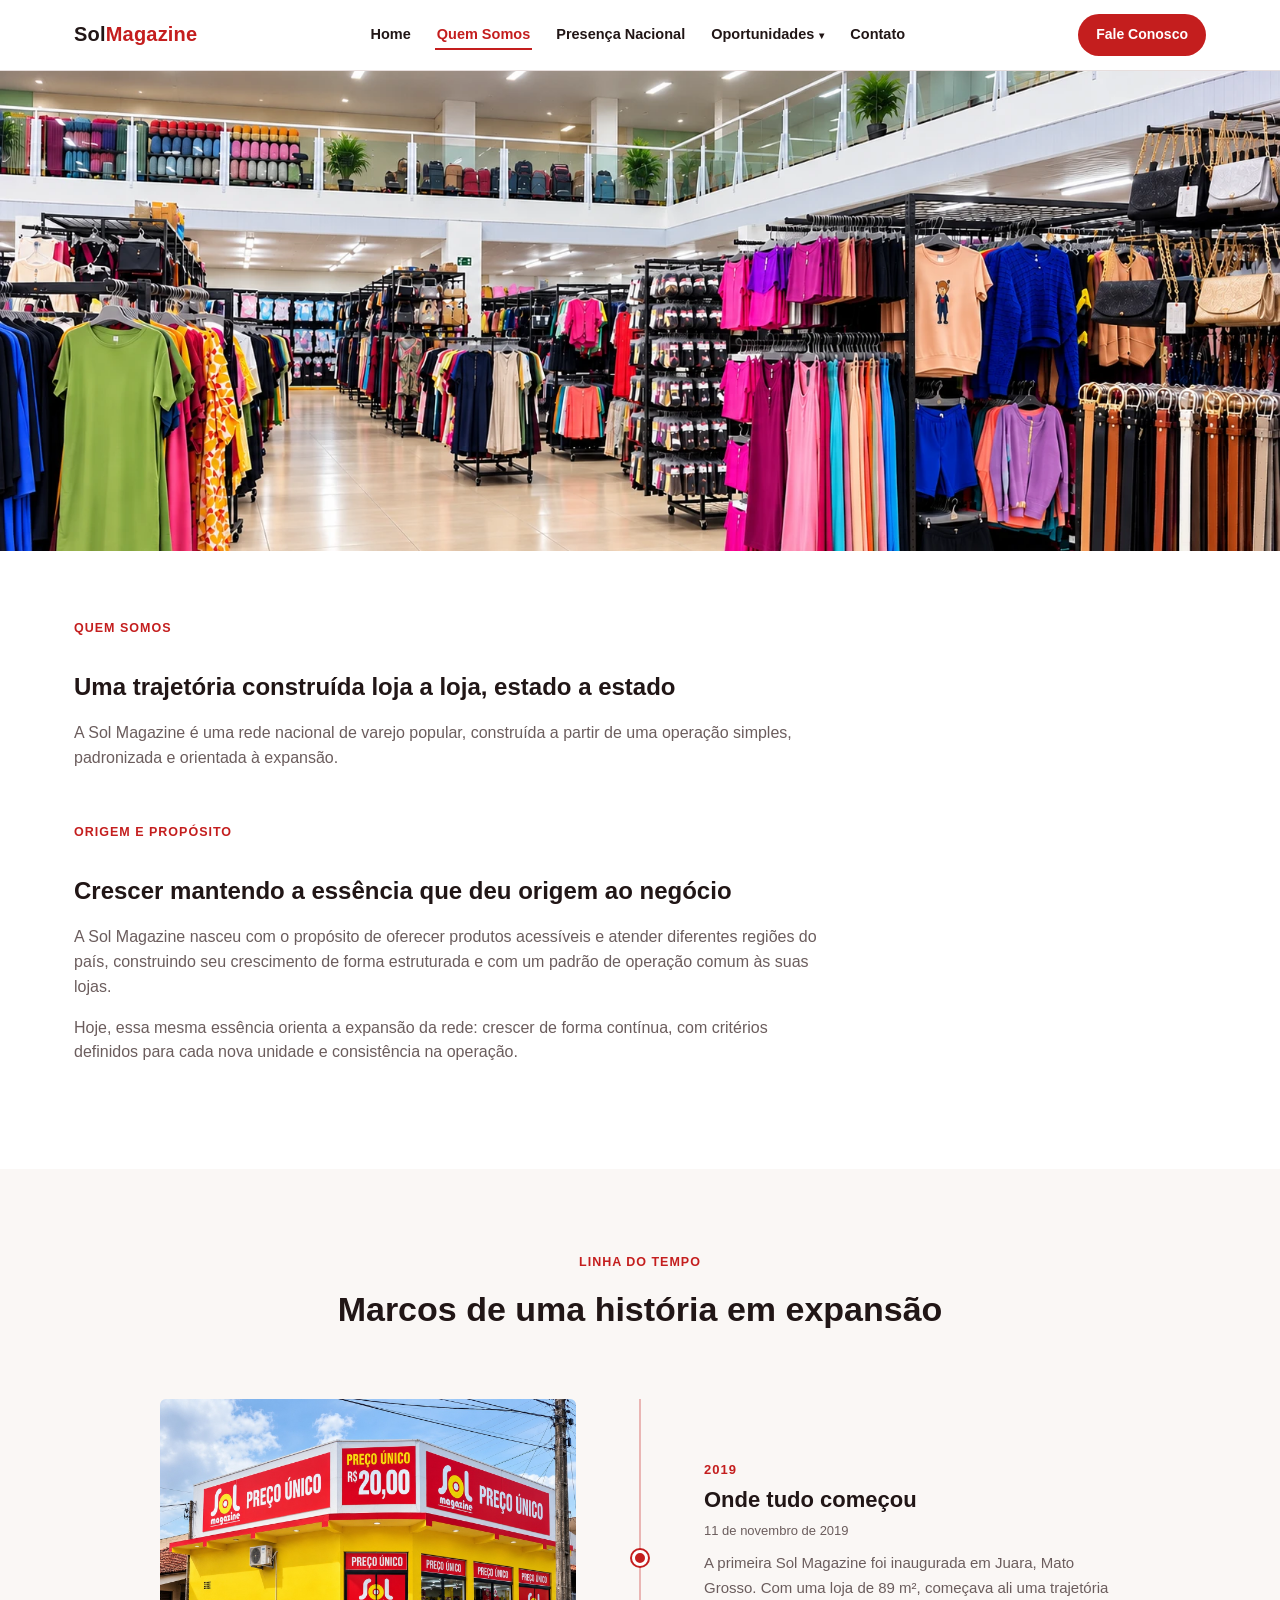
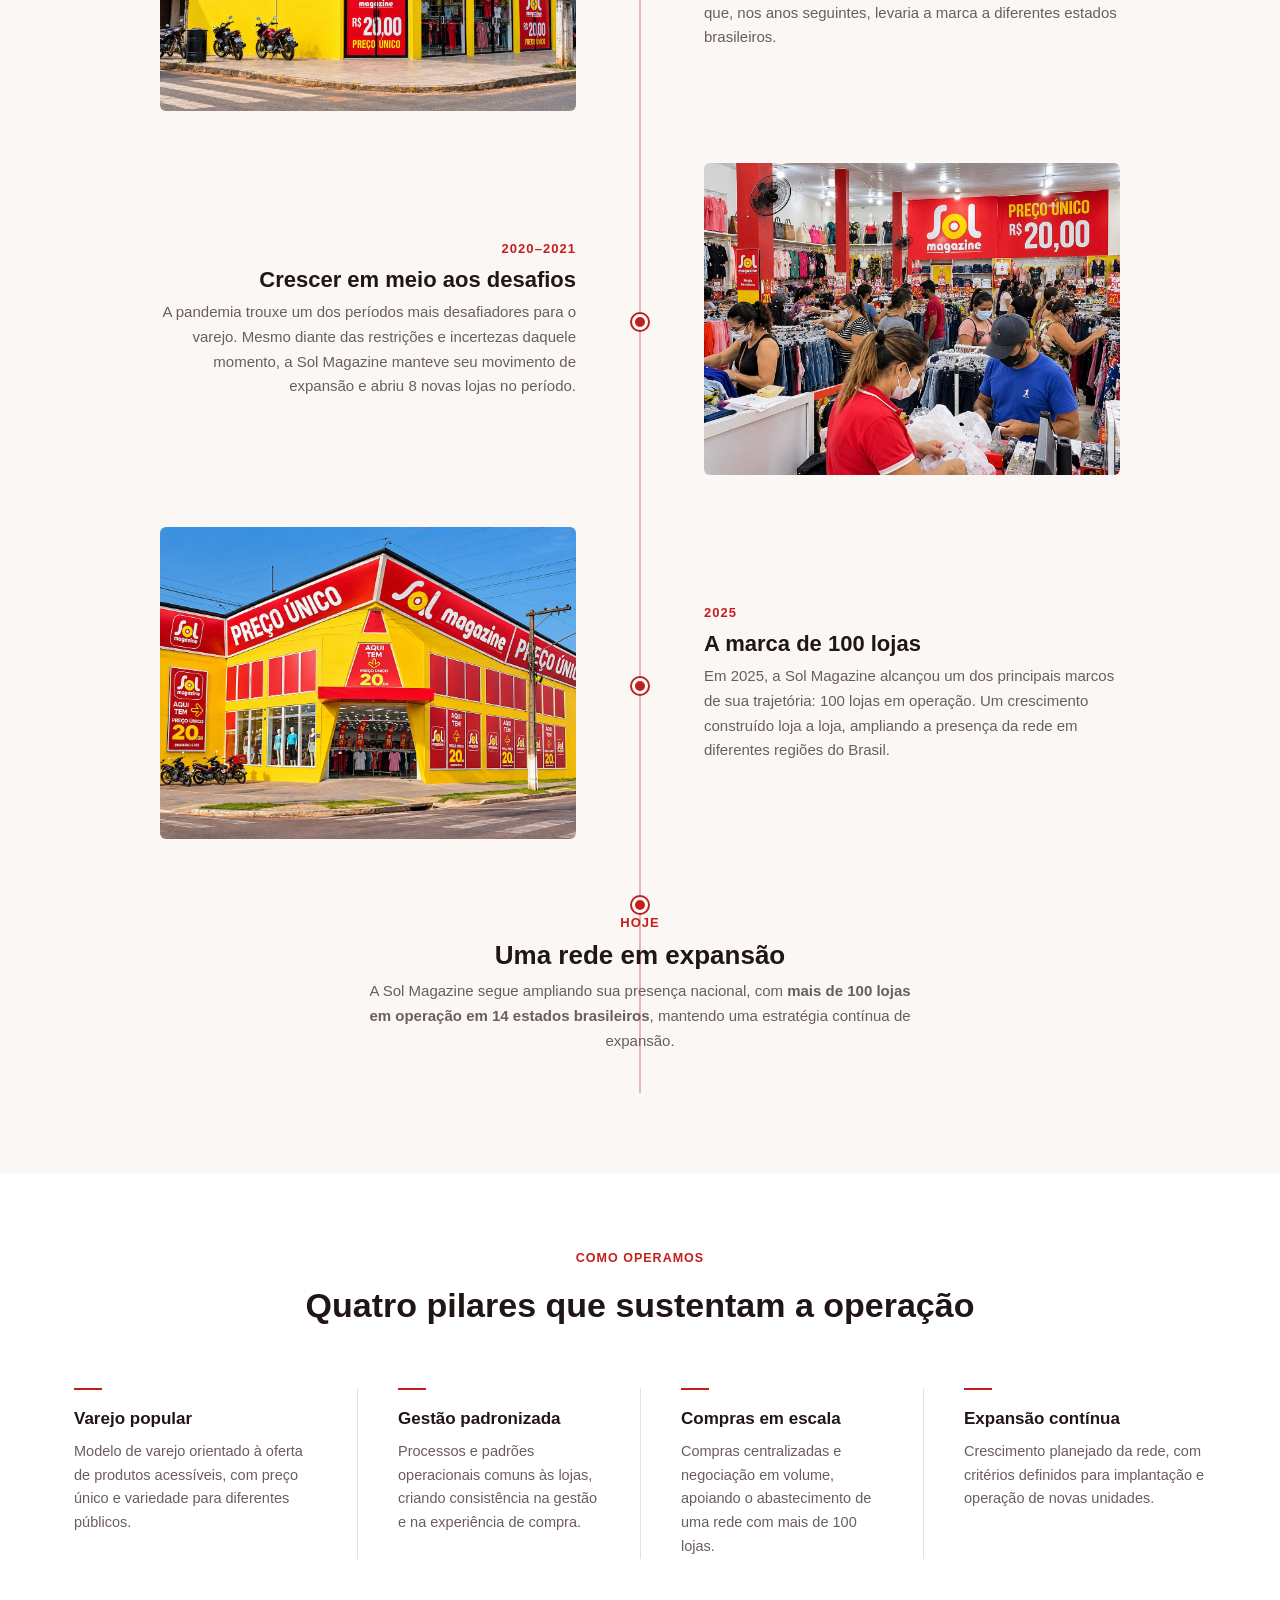
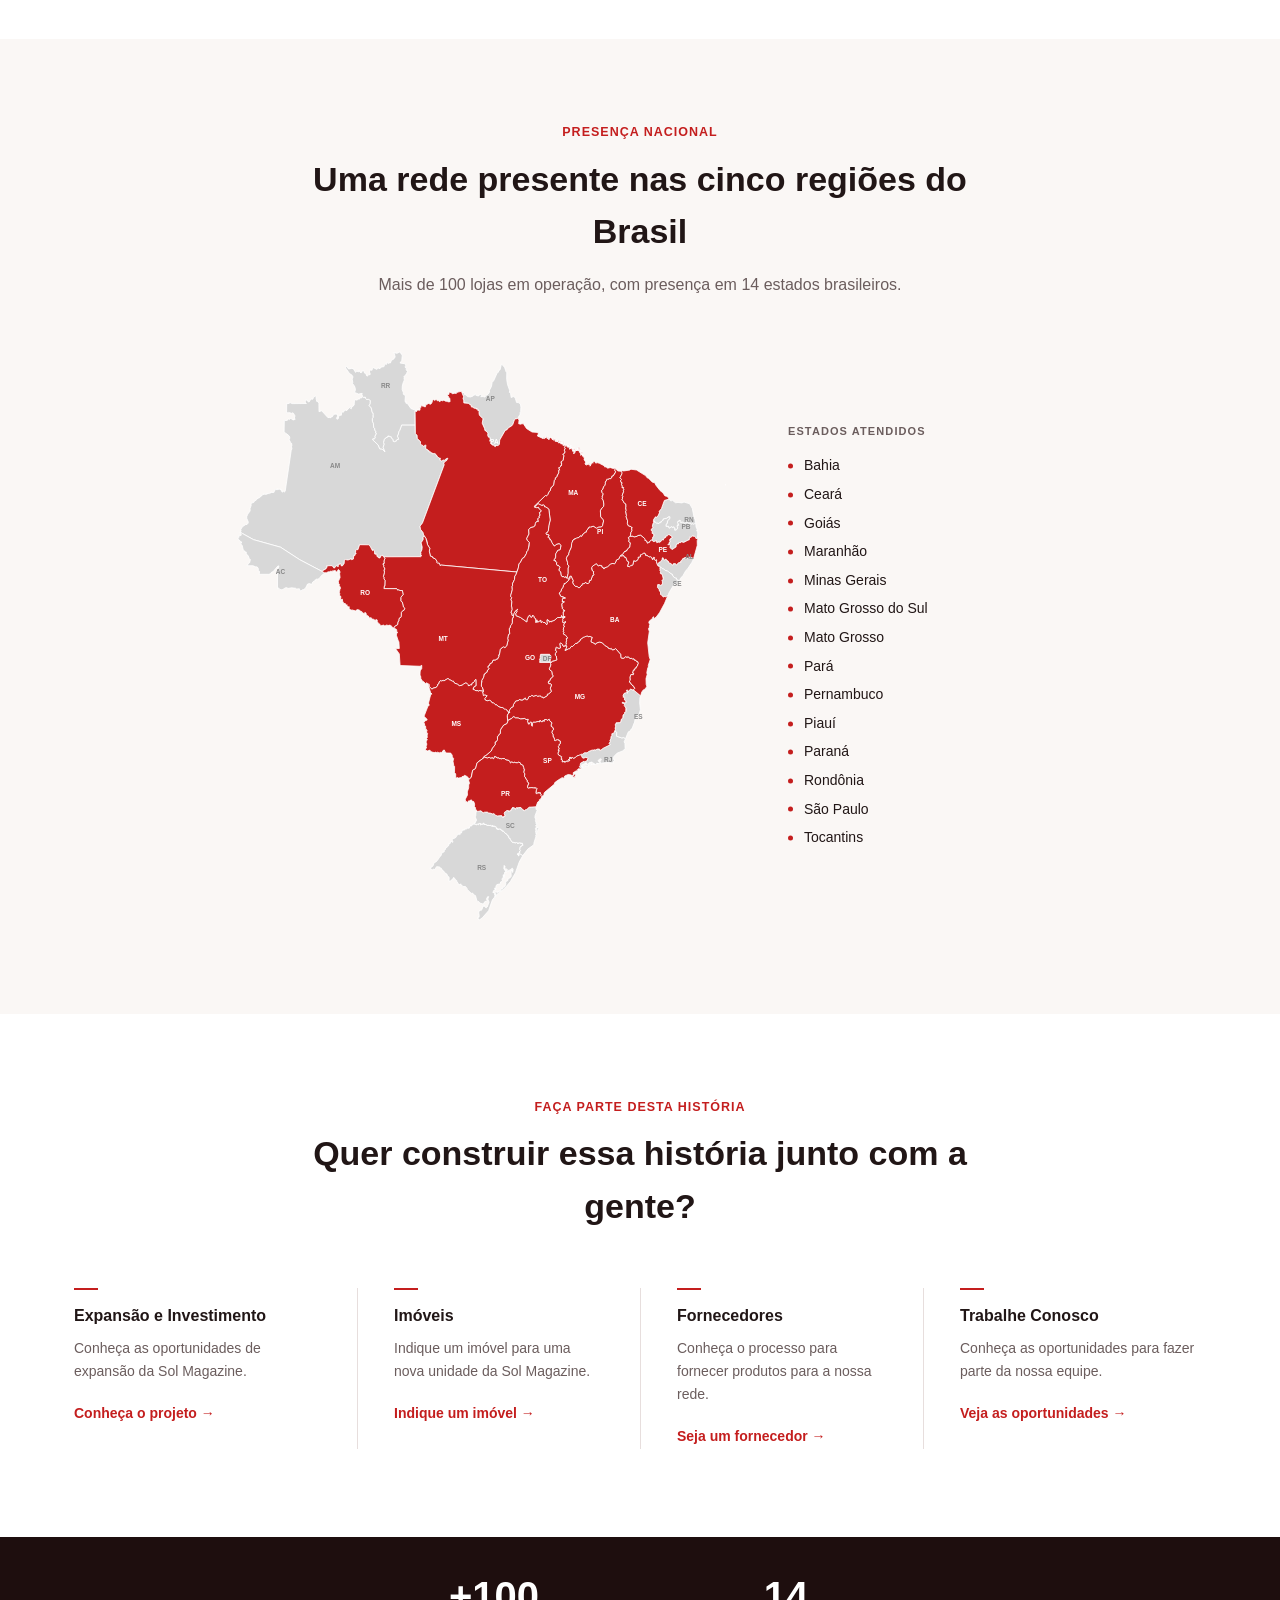
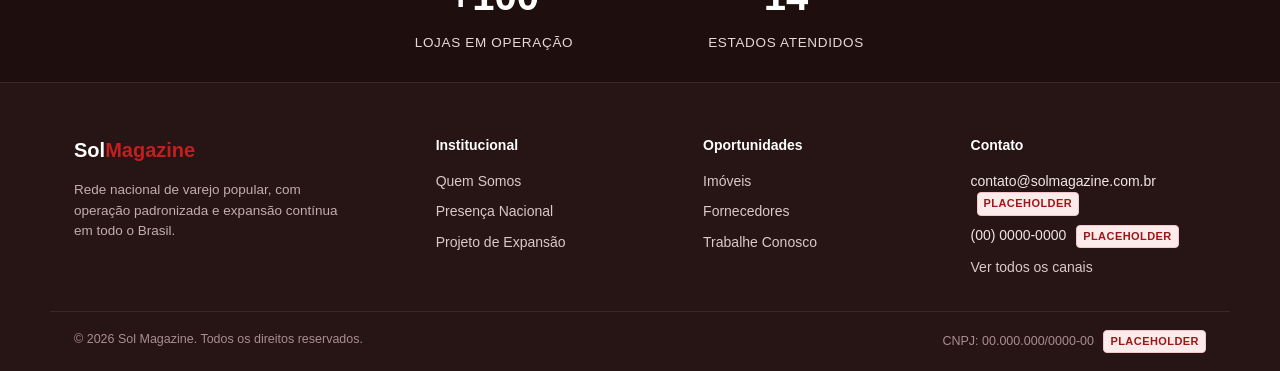
<file: quem-somos.html>
<!DOCTYPE html>
<html lang="pt-BR">
<head>
<meta charset="UTF-8">
<meta name="viewport" content="width=device-width, initial-scale=1.0">
<title>Quem Somos | Sol Magazine</title>
<link rel="stylesheet" href="styles.css">
<style>
/* Hero Quem Somos — desktop/tablet */
#hero-quem-somos {
  background-position: center 30%;
}
#hero-quem-somos::before {
  background: none;
}
/* Hero Quem Somos — mobile */
@media (max-width: 768px) {
  #hero-quem-somos {
    background-image: url('assets/images/hero-quem-somos-mobile.png') !important;
    background-position: center center;
  }
  #hero-quem-somos::before {
    background: none;
  }
}
/* Abertura editorial consolidada */
#editorial-abertura {
  padding-top: 64px;
  padding-bottom: 88px;
}
#editorial-abertura .bloco-abertura {
  max-width: 760px;
}
#editorial-abertura .bloco-abertura h1 {
  font-size: 1.5em;
  margin-bottom: 16px;
}
#editorial-abertura .bloco-abertura .intro-p {
  color: var(--texto-claro);
  margin-bottom: 0;
}
#editorial-abertura .bloco-origem {
  max-width: 760px;
  margin-top: 48px;
  padding-top: 0;
  border-top: none;
}
#editorial-abertura .bloco-origem h2 {
  margin-bottom: 16px;
}
@media (max-width: 768px) {
  #editorial-abertura {
    padding-top: 48px;
    padding-bottom: 56px;
  }
  #editorial-abertura .bloco-origem {
    margin-top: 40px;
    padding-top: 0;
  }
}

/* ===== COMO OPERAMOS ===== */
#como-operamos {
  padding-top: 72px;
  padding-bottom: 80px;
}
#como-operamos .section-head {
  margin-bottom: 56px;
}
.co-pilares {
  display: grid;
  grid-template-columns: repeat(4, 1fr);
  gap: 0;
}
.co-pilar {
  padding: 0 40px;
}
.co-pilar:first-child {
  padding-left: 0;
}
.co-pilar:last-child {
  padding-right: 0;
}
.co-pilar + .co-pilar {
  border-left: 1px solid var(--borda);
}
.co-acento {
  width: 28px;
  height: 2px;
  background: var(--vermelho);
  margin-bottom: 18px;
}
.co-titulo {
  font-size: 17px;
  font-weight: 700;
  color: var(--titulo);
  margin: 0 0 10px;
  line-height: 1.3;
}
.co-texto {
  font-size: 14.5px;
  color: var(--texto-claro);
  line-height: 1.65;
  margin: 0;
}
@media (max-width: 768px) {
  .co-pilares {
    grid-template-columns: 1fr;
    gap: 0;
  }
  .co-pilar {
    padding: 0;
    padding-top: 28px;
  }
  .co-pilar:first-child {
    padding-top: 0;
  }
  .co-pilar + .co-pilar {
    border-left: none;
    border-top: 1px solid var(--borda);
    margin-top: 28px;
  }
}

/* ===== PRESENÇA NACIONAL ===== */
#presenca-nacional-resumo {
  padding-top: 80px;
  padding-bottom: 88px;
}
#presenca-nacional-resumo .section-head {
  margin-bottom: 48px;
}
#presenca-nacional-resumo .section-head .pn-intro {
  margin-top: 12px;
  font-size: 16px;
  color: var(--texto-claro);
  line-height: 1.6;
}
.pn-corpo {
  display: grid;
  grid-template-columns: minmax(0, 500px) minmax(200px, 260px);
  justify-content: center;
  gap: 56px;
  align-items: center;
}
.pn-mapa svg {
  width: 100%;
  height: auto;
  display: block;
}
.pn-lista-titulo {
  font-size: 11px;
  font-weight: 800;
  text-transform: uppercase;
  letter-spacing: 0.1em;
  color: var(--texto-claro);
  margin: 0 0 16px;
}
.pn-lista {
  list-style: none;
  padding: 0; margin: 0;
  display: flex;
  flex-direction: column;
  gap: 9px;
}
.pn-lista li {
  font-size: 14px;
  color: var(--titulo);
  padding-left: 16px;
  position: relative;
  line-height: 1.4;
}
.pn-lista li::before {
  content: '';
  position: absolute;
  left: 0; top: 0.7em;
  transform: translateY(-50%);
  width: 5px; height: 5px;
  border-radius: 50%;
  background: var(--vermelho);
}
@media (max-width: 920px) {
  .pn-corpo {
    grid-template-columns: minmax(0, 1fr) minmax(170px, 210px);
    gap: 32px;
  }
}
@media (max-width: 768px) {
  #presenca-nacional-resumo {
    padding-top: 56px;
    padding-bottom: 64px;
  }
  .pn-corpo {
    grid-template-columns: 1fr;
    gap: 24px;
  }
  .pn-mapa {
    max-width: 440px;
    width: 100%;
    margin: 0 auto;
  }
  .pn-lista {
    display: grid;
    grid-template-columns: 1fr 1fr;
    gap: 8px 16px;
  }
}

/* ===== FAÇA PARTE ===== */
#faca-parte {
  padding-top: 80px;
  padding-bottom: 88px;
}
#faca-parte .section-head {
  margin-bottom: 56px;
}
.fp-grid {
  display: grid;
  grid-template-columns: repeat(4, 1fr);
  gap: 0;
}
.fp-item {
  padding: 0 36px;
}
.fp-item:first-child { padding-left: 0; }
.fp-item:last-child  { padding-right: 0; }
.fp-item + .fp-item  { border-left: 1px solid var(--borda); }
.fp-acento {
  width: 24px;
  height: 2px;
  background: var(--vermelho);
  margin-bottom: 16px;
}
.fp-titulo {
  font-size: 16px;
  font-weight: 700;
  color: var(--titulo);
  margin: 0 0 10px;
  line-height: 1.3;
}
.fp-texto {
  font-size: 14px;
  color: var(--texto-claro);
  line-height: 1.65;
  margin: 0 0 18px;
}
.fp-link {
  display: inline-flex;
  align-items: center;
  gap: 4px;
  font-size: 14px;
  font-weight: 700;
  color: var(--vermelho);
  text-decoration: none;
  transition: color 0.15s;
}
.fp-link:hover { color: var(--vermelho-escuro); }
@media (max-width: 768px) {
  #faca-parte {
    padding-top: 56px;
    padding-bottom: 64px;
  }
  .fp-grid {
    grid-template-columns: 1fr;
    gap: 0;
  }
  .fp-item {
    padding: 0;
    padding-top: 28px;
  }
  .fp-item:first-child { padding-top: 0; }
  .fp-item + .fp-item {
    border-left: none;
    border-top: 1px solid var(--borda);
    margin-top: 28px;
  }
}

/* ===== NOVA LINHA DO TEMPO ===== */
#linha-do-tempo {
  padding-top: 80px;
  padding-bottom: 80px;
}
#linha-do-tempo .section-head {
  margin-bottom: 64px;
}

/* Eixo central */
.ldt-eixo {
  position: relative;
  max-width: 960px;
  margin: 0 auto;
  padding-bottom: 40px;
}
.ldt-eixo::before {
  content: "";
  position: absolute;
  left: 50%;
  transform: translateX(-50%);
  top: 0; bottom: 0;
  width: 2px;
  background: var(--vermelho);
  opacity: 0.3;
}

/* Marco individual */
.ldt-marco {
  display: grid;
  grid-template-columns: 1fr 48px 1fr;
  align-items: center;
  gap: 0;
  margin-bottom: 52px;
  position: relative;
}
.ldt-marco:last-child {
  margin-bottom: 0;
}

/* Marcador no eixo */
.ldt-marcador {
  grid-column: 2;
  display: flex;
  justify-content: center;
  align-items: flex-start;
  padding-top: 6px;
  z-index: 2;
}
.ldt-marcador span {
  display: block;
  width: 16px; height: 16px;
  border-radius: 50%;
  background: var(--vermelho);
  border: 3px solid #fff;
  box-shadow: 0 0 0 2px var(--vermelho);
  flex-shrink: 0;
}

/* Lado esquerdo e direito */
.ldt-esq {
  grid-column: 1;
  padding-right: 40px;
  text-align: right;
}
.ldt-dir {
  grid-column: 3;
  padding-left: 40px;
  text-align: left;
}

/* Conteúdo textual */
.ldt-ano {
  display: block;
  font-size: 13px;
  font-weight: 800;
  letter-spacing: 0.08em;
  text-transform: uppercase;
  color: var(--vermelho);
  margin-bottom: 6px;
}
.ldt-titulo {
  font-size: clamp(18px, 2vw, 22px);
  font-weight: 700;
  color: var(--titulo);
  margin: 0 0 6px;
  line-height: 1.3;
}
.ldt-data {
  font-size: 13px;
  color: var(--texto-claro);
  margin: 0 0 10px;
}
.ldt-texto {
  font-size: 15px;
  color: var(--texto-claro);
  line-height: 1.65;
  margin: 0;
}
.ldt-texto strong {
  color: var(--titulo);
  font-weight: 600;
}

/* Foto */
.ldt-foto {
  width: 100%;
  aspect-ratio: 4/3;
  object-fit: cover;
  border-radius: 6px;
  display: block;
}
.ldt-foto-placeholder {
  width: 100%;
  aspect-ratio: 4/3;
  background: var(--bg-claro);
  border-radius: 6px;
  display: flex;
  align-items: center;
  justify-content: center;
  font-size: 13px;
  color: var(--texto-claro);
  border: 1px dashed var(--borda);
}

/* Marco "Hoje" — centralizado, fora do eixo */
.ldt-marco-hoje {
  display: flex;
  flex-direction: column;
  align-items: center;
  text-align: center;
  position: relative;
  max-width: 960px;
  margin: 32px auto 0;
}
.ldt-marco-hoje .ldt-conteudo-hoje {
  max-width: 560px;
}
.ldt-marco-hoje .ldt-titulo {
  font-size: clamp(20px, 2.2vw, 26px);
}

/* ===== MOBILE ===== */
@media (max-width: 768px) {
  #linha-do-tempo {
    padding-top: 56px;
    padding-bottom: 56px;
  }
  #linha-do-tempo .section-head {
    margin-bottom: 48px;
  }

  /* Eixo à esquerda no mobile */
  .ldt-eixo::before {
    left: 10px;
    transform: none;
  }

  /* Cada marco vira coluna única */
  .ldt-marco {
    display: block;
    padding-left: 40px;
    margin-bottom: 56px;
    position: relative;
  }
  .ldt-esq, .ldt-dir {
    padding: 0;
    text-align: left;
  }
  /* Marcador posicionado à esquerda */
  .ldt-marcador {
    position: absolute;
    left: 0; top: 4px;
    padding: 0;
  }
  /* Ordem mobile: ano > título > data > texto > foto */
  .ldt-foto, .ldt-foto-placeholder {
    margin-top: 16px;
    aspect-ratio: 16/9;
  }
  /* Marco hoje */
  .ldt-marco-hoje {
    padding-left: 40px;
    align-items: flex-start;
    text-align: left;
    margin: 40px 0 0;
  }
  .ldt-marco-hoje .ldt-marcador {
    position: absolute;
    left: 0; top: 4px;
  }
  .ldt-marco-hoje .ldt-conteudo-hoje {
    max-width: 100%;
  }
}
</style>
</head>
<body>

  <header class="site-header">
    <div class="nav-wrap">
      <a href="index.html" class="logo">Sol<span>Magazine</span></a>
      <nav>
        <ul class="nav-links">
          <li><a href="index.html">Home</a></li>
          <li><a href="quem-somos.html">Quem Somos</a></li>
          <li><a href="presenca-nacional.html">Presença Nacional</a></li>
          <li class="has-dropdown">
            <a href="#" class="dropdown-toggle">Oportunidades</a>
            <ul class="dropdown-menu">
              <li><a href="expansao.html">Expansão</a></li>
              <li><a href="imoveis.html">Imóveis</a></li>
              <li><a href="fornecedores.html">Fornecedores</a></li>
              <li><a href="trabalhe-conosco.html">Trabalhe Conosco</a></li>
            </ul>
          </li>
          <li><a href="contato.html">Contato</a></li>
        </ul>
      </nav>
      <a href="contato.html" class="nav-cta">Fale Conosco</a>
      <button class="menu-toggle" aria-label="Abrir menu">&#9776;</button>
    </div>
  </header>

  <main>
    <section class="hero" id="hero-quem-somos" style="background-image:url('assets/images/hero-quem-somos-desktop.png');"></section>

    <section class="section-alt" id="editorial-abertura">
      <div class="container">
        <div class="bloco-abertura">
          <span class="section-eyebrow">Quem Somos</span>
          <h1>Uma trajetória construída loja a loja, estado a estado</h1>
          <p class="intro-p">A Sol Magazine é uma rede nacional de varejo popular, construída a partir de uma operação simples, padronizada e orientada à expansão.</p>
        </div>
        <div class="bloco-origem">
          <span class="section-eyebrow">Origem e Propósito</span>
          <h2>Crescer mantendo a essência que deu origem ao negócio</h2>
          <p style="color:var(--texto-claro);">A Sol Magazine nasceu com o propósito de oferecer produtos acessíveis e atender diferentes regiões do país, construindo seu crescimento de forma estruturada e com um padrão de operação comum às suas lojas.</p>
          <p style="color:var(--texto-claro);">Hoje, essa mesma essência orienta a expansão da rede: crescer de forma contínua, com critérios definidos para cada nova unidade e consistência na operação.</p>
        </div>
      </div>
    </section>

    <section class="section-tinted" id="linha-do-tempo">
      <div class="container">
        <div class="section-head">
          <span class="section-eyebrow">Linha do Tempo</span>
          <h2>Marcos de uma história em expansão</h2>
        </div>

        <div class="ldt-eixo">

          <!-- MARCO 1 — 2019 — foto esquerda, texto direita -->
          <div class="ldt-marco">
            <div class="ldt-esq">
              <img class="ldt-foto" src="assets/images/ldt-2019-juara.jpg" alt="Primeira loja Sol Magazine — Juara, MT, 2019">
            </div>
            <div class="ldt-marcador"><span></span></div>
            <div class="ldt-dir">
              <span class="ldt-ano">2019</span>
              <h3 class="ldt-titulo">Onde tudo começou</h3>
              <p class="ldt-data">11 de novembro de 2019</p>
              <p class="ldt-texto">A primeira Sol Magazine foi inaugurada em Juara, Mato Grosso. Com uma loja de 89 m², começava ali uma trajetória que, nos anos seguintes, levaria a marca a diferentes estados brasileiros.</p>
            </div>
          </div>

          <!-- MARCO 2 — 2020–2021 — texto esquerda, foto direita -->
          <div class="ldt-marco">
            <div class="ldt-esq">
              <span class="ldt-ano">2020–2021</span>
              <h3 class="ldt-titulo">Crescer em meio aos desafios</h3>
              <p class="ldt-texto">A pandemia trouxe um dos períodos mais desafiadores para o varejo. Mesmo diante das restrições e incertezas daquele momento, a Sol Magazine manteve seu movimento de expansão e abriu 8 novas lojas no período.</p>
            </div>
            <div class="ldt-marcador"><span></span></div>
            <div class="ldt-dir">
              <img class="ldt-foto" src="assets/images/ldt-2020-pandemia.jpg" alt="Sol Magazine durante a pandemia — 2020–2021">
            </div>
          </div>

          <!-- MARCO 3 — 2025 — foto esquerda, texto direita -->
          <div class="ldt-marco">
            <div class="ldt-esq">
              <img class="ldt-foto" src="assets/images/ldt-2025-fachada-diurna.jpg" alt="Fachada Sol Magazine — 100 lojas, 2025">
            </div>
            <div class="ldt-marcador"><span></span></div>
            <div class="ldt-dir">
              <span class="ldt-ano">2025</span>
              <h3 class="ldt-titulo">A marca de 100 lojas</h3>
              <p class="ldt-texto">Em 2025, a Sol Magazine alcançou um dos principais marcos de sua trajetória: 100 lojas em operação. Um crescimento construído loja a loja, ampliando a presença da rede em diferentes regiões do Brasil.</p>
            </div>
          </div>

          <!-- MARCO 4 — Hoje — centralizado -->
          <div class="ldt-marco-hoje">
            <div class="ldt-marcador"><span></span></div>
            <div class="ldt-conteudo-hoje">
              <span class="ldt-ano">Hoje</span>
              <h3 class="ldt-titulo">Uma rede em expansão</h3>
              <p class="ldt-texto">A Sol Magazine segue ampliando sua presença nacional, com <strong>mais de 100 lojas em operação em 14 estados brasileiros</strong>, mantendo uma estratégia contínua de expansão.</p>
            </div>
          </div>

        </div><!-- .ldt-eixo -->
      </div>
    </section>

    <section class="section-alt" id="como-operamos">
      <div class="container">
        <div class="section-head">
          <span class="section-eyebrow">Como Operamos</span>
          <h2>Quatro pilares que sustentam a operação</h2>
        </div>
        <div class="co-pilares">
          <div class="co-pilar">
            <div class="co-acento"></div>
            <h3 class="co-titulo">Varejo popular</h3>
            <p class="co-texto">Modelo de varejo orientado à oferta de produtos acessíveis, com preço único e variedade para diferentes públicos.</p>
          </div>
          <div class="co-pilar">
            <div class="co-acento"></div>
            <h3 class="co-titulo">Gestão padronizada</h3>
            <p class="co-texto">Processos e padrões operacionais comuns às lojas, criando consistência na gestão e na experiência de compra.</p>
          </div>
          <div class="co-pilar">
            <div class="co-acento"></div>
            <h3 class="co-titulo">Compras em escala</h3>
            <p class="co-texto">Compras centralizadas e negociação em volume, apoiando o abastecimento de uma rede com mais de 100 lojas.</p>
          </div>
          <div class="co-pilar">
            <div class="co-acento"></div>
            <h3 class="co-titulo">Expansão contínua</h3>
            <p class="co-texto">Crescimento planejado da rede, com critérios definidos para implantação e operação de novas unidades.</p>
          </div>
        </div>
      </div>
    </section>

    <section class="section-tinted" id="presenca-nacional-resumo">
      <div class="container">
        <div class="section-head">
          <span class="section-eyebrow">Presença Nacional</span>
          <h2>Uma rede presente nas cinco regiões do Brasil</h2>
          <p class="pn-intro">Mais de 100 lojas em operação, com presença em 14 estados brasileiros.</p>
        </div>
        <div class="pn-corpo">
          <div class="pn-mapa">
            <svg xmlns="http://www.w3.org/2000/svg" viewBox="0 0 500 580" role="img"
                 aria-label="Mapa do Brasil com os 14 estados da Sol Magazine destacados em vermelho">
              <title>Mapa de Presença Nacional — Sol Magazine</title>
              <path d="M 263.5,542.3 262.7,542.0 262.8,543.1 263.3,542.7 263.2,543.8 261.6,544.6 261.0,546.3 261.2,547.0 261.4,546.6 262.4,547.4 262.7,548.9 263.2,548.9 262.8,550.9 260.4,553.8 256.6,564.7 250.5,571.6 247.4,574.0 247.1,573.2 246.0,573.1 246.0,572.0 246.3,570.9 247.0,571.4 247.2,569.4 246.7,566.8 247.2,565.3 248.5,563.9 249.2,564.5 250.4,562.6 250.8,560.0 251.4,560.6 252.4,559.2 252.2,560.1 253.5,561.5 254.2,561.8 255.2,561.0 257.1,556.2 255.8,553.1 256.7,550.6 255.3,550.9 255.0,551.5 255.4,551.6 254.6,552.4 254.4,553.5 255.5,554.1 254.7,555.0 252.8,555.6 251.3,558.1 247.7,557.0 246.8,555.6 245.7,555.4 244.7,554.1 243.5,549.6 242.5,549.3 240.8,547.3 240.0,547.0 239.3,547.4 235.2,543.4 235.2,542.7 233.6,540.6 230.7,540.4 230.1,539.4 229.5,539.5 228.7,537.8 227.9,538.8 226.0,537.7 225.4,536.0 224.8,535.9 224.7,534.5 223.7,534.0 222.0,531.5 221.0,532.0 221.0,533.3 220.3,533.1 218.6,535.0 216.9,535.1 217.2,531.9 216.8,530.8 215.5,530.1 215.1,528.3 212.6,526.6 211.7,525.0 210.7,524.6 210.7,524.0 209.8,523.8 209.5,522.4 207.9,521.8 207.6,520.9 204.5,520.7 202.7,523.6 201.7,523.1 200.7,523.8 199.9,523.3 199.2,523.5 198.8,522.5 197.8,522.1 199.7,521.2 201.3,519.4 202.1,516.7 203.9,516.0 205.7,514.1 208.1,510.3 208.8,510.1 210.1,506.6 212.2,505.9 212.2,504.5 213.5,503.4 213.7,501.7 214.9,501.5 217.0,499.0 216.9,497.7 218.4,497.3 218.5,495.5 220.0,495.7 220.6,496.5 220.9,495.1 219.7,493.8 221.4,492.8 221.6,492.0 222.2,492.6 223.0,491.4 223.6,491.7 224.4,490.7 224.3,490.0 226.5,488.2 227.2,488.8 227.5,488.0 228.4,488.2 227.8,487.1 229.5,487.0 229.9,485.0 230.5,484.8 231.0,483.4 231.4,484.2 232.5,484.1 232.6,483.1 233.2,483.6 233.6,482.3 234.3,483.1 235.3,482.6 235.0,482.0 235.7,481.6 236.4,482.5 236.6,481.6 237.2,482.2 238.5,479.4 238.7,480.0 239.6,480.0 240.4,478.6 241.0,478.6 241.1,477.9 241.6,478.3 242.0,477.6 242.7,478.3 243.2,477.9 243.5,478.5 244.4,478.1 244.7,478.9 245.6,478.2 246.5,478.7 246.3,477.7 247.4,477.8 247.9,477.0 248.8,477.7 248.6,478.9 249.4,478.2 250.0,478.5 250.4,477.7 250.7,478.3 251.4,478.0 251.3,477.2 251.9,476.9 251.7,477.8 252.3,477.7 252.5,478.9 252.8,478.1 253.1,478.7 254.0,478.2 254.1,478.7 255.1,478.9 255.1,479.5 255.6,479.2 255.8,479.8 256.1,479.2 258.3,479.6 258.7,478.9 259.6,480.2 260.5,480.3 260.4,479.5 261.0,479.5 260.8,480.1 261.5,480.5 262.0,479.7 262.8,480.8 263.8,480.6 264.5,481.3 263.9,481.6 264.7,482.0 264.5,482.6 265.1,482.5 265.3,483.3 265.6,482.6 265.8,483.4 266.4,483.4 266.3,482.9 267.2,483.2 267.6,482.7 268.0,483.3 268.3,482.8 269.0,484.2 270.0,483.9 270.6,485.3 271.2,484.8 272.9,487.1 274.7,487.9 275.6,489.7 276.5,489.8 277.2,492.3 278.2,492.4 278.2,493.2 280.1,496.0 281.1,496.5 281.2,496.2 283.0,496.8 283.2,496.4 283.4,497.0 284.5,496.5 285.6,497.5 285.9,496.5 286.3,497.3 287.8,496.7 288.1,497.3 289.1,496.7 289.3,497.5 290.2,497.0 291.1,499.3 290.0,499.2 288.9,501.1 288.6,500.6 288.2,500.9 287.8,503.7 288.4,504.5 287.3,505.9 288.0,506.1 287.2,507.5 286.3,507.2 286.3,508.1 285.8,507.7 285.5,508.4 287.0,509.9 286.1,508.6 288.1,507.8 290.8,509.6 287.2,516.1 283.5,526.7 278.4,535.5 272.8,542.2 265.3,547.9 263.0,550.8 263.8,547.6 262.8,546.1 263.9,545.9 265.7,546.6 266.5,545.7 265.6,545.6 267.9,545.2 270.1,542.1 270.6,543.0 270.2,542.2 270.7,540.9 271.5,541.6 272.9,540.6 273.8,538.0 273.7,534.9 274.5,535.4 275.9,534.5 276.1,532.4 276.7,532.6 278.6,531.3 279.2,530.3 279.0,524.5 280.1,525.1 280.1,524.2 280.5,525.2 279.8,525.8 280.7,526.4 281.1,523.4 280.4,522.2 279.7,522.3 279.5,523.7 278.3,523.5 278.3,524.2 276.6,524.2 276.5,525.7 275.1,525.1 275.3,523.4 274.7,522.9 273.8,523.2 272.8,522.1 273.0,520.0 272.6,520.2 272.2,519.4 271.8,522.7 272.5,523.0 272.3,523.8 272.8,524.2 273.2,523.7 273.5,525.0 274.6,524.6 274.6,524.9 274.0,526.2 273.6,525.3 272.7,526.2 272.2,530.3 272.0,528.8 271.2,528.9 271.4,532.1 270.5,532.1 269.9,532.7 270.5,535.2 268.5,536.0 268.5,537.8 264.8,538.6 264.0,540.0 263.6,544.1 263.5,542.3 Z M 272.2,530.3 272.3,531.3 271.9,530.8 272.2,530.3 Z M 274.0,526.3 273.9,526.7 274.0,526.3 Z M 247.3,564.9 247.5,564.6 247.3,564.9 Z" fill="#d8d8d8" stroke="#ffffff" stroke-width="0.8" stroke-linejoin="round"/>
              <path d="M 84.2,53.2 84.7,55.4 86.2,55.8 86.9,57.5 87.0,65.7 89.7,64.8 96.0,71.7 97.2,71.3 98.0,71.9 98.7,71.7 98.9,71.0 100.2,70.9 101.2,69.1 102.8,68.2 104.6,68.0 105.7,69.9 104.5,72.2 105.1,73.3 106.5,72.4 106.6,70.8 107.6,69.2 109.3,69.3 109.7,66.3 110.3,65.9 111.2,66.5 111.9,64.8 113.0,64.8 113.7,63.6 114.4,64.9 118.5,60.5 119.1,60.9 118.5,62.4 119.2,62.9 119.7,61.3 122.1,59.2 122.5,54.6 123.2,53.9 125.0,54.1 126.7,52.9 127.1,53.4 127.7,52.1 130.0,51.7 130.6,50.5 131.6,51.4 133.3,51.1 133.7,52.5 134.7,53.4 136.8,53.4 138.4,54.5 138.2,57.8 137.2,59.6 139.2,61.8 140.3,66.4 141.1,66.9 141.4,68.5 141.0,70.1 141.3,71.3 140.4,72.6 140.4,75.3 141.4,77.2 141.7,81.4 142.6,82.3 142.9,84.2 143.8,85.3 143.7,87.1 144.5,87.5 143.0,90.2 143.3,92.1 141.9,93.3 141.0,92.6 140.7,93.8 146.2,99.0 147.9,103.0 149.1,102.8 150.9,103.6 152.8,105.7 152.1,103.6 151.1,103.0 151.6,102.4 151.0,101.7 152.0,98.2 151.5,96.4 152.1,93.7 152.9,92.4 155.8,90.9 155.8,90.0 159.3,90.8 159.5,91.8 161.2,93.8 161.3,95.3 162.3,95.7 163.2,95.1 163.9,95.5 164.5,93.9 166.5,93.3 165.4,90.1 166.7,87.0 166.6,85.8 167.5,84.8 169.7,78.9 183.1,78.9 183.4,87.7 185.0,89.1 185.3,92.6 188.5,95.6 188.5,97.7 189.8,99.4 190.6,99.2 191.7,100.6 193.4,98.8 193.9,99.6 193.6,102.1 194.1,103.1 195.7,103.7 196.1,104.7 197.0,104.6 197.4,105.9 198.2,105.6 199.1,106.8 200.6,107.1 200.7,107.8 202.3,107.4 203.4,107.8 203.4,108.5 204.6,109.0 204.9,110.5 205.5,110.5 207.0,112.1 208.4,112.2 208.0,114.2 209.1,114.9 209.9,114.9 210.9,113.9 212.2,114.4 214.4,112.6 215.9,112.2 214.5,114.7 212.5,115.8 211.6,118.0 212.3,118.5 190.5,176.9 188.0,180.2 188.5,183.3 191.1,186.6 192.0,189.8 191.1,191.3 191.2,193.6 189.1,196.8 190.2,201.0 189.9,203.9 188.7,206.3 189.0,207.9 188.5,209.4 189.8,209.6 188.7,210.7 151.6,210.8 151.0,209.7 150.0,209.2 149.3,210.1 148.6,209.8 148.3,211.6 146.8,212.0 146.3,210.8 145.2,210.8 144.5,207.8 143.5,207.5 143.4,208.5 142.7,208.0 142.4,204.8 141.2,204.1 140.5,204.7 140.1,203.3 138.6,201.7 138.5,200.5 136.7,199.0 127.6,198.7 125.9,203.8 124.7,203.4 123.9,204.0 123.5,206.3 124.1,207.5 123.8,208.0 123.4,207.7 122.9,209.6 121.7,209.7 121.4,213.1 119.5,213.7 119.4,212.7 116.0,214.0 113.4,213.6 112.4,214.3 112.2,217.4 110.3,220.0 109.3,219.9 108.6,217.5 107.0,218.6 106.2,218.3 106.4,220.5 105.7,220.6 104.5,219.7 102.2,222.2 100.1,219.7 96.6,219.7 96.1,220.1 94.9,219.6 95.1,221.0 93.9,222.9 90.6,224.7 90.3,225.6 67.7,213.7 48.5,201.2 21.6,193.7 8.2,186.2 9.1,184.9 8.8,183.6 10.1,181.1 13.4,178.7 15.1,178.4 16.0,177.3 16.3,176.0 14.7,172.2 14.8,170.5 15.8,168.1 18.1,165.0 18.1,162.3 19.2,159.5 19.0,157.9 19.8,157.1 22.0,156.2 22.2,155.4 24.8,153.6 25.0,152.7 27.9,151.5 28.9,150.0 30.0,149.7 30.7,148.5 32.1,148.3 32.3,147.8 32.7,148.4 33.4,148.3 33.8,147.8 34.0,148.7 34.8,147.7 35.3,148.0 35.1,147.5 36.2,147.7 36.9,147.2 37.4,147.6 37.9,146.5 38.4,146.9 38.6,146.5 38.7,147.1 39.3,146.5 39.7,146.9 39.9,146.4 41.1,146.5 41.1,146.0 41.7,146.6 43.3,143.6 43.9,143.3 44.8,143.8 45.2,142.8 45.5,143.7 46.4,142.9 46.9,143.8 47.7,142.9 48.8,143.7 49.0,143.1 49.3,145.2 49.8,145.0 50.5,146.3 51.5,144.8 52.3,146.1 53.2,145.3 59.2,104.5 59.9,102.7 59.5,100.7 59.9,99.2 59.6,97.3 58.4,96.2 57.2,93.6 57.9,92.0 57.3,90.1 54.6,87.7 53.7,87.5 52.1,85.4 52.3,74.6 55.1,74.4 56.6,73.0 57.4,73.6 58.9,72.0 60.3,73.8 61.0,73.3 61.1,73.9 62.2,73.9 62.3,73.2 63.2,73.3 62.4,72.0 63.0,69.9 61.4,67.2 60.1,66.8 59.7,67.4 57.4,66.6 56.5,67.0 56.2,66.3 55.0,67.2 54.6,66.9 54.7,57.7 57.1,57.4 58.1,56.6 59.9,57.6 74.4,57.5 73.1,56.1 73.8,54.2 74.6,53.8 75.3,55.0 77.0,56.1 79.0,53.0 80.7,53.3 81.7,51.3 83.2,50.0 84.0,50.6 84.2,53.2 Z" fill="#d8d8d8" stroke="#ffffff" stroke-width="0.8" stroke-linejoin="round"/>
              <path d="M 243.8,469.3 243.9,466.8 244.7,464.8 246.4,465.6 247.8,464.7 248.9,464.8 251.2,466.8 252.4,466.2 255.3,466.1 256.9,467.2 257.8,467.0 260.7,467.9 261.8,467.6 263.8,469.4 265.5,469.9 269.7,469.6 270.9,471.6 271.1,470.8 273.0,470.1 272.2,467.3 272.8,465.9 274.5,465.2 274.7,464.5 275.7,464.5 276.4,465.3 276.5,464.6 276.9,465.4 277.2,464.7 277.6,465.1 278.1,464.5 279.0,464.7 278.8,464.1 280.1,462.1 280.9,462.0 280.5,461.8 280.7,461.2 281.0,461.7 282.0,461.6 283.6,463.1 283.5,462.4 284.5,461.6 285.3,462.3 285.4,461.5 286.0,462.1 286.4,461.5 287.4,461.8 287.5,461.3 287.8,462.0 288.1,461.3 289.4,461.9 290.6,463.6 292.7,464.6 293.8,463.5 294.8,463.4 297.1,461.2 298.5,461.5 299.6,460.9 303.3,460.5 303.9,460.8 304.1,463.6 304.7,463.6 305.1,464.4 303.1,469.6 302.9,471.7 303.1,472.4 304.0,472.6 303.4,474.3 303.6,475.7 304.2,475.8 303.8,477.5 304.5,478.0 304.9,477.3 305.4,477.8 305.3,478.7 304.8,478.9 304.7,478.4 303.7,479.4 303.9,480.3 304.6,480.1 304.7,480.6 303.3,482.8 304.2,484.4 303.3,485.1 303.8,485.4 304.2,488.7 303.6,489.6 303.9,490.7 301.9,497.0 302.0,498.1 301.4,499.1 295.8,503.1 290.8,509.6 287.9,507.7 286.1,508.6 287.0,509.9 286.7,509.8 285.7,509.0 285.7,507.8 286.3,508.3 286.3,507.2 287.2,507.5 287.3,506.7 287.9,506.6 288.1,505.7 287.3,505.9 288.4,504.5 287.8,503.7 288.2,500.9 288.6,500.6 288.9,501.1 290.0,499.2 291.0,499.4 290.2,497.0 289.3,497.5 289.1,496.7 288.1,497.3 287.8,496.7 286.3,497.3 285.9,496.5 285.6,497.5 284.5,496.5 283.4,497.0 283.2,496.4 283.0,496.8 281.2,496.2 281.1,496.5 280.1,496.0 278.2,493.2 278.2,492.4 277.2,492.3 276.5,489.8 275.6,489.7 274.7,487.9 272.9,487.1 271.2,484.8 270.6,485.3 270.0,483.9 269.0,484.2 268.3,482.8 268.0,483.3 267.6,482.7 267.2,483.2 266.3,482.9 266.4,483.4 265.8,483.4 265.6,482.6 265.3,483.3 265.1,482.5 264.5,482.6 264.7,482.0 263.9,481.6 264.5,481.3 263.8,480.6 262.8,480.8 262.0,479.7 261.5,480.5 260.8,480.1 261.0,479.5 260.4,479.5 260.5,480.3 259.6,480.2 258.7,478.9 258.3,479.6 256.1,479.2 255.8,479.8 255.6,479.2 255.1,479.5 255.1,478.9 254.1,478.7 254.0,478.2 253.1,478.7 252.8,478.1 252.5,478.9 252.3,477.7 251.7,477.8 251.9,476.9 251.3,477.2 251.4,478.0 250.7,478.3 250.4,477.7 250.0,478.5 249.4,478.2 248.6,478.9 248.8,477.7 247.9,477.0 247.4,477.8 246.3,477.7 246.5,478.7 245.6,478.2 244.7,478.9 244.4,478.1 243.6,478.5 243.2,477.9 242.5,478.2 242.6,477.2 243.1,477.2 242.9,476.4 243.3,476.6 243.0,476.1 243.5,476.2 243.9,474.7 244.4,474.9 244.1,473.7 244.5,473.7 243.4,471.6 243.8,471.1 243.4,470.5 243.8,469.3 Z M 306.1,481.4 306.7,482.3 305.0,486.1 305.3,486.9 304.3,487.9 304.2,485.5 304.7,485.2 304.3,484.4 304.9,483.7 304.5,482.4 306.1,481.4 Z" fill="#d8d8d8" stroke="#ffffff" stroke-width="0.8" stroke-linejoin="round"/>
              <path d="M 351.8,421.8 350.9,422.8 350.3,422.3 349.3,422.9 347.6,421.1 348.4,417.5 352.0,415.3 352.3,415.8 354.7,415.0 355.9,412.8 355.2,411.7 353.8,411.5 353.6,411.9 353.3,411.3 351.9,412.3 350.4,411.8 348.5,408.6 350.1,408.5 352.7,406.6 355.1,406.8 356.6,405.5 360.6,403.9 360.9,404.3 362.7,403.7 363.0,404.2 365.5,403.0 366.7,403.0 368.0,403.4 367.9,404.5 368.7,404.3 370.9,402.4 378.1,398.8 377.0,397.4 378.3,395.5 377.8,395.1 379.1,392.0 378.8,391.0 380.3,388.9 379.5,388.0 380.2,387.5 381.6,387.4 382.1,385.4 382.7,385.0 384.1,385.6 384.7,386.5 384.6,390.2 389.8,391.9 391.9,391.6 393.5,392.8 392.1,395.9 392.9,397.3 393.2,402.9 390.6,404.9 384.9,407.3 381.7,410.7 381.5,413.4 382.1,414.1 382.9,413.9 380.9,416.1 381.1,417.5 380.4,416.9 375.2,416.5 368.9,417.2 368.0,416.6 368.4,416.4 368.0,415.8 369.2,413.7 369.2,413.0 368.5,412.8 366.8,413.7 366.2,414.6 367.7,416.2 367.4,417.3 364.3,417.8 363.1,418.6 363.0,418.2 361.2,418.3 362.8,418.2 360.5,416.4 359.6,416.4 359.7,416.1 357.8,416.6 357.3,417.3 357.3,416.6 356.5,417.8 355.5,418.3 354.9,418.2 354.9,417.4 353.6,417.8 354.3,416.9 353.9,417.0 354.0,416.4 353.3,417.1 353.0,416.7 352.8,417.8 350.2,418.2 349.7,418.7 349.5,420.9 350.3,420.2 350.5,420.7 349.7,421.2 350.6,420.9 350.1,421.8 351.2,420.8 351.0,421.4 351.8,421.8 Z M 365.3,417.4 366.0,417.6 364.7,417.3 365.3,417.4 Z M 355.1,418.8 355.9,419.6 356.3,419.2 356.2,419.8 356.7,420.0 354.9,420.5 354.3,420.1 353.7,420.8 353.4,420.0 355.1,418.8 Z M 359.8,418.3 360.4,418.4 358.0,419.0 357.7,418.6 358.3,418.1 359.2,418.5 358.9,417.9 359.8,418.3 Z M 367.4,414.3 367.5,415.0 366.5,414.9 367.4,414.3 Z M 358.8,416.6 359.4,416.4 358.8,416.6 Z M 366.8,415.5 366.9,415.1 366.8,415.5 Z M 350.9,420.5 350.5,420.7 350.9,420.5 Z" fill="#d8d8d8" stroke="#ffffff" stroke-width="0.8" stroke-linejoin="round"/>
              <path d="M 171.1,36.9 170.3,40.1 170.2,43.6 171.3,46.6 171.3,48.3 173.4,49.6 173.0,55.6 173.9,55.9 174.1,55.5 173.8,57.1 175.6,57.7 178.9,62.5 182.1,63.8 182.8,63.6 183.2,64.4 183.1,78.9 169.7,78.9 167.5,84.8 166.6,85.8 166.7,87.0 165.4,90.1 166.6,93.1 164.5,93.9 163.9,95.5 163.2,95.1 162.3,95.7 161.3,95.3 161.2,93.8 159.5,91.8 159.3,90.8 157.9,90.7 157.4,90.0 155.8,90.0 155.7,90.9 153.4,92.0 152.1,93.7 151.5,96.4 152.0,98.2 151.0,101.7 151.6,102.4 151.1,103.0 152.1,103.6 152.7,105.7 150.9,103.6 149.1,102.8 147.9,103.0 146.2,99.0 140.7,93.8 141.0,92.6 141.9,93.3 143.3,92.1 143.0,90.2 144.5,87.5 143.7,87.1 143.8,85.3 142.9,84.2 142.6,82.3 141.7,81.4 141.4,77.2 140.4,75.3 140.4,72.6 141.3,71.3 141.1,66.9 140.4,66.9 139.2,61.8 137.2,59.6 138.2,57.8 138.4,54.5 136.8,53.4 134.7,53.4 133.7,52.5 133.3,51.1 131.6,51.4 130.7,50.7 129.9,48.3 130.2,47.3 126.6,48.1 122.5,46.4 123.4,44.1 123.3,42.4 122.4,40.0 120.5,37.4 120.8,36.3 120.2,33.1 121.0,30.9 119.8,28.9 117.5,27.5 113.7,22.0 113.6,20.7 114.0,20.3 115.0,20.8 116.6,23.0 119.8,22.4 121.3,22.7 123.6,26.4 124.8,25.3 126.9,25.8 126.9,24.2 128.0,26.2 129.1,26.8 129.2,26.3 129.8,26.4 129.9,24.8 132.5,25.2 132.3,26.9 133.7,27.5 134.2,28.2 134.0,29.0 135.4,30.2 136.9,28.3 138.0,29.0 138.1,27.3 137.4,26.0 137.9,24.0 140.1,24.2 140.2,22.9 141.5,21.8 145.0,23.4 145.8,22.3 146.8,21.9 147.5,23.0 147.6,22.2 148.7,22.1 149.3,20.9 151.8,20.8 152.4,19.8 152.4,18.6 153.1,18.1 154.4,18.4 155.0,17.8 154.6,16.7 155.8,16.7 156.7,17.5 157.3,16.9 158.4,17.0 159.6,14.1 161.4,13.4 163.2,11.0 162.4,7.7 161.6,6.7 165.0,7.3 167.7,6.0 168.1,6.6 168.5,6.3 169.0,7.9 170.2,8.7 170.2,10.1 169.8,14.3 169.2,15.6 168.3,16.3 168.2,17.1 172.5,17.7 173.9,19.1 173.3,20.4 173.4,21.8 174.6,22.6 174.2,23.5 175.0,25.0 175.8,25.3 174.9,26.2 174.9,27.5 173.9,28.0 174.0,28.8 171.7,30.7 172.4,31.7 172.0,32.8 172.4,33.9 171.1,36.9 Z" fill="#d8d8d8" stroke="#ffffff" stroke-width="0.8" stroke-linejoin="round"/>
              <path d="M 437.3,170.6 437.9,170.8 438.1,172.3 435.5,175.1 435.3,177.5 434.3,178.1 434.2,180.4 436.6,180.2 437.2,182.1 439.9,180.4 440.4,181.6 441.9,180.7 442.6,182.3 443.1,182.2 442.7,183.7 443.2,184.4 443.6,183.5 444.5,183.7 445.7,181.9 445.1,180.4 445.5,178.8 446.6,179.2 445.5,176.6 445.8,175.3 446.6,175.3 447.0,174.3 448.4,174.5 448.2,175.8 448.7,176.4 450.7,175.9 451.9,177.2 455.7,176.5 456.8,177.2 458.2,177.0 459.5,178.0 460.8,177.6 461.4,178.2 462.3,177.3 462.7,177.7 463.7,177.1 464.1,181.0 465.1,183.2 465.0,184.7 465.4,184.1 465.2,185.4 465.8,186.9 465.4,192.6 463.9,192.4 463.5,191.3 462.5,190.4 460.5,190.1 458.5,191.5 457.8,191.1 457.1,194.1 456.2,194.1 451.7,196.4 449.1,195.7 448.6,196.7 446.7,196.5 446.4,197.9 445.2,197.7 444.9,198.6 444.5,198.4 444.0,200.3 444.3,200.8 440.0,203.6 438.0,201.6 438.2,199.5 437.7,198.6 435.8,198.8 437.1,197.3 437.1,196.5 438.2,196.0 437.6,194.1 438.0,193.1 440.1,191.6 439.6,190.3 437.2,188.6 436.0,188.8 435.4,189.8 434.1,190.0 433.7,191.5 431.6,192.6 431.3,194.2 430.8,193.7 429.9,194.1 428.5,195.9 427.7,195.5 427.3,196.7 426.3,196.0 424.8,196.7 424.0,194.5 423.4,195.2 421.2,195.6 419.8,193.5 420.5,192.8 420.6,191.3 421.3,190.9 421.9,188.9 420.9,187.4 420.1,187.4 420.3,185.3 419.2,184.5 419.2,183.3 421.0,181.5 420.3,180.2 421.0,177.5 422.1,176.0 421.1,175.7 422.8,174.9 422.5,175.9 423.5,176.0 424.8,177.4 425.4,177.0 426.8,177.6 427.6,176.5 428.1,176.9 428.0,176.3 428.7,175.8 429.0,176.2 430.4,174.3 431.0,174.3 431.1,172.9 434.6,172.2 437.3,170.6 Z M 465.0,184.4 465.0,184.8 465.0,184.4 Z" fill="#d8d8d8" stroke="#ffffff" stroke-width="0.8" stroke-linejoin="round"/>
              <path d="M 273.6,24.4 273.6,25.3 274.8,26.1 274.7,33.3 275.5,38.4 277.6,44.3 277.4,46.5 278.0,46.2 278.5,47.1 279.2,51.6 281.3,50.6 282.2,50.7 283.3,52.3 284.6,56.5 286.4,56.6 288.4,57.9 288.9,61.2 288.7,65.4 288.1,66.6 288.1,68.3 286.3,71.3 286.3,72.5 283.7,72.8 282.6,73.6 280.9,78.3 279.6,80.0 276.5,81.7 274.7,84.0 273.2,84.4 267.7,94.1 267.4,98.3 266.2,99.6 265.3,99.7 264.8,99.2 264.5,99.7 264.1,99.0 263.1,100.7 262.6,99.4 260.1,99.0 259.8,98.2 259.0,98.0 259.2,95.5 258.6,94.8 257.7,95.2 258.1,93.4 257.8,91.3 256.5,91.2 255.7,89.4 255.9,87.1 254.0,84.9 253.0,84.7 252.5,82.4 250.2,77.2 251.0,72.8 247.4,69.2 246.9,66.3 247.6,65.9 247.2,64.6 246.0,65.1 245.9,63.2 244.6,63.3 244.6,62.2 244.4,62.7 243.8,61.9 243.7,62.5 242.8,62.0 242.3,62.5 241.7,61.5 241.3,61.8 241.3,61.3 240.5,61.2 240.4,60.6 239.5,61.1 238.8,58.8 238.4,58.6 238.3,59.1 236.9,57.4 231.8,56.9 231.7,54.1 231.0,52.7 231.6,50.7 230.2,47.4 231.8,46.7 232.5,47.1 232.7,48.8 233.5,48.7 235.4,50.6 238.3,51.0 240.8,50.2 241.3,49.3 241.6,49.6 241.9,49.0 242.7,49.0 242.5,48.6 243.2,48.1 243.8,48.5 243.5,49.1 245.9,49.9 246.9,49.8 246.7,49.4 248.3,48.5 249.5,49.7 249.0,50.4 249.1,51.1 249.4,50.6 251.1,50.5 252.9,51.1 253.9,49.6 256.1,48.2 257.5,46.1 257.4,44.4 259.5,40.4 260.1,36.5 261.7,34.7 264.9,27.6 266.3,26.2 266.8,24.7 268.1,23.8 269.4,18.2 270.7,19.1 272.7,21.7 273.6,24.4 Z" fill="#d8d8d8" stroke="#ffffff" stroke-width="0.8" stroke-linejoin="round"/>
              <path d="M 438.2,154.6 439.5,154.8 440.4,154.3 443.6,156.8 446.0,156.4 449.9,156.9 452.0,156.1 457.7,157.8 460.3,162.5 462.3,172.7 463.0,173.5 463.8,177.2 462.7,177.7 462.3,177.3 461.4,178.2 460.8,177.6 459.5,178.0 458.2,177.0 456.8,177.2 455.7,176.5 451.9,177.2 450.7,175.9 448.7,176.4 448.2,175.8 448.4,174.5 447.0,174.3 446.6,175.3 445.8,175.3 445.5,176.6 446.6,179.2 445.5,178.8 445.1,180.4 445.7,181.9 444.5,183.7 443.6,183.5 443.2,184.4 442.7,183.7 443.1,182.2 442.6,182.3 441.9,180.7 440.4,181.6 439.9,180.4 437.2,182.1 436.6,180.2 434.2,180.4 434.3,178.1 435.3,177.5 435.7,174.8 438.0,172.5 437.9,170.8 436.9,170.5 434.6,172.2 431.1,172.9 431.0,174.3 430.4,174.3 429.0,176.2 428.7,175.8 428.0,176.3 428.1,176.9 427.6,176.5 426.8,177.6 425.4,177.0 424.8,177.4 423.5,176.0 422.5,175.9 422.8,174.9 421.4,175.1 421.4,174.1 423.0,171.3 423.5,170.8 423.9,171.3 425.0,171.1 426.7,168.4 427.7,166.1 427.2,166.1 427.2,165.3 429.4,162.7 432.4,154.4 437.0,153.1 438.2,154.6 Z" fill="#d8d8d8" stroke="#ffffff" stroke-width="0.8" stroke-linejoin="round"/>
              <path d="M 10.5,187.6 21.6,193.7 48.5,201.2 67.7,213.7 92.5,226.7 92.4,227.3 89.5,229.5 87.4,232.3 85.9,233.2 84.2,233.0 84.4,233.7 83.9,234.0 83.2,233.7 82.8,234.9 81.2,235.6 80.1,237.1 79.7,238.6 77.7,237.6 75.6,238.0 73.5,242.2 71.6,243.6 70.6,243.6 69.9,244.4 67.9,244.9 67.4,242.8 64.6,243.0 63.7,242.3 59.6,241.8 55.9,242.5 55.1,241.8 53.6,241.7 50.9,243.4 49.2,243.8 47.7,243.4 46.6,241.9 45.5,242.8 45.5,225.7 46.5,224.9 45.8,221.8 46.3,222.0 47.0,219.9 45.8,220.1 41.1,225.6 39.2,226.5 38.6,227.8 36.7,228.3 27.2,228.3 27.6,225.4 26.2,224.6 26.4,222.7 25.2,220.9 23.4,220.8 20.9,219.7 15.1,219.7 16.7,217.2 17.6,216.8 18.4,213.6 17.2,212.4 16.1,209.5 14.2,208.1 14.3,206.1 13.1,206.0 12.8,205.1 11.3,204.2 10.2,199.5 8.6,197.8 8.7,197.1 9.4,197.2 9.6,195.9 7.9,195.0 6.0,192.7 6.8,191.4 6.3,189.6 7.4,190.1 9.4,189.1 8.2,186.2 10.5,187.6 Z" fill="#d8d8d8" stroke="#ffffff" stroke-width="0.8" stroke-linejoin="round"/>
              <path d="M 396.2,386.1 393.5,392.8 391.9,391.6 389.8,391.9 384.6,390.2 384.7,386.5 384.1,385.6 382.7,384.9 383.5,383.2 383.0,382.8 383.6,380.8 382.9,379.3 384.1,376.8 388.5,376.6 389.4,373.1 390.8,372.2 391.0,369.1 392.6,367.6 392.5,366.4 393.3,366.6 393.6,366.2 394.1,363.8 393.7,361.4 392.2,360.0 392.8,358.9 391.1,357.2 390.2,357.2 390.3,356.3 391.4,356.3 391.9,357.0 394.0,356.6 393.7,354.7 392.4,353.9 392.7,351.4 390.9,351.1 391.3,350.6 391.1,349.2 392.4,347.1 393.1,347.2 394.3,346.3 395.7,347.0 394.4,344.3 395.3,344.0 396.5,345.1 398.6,343.1 402.1,344.4 408.7,349.6 407.9,352.0 407.7,357.0 408.4,363.7 407.0,368.7 404.9,370.0 403.1,373.1 402.4,377.0 402.0,378.0 401.3,378.0 401.6,378.6 399.8,383.1 399.3,382.9 397.4,386.1 397.2,385.3 396.2,386.1 Z" fill="#d8d8d8" stroke="#ffffff" stroke-width="0.8" stroke-linejoin="round"/>
              <path d="M 457.9,211.2 461.3,212.1 461.3,213.4 459.8,216.5 455.2,223.4 453.9,224.4 451.1,229.4 448.5,232.3 447.1,235.6 446.3,234.2 445.0,234.3 444.3,232.0 443.2,232.1 441.0,230.3 440.0,227.9 439.4,228.1 438.1,226.8 437.1,226.7 435.0,224.8 433.1,224.4 431.6,222.9 430.7,223.0 427.3,220.1 425.8,219.8 425.4,218.5 427.1,216.2 428.4,215.9 430.1,213.4 430.2,212.2 431.0,211.6 431.7,213.6 432.4,214.0 433.1,213.3 434.2,213.2 434.4,214.1 436.2,215.1 437.2,217.2 437.6,216.9 438.0,217.7 438.7,217.2 440.5,219.3 441.5,217.6 443.5,217.7 444.6,218.7 446.5,216.8 449.0,216.2 448.5,215.2 450.2,214.2 450.2,213.1 450.9,212.5 454.1,211.5 454.6,212.5 457.1,211.1 457.9,211.2 Z" fill="#d8d8d8" stroke="#ffffff" stroke-width="0.8" stroke-linejoin="round"/>
              <path d="M 428.7,221.5 429.4,221.6 430.7,223.0 431.6,222.9 433.1,224.4 435.8,225.2 439.4,228.1 440.0,227.9 441.0,230.3 443.2,232.1 444.3,232.0 445.0,234.3 446.3,234.2 447.0,235.5 444.4,236.9 441.6,239.1 436.9,247.0 436.1,249.3 433.9,250.8 432.3,250.4 432.0,251.1 428.5,248.6 428.5,245.7 427.4,245.1 427.0,243.1 426.1,242.6 425.4,241.0 425.7,238.6 427.5,238.6 428.2,239.4 430.4,238.3 430.4,235.7 429.9,234.5 431.3,233.1 430.2,228.3 428.7,227.8 428.2,227.1 428.6,225.6 427.8,224.6 427.7,223.7 428.3,223.1 427.7,222.1 428.2,221.2 428.7,221.5 Z" fill="#d8d8d8" stroke="#ffffff" stroke-width="0.8" stroke-linejoin="round"/>
              <path d="M 319.0,316.1 307.6,316.4 307.9,314.8 307.5,313.3 308.5,311.8 308.1,311.3 308.6,308.3 317.7,308.3 317.7,309.0 318.9,309.7 318.2,315.3 319.0,316.1 Z" fill="#d8d8d8" stroke="#ffffff" stroke-width="0.8" stroke-linejoin="round"/>
              <path d="M 322.3,213.5 323.0,212.5 322.7,212.0 323.6,211.5 323.6,207.8 325.0,205.7 324.9,205.0 326.9,203.8 328.0,203.8 328.9,200.1 328.6,198.9 327.3,197.7 324.1,198.5 322.7,200.1 322.1,199.9 319.8,196.5 319.7,195.6 319.0,195.2 318.9,194.2 318.4,193.6 318.1,194.1 317.6,192.3 317.1,192.4 316.7,191.0 315.7,191.0 316.9,190.0 316.8,188.9 315.7,188.5 315.0,189.0 313.9,187.5 314.2,186.7 315.1,186.7 316.4,184.3 316.8,179.8 318.2,174.0 316.8,163.1 313.9,161.0 312.7,161.0 312.2,159.3 310.8,158.9 310.0,159.5 308.8,159.3 306.6,157.9 304.6,158.5 303.8,160.4 302.9,159.9 302.0,160.6 313.4,149.5 314.6,149.8 315.5,149.0 317.1,145.5 318.3,144.5 318.9,141.6 320.4,140.6 321.6,138.8 322.2,134.6 323.2,133.3 323.3,131.8 324.8,130.9 325.3,128.9 325.9,128.6 325.6,128.1 326.4,127.7 326.8,126.0 326.4,124.7 327.2,123.9 327.6,124.1 326.6,121.9 327.1,121.2 327.4,121.5 328.4,120.8 328.6,119.6 329.5,119.5 329.6,117.2 328.9,117.2 329.3,115.3 329.9,115.4 331.1,114.1 331.9,109.4 330.6,108.4 332.6,107.1 332.8,105.7 332.3,104.2 333.1,102.2 332.4,101.3 332.6,100.5 333.5,100.1 333.7,99.2 333.9,99.8 334.2,98.2 334.4,98.6 334.8,98.0 334.5,98.6 334.9,99.1 334.4,99.6 335.0,99.3 335.0,100.7 336.2,97.9 336.2,98.7 335.4,99.8 335.9,99.4 335.5,100.5 336.1,100.3 336.0,101.4 336.5,99.7 336.8,100.5 336.2,101.4 336.7,100.9 337.0,101.3 337.4,99.2 338.1,99.3 337.3,100.7 337.9,101.2 337.5,102.3 337.9,101.8 338.1,102.3 337.4,102.8 337.9,102.5 337.7,103.2 338.7,102.6 339.3,101.0 339.2,101.8 339.9,101.2 339.6,102.4 340.2,101.6 340.0,103.3 341.3,101.5 340.4,103.6 340.8,104.8 340.4,105.1 340.9,105.2 340.8,103.8 341.2,103.3 341.3,104.4 341.4,103.4 342.0,103.0 341.7,102.6 342.2,102.5 341.9,101.9 342.4,101.9 342.7,103.4 341.5,104.3 341.6,104.8 342.0,104.1 341.7,105.3 342.1,104.2 342.2,104.8 342.3,104.2 342.6,104.5 341.7,107.1 341.9,108.0 342.5,106.0 343.2,106.3 343.3,105.3 344.4,104.0 344.6,105.0 344.9,102.5 345.2,104.8 345.5,104.2 346.6,104.8 346.7,104.2 346.8,104.8 347.7,103.4 348.2,103.4 348.1,104.4 348.0,103.9 347.5,104.3 347.3,106.2 347.9,106.4 348.2,105.6 348.5,106.9 348.6,105.8 348.9,105.5 348.9,106.4 349.6,105.3 349.4,106.2 349.9,105.5 350.3,106.4 350.1,107.0 349.6,106.6 348.6,107.0 348.4,107.5 349.0,108.0 348.6,108.2 348.8,107.6 349.6,108.0 348.3,109.1 349.5,109.0 350.1,108.1 350.2,108.8 350.1,107.8 350.9,108.1 350.3,108.9 350.8,109.6 350.3,109.8 351.0,109.8 351.1,108.9 351.0,109.8 351.6,109.5 350.8,110.3 351.6,110.5 351.7,110.1 352.1,111.0 351.7,111.2 352.4,112.1 352.0,113.9 353.2,114.9 353.6,116.8 353.0,117.8 354.0,119.1 357.6,117.6 357.6,118.4 356.6,118.6 358.3,118.8 358.0,120.2 359.5,117.5 360.3,116.8 360.8,117.3 361.0,116.0 362.3,115.0 363.8,117.2 365.1,116.6 367.4,117.3 372.5,119.9 373.1,121.3 373.1,120.4 372.6,119.9 372.9,119.9 375.7,122.2 378.6,121.5 378.8,122.0 380.7,121.9 381.0,122.9 381.2,122.2 383.3,122.3 382.9,124.6 383.7,125.9 382.2,128.0 382.0,129.1 379.7,130.5 380.1,130.8 378.9,132.7 377.4,132.7 375.9,133.5 375.4,132.9 373.4,136.2 373.4,137.9 372.8,139.6 371.6,140.8 370.9,143.2 369.7,144.3 370.0,146.4 371.3,147.9 370.1,151.0 370.5,151.7 370.1,152.4 371.3,154.6 371.9,158.2 371.6,160.5 370.0,162.0 368.4,164.7 368.7,170.8 371.1,173.5 371.6,175.0 370.5,179.8 369.5,181.0 366.7,181.2 364.6,182.3 361.1,180.2 358.7,181.3 358.3,180.9 357.2,181.2 354.7,184.6 354.2,186.3 353.4,186.3 351.2,187.9 349.7,190.4 348.2,189.9 347.0,191.5 342.1,193.1 340.6,194.6 339.3,201.4 337.5,205.2 336.8,207.7 337.1,208.0 335.1,210.5 334.4,212.7 335.6,216.4 335.6,218.7 336.4,219.2 336.9,220.7 336.2,221.9 336.2,227.4 335.0,232.0 334.3,232.1 334.0,230.8 332.4,231.4 331.9,230.7 330.0,230.7 329.0,229.0 328.6,225.8 326.8,224.3 327.4,222.3 328.0,221.8 327.8,220.8 327.0,220.5 326.5,219.4 325.4,219.7 324.4,218.0 324.7,216.6 323.9,215.5 323.5,215.7 323.5,214.7 321.8,214.6 322.3,213.5 Z M 339.1,102.2 339.2,101.8 339.1,102.2 Z M 341.5,105.5 341.6,105.1 341.5,105.5 Z M 346.4,102.3 346.5,101.3 347.9,101.9 346.3,103.2 345.8,102.2 346.4,102.2 346.4,102.7 346.4,102.3 Z M 338.1,101.6 338.1,101.2 338.6,101.3 338.9,99.0 338.7,102.3 337.9,102.5 338.1,101.6 Z M 348.4,105.0 348.4,105.5 348.1,105.2 348.9,104.3 348.4,105.0 Z M 348.7,105.0 349.0,103.9 349.2,104.7 348.7,105.0 Z M 338.0,100.1 338.1,101.1 338.0,100.1 Z M 339.7,100.1 339.9,100.5 339.1,100.9 339.7,100.1 Z M 350.6,108.8 351.1,108.6 350.7,109.2 350.6,108.8 Z M 349.3,105.5 349.0,105.8 349.1,105.1 349.3,105.5 Z M 336.7,99.1 336.6,99.5 336.7,99.1 Z M 336.8,100.0 336.9,100.6 336.8,100.0 Z M 339.5,102.1 339.8,101.7 339.5,102.1 Z M 345.0,103.4 345.3,102.6 345.0,103.4 Z M 345.7,103.0 345.6,102.3 345.7,103.0 Z M 352.3,112.9 352.6,112.7 352.3,112.9 Z M 350.5,109.1 350.4,108.8 350.5,109.1 Z" fill="var(--vermelho)" stroke="#ffffff" stroke-width="0.8" stroke-linejoin="round"/>
              <path d="M 323.2,93.4 323.1,95.3 323.6,95.5 324.4,93.4 324.4,95.3 324.8,94.8 324.7,95.8 325.0,95.3 325.1,95.8 325.4,94.6 325.6,96.1 325.9,94.8 326.4,95.3 326.3,94.5 326.9,94.2 327.2,95.0 326.4,96.9 327.5,96.9 327.9,95.9 328.1,96.9 328.4,95.6 329.3,95.2 328.5,96.9 328.9,96.9 328.9,98.0 328.9,97.5 329.5,97.6 329.3,98.2 329.8,97.1 330.0,98.0 330.3,97.2 330.3,98.3 330.8,98.5 330.4,98.2 330.6,97.5 331.0,98.0 331.2,96.1 332.1,95.7 331.4,97.2 331.8,97.0 331.9,97.9 331.2,99.8 332.3,97.2 331.9,99.2 332.3,99.5 332.4,98.5 332.6,99.2 332.6,98.3 333.5,97.5 333.2,100.1 332.4,101.3 333.1,102.2 332.3,104.2 332.8,105.7 332.6,107.1 330.6,108.4 331.9,109.4 331.1,114.1 329.9,115.4 329.3,115.3 328.9,117.2 329.6,117.2 329.5,119.5 328.6,119.6 328.4,120.8 327.4,121.5 327.1,121.2 326.6,121.9 327.6,124.1 327.2,123.9 326.4,124.7 326.8,126.0 326.4,127.7 325.6,128.1 325.9,128.6 325.3,128.9 324.8,130.9 323.3,131.8 323.2,133.3 322.2,134.6 321.6,138.8 320.4,140.6 318.9,141.6 318.3,144.5 317.1,145.5 315.8,148.5 314.6,149.8 313.4,149.5 302.0,160.6 304.0,161.6 306.4,161.2 307.4,163.1 309.3,164.3 308.9,165.8 307.4,166.5 308.2,169.3 307.0,170.1 307.5,171.6 305.8,172.6 306.4,175.6 305.0,175.2 303.7,176.7 303.1,179.7 301.3,181.0 298.9,181.5 296.7,183.5 297.0,188.0 294.7,192.5 295.4,194.5 297.4,196.3 296.6,202.0 295.8,204.7 294.7,205.8 294.4,207.6 292.2,211.4 290.4,212.4 288.5,216.2 287.0,217.9 286.4,221.7 284.8,226.0 209.2,219.1 208.2,219.6 207.4,217.3 205.4,217.1 204.6,216.4 204.9,215.2 203.1,212.7 200.9,212.0 200.3,210.6 198.4,210.2 197.3,205.2 197.8,202.3 195.6,198.8 194.8,194.4 192.9,190.4 191.6,189.2 191.1,186.6 188.5,183.3 188.0,180.2 190.5,176.9 212.3,118.5 211.6,118.0 212.5,115.8 214.5,114.7 215.9,112.2 214.4,112.6 212.2,114.4 210.9,113.9 209.9,114.9 209.1,114.9 208.0,114.2 208.4,112.2 207.0,112.1 205.5,110.5 204.9,110.5 204.6,109.0 203.4,108.5 203.4,107.8 202.3,107.4 200.7,107.8 200.6,107.1 199.1,106.8 198.2,105.6 197.4,105.9 197.0,104.6 196.1,104.7 195.7,103.7 194.1,103.1 193.6,102.1 193.9,99.6 193.4,98.8 191.7,100.6 190.6,99.2 189.8,99.4 188.5,97.7 188.5,95.6 185.3,92.6 185.1,89.2 183.4,87.7 183.1,64.8 184.0,65.7 184.9,65.2 185.3,63.9 187.8,64.3 188.2,62.8 187.6,61.4 189.1,61.3 189.0,60.4 189.8,59.5 190.8,60.2 191.7,60.0 192.1,60.9 192.9,60.5 193.5,60.8 193.7,58.6 194.6,58.7 196.2,57.5 197.0,57.5 197.7,58.2 199.0,58.0 200.2,56.1 200.2,55.0 201.7,53.6 202.6,54.5 204.3,53.2 205.2,54.8 206.3,54.6 207.8,55.8 208.6,54.7 209.8,54.4 210.3,55.0 211.8,54.2 214.1,55.4 215.0,55.1 215.7,55.8 217.6,55.9 218.2,55.2 217.8,53.8 218.2,53.0 216.4,50.9 216.5,50.3 215.4,49.7 216.0,48.2 216.8,48.6 217.3,45.9 219.8,47.0 220.4,47.8 222.9,47.2 224.3,47.5 225.0,46.1 226.0,46.3 227.3,45.3 227.6,46.0 229.3,45.1 231.6,50.7 231.0,52.7 231.7,54.1 231.8,56.9 236.9,57.4 238.3,59.1 238.4,58.6 238.8,58.8 239.5,61.1 240.4,60.6 240.5,61.2 241.3,61.3 241.3,61.8 241.7,61.5 242.3,62.5 242.8,62.0 243.7,62.5 243.8,61.9 244.4,62.7 244.6,62.2 244.6,63.3 245.9,63.2 246.0,65.1 247.2,64.6 247.6,65.9 246.9,66.3 247.4,69.2 251.0,72.8 250.2,77.2 252.5,82.4 253.0,84.7 254.0,84.9 255.9,87.1 255.7,89.4 256.5,91.2 257.8,91.3 258.1,93.4 257.7,95.2 258.6,94.8 259.2,95.5 259.0,98.0 259.8,98.2 260.1,99.0 262.6,99.4 262.8,100.6 263.3,100.7 263.2,100.0 264.1,99.8 264.1,99.0 264.5,99.7 264.8,99.2 265.3,99.7 266.2,99.6 267.4,98.3 267.7,94.1 273.2,84.4 274.7,84.0 276.5,81.7 279.6,80.0 280.9,78.3 282.3,74.0 283.4,73.0 285.6,72.5 286.3,72.5 287.0,74.4 286.7,77.8 288.6,78.2 290.2,77.6 290.5,78.0 291.2,77.4 294.5,82.5 300.0,86.0 306.1,86.5 306.3,88.0 305.4,90.0 310.9,92.4 311.0,93.0 312.1,90.8 312.7,91.3 312.4,92.6 312.8,92.6 313.1,90.9 313.6,92.0 313.7,90.9 314.4,90.5 314.4,91.4 315.2,91.5 315.3,92.9 315.8,91.2 316.3,91.5 316.9,93.9 317.4,91.3 317.6,92.3 318.8,91.4 319.2,92.1 320.1,92.0 319.8,93.0 320.7,92.4 320.6,94.0 321.0,92.7 321.6,92.4 321.9,94.5 322.1,93.3 323.0,93.0 323.2,93.4 Z M 329.6,96.6 329.2,97.1 329.6,96.6 Z M 333.5,98.3 333.6,98.8 333.5,98.3 Z" fill="var(--vermelho)" stroke="#ffffff" stroke-width="0.8" stroke-linejoin="round"/>
              <path d="M 355.4,290.1 356.2,290.6 358.0,290.4 360.4,291.4 359.3,294.1 359.2,296.0 362.7,297.4 363.3,298.4 364.4,297.0 367.5,296.0 370.3,296.8 372.8,299.4 376.2,301.4 376.1,301.9 378.2,302.9 379.2,302.3 380.2,303.8 382.1,303.6 383.6,302.5 388.8,308.3 389.1,311.9 391.3,312.3 393.0,311.4 393.5,310.5 394.4,311.2 395.2,310.5 395.7,311.4 396.4,310.8 398.1,312.7 399.3,312.0 400.3,313.0 402.0,312.8 402.7,314.3 403.7,314.1 404.7,315.6 405.7,315.6 406.4,317.3 405.5,319.2 405.7,319.7 404.9,320.2 403.9,322.3 403.6,321.8 402.7,323.2 402.9,324.1 401.5,324.0 400.7,327.1 401.7,327.3 401.4,328.7 399.0,328.5 398.1,331.1 398.3,334.3 397.6,334.9 397.4,336.1 398.6,336.7 399.3,338.4 399.9,338.4 399.9,339.0 400.6,339.5 400.7,339.1 401.5,340.7 402.1,340.8 402.7,342.6 401.7,343.6 402.1,344.4 398.6,343.1 396.5,345.1 395.3,344.0 394.4,344.3 395.7,347.0 394.3,346.3 393.1,347.2 392.4,347.1 391.1,349.2 391.3,350.6 390.9,351.1 392.7,351.4 392.4,353.9 393.7,354.7 394.0,356.6 391.9,357.0 391.4,356.3 390.3,356.3 390.2,357.2 391.1,357.2 392.8,358.9 392.2,359.6 393.9,362.0 393.7,366.0 393.3,366.6 392.5,366.4 392.6,367.6 391.0,369.1 390.8,372.2 389.4,373.1 388.5,376.6 384.1,376.8 383.8,378.1 383.1,378.6 383.6,380.2 383.0,382.8 383.5,383.2 381.6,387.4 380.2,387.5 379.5,388.0 380.3,388.9 378.8,391.0 379.1,392.0 377.8,395.1 378.3,395.5 377.0,397.4 378.1,398.8 370.9,402.4 368.7,404.3 367.9,404.5 368.0,403.4 366.7,403.0 365.5,403.0 363.0,404.2 362.7,403.7 360.9,404.3 360.6,403.9 356.6,405.5 355.1,406.8 352.5,406.7 350.1,408.5 349.3,408.2 348.0,409.2 345.0,410.0 342.9,411.9 341.5,412.4 340.6,411.5 339.8,412.4 339.2,412.4 339.3,411.7 338.3,412.4 338.3,411.4 337.7,411.4 337.9,412.4 336.5,413.5 337.5,413.5 337.7,414.8 337.2,414.5 336.8,415.4 336.4,415.0 335.7,415.7 335.4,414.8 332.7,416.4 332.7,415.4 330.3,416.1 329.9,415.6 330.4,414.0 328.8,413.1 329.7,412.6 329.3,411.3 329.6,410.8 326.5,409.0 325.9,407.4 326.5,405.5 327.3,404.9 325.9,404.1 327.2,403.1 326.3,400.6 327.0,399.5 327.1,398.2 327.7,398.3 328.3,397.3 328.4,395.2 327.1,394.8 326.5,393.7 326.1,394.3 325.4,393.6 323.6,394.6 322.5,394.5 322.6,393.5 321.9,391.4 321.2,391.1 320.9,388.1 319.8,386.7 320.4,384.5 321.3,384.1 321.5,383.2 320.8,381.4 319.2,380.4 319.1,378.9 319.9,377.0 319.6,376.3 317.5,374.6 317.2,373.3 315.2,374.5 314.4,373.5 312.5,373.7 312.1,375.6 311.2,374.3 310.7,375.6 309.6,375.9 308.1,374.3 308.0,375.9 306.1,375.5 303.3,376.3 301.2,376.2 300.5,377.7 300.3,380.3 299.5,379.6 299.3,376.2 298.4,376.1 297.6,377.9 296.6,378.3 295.5,375.3 296.2,373.4 294.0,373.6 292.7,372.5 288.7,373.0 286.2,372.0 283.3,371.9 281.9,370.6 280.7,371.2 279.7,372.5 276.8,373.7 275.7,375.1 275.3,369.3 275.8,367.9 276.6,367.7 276.1,366.3 277.7,366.4 277.2,365.4 277.8,363.5 279.5,361.3 281.1,360.7 281.5,358.4 283.8,354.9 286.5,354.5 287.2,353.5 290.0,354.1 291.7,353.5 291.6,352.9 292.6,352.7 292.9,351.9 293.4,351.9 293.5,352.9 294.7,354.1 296.2,352.3 296.8,350.7 297.9,350.3 298.3,350.8 299.9,349.2 301.3,350.2 304.3,349.4 305.3,350.2 306.1,349.9 307.2,350.3 307.8,349.6 309.6,350.9 311.1,351.2 311.4,352.0 315.3,349.6 315.1,348.9 316.0,347.7 316.4,348.1 319.3,345.6 318.3,342.2 319.5,339.0 318.7,337.8 316.8,337.8 316.3,335.8 316.6,335.0 317.5,335.2 318.5,332.6 320.5,331.1 321.1,329.9 320.3,328.8 319.7,325.3 317.8,324.0 317.3,322.4 318.8,319.0 318.5,317.5 319.1,315.9 320.1,315.8 321.0,314.5 321.6,315.0 324.8,313.9 324.3,310.1 323.2,309.1 323.4,307.5 324.5,305.7 323.9,304.5 323.3,304.4 323.9,302.7 323.5,301.9 324.3,301.2 327.0,302.4 328.5,301.8 327.7,297.9 328.5,296.8 330.6,298.4 331.0,300.0 332.3,300.3 332.5,299.7 333.3,300.1 333.9,299.2 334.3,299.6 334.6,301.6 333.8,303.5 333.0,303.9 333.5,304.9 334.9,303.1 335.8,303.4 336.4,302.7 337.6,302.7 339.4,300.3 340.7,300.4 343.7,297.3 345.1,297.4 345.6,296.4 347.9,295.0 348.0,293.8 351.2,291.4 354.1,290.0 355.4,290.1 Z" fill="var(--vermelho)" stroke="#ffffff" stroke-width="0.8" stroke-linejoin="round"/>
              <path d="M 413.1,207.4 413.7,209.4 416.1,209.9 417.0,210.9 418.8,210.7 419.9,211.7 420.3,213.4 420.9,213.4 421.7,211.1 422.7,211.8 422.1,213.0 422.5,213.7 423.4,214.3 424.4,213.6 424.7,214.1 424.5,215.8 425.8,219.8 428.2,221.0 427.7,222.5 428.3,223.1 427.7,224.1 428.6,225.6 428.2,227.1 428.7,227.8 430.2,228.3 431.3,233.1 429.9,234.5 430.4,235.7 430.4,238.3 428.2,239.4 427.5,238.6 425.7,238.6 425.5,241.6 427.0,243.1 427.5,245.2 428.5,245.7 428.5,248.6 429.8,249.1 430.4,250.3 431.9,251.1 432.3,250.4 433.9,250.8 435.9,249.3 432.6,257.3 427.6,266.6 424.1,271.2 422.5,272.2 421.4,271.9 421.6,270.8 421.0,270.9 420.5,272.4 417.3,275.1 416.9,276.1 416.9,277.3 417.6,277.4 417.8,278.5 417.2,280.1 417.8,281.3 416.9,281.7 416.5,282.8 417.3,285.6 415.7,296.8 417.2,310.6 418.2,313.6 416.3,319.3 416.4,321.1 415.8,321.8 414.8,326.6 415.2,328.6 414.0,332.6 414.2,338.6 414.9,340.2 413.3,342.9 411.3,343.9 409.8,346.0 408.6,349.8 402.1,344.4 401.7,343.6 402.7,342.6 402.1,340.8 401.5,340.7 400.7,339.1 400.6,339.5 399.9,339.0 399.9,338.4 399.3,338.4 398.6,336.7 397.4,336.1 397.6,334.9 398.3,334.3 398.1,331.1 399.0,328.5 401.4,328.7 401.7,327.3 400.7,327.1 401.5,324.0 402.9,324.1 402.7,323.2 403.6,321.8 403.9,322.3 404.9,320.2 405.7,319.7 405.5,319.2 406.4,317.3 405.7,315.6 404.7,315.6 403.7,314.1 402.7,314.3 402.0,312.8 400.3,313.0 399.3,312.0 398.1,312.7 396.5,310.8 395.7,311.4 395.2,310.5 394.4,311.2 393.5,310.5 393.0,311.4 391.3,312.3 389.1,311.9 388.8,308.3 383.6,302.5 382.1,303.6 380.2,303.8 379.2,302.3 378.2,302.9 376.1,301.9 376.2,301.4 372.8,299.4 370.3,296.8 367.5,296.0 364.4,297.0 363.3,298.4 362.7,297.4 359.2,296.0 359.3,294.1 360.4,291.4 358.0,290.4 356.2,290.6 355.3,289.9 351.2,291.4 348.0,293.8 347.9,295.0 345.6,296.4 345.1,297.4 343.7,297.3 340.7,300.4 339.4,300.3 337.6,302.7 336.4,302.7 335.8,303.4 334.9,303.1 333.5,304.9 333.0,303.9 333.8,303.5 334.8,300.6 333.7,298.6 334.3,298.0 334.0,296.4 334.6,294.3 334.2,292.6 335.1,292.5 335.4,291.6 333.6,289.3 331.2,287.9 331.9,286.7 331.2,285.7 331.6,284.3 331.0,283.5 331.7,283.1 331.3,281.9 332.5,280.5 331.6,280.1 331.9,278.7 331.5,278.2 333.9,276.0 333.6,275.7 331.2,277.0 330.7,276.4 330.6,273.4 331.2,272.2 332.9,271.4 333.0,270.7 330.8,271.2 331.3,269.5 331.1,265.9 332.5,265.1 332.6,264.4 331.4,264.6 331.3,263.6 330.2,262.3 330.6,261.8 330.0,261.6 329.7,258.0 330.5,256.8 332.3,255.9 330.0,255.5 330.6,254.0 330.0,253.8 330.9,252.9 330.7,252.0 333.4,252.1 330.7,250.7 328.7,250.3 327.1,247.0 328.8,245.6 329.7,242.7 331.0,241.5 331.4,239.3 332.1,238.8 331.9,237.7 333.6,237.1 336.4,234.6 336.4,233.6 337.4,233.3 337.9,232.1 337.6,230.5 339.0,229.8 341.4,234.8 340.8,235.7 341.0,237.3 343.2,240.2 345.2,240.5 346.9,241.8 347.9,241.4 349.0,239.7 350.0,239.3 350.0,238.3 351.0,237.4 351.9,237.7 353.9,236.3 354.7,237.4 356.2,237.5 357.0,236.7 357.5,234.3 358.8,234.5 360.6,229.4 361.4,229.4 361.8,228.3 361.2,227.0 361.9,225.9 360.3,224.8 359.6,221.7 360.5,220.2 363.9,217.6 364.5,217.7 366.3,219.9 368.1,219.1 368.9,219.8 369.9,219.7 370.2,221.3 371.5,221.7 371.7,222.7 372.3,222.7 372.8,221.5 374.0,221.6 374.4,220.9 375.5,220.9 378.4,217.9 381.0,217.4 382.2,217.8 383.2,217.2 384.5,213.9 386.6,213.1 388.5,209.5 389.7,209.9 391.7,209.4 391.5,210.1 392.6,210.6 392.8,211.4 393.9,211.3 395.3,215.2 396.9,216.0 395.6,220.3 397.4,220.7 398.5,219.7 399.2,219.8 399.8,218.9 400.4,219.2 400.8,218.9 401.8,214.6 403.2,215.3 405.2,214.4 406.2,212.7 406.0,211.3 408.6,210.6 408.4,208.8 409.3,208.7 411.7,207.0 413.1,207.4 Z" fill="var(--vermelho)" stroke="#ffffff" stroke-width="0.8" stroke-linejoin="round"/>
              <path d="M 332.7,430.0 332.2,431.9 331.5,431.9 331.0,432.7 330.7,431.8 329.8,431.6 329.7,432.5 328.5,432.6 323.3,436.1 322.6,436.9 322.5,438.1 312.7,446.2 312.0,447.4 311.9,448.9 309.7,451.1 310.6,450.0 309.5,450.3 308.7,449.5 309.1,448.7 307.9,446.3 307.0,447.6 307.1,447.1 306.1,446.3 304.7,448.1 304.1,447.4 304.2,444.4 305.0,442.8 304.1,441.8 303.1,442.3 303.0,441.8 301.8,442.2 301.2,441.6 299.7,442.0 299.1,441.3 298.5,442.0 297.0,441.8 296.7,442.3 295.6,441.8 295.5,440.1 296.8,437.1 295.8,436.5 295.0,435.1 295.2,434.1 294.1,433.3 293.2,431.0 292.0,429.9 292.6,429.4 292.7,427.7 291.9,426.8 291.8,425.0 292.5,423.7 291.9,423.3 292.2,423.1 291.7,422.6 291.2,419.9 290.5,418.9 288.5,418.2 288.6,417.5 287.8,416.9 287.6,416.0 287.5,416.5 286.9,416.1 285.3,416.8 283.4,416.7 283.0,416.1 281.5,416.7 279.7,416.0 278.7,416.9 278.0,416.6 278.1,416.0 277.0,414.5 273.9,413.9 272.6,412.7 270.5,412.5 269.1,413.1 268.3,412.5 267.3,412.7 266.9,411.9 265.5,412.1 264.7,411.2 262.7,410.5 262.1,412.3 261.4,412.8 261.0,411.9 258.1,412.2 257.1,411.2 255.7,412.1 252.6,411.2 251.2,412.5 251.0,411.6 252.3,410.1 253.9,409.4 259.2,405.0 260.3,402.2 263.1,398.8 263.1,395.9 264.3,395.7 265.5,393.5 265.4,390.4 266.4,389.9 267.2,388.1 268.4,387.4 268.3,384.8 268.8,383.1 271.7,379.0 274.9,377.5 276.1,374.3 279.7,372.5 280.7,371.2 281.9,370.6 283.3,371.9 286.2,372.0 288.7,373.0 292.7,372.5 294.0,373.6 296.1,373.3 295.5,375.3 296.4,378.0 297.1,378.3 298.4,376.1 299.3,376.2 299.5,379.6 300.3,380.3 300.5,377.7 301.2,376.2 303.3,376.3 306.1,375.5 308.0,375.9 308.1,374.3 309.6,375.9 310.7,375.6 311.2,374.3 312.1,375.6 312.5,373.7 314.4,373.5 315.2,374.5 317.1,373.3 317.5,374.6 319.9,377.0 319.1,378.9 319.2,380.4 320.8,381.4 321.5,383.4 320.4,384.5 319.8,386.7 320.9,388.1 321.2,391.1 321.9,391.4 322.6,393.5 322.5,394.5 323.6,394.6 325.4,393.6 326.1,394.3 326.5,393.7 327.1,394.8 328.4,395.2 328.3,397.3 327.7,398.3 327.1,398.2 327.0,399.5 326.3,400.6 327.2,403.1 325.9,404.1 327.3,404.9 326.5,405.5 325.9,407.4 326.5,409.0 329.6,410.8 329.3,411.3 329.7,412.6 328.8,413.1 330.4,414.0 330.1,416.0 332.7,415.4 332.7,416.4 335.4,414.8 335.7,415.7 336.4,415.0 336.8,415.4 337.2,414.5 337.7,414.8 337.5,413.5 336.5,413.5 337.9,412.4 337.7,411.4 338.3,411.4 338.3,412.4 339.3,411.7 339.2,412.4 339.8,412.4 340.6,411.5 341.4,412.4 342.9,411.9 344.6,410.2 348.3,408.8 349.1,409.2 350.4,411.8 351.9,412.3 353.3,411.3 353.6,411.9 353.8,411.5 355.2,411.7 355.9,412.8 354.7,415.0 352.3,415.8 352.0,415.3 348.5,417.2 348.1,419.8 347.4,420.8 349.3,422.9 347.9,423.1 347.2,422.4 345.4,423.6 345.9,424.2 345.1,425.1 344.1,424.7 344.2,425.4 343.4,425.3 343.6,426.0 342.6,425.8 341.3,426.6 341.3,429.4 340.1,429.7 339.5,429.0 336.2,428.5 332.7,430.0 Z M 342.3,430.8 341.1,431.2 340.7,430.4 342.2,428.0 343.4,428.8 343.4,429.7 342.7,430.1 343.4,431.2 342.9,431.5 342.3,430.8 Z M 345.2,425.3 345.6,425.3 345.2,425.7 345.2,425.3 Z" fill="var(--vermelho)" stroke="#ffffff" stroke-width="0.8" stroke-linejoin="round"/>
              <path d="M 285.6,263.4 284.7,265.1 285.2,265.6 283.9,267.3 284.0,269.6 288.4,271.4 294.8,275.9 295.2,272.9 296.4,270.3 297.8,268.9 298.2,270.5 299.5,271.3 301.0,269.2 302.3,270.8 302.3,271.8 303.8,272.8 304.0,276.6 304.9,273.8 305.7,276.2 308.9,274.1 309.0,276.4 309.9,276.1 310.2,275.4 311.3,276.5 313.0,276.5 314.7,278.7 315.3,277.3 314.8,275.0 315.2,273.5 316.0,273.8 316.0,274.6 317.0,274.6 317.6,276.2 318.2,275.3 319.3,275.8 319.9,274.8 320.8,275.0 322.9,273.9 325.6,271.5 329.0,271.5 329.5,269.4 330.1,270.0 330.1,271.8 333.0,270.7 332.9,271.4 331.2,272.2 330.6,273.4 330.9,274.1 330.5,275.6 331.1,277.0 333.6,275.7 333.9,276.0 331.5,278.2 331.9,278.7 331.6,280.1 332.5,280.5 331.3,281.9 331.7,283.1 331.0,283.5 331.6,284.3 331.2,285.7 331.9,286.7 331.2,287.9 333.6,289.3 335.4,291.6 335.1,292.5 334.2,292.6 334.6,294.3 334.0,296.4 334.3,298.0 333.3,300.1 332.5,299.7 332.3,300.3 331.0,300.0 330.6,298.4 328.5,296.8 327.7,297.9 328.5,301.8 327.0,302.4 324.3,301.2 323.5,301.9 323.9,302.7 323.3,304.4 323.9,304.5 324.5,305.7 323.4,307.5 323.2,309.1 324.3,310.1 324.8,313.9 321.6,315.0 321.0,314.5 320.1,315.8 318.9,316.1 318.2,315.4 318.2,313.9 318.9,311.9 318.9,309.7 317.7,309.0 317.7,308.3 308.6,308.3 308.1,311.3 308.5,311.8 307.5,313.3 307.9,314.8 307.6,316.4 319.1,316.5 318.5,317.5 318.8,319.0 317.2,322.9 317.8,324.0 319.7,325.3 320.3,328.8 321.1,329.9 320.5,331.1 318.5,332.6 317.5,335.2 316.6,335.0 316.3,336.8 316.8,337.8 318.7,337.8 319.5,339.0 318.3,342.2 319.3,345.6 316.4,348.1 316.0,347.7 315.1,348.9 315.3,349.6 311.4,352.0 311.1,351.2 309.6,350.9 307.8,349.6 307.2,350.3 306.1,349.9 305.3,350.2 304.3,349.4 301.3,350.2 299.9,349.2 298.3,350.8 297.9,350.3 296.8,350.7 296.2,352.3 294.7,354.1 293.5,352.9 293.4,351.9 292.9,351.9 292.6,352.7 291.6,352.9 291.7,353.5 290.0,354.1 287.2,353.5 286.5,354.5 283.8,354.9 281.5,358.4 281.1,360.7 279.5,361.3 277.8,363.5 277.2,365.4 277.6,366.5 275.3,365.1 274.7,363.8 272.7,363.3 270.8,361.7 268.0,361.3 265.7,360.0 264.7,358.8 263.0,358.6 261.8,357.1 260.1,356.8 258.7,354.8 257.5,354.3 257.0,354.8 255.2,354.8 253.2,354.0 252.7,352.6 255.1,349.8 252.8,349.0 251.9,349.8 251.1,349.2 250.6,345.9 251.4,345.5 251.4,344.5 250.3,341.3 249.4,340.6 249.3,337.9 249.9,335.7 249.7,334.5 251.6,331.2 252.1,328.1 252.8,328.1 253.0,327.3 254.8,326.4 255.2,324.8 255.6,324.9 255.3,324.2 256.6,323.4 256.9,322.4 255.9,321.4 256.0,320.0 257.6,319.4 257.8,317.7 260.1,316.6 261.0,314.1 263.9,313.9 264.6,312.9 265.4,313.1 266.8,310.5 266.6,308.9 267.2,309.1 267.5,308.1 268.1,303.7 269.4,302.1 271.7,300.7 272.9,301.6 274.7,299.9 276.1,294.2 275.7,292.6 276.0,290.7 276.7,288.2 277.7,287.8 277.2,282.6 278.0,282.0 278.5,279.7 279.6,278.4 280.3,276.5 280.3,272.9 280.8,272.5 280.5,272.0 281.3,271.6 281.8,267.7 283.1,265.3 285.6,263.4 Z" fill="var(--vermelho)" stroke="#ffffff" stroke-width="0.8" stroke-linejoin="round"/>
              <path d="M 165.9,276.3 167.0,274.1 166.8,273.1 169.1,270.5 169.3,266.4 170.9,264.5 171.8,264.4 172.8,262.3 171.4,261.0 170.3,256.1 168.8,255.1 168.8,251.4 171.1,248.6 170.4,244.6 167.7,244.5 166.6,243.7 166.0,244.4 164.7,242.7 151.9,242.6 152.4,239.8 152.8,239.9 153.0,234.4 151.9,232.7 151.9,231.2 151.4,230.5 152.4,226.3 152.2,224.5 151.7,224.2 152.5,223.8 152.8,222.9 151.6,220.6 151.9,219.4 151.1,219.0 151.0,217.6 152.2,217.3 151.9,215.0 152.9,212.5 152.2,211.1 151.6,210.8 188.7,210.7 189.8,209.6 188.5,209.4 189.0,207.9 188.7,206.3 189.9,203.9 190.2,201.0 189.1,196.8 191.2,193.6 191.1,191.3 192.0,189.7 193.9,192.4 195.6,198.8 197.8,202.3 197.3,205.2 198.4,210.2 200.3,210.6 200.9,212.0 203.1,212.7 204.9,215.2 204.6,216.4 205.4,217.1 207.4,217.3 208.1,219.6 209.2,219.1 284.8,226.0 283.9,228.8 282.8,230.2 282.5,233.5 280.4,237.9 280.7,239.2 280.1,240.5 280.3,243.8 278.8,249.2 278.8,250.7 279.7,251.6 279.0,253.6 279.9,255.7 279.4,260.3 279.9,260.6 280.2,263.6 279.1,266.3 279.2,266.8 279.8,266.9 280.1,269.3 280.6,269.1 280.4,269.4 281.3,269.6 281.5,270.3 280.3,272.9 280.3,276.5 279.6,278.4 278.5,279.7 278.0,282.0 277.2,282.6 277.7,287.8 276.7,288.2 276.0,290.7 275.7,292.6 276.1,294.2 274.7,299.9 272.9,301.6 271.7,300.7 269.4,302.1 268.1,303.7 267.5,308.1 267.2,309.1 266.6,308.9 266.8,310.5 265.4,313.1 264.6,312.9 263.9,313.9 261.0,314.1 260.1,316.6 257.8,317.7 257.6,319.4 256.0,320.0 255.9,321.4 256.9,322.4 256.5,323.6 255.3,324.2 255.6,324.9 255.2,324.8 254.8,326.4 253.0,327.3 252.8,328.1 252.1,328.1 251.6,331.2 249.7,334.5 249.3,340.2 250.3,341.3 251.4,345.3 247.2,344.5 246.7,345.3 245.0,344.4 244.1,344.9 243.0,344.7 242.2,343.6 241.1,343.6 242.2,340.4 244.0,339.8 243.9,333.5 242.6,334.5 242.5,335.3 241.1,336.9 240.1,337.2 239.5,339.2 238.4,338.9 236.6,339.8 234.9,337.3 233.7,337.0 231.7,337.8 230.4,339.2 227.3,339.7 225.3,338.1 222.6,337.2 221.3,335.1 220.6,335.3 218.5,334.1 217.8,334.2 216.5,332.7 215.7,332.6 211.8,335.0 211.2,334.3 209.5,335.1 208.4,334.7 207.3,335.9 206.8,337.9 205.5,338.6 205.8,339.1 204.8,340.8 204.0,341.5 200.9,342.2 200.0,343.3 197.3,340.6 196.8,337.9 196.5,338.4 195.0,336.7 193.7,337.6 193.1,337.3 191.8,335.8 190.6,335.3 188.9,332.8 188.6,330.0 188.0,329.2 188.1,325.9 188.5,324.2 189.7,322.7 189.8,319.5 189.0,319.4 188.5,320.3 168.1,319.5 167.3,307.9 163.5,302.6 167.3,302.5 166.9,295.5 166.4,295.3 164.4,289.2 164.5,287.9 165.6,286.3 164.8,285.6 164.8,284.4 164.4,284.4 164.6,283.5 161.7,281.9 162.7,280.3 165.6,278.6 165.9,276.3 Z" fill="var(--vermelho)" stroke="#ffffff" stroke-width="0.8" stroke-linejoin="round"/>
              <path d="M 94.3,226.5 92.9,226.9 90.3,225.6 90.6,224.7 93.9,222.9 95.1,221.0 94.9,219.6 96.1,220.1 96.6,219.7 100.1,219.7 102.2,222.2 104.5,219.7 105.7,220.6 106.4,220.5 106.2,218.3 107.0,218.6 108.6,217.5 109.3,219.9 110.3,220.0 112.2,217.4 112.4,214.3 113.4,213.6 116.0,214.0 119.4,212.7 119.5,213.7 121.4,213.1 121.7,209.7 122.9,209.6 123.4,207.7 123.8,208.0 124.1,207.5 123.5,206.3 123.9,204.0 124.7,203.4 125.9,203.8 127.6,198.7 136.5,198.8 137.9,199.8 140.5,204.7 141.2,204.1 142.4,204.8 142.7,208.0 143.4,208.5 143.5,207.5 144.5,207.8 145.2,210.8 146.3,210.8 146.8,212.0 147.8,211.9 148.3,211.6 148.6,209.8 149.3,210.1 150.0,209.2 151.0,209.7 151.3,210.7 152.2,211.1 152.9,212.5 151.9,215.0 152.2,217.3 151.0,217.6 151.1,219.0 151.9,219.4 151.6,220.6 152.8,222.9 152.5,223.8 151.7,224.2 152.2,224.5 152.4,226.3 151.4,230.5 151.9,231.2 151.9,232.7 153.0,234.4 152.8,239.9 152.4,239.8 151.9,242.6 164.7,242.7 166.0,244.4 166.6,243.7 167.7,244.5 170.4,244.6 171.1,248.6 168.8,251.4 168.8,255.1 170.3,256.1 171.4,261.0 172.8,262.3 171.8,264.4 170.9,264.5 169.3,266.4 169.2,270.2 168.8,271.4 167.9,271.5 166.8,273.1 167.0,274.1 165.8,276.3 165.6,278.6 162.7,280.3 161.7,282.0 159.8,280.9 159.3,279.8 158.3,279.9 158.2,279.0 157.3,279.1 157.2,279.7 156.2,279.3 156.1,279.7 154.9,278.9 152.9,280.0 151.6,279.1 148.5,279.9 147.9,278.2 147.0,277.9 145.3,275.7 145.3,274.3 144.7,273.6 144.4,274.2 144.1,273.6 143.5,274.2 142.1,273.9 141.3,272.9 140.8,273.2 139.5,272.6 139.0,271.4 138.1,272.2 137.5,272.1 136.2,269.9 134.8,269.6 134.0,267.9 134.2,267.4 133.1,266.3 132.2,267.4 131.5,267.3 129.8,266.2 129.8,265.6 129.0,265.6 127.6,264.3 125.7,263.6 124.5,263.9 123.7,265.1 121.6,264.3 121.3,264.9 121.2,264.2 120.5,264.0 119.8,264.7 119.8,264.1 118.3,263.8 117.2,262.4 117.2,260.6 116.8,260.9 115.0,260.1 114.9,258.6 114.4,259.7 114.0,258.6 113.4,259.2 113.4,257.6 111.1,257.3 111.3,255.9 110.6,255.5 110.4,253.2 109.4,253.3 109.3,253.8 108.4,253.1 109.0,250.6 107.8,250.0 107.5,248.0 108.0,247.5 107.4,247.3 107.2,246.1 107.7,245.7 107.2,245.0 108.1,244.1 107.9,243.3 108.5,242.6 108.2,240.9 107.2,239.8 107.4,238.3 106.6,237.4 106.4,235.3 108.1,231.5 107.6,227.7 108.1,226.0 107.2,224.1 106.3,223.5 104.9,226.0 104.1,225.9 103.6,225.1 103.1,225.5 103.4,224.6 102.7,225.1 102.4,224.4 102.2,225.2 102.1,224.7 101.4,225.3 101.2,224.7 100.7,224.7 100.1,225.4 98.0,225.2 97.4,225.9 96.0,225.8 94.7,226.8 94.3,226.5 Z" fill="var(--vermelho)" stroke="#ffffff" stroke-width="0.8" stroke-linejoin="round"/>
              <path d="M 322.2,213.5 321.8,214.6 323.5,214.7 323.5,215.7 323.9,215.5 324.7,216.6 324.4,218.0 325.4,219.7 326.5,219.4 327.0,220.5 327.8,220.8 328.0,221.8 327.4,222.3 326.8,224.3 328.6,225.8 329.0,229.0 330.0,230.7 331.9,230.7 332.4,231.4 334.0,230.8 334.3,232.1 335.8,231.8 336.8,232.2 337.9,230.7 337.9,232.1 337.4,233.3 336.4,233.6 336.4,234.6 333.6,237.1 331.9,237.7 332.1,238.8 331.4,239.3 331.0,241.5 329.7,242.7 328.8,245.6 327.1,247.0 328.7,250.3 333.3,251.9 332.6,252.4 330.7,252.0 330.9,252.9 330.0,253.8 330.6,254.0 330.0,255.5 332.3,255.9 330.5,256.8 329.7,258.0 330.0,261.6 330.6,261.8 330.2,262.3 331.3,263.6 331.4,264.6 332.6,264.4 332.5,265.1 331.1,265.9 331.3,269.5 330.8,271.2 333.0,270.9 330.1,271.8 330.1,270.0 329.5,269.4 329.0,271.5 325.6,271.5 322.9,273.9 320.8,275.0 319.9,274.8 319.3,275.8 318.2,275.3 317.6,276.2 317.0,274.6 316.0,274.6 316.0,273.8 315.2,273.5 314.8,275.0 315.3,277.3 314.7,278.7 313.0,276.5 311.3,276.5 310.2,275.4 309.9,276.1 309.0,276.4 308.9,274.1 305.7,276.2 304.9,273.8 304.0,276.6 303.8,272.8 302.3,271.8 302.3,270.8 300.8,269.1 299.5,271.3 298.2,270.5 297.8,268.9 296.4,270.3 295.0,273.4 294.8,275.9 288.4,271.4 284.0,269.6 283.9,267.3 285.2,265.6 284.9,264.5 285.8,263.1 283.1,265.3 281.8,267.7 281.4,269.9 280.4,269.4 280.6,269.1 280.1,269.3 279.8,266.9 279.2,266.8 279.1,266.3 280.2,263.6 279.9,260.6 279.4,260.3 279.9,255.7 279.0,253.6 279.7,251.6 278.8,250.7 278.7,249.5 280.3,243.8 280.1,240.5 280.7,239.2 280.4,237.9 282.5,233.5 282.8,230.2 283.9,228.8 286.2,222.4 287.0,217.9 288.5,216.2 290.4,212.4 292.2,211.4 294.4,207.6 294.7,205.8 295.8,204.7 297.1,200.0 297.4,196.3 295.4,194.5 294.7,192.5 297.0,188.0 296.7,183.5 298.9,181.5 301.3,181.0 303.1,179.7 303.3,177.5 304.9,175.2 306.4,175.6 305.8,172.6 307.5,171.6 307.0,170.1 308.2,169.3 307.4,166.5 308.9,165.8 309.3,164.5 307.4,163.1 306.4,161.2 304.9,161.8 302.1,160.9 302.9,159.9 303.8,160.4 304.8,158.3 306.6,157.9 310.0,159.5 311.7,159.0 312.4,159.5 312.7,161.0 313.9,161.0 316.8,163.1 318.2,174.0 316.8,179.8 316.4,184.3 315.1,186.7 314.2,186.7 313.9,187.5 315.0,189.0 315.7,188.5 316.8,188.9 316.9,190.0 315.7,191.0 316.7,191.0 317.1,192.4 317.6,192.3 318.1,194.1 318.4,193.6 318.9,194.2 319.0,195.2 319.7,195.6 319.8,196.5 322.1,199.9 322.7,200.1 324.1,198.5 327.3,197.7 328.8,199.3 328.4,203.1 328.0,203.8 326.9,203.8 324.9,205.0 325.0,205.7 323.6,207.8 323.6,211.5 322.7,212.0 323.0,212.5 322.2,213.5 Z" fill="var(--vermelho)" stroke="#ffffff" stroke-width="0.8" stroke-linejoin="round"/>
              <path d="M 242.0,343.6 244.1,344.9 245.0,344.4 246.7,345.3 247.2,344.5 251.4,345.3 250.6,345.9 251.4,349.7 252.8,349.0 255.1,349.8 252.7,352.6 253.2,354.0 255.2,354.8 257.7,354.3 258.7,354.8 260.1,356.8 261.8,357.1 263.8,359.0 264.7,358.8 265.7,360.0 268.0,361.3 270.8,361.7 272.7,363.3 273.3,363.1 275.0,364.1 275.3,365.1 276.4,365.9 276.6,367.4 275.8,367.9 275.2,369.9 275.7,375.2 274.9,377.5 271.7,379.0 268.8,383.1 268.3,384.8 268.4,387.4 267.2,388.1 266.4,389.9 265.4,390.4 265.5,393.5 264.3,395.7 263.1,395.9 263.1,398.8 260.3,402.2 259.2,405.0 253.9,409.4 252.3,410.1 249.9,413.6 248.1,414.3 245.1,416.8 243.7,422.1 243.2,422.9 240.7,424.2 239.0,431.8 237.1,433.1 235.4,430.7 232.6,429.3 232.2,430.1 230.1,430.6 229.5,431.5 226.4,432.1 225.1,431.5 224.7,432.0 223.7,431.2 223.7,427.9 222.5,426.6 222.6,420.4 221.8,419.7 221.0,415.3 221.6,412.5 220.3,411.0 220.1,408.7 219.5,408.6 218.8,407.1 214.6,407.0 212.8,405.4 212.4,404.0 211.2,404.3 209.6,406.8 208.8,406.1 208.6,406.8 207.7,406.5 207.2,407.3 206.7,406.5 205.4,406.2 204.4,406.6 203.0,406.0 202.5,406.6 200.9,406.3 198.6,405.5 198.1,404.3 197.0,404.3 195.9,405.1 193.7,404.3 193.5,403.4 194.6,401.2 193.9,400.7 194.6,399.9 194.2,399.2 195.0,398.4 194.0,396.0 195.3,393.3 194.5,392.5 195.3,391.6 195.1,389.0 195.7,387.6 194.4,386.9 195.2,385.9 194.1,385.3 194.4,384.7 195.2,384.6 194.5,383.5 193.8,384.0 193.6,380.2 192.6,379.3 192.5,377.6 191.7,377.7 192.2,376.7 191.6,376.3 194.1,374.2 194.7,374.4 195.2,373.4 192.0,370.3 196.1,359.8 197.2,359.4 196.9,357.8 196.3,357.8 198.8,348.2 200.0,348.1 198.6,346.6 196.0,338.3 197.0,338.1 197.3,340.6 200.0,343.3 200.9,342.2 204.0,341.5 204.8,340.8 205.8,339.1 205.5,338.6 206.8,337.9 207.3,335.9 208.4,334.7 209.5,335.1 211.2,334.3 211.8,335.0 215.7,332.6 216.5,332.7 217.8,334.2 218.5,334.1 220.6,335.3 221.3,335.1 222.6,337.2 225.3,338.1 227.3,339.7 230.4,339.2 231.7,337.8 233.7,337.0 234.9,337.3 236.0,338.5 236.0,339.4 237.0,339.8 238.4,338.9 239.6,339.1 240.1,337.2 241.1,336.9 242.5,335.3 242.6,334.5 243.9,333.5 244.0,339.8 242.8,340.0 241.8,341.1 241.0,343.0 241.1,343.6 242.0,343.6 Z" fill="var(--vermelho)" stroke="#ffffff" stroke-width="0.8" stroke-linejoin="round"/>
              <path d="M 384.3,123.6 386.0,125.0 389.2,125.2 390.0,126.5 390.0,127.7 388.0,131.7 389.5,133.5 388.7,134.6 389.0,136.3 390.2,136.8 389.5,138.4 390.4,140.1 390.0,141.5 391.7,141.5 391.3,142.7 391.9,143.4 391.4,144.3 391.6,145.8 390.2,149.3 391.0,150.7 390.1,152.0 390.6,152.2 390.1,153.6 391.4,155.3 391.5,156.2 393.9,158.1 394.0,161.4 393.7,161.6 394.2,164.5 393.7,165.3 394.5,169.7 394.1,170.7 395.6,174.8 395.4,177.5 396.2,179.6 399.2,180.7 399.7,181.9 400.4,181.7 399.7,182.6 400.0,184.7 399.0,186.3 398.3,190.3 396.4,191.5 397.2,193.5 396.8,195.7 398.4,196.8 397.8,201.2 395.6,202.9 395.1,204.4 394.3,204.4 393.9,205.7 393.0,205.0 390.5,208.6 388.5,209.5 386.6,213.1 384.5,213.9 383.2,217.2 382.2,217.8 381.0,217.4 378.4,217.9 375.5,220.9 374.4,220.9 374.0,221.6 372.8,221.5 371.9,222.8 371.5,221.7 370.2,221.3 369.9,219.7 368.9,219.8 368.1,219.1 366.3,219.9 364.4,217.6 360.5,220.2 359.6,221.7 359.7,223.0 360.3,224.8 361.9,225.9 361.2,227.0 361.8,228.3 361.4,229.4 360.6,229.4 358.8,234.5 357.6,234.2 357.0,236.7 356.1,237.6 354.7,237.4 353.9,236.3 351.9,237.7 350.9,237.5 350.0,238.3 350.0,239.3 349.0,239.7 347.9,241.4 346.9,241.8 345.2,240.5 343.2,240.2 341.9,238.9 340.8,236.4 341.4,234.8 339.1,229.9 337.6,230.6 337.5,231.6 336.8,232.2 335.0,232.0 336.2,227.4 336.2,221.9 336.9,220.7 336.4,219.2 335.5,218.3 335.6,216.4 334.4,212.7 334.8,211.1 337.1,208.0 336.8,207.7 337.5,205.2 339.3,201.4 339.7,197.2 341.5,193.5 343.5,192.9 344.3,192.1 347.0,191.5 348.2,189.9 349.7,190.4 351.2,187.9 353.4,186.3 354.2,186.3 354.7,184.6 356.4,182.2 356.6,182.5 356.5,181.8 357.0,182.0 357.4,181.1 358.3,180.9 358.7,181.3 361.1,180.2 364.6,182.3 366.7,181.2 369.5,181.0 370.5,179.8 371.6,175.0 371.1,173.5 368.7,170.8 368.4,164.7 370.0,162.0 371.6,160.5 371.9,158.2 371.3,154.6 370.1,152.4 370.5,151.7 370.1,151.0 371.3,147.9 370.0,146.4 369.7,144.3 370.9,143.2 371.6,140.8 372.8,139.6 373.4,137.9 373.4,136.2 375.4,132.9 375.9,133.5 377.4,132.7 378.9,132.7 380.1,130.8 379.7,130.5 381.3,129.9 383.3,126.7 383.7,125.9 382.9,124.6 383.1,123.1 383.5,122.6 384.3,123.6 Z" fill="var(--vermelho)" stroke="#ffffff" stroke-width="0.8" stroke-linejoin="round"/>
              <path d="M 263.2,410.7 265.5,412.1 266.9,411.9 267.3,412.7 268.3,412.5 269.1,413.1 270.5,412.5 272.6,412.7 273.9,413.9 277.0,414.5 278.1,416.0 278.0,416.6 278.7,416.9 279.7,416.0 281.5,416.7 283.0,416.1 283.4,416.7 285.3,416.8 286.9,416.1 287.5,416.5 287.6,416.0 287.8,416.9 288.6,417.5 288.5,418.2 290.6,419.1 291.8,421.7 291.7,422.6 292.2,422.8 291.9,423.3 292.5,423.7 291.8,425.0 291.9,426.8 292.7,427.7 292.6,429.4 292.0,429.9 293.2,431.0 294.1,433.3 295.2,434.1 295.0,435.1 295.8,436.5 296.8,437.1 295.5,440.1 295.6,441.8 296.7,442.3 297.0,441.8 298.5,442.0 299.1,441.3 299.7,442.0 301.2,441.6 301.8,442.2 303.0,441.8 303.1,442.3 304.1,441.8 305.0,442.8 304.4,443.8 303.9,446.7 304.4,447.8 304.7,448.1 306.1,446.3 307.1,447.1 307.0,447.6 307.9,446.3 309.1,448.7 308.7,449.5 309.5,450.3 310.6,450.0 308.4,453.3 307.3,453.8 307.4,454.9 305.7,456.1 304.0,460.8 297.1,461.2 294.8,463.4 293.8,463.5 292.7,464.6 290.6,463.6 289.4,461.9 288.1,461.3 287.8,462.0 287.5,461.3 287.4,461.8 286.4,461.5 286.0,462.1 285.4,461.5 285.3,462.3 284.5,461.6 283.5,462.4 283.6,463.1 282.0,461.6 281.0,461.7 280.7,461.2 280.5,461.8 280.9,462.0 280.1,462.1 278.8,464.1 279.0,464.7 278.1,464.5 277.6,465.1 277.2,464.7 276.9,465.4 276.5,464.6 276.4,465.3 275.7,464.5 274.7,464.5 274.5,465.2 272.8,465.9 272.2,467.3 273.0,470.1 271.1,470.8 270.9,471.6 269.7,469.6 265.5,469.9 263.8,469.4 261.8,467.6 260.7,467.9 257.8,467.0 256.9,467.2 255.3,466.1 252.4,466.2 251.2,466.8 248.9,464.8 245.8,465.4 244.7,464.8 243.5,462.9 243.6,461.8 242.5,460.7 242.6,458.1 241.8,455.7 241.1,455.5 241.0,456.0 240.4,454.9 239.6,454.7 239.4,455.6 239.3,453.8 238.1,454.5 238.4,455.1 237.8,454.8 237.6,455.3 237.2,454.7 236.1,455.3 235.5,456.7 234.6,455.6 233.5,455.2 233.3,453.2 235.5,448.9 235.3,445.9 236.7,441.7 236.7,438.9 237.5,437.3 236.5,433.9 239.3,431.3 240.7,424.2 243.2,422.9 243.7,422.1 245.1,416.8 252.6,411.2 255.7,412.1 257.1,411.2 258.1,412.2 261.0,411.9 261.4,412.8 262.1,412.3 262.5,410.5 263.2,410.7 Z" fill="var(--vermelho)" stroke="#ffffff" stroke-width="0.8" stroke-linejoin="round"/>
              <path d="M 437.9,189.1 439.6,190.3 440.1,191.6 438.0,193.1 437.6,194.1 438.2,196.0 437.1,196.5 437.1,197.3 435.8,198.8 437.7,198.6 438.2,199.5 438.0,201.6 440.0,203.6 444.3,200.8 444.0,200.3 444.5,198.4 444.9,198.6 445.2,197.7 446.4,197.9 446.7,196.5 448.6,196.7 449.1,195.7 451.7,196.4 456.2,194.1 457.1,194.1 457.8,191.1 458.5,191.5 460.5,190.1 462.5,190.4 463.5,191.3 463.9,192.4 465.3,192.5 465.7,193.7 465.2,194.6 465.3,199.3 461.6,212.5 457.9,211.0 454.6,212.5 454.2,211.6 452.9,211.6 450.2,213.1 450.4,214.0 448.5,215.2 449.0,216.2 446.5,216.8 444.6,218.7 443.5,217.7 441.5,217.6 440.5,219.3 438.7,217.2 438.0,217.7 437.6,216.9 437.2,217.2 436.2,215.1 434.4,214.1 434.2,213.2 433.1,213.3 432.4,214.0 431.7,213.6 431.0,211.6 430.2,212.2 430.1,213.4 428.4,215.9 427.1,216.2 425.4,218.5 424.5,215.8 424.7,214.1 424.4,213.6 423.4,214.3 422.5,213.7 422.1,213.0 422.6,211.5 421.5,211.3 420.7,213.5 419.9,211.7 418.8,210.7 417.0,210.9 416.1,209.9 414.5,209.2 413.8,209.5 413.2,207.4 412.0,206.9 409.3,208.7 408.4,208.8 408.4,210.8 406.0,211.3 406.2,212.7 405.2,214.4 403.2,215.3 401.8,214.6 400.8,218.9 400.4,219.2 399.8,218.9 399.2,219.8 398.5,219.7 397.4,220.7 395.6,220.3 396.9,216.0 395.1,214.9 393.9,211.3 392.8,211.4 392.6,210.6 391.5,210.1 391.7,209.4 389.7,209.9 388.8,209.5 390.5,208.6 393.0,205.0 393.9,205.7 394.3,204.4 394.9,204.7 395.6,202.9 397.8,201.2 398.4,196.8 396.8,195.7 397.2,193.5 396.4,191.5 398.3,190.3 401.0,190.1 401.9,190.9 405.2,190.3 405.7,189.5 408.7,189.1 412.7,192.5 413.2,193.4 412.9,194.3 414.9,195.1 415.4,197.1 416.3,196.5 416.9,196.9 417.2,195.7 419.8,193.7 421.2,195.6 423.4,195.2 424.0,194.5 424.8,196.7 426.3,196.0 427.3,196.7 427.7,195.5 428.5,195.9 429.9,194.1 430.8,193.7 431.3,194.2 431.6,192.6 433.7,191.5 434.1,190.0 435.4,189.8 436.7,188.6 437.9,189.1 Z M 493.8,138.6 493.1,139.2 493.8,138.6 Z" fill="var(--vermelho)" stroke="#ffffff" stroke-width="0.8" stroke-linejoin="round"/>
              <path d="M 404.5,124.0 413.5,129.6 415.5,132.1 416.5,132.2 420.4,136.2 422.7,136.7 423.9,139.2 428.0,144.5 430.9,146.8 433.0,150.0 434.1,150.1 436.1,151.2 437.0,153.1 432.4,154.4 429.4,162.7 427.2,165.3 427.2,166.1 427.7,166.1 426.3,169.3 424.6,171.3 423.9,171.3 423.7,170.8 423.0,171.3 421.4,174.1 421.6,175.2 421.1,175.7 422.1,176.0 421.0,177.5 420.3,180.2 421.0,181.5 419.2,183.3 419.2,184.5 420.3,185.3 420.1,187.4 420.9,187.4 421.9,188.9 421.3,190.9 420.6,191.3 420.5,192.8 419.5,194.2 418.6,194.3 418.6,195.0 417.2,195.7 416.9,196.9 416.3,196.5 415.4,197.1 414.9,195.1 412.9,194.3 413.2,193.4 412.7,192.5 408.7,189.1 405.7,189.5 405.2,190.3 401.9,190.9 401.0,190.1 398.3,190.3 399.0,186.3 400.0,184.7 399.7,182.6 400.4,181.7 399.7,181.9 399.2,180.7 396.2,179.6 395.4,177.5 395.6,174.8 394.1,170.7 394.5,169.7 393.7,165.3 394.2,164.5 393.7,161.6 394.0,161.4 393.9,158.1 391.5,156.2 391.4,155.3 390.1,153.6 390.6,152.2 390.1,152.0 391.0,150.7 390.2,149.3 391.6,145.8 391.4,144.3 391.9,143.4 391.3,142.7 391.7,141.5 390.0,141.5 390.4,140.1 389.5,138.4 390.2,136.8 389.0,136.3 388.7,134.6 389.5,133.5 388.0,131.7 390.0,127.7 390.0,126.5 389.2,125.2 390.0,124.7 391.8,124.9 397.8,124.1 398.9,123.2 404.5,124.0 Z" fill="var(--vermelho)" stroke="#ffffff" stroke-width="0.8" stroke-linejoin="round"/>
              <text x="249.7" y="522.2" text-anchor="middle" dominant-baseline="middle" font-size="6.5" fill="#888" font-family="sans-serif" font-weight="700">RS</text>
              <text x="103.0" y="120.4" text-anchor="middle" dominant-baseline="middle" font-size="6.5" fill="#888" font-family="sans-serif" font-weight="700">AM</text>
              <text x="278.2" y="479.8" text-anchor="middle" dominant-baseline="middle" font-size="6.5" fill="#888" font-family="sans-serif" font-weight="700">SC</text>
              <text x="376.1" y="414.4" text-anchor="middle" dominant-baseline="middle" font-size="6.5" fill="#888" font-family="sans-serif" font-weight="700">RJ</text>
              <text x="153.6" y="40.5" text-anchor="middle" dominant-baseline="middle" font-size="6.5" fill="#888" font-family="sans-serif" font-weight="700">RR</text>
              <text x="453.9" y="181.4" text-anchor="middle" dominant-baseline="middle" font-size="6.5" fill="#888" font-family="sans-serif" font-weight="700">PB</text>
              <text x="258.3" y="53.3" text-anchor="middle" dominant-baseline="middle" font-size="6.5" fill="#888" font-family="sans-serif" font-weight="700">AP</text>
              <text x="456.9" y="174.7" text-anchor="middle" dominant-baseline="middle" font-size="6.5" fill="#888" font-family="sans-serif" font-weight="700">RN</text>
              <text x="48.5" y="226.0" text-anchor="middle" dominant-baseline="middle" font-size="6.5" fill="#888" font-family="sans-serif" font-weight="700">AC</text>
              <text x="406.3" y="371.1" text-anchor="middle" dominant-baseline="middle" font-size="6.5" fill="#888" font-family="sans-serif" font-weight="700">ES</text>
              <text x="457.5" y="211.6" text-anchor="middle" dominant-baseline="middle" font-size="6.5" fill="#888" font-family="sans-serif" font-weight="700">AL</text>
              <text x="445.2" y="238.1" text-anchor="middle" dominant-baseline="middle" font-size="6.5" fill="#888" font-family="sans-serif" font-weight="700">SE</text>
              <text x="315.1" y="313.2" text-anchor="middle" dominant-baseline="middle" font-size="6.5" fill="#888" font-family="sans-serif" font-weight="700">DF</text>
              <text x="341.2" y="147.1" text-anchor="middle" dominant-baseline="middle" font-size="6.5" fill="#fff" font-family="sans-serif" font-weight="700">MA</text>
              <text x="262.4" y="96.6" text-anchor="middle" dominant-baseline="middle" font-size="6.5" fill="#fff" font-family="sans-serif" font-weight="700">PA</text>
              <text x="347.9" y="351.3" text-anchor="middle" dominant-baseline="middle" font-size="6.5" fill="#fff" font-family="sans-serif" font-weight="700">MG</text>
              <text x="382.7" y="274.6" text-anchor="middle" dominant-baseline="middle" font-size="6.5" fill="#fff" font-family="sans-serif" font-weight="700">BA</text>
              <text x="315.4" y="414.8" text-anchor="middle" dominant-baseline="middle" font-size="6.5" fill="#fff" font-family="sans-serif" font-weight="700">SP</text>
              <text x="298.0" y="312.7" text-anchor="middle" dominant-baseline="middle" font-size="6.5" fill="#fff" font-family="sans-serif" font-weight="700">GO</text>
              <text x="211.1" y="293.5" text-anchor="middle" dominant-baseline="middle" font-size="6.5" fill="#fff" font-family="sans-serif" font-weight="700">MT</text>
              <text x="133.2" y="246.8" text-anchor="middle" dominant-baseline="middle" font-size="6.5" fill="#fff" font-family="sans-serif" font-weight="700">RO</text>
              <text x="310.5" y="234.3" text-anchor="middle" dominant-baseline="middle" font-size="6.5" fill="#fff" font-family="sans-serif" font-weight="700">TO</text>
              <text x="224.3" y="378.5" text-anchor="middle" dominant-baseline="middle" font-size="6.5" fill="#fff" font-family="sans-serif" font-weight="700">MS</text>
              <text x="368.2" y="186.3" text-anchor="middle" dominant-baseline="middle" font-size="6.5" fill="#fff" font-family="sans-serif" font-weight="700">PI</text>
              <text x="273.4" y="448.1" text-anchor="middle" dominant-baseline="middle" font-size="6.5" fill="#fff" font-family="sans-serif" font-weight="700">PR</text>
              <text x="430.8" y="203.9" text-anchor="middle" dominant-baseline="middle" font-size="6.5" fill="#fff" font-family="sans-serif" font-weight="700">PE</text>
              <text x="410.0" y="158.1" text-anchor="middle" dominant-baseline="middle" font-size="6.5" fill="#fff" font-family="sans-serif" font-weight="700">CE</text>
            </svg>
          </div>
          <div class="pn-lista-wrap">
            <p class="pn-lista-titulo">Estados atendidos</p>
            <ul class="pn-lista">
              <li>Bahia</li>
              <li>Ceará</li>
              <li>Goiás</li>
              <li>Maranhão</li>
              <li>Minas Gerais</li>
              <li>Mato Grosso do Sul</li>
              <li>Mato Grosso</li>
              <li>Pará</li>
              <li>Pernambuco</li>
              <li>Piauí</li>
              <li>Paraná</li>
              <li>Rondônia</li>
              <li>São Paulo</li>
              <li>Tocantins</li>
            </ul>
          </div>
        </div>
      </div>
    </section>

    <section class="section-alt" id="faca-parte">
      <div class="container">
        <div class="section-head">
          <span class="section-eyebrow">Faça Parte desta História</span>
          <h2>Quer construir essa história junto com a gente?</h2>
        </div>
        <div class="fp-grid">
          <div class="fp-item">
            <div class="fp-acento"></div>
            <h3 class="fp-titulo">Expansão e Investimento</h3>
            <p class="fp-texto">Conheça as oportunidades de expansão da Sol Magazine.</p>
            <a href="expansao.html" class="fp-link">Conheça o projeto →</a>
          </div>
          <div class="fp-item">
            <div class="fp-acento"></div>
            <h3 class="fp-titulo">Imóveis</h3>
            <p class="fp-texto">Indique um imóvel para uma nova unidade da Sol Magazine.</p>
            <a href="imoveis.html" class="fp-link">Indique um imóvel →</a>
          </div>
          <div class="fp-item">
            <div class="fp-acento"></div>
            <h3 class="fp-titulo">Fornecedores</h3>
            <p class="fp-texto">Conheça o processo para fornecer produtos para a nossa rede.</p>
            <a href="fornecedores.html" class="fp-link">Seja um fornecedor →</a>
          </div>
          <div class="fp-item">
            <div class="fp-acento"></div>
            <h3 class="fp-titulo">Trabalhe Conosco</h3>
            <p class="fp-texto">Conheça as oportunidades para fazer parte da nossa equipe.</p>
            <a href="trabalhe-conosco.html" class="fp-link">Veja as oportunidades →</a>
          </div>
        </div>
      </div>
    </section>
  </main>

  <footer class="site-footer">
    <div class="footer-credibility">
      <div class="container">
        <div class="stats-bar">
          <div class="stat"><div class="stat-num">+100</div><div class="stat-label">Lojas em operação</div></div>
          <div class="stat"><div class="stat-num">14</div><div class="stat-label">Estados atendidos</div></div>
        </div>
      </div>
    </div>
    <div class="footer-main">
      <div class="container footer-grid">
        <div>
          <div class="footer-logo">Sol<span>Magazine</span></div>
          <p class="footer-desc">Rede nacional de varejo popular, com operação padronizada e expansão contínua em todo o Brasil.</p>
        </div>
        <div>
          <h4>Institucional</h4>
          <ul>
            <li><a href="quem-somos.html">Quem Somos</a></li>
            <li><a href="presenca-nacional.html">Presença Nacional</a></li>
            <li><a href="expansao.html">Projeto de Expansão</a></li>
          </ul>
        </div>
        <div>
          <h4>Oportunidades</h4>
          <ul>
            <li><a href="imoveis.html">Imóveis</a></li>
            <li><a href="fornecedores.html">Fornecedores</a></li>
            <li><a href="trabalhe-conosco.html">Trabalhe Conosco</a></li>
          </ul>
        </div>
        <div>
          <h4>Contato</h4>
          <ul>
            <li>contato@solmagazine.com.br <span class="placeholder-tag">placeholder</span></li>
            <li>(00) 0000-0000 <span class="placeholder-tag">placeholder</span></li>
            <li><a href="contato.html">Ver todos os canais</a></li>
          </ul>
        </div>
      </div>
    </div>
    <div class="container footer-bottom">
      <span>&copy; 2026 Sol Magazine. Todos os direitos reservados.</span>
      <span>CNPJ: 00.000.000/0000-00 <span class="placeholder-tag">placeholder</span></span>
    </div>
  </footer>
  <script src="script.js"></script>
</body>
</html>
</file>
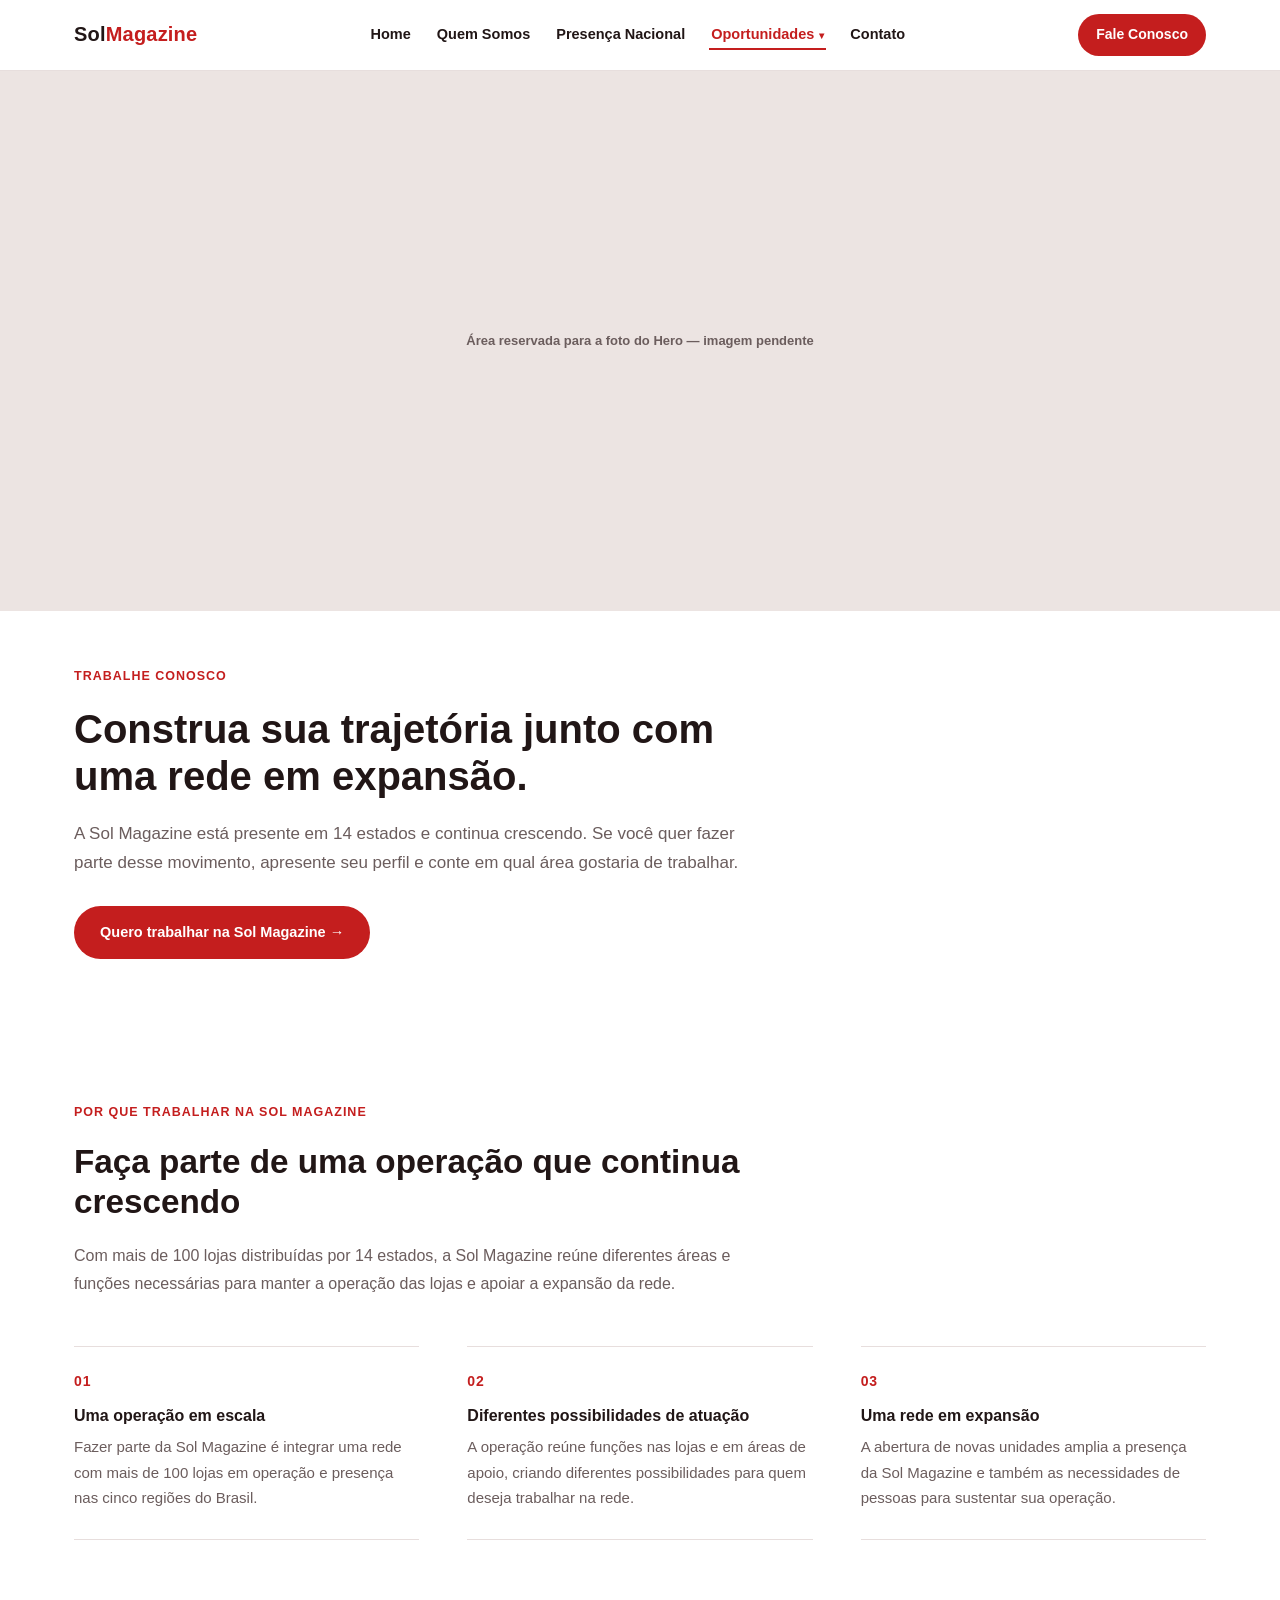
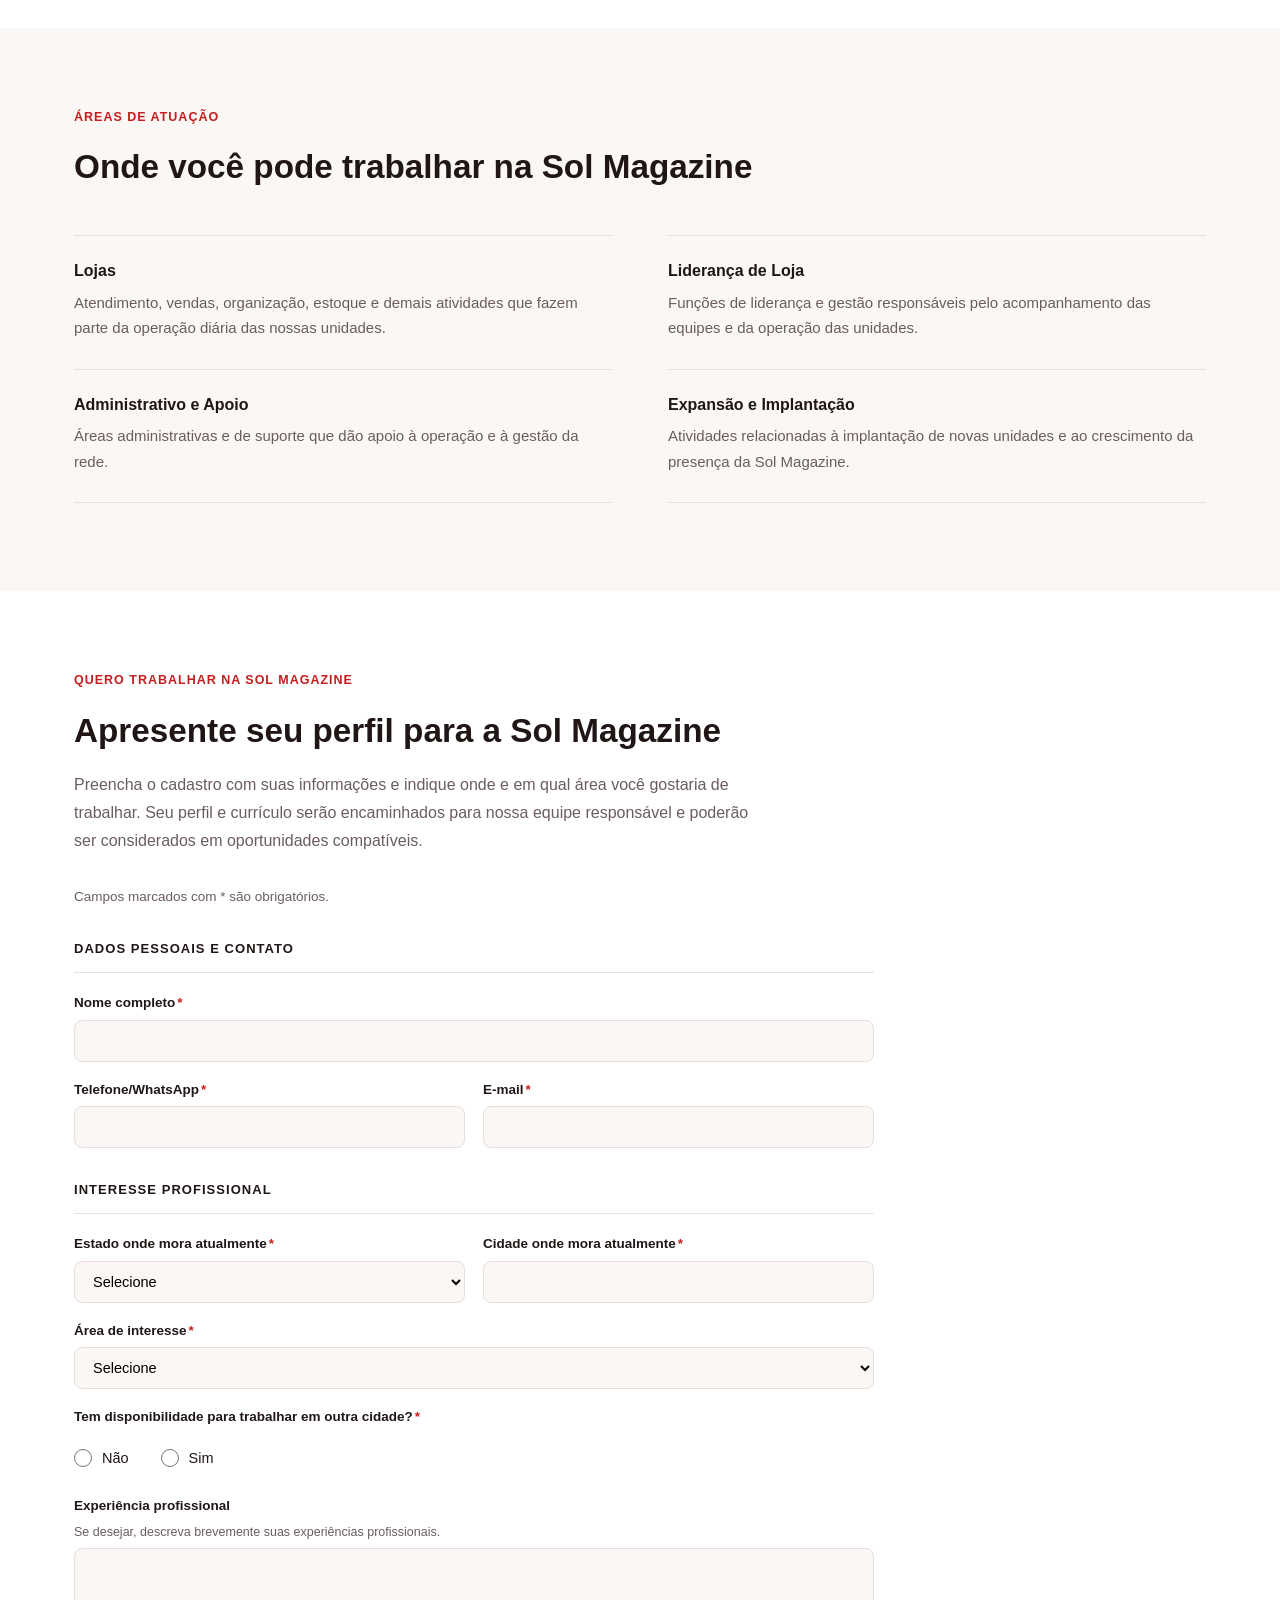
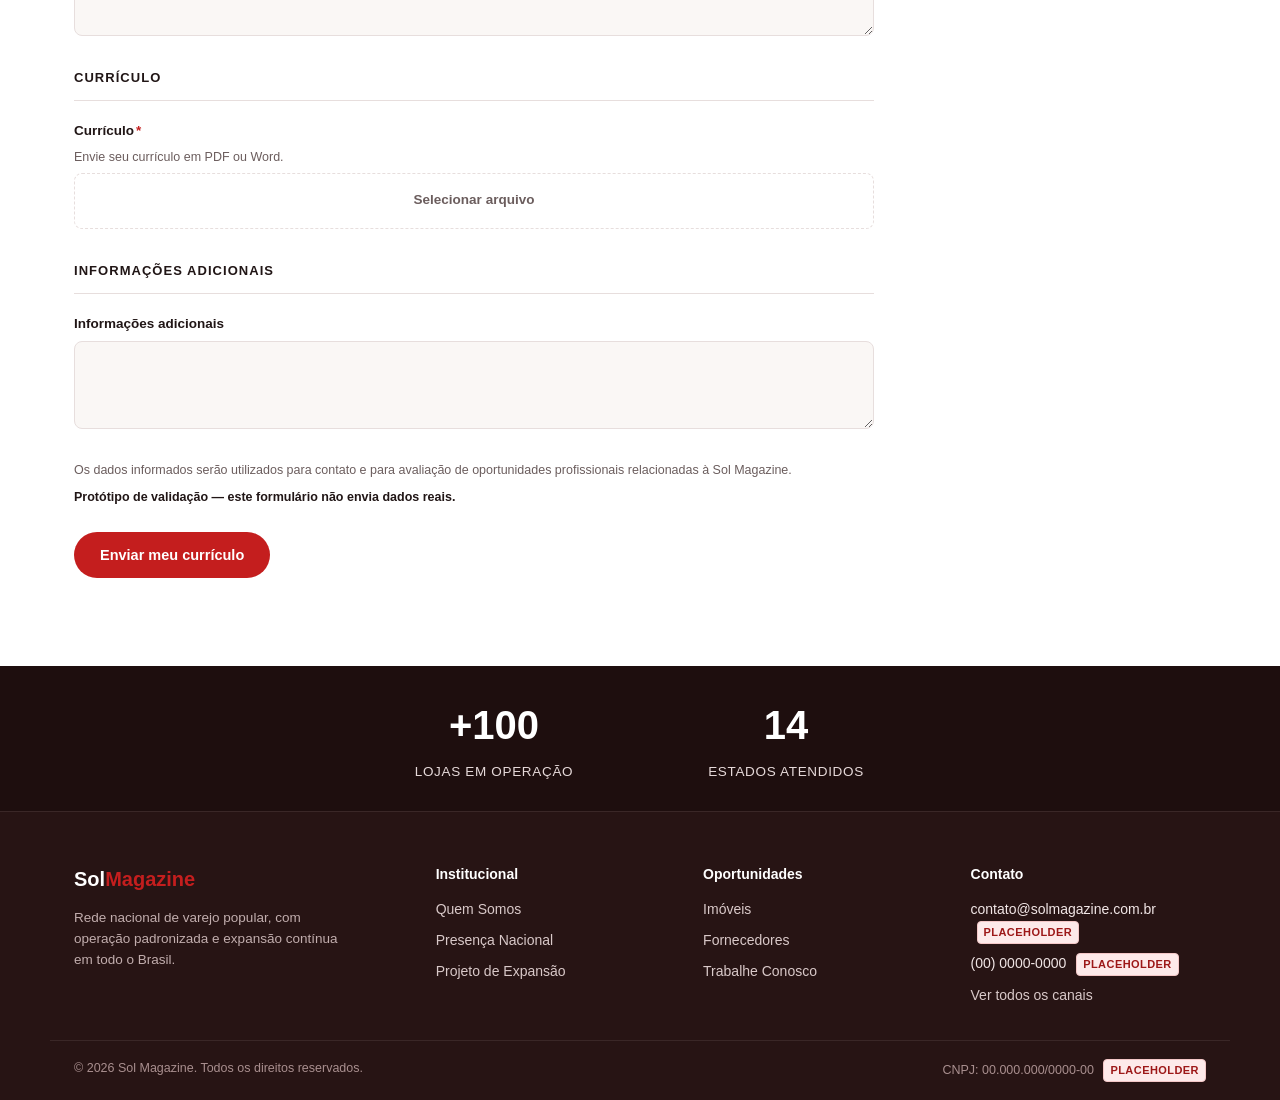
<file: trabalhe-conosco.html>
<!DOCTYPE html>
<html lang="pt-BR">
<head>
<meta charset="UTF-8">
<meta name="viewport" content="width=device-width, initial-scale=1.0">
<title>Trabalhe Conosco | Sol Magazine</title>
<link rel="stylesheet" href="styles.css">
<style>
/* ===== TRABALHE CONOSCO — CSS SCOPED ===== */

/* ----- Hero: bloco fotográfico ----- */
/* PENDENTE: fotografia real do Hero ainda não definida.
   Ao receber os assets, aplicar background-image em cada faixa abaixo
   (desktop / tablet / mobile), definir background-position conforme a foto
   e remover a área neutra. */
#hero-trabalhe-foto {
  width: 100%;
  height: 540px;
  background-color: #ece4e2;
  background-size: cover;
  background-repeat: no-repeat;
  display: flex;
  align-items: center;
  justify-content: center;
}
/* Tablet: 481px–1024px */
@media (min-width: 481px) and (max-width: 1024px) {
  #hero-trabalhe-foto { height: 440px; }
}
/* Mobile: até 480px */
@media (max-width: 480px) {
  #hero-trabalhe-foto { height: 460px; }
}
.tc-foto-pendente {
  margin: 0;
  padding: 0 24px;
  font-size: 13px;
  font-weight: 600;
  color: var(--texto-claro);
  text-align: center;
}

/* ----- Hero: bloco editorial ----- */
#hero-trabalhe-editorial {
  background: #fff;
  padding: 56px 0 64px;
}
#hero-trabalhe-editorial .tc-editorial-inner { max-width: 680px; }
#hero-trabalhe-editorial .section-eyebrow {
  display: block;
  margin-bottom: 20px;
}
#hero-trabalhe-editorial h1 {
  font-size: clamp(26px, 3.2vw, 40px);
  line-height: 1.18;
  color: var(--texto);
  margin: 0 0 20px;
}
#hero-trabalhe-editorial p {
  font-size: 17px;
  line-height: 1.7;
  color: var(--texto-claro);
  margin: 0 0 28px;
}
@media (max-width: 768px) {
  #hero-trabalhe-editorial { padding: 40px 0 48px; }
  #hero-trabalhe-editorial h1 { font-size: clamp(22px, 5vw, 30px); }
  #hero-trabalhe-editorial p { font-size: 15px; }
  #hero-trabalhe-editorial .btn {
    display: block;
    text-align: center;
    padding: 15px 24px;
  }
}

/* ----- Seções editoriais (cabeçalho comum) ----- */
#por-que-trabalhar,
#areas-atuacao { padding-top: 80px; padding-bottom: 88px; }
.tc-head { max-width: 680px; }
/* Áreas de atuação: largura maior para o título caber em uma linha no desktop */
#areas-atuacao .tc-head { max-width: 860px; }
.tc-head .section-eyebrow {
  display: block;
  margin-bottom: 20px;
}
.tc-h2 {
  font-size: clamp(22px, 2.6vw, 34px);
  line-height: 1.2;
  color: var(--texto);
  margin: 0 0 20px;
}
.tc-head .tc-h2:last-child { margin-bottom: 0; }
.tc-intro {
  font-size: 16px;
  line-height: 1.75;
  color: var(--texto-claro);
  margin: 0;
}

/* ----- Listas editoriais (fundamentos, áreas) ----- */
.tc-lista {
  list-style: none;
  margin: 48px 0 0;
  padding: 0;
  display: grid;
  column-gap: 48px;
}
.tc-lista-3 { grid-template-columns: repeat(3, minmax(0, 1fr)); }
.tc-lista-2 { grid-template-columns: repeat(2, minmax(0, 1fr)); column-gap: 56px; }
.tc-item {
  padding: 24px 0 28px;
  border-bottom: 1px solid var(--borda);
}
.tc-lista-3 .tc-item:nth-child(-n+3),
.tc-lista-2 .tc-item:nth-child(-n+2) { border-top: 1px solid var(--borda); }
.tc-num {
  display: block;
  font-size: 14px;
  font-weight: 800;
  letter-spacing: .06em;
  color: var(--vermelho);
  margin-bottom: 12px;
}
.tc-item-titulo {
  font-size: 16px;
  font-weight: 700;
  line-height: 1.35;
  color: var(--texto);
  margin: 0 0 8px;
}
.tc-item-texto {
  font-size: 15px;
  line-height: 1.7;
  color: var(--texto-claro);
  margin: 0;
}
/* Tablet: 769px–1024px */
@media (min-width: 769px) and (max-width: 1024px) {
  .tc-lista-3 {
    grid-template-columns: repeat(2, minmax(0, 1fr));
    column-gap: 40px;
  }
  .tc-lista-3 .tc-item:nth-child(3) { border-top: none; }
  .tc-lista-2 { column-gap: 40px; }
}
/* Mobile: até 768px */
@media (max-width: 768px) {
  #por-que-trabalhar,
  #areas-atuacao { padding-top: 56px; padding-bottom: 64px; }
  .tc-h2 { font-size: clamp(20px, 4.5vw, 28px); }
  .tc-intro { font-size: 15px; }
  .tc-lista-3,
  .tc-lista-2 {
    grid-template-columns: minmax(0, 1fr);
    margin-top: 36px;
  }
  .tc-item { padding: 20px 0 22px; }
  .tc-lista-3 .tc-item:nth-child(2),
  .tc-lista-3 .tc-item:nth-child(3),
  .tc-lista-2 .tc-item:nth-child(2) { border-top: none; }
  .tc-item-texto { font-size: 14.5px; }
}
@media (max-width: 480px) {
  #por-que-trabalhar,
  #areas-atuacao { padding-top: 48px; padding-bottom: 56px; }
}

/* ----- Formulário ----- */
#formulario { padding-top: 80px; padding-bottom: 88px; scroll-margin-top: 64px; }
.tc-form-wrap { max-width: 800px; margin: 0 auto; }
/* Desktop: mesmo eixo esquerdo das seções editoriais anteriores */
@media (min-width: 1025px) {
  .tc-form-wrap { margin-left: 0; }
}
.tc-form-intro {
  font-size: 16px;
  line-height: 1.75;
  color: var(--texto-claro);
  margin: 0;
  max-width: 680px;
}
.tc-obrigatorios {
  font-size: 13.5px;
  color: var(--texto-claro);
  margin: 32px 0 0;
}
.tc-grupo { margin-top: 32px; }
.tc-grupo-titulo {
  font-size: 13px;
  font-weight: 800;
  letter-spacing: .08em;
  text-transform: uppercase;
  color: var(--texto);
  margin: 0 0 20px;
  padding-bottom: 12px;
  border-bottom: 1px solid var(--borda);
}
#formulario .form-grid { grid-template-columns: repeat(2, minmax(0, 1fr)); }
#formulario .form-field { min-width: 0; }
#formulario .form-field input,
#formulario .form-field select,
#formulario .form-field textarea {
  width: 100%;
  min-width: 0;
  min-height: 42px;
}
#formulario .form-field textarea { min-height: 0; resize: vertical; }
.tc-req { color: var(--vermelho); margin-left: 2px; }
.tc-nowrap { white-space: nowrap; }
.tc-ajuda {
  font-size: 12.5px;
  line-height: 1.5;
  color: var(--texto-claro);
  margin: 0;
}
.tc-erro {
  font-size: 12.5px;
  font-weight: 600;
  color: var(--vermelho-escuro);
  margin: 0;
}
.tc-erro[hidden] { display: none; }

/* Mobilidade (Sim/Não) */
.tc-radio {
  grid-column: 1 / -1;
  border: 0;
  margin: 0;
  padding: 0;
  min-width: 0;
}
.tc-radio legend {
  font-size: 13.5px;
  font-weight: 700;
  padding: 0;
  margin-bottom: 10px;
}
.tc-radio-opcoes { display: flex; gap: 32px; }
.tc-radio-opcoes label {
  display: inline-flex;
  align-items: center;
  gap: 10px;
  min-height: 40px;
  font-size: 14.5px;
  cursor: pointer;
}
.tc-radio-opcoes input {
  width: 18px;
  height: 18px;
  margin: 0;
  accent-color: var(--vermelho);
}
.tc-radio-opcoes input:focus-visible {
  outline: 2px solid var(--vermelho);
  outline-offset: 2px;
}

/* Localidade de interesse (condicional) */
.tc-condicional {
  grid-column: 1 / -1;
  display: grid;
  grid-template-columns: repeat(2, minmax(0, 1fr));
  gap: 18px;
}
.tc-condicional[hidden] { display: none; }

/* Upload (simulado) */
.tc-upload {
  position: relative;
  display: flex;
  align-items: center;
  justify-content: center;
  min-height: 56px;
  border: 1px dashed var(--borda);
  border-radius: 8px;
  background: #fff;
  font-size: 14px;
  font-weight: 600;
  color: var(--texto-claro);
  cursor: pointer;
  text-align: center;
  padding: 14px;
}
.tc-upload:hover { border-color: var(--vermelho); color: var(--vermelho); }
.tc-upload:focus-within {
  outline: 2px solid var(--vermelho);
  outline-offset: 1px;
}
#formulario .tc-upload input[type="file"] {
  position: absolute;
  inset: 0;
  width: 100%;
  height: 100%;
  min-height: 0;
  opacity: 0;
  cursor: pointer;
  padding: 0;
  border: 0;
}
.tc-upload-nome {
  font-size: 12.5px;
  color: var(--texto);
  margin: 0;
  overflow-wrap: anywhere;
}
.tc-upload-nome:empty { display: none; }

/* Envio */
.tc-acoes { margin-top: 32px; }
.tc-privacidade {
  font-size: 12.5px;
  color: var(--texto-claro);
  margin: 0;
}
#formulario .form-note {
  font-weight: 600;
  color: var(--texto);
  margin: 8px 0 0;
}
.tc-acoes .btn { margin-top: 24px; }
.form-success p { margin: 0; }
.form-success p + p { margin-top: 6px; font-weight: 500; }
@media (max-width: 768px) {
  #formulario { padding-top: 56px; padding-bottom: 64px; }
  .tc-form-intro { font-size: 15px; }
  #formulario .form-grid,
  .tc-condicional { grid-template-columns: minmax(0, 1fr); }
  #formulario .tc-acoes .btn { display: block; width: 100%; padding: 15px 24px; }
}
@media (max-width: 480px) {
  #formulario { padding-top: 48px; padding-bottom: 56px; }
}
</style>
</head>
<body>

  <header class="site-header">
    <div class="nav-wrap">
      <a href="index.html" class="logo">Sol<span>Magazine</span></a>
      <nav>
        <ul class="nav-links">
          <li><a href="index.html">Home</a></li>
          <li><a href="quem-somos.html">Quem Somos</a></li>
          <li><a href="presenca-nacional.html">Presença Nacional</a></li>
          <li class="has-dropdown">
            <a href="#" class="dropdown-toggle">Oportunidades</a>
            <ul class="dropdown-menu">
              <li><a href="expansao.html">Expansão</a></li>
              <li><a href="imoveis.html">Imóveis</a></li>
              <li><a href="fornecedores.html">Fornecedores</a></li>
              <li><a href="trabalhe-conosco.html">Trabalhe Conosco</a></li>
            </ul>
          </li>
          <li><a href="contato.html">Contato</a></li>
        </ul>
      </nav>
      <a href="contato.html" class="nav-cta">Fale Conosco</a>
      <button class="menu-toggle" aria-label="Abrir menu">&#9776;</button>
    </div>
  </header>

  <main>
    <!-- HERO: bloco fotográfico — área neutra provisória (fotografia real pendente) -->
    <div id="hero-trabalhe-foto" aria-hidden="true">
      <p class="tc-foto-pendente">Área reservada para a foto do Hero — imagem pendente</p>
    </div>

    <!-- HERO: bloco editorial -->
    <section id="hero-trabalhe-editorial">
      <div class="container">
        <div class="tc-editorial-inner">
          <span class="section-eyebrow">Trabalhe Conosco</span>
          <h1>Construa sua trajetória junto com uma rede em expansão.</h1>
          <p>A Sol Magazine está presente em 14 estados e continua crescendo. Se você quer fazer parte desse movimento, apresente seu perfil e conte em qual área gostaria de trabalhar.</p>
          <a href="#formulario" class="btn btn-primary">Quero trabalhar na Sol Magazine &rarr;</a>
        </div>
      </div>
    </section>

    <!-- POR QUE TRABALHAR NA SOL MAGAZINE -->
    <section class="section-alt" id="por-que-trabalhar">
      <div class="container">
        <div class="tc-head">
          <span class="section-eyebrow">Por que trabalhar na Sol Magazine</span>
          <h2 class="tc-h2">Faça parte de uma operação que continua crescendo</h2>
          <p class="tc-intro">Com mais de 100 lojas distribuídas por 14 estados, a Sol Magazine reúne diferentes áreas e funções necessárias para manter a operação das lojas e apoiar a expansão da rede.</p>
        </div>
        <ol class="tc-lista tc-lista-3">
          <li class="tc-item">
            <span class="tc-num">01</span>
            <h3 class="tc-item-titulo">Uma operação em escala</h3>
            <p class="tc-item-texto">Fazer parte da Sol Magazine é integrar uma rede com mais de 100 lojas em operação e presença nas cinco regiões do Brasil.</p>
          </li>
          <li class="tc-item">
            <span class="tc-num">02</span>
            <h3 class="tc-item-titulo">Diferentes possibilidades de atuação</h3>
            <p class="tc-item-texto">A operação reúne funções nas lojas e em áreas de apoio, criando diferentes possibilidades para quem deseja trabalhar na rede.</p>
          </li>
          <li class="tc-item">
            <span class="tc-num">03</span>
            <h3 class="tc-item-titulo">Uma rede em expansão</h3>
            <p class="tc-item-texto">A abertura de novas unidades amplia a presença da Sol Magazine e também as necessidades de pessoas para sustentar sua operação.</p>
          </li>
        </ol>
      </div>
    </section>

    <!-- ÁREAS DE ATUAÇÃO -->
    <section class="section-tinted" id="areas-atuacao">
      <div class="container">
        <div class="tc-head">
          <span class="section-eyebrow">Áreas de atuação</span>
          <h2 class="tc-h2">Onde você pode trabalhar na Sol Magazine</h2>
        </div>
        <ul class="tc-lista tc-lista-2">
          <li class="tc-item">
            <h3 class="tc-item-titulo">Lojas</h3>
            <p class="tc-item-texto">Atendimento, vendas, organização, estoque e demais atividades que fazem parte da operação diária das nossas unidades.</p>
          </li>
          <li class="tc-item">
            <h3 class="tc-item-titulo">Liderança de Loja</h3>
            <p class="tc-item-texto">Funções de liderança e gestão responsáveis pelo acompanhamento das equipes e da operação das unidades.</p>
          </li>
          <li class="tc-item">
            <h3 class="tc-item-titulo">Administrativo e Apoio</h3>
            <p class="tc-item-texto">Áreas administrativas e de suporte que dão apoio à operação e à gestão da rede.</p>
          </li>
          <li class="tc-item">
            <h3 class="tc-item-titulo">Expansão e Implantação</h3>
            <p class="tc-item-texto">Atividades relacionadas à implantação de novas unidades e ao crescimento da presença da Sol Magazine.</p>
          </li>
        </ul>
      </div>
    </section>

    <!-- QUERO TRABALHAR NA SOL MAGAZINE + FORMULÁRIO -->
    <section class="section-alt" id="formulario">
      <div class="container">
        <div class="tc-form-wrap">
          <div class="tc-head">
            <span class="section-eyebrow">Quero trabalhar na Sol Magazine</span>
            <h2 class="tc-h2">Apresente seu perfil para a Sol Magazine</h2>
            <p class="tc-form-intro">Preencha o cadastro com suas informações e indique onde e em qual área você gostaria de trabalhar. Seu perfil e currículo serão encaminhados para nossa equipe responsável e poderão ser considerados em oportunidades compatíveis.</p>
          </div>
          <div class="tc-form-corpo">
            <form data-prototype-form id="tc-perfil">
              <p class="tc-obrigatorios">Campos marcados com * são obrigatórios.</p>

              <!-- DADOS PESSOAIS E CONTATO -->
              <div class="tc-grupo" role="group" aria-labelledby="tc-grupo-contato">
                <h3 class="tc-grupo-titulo" id="tc-grupo-contato">Dados pessoais e contato</h3>
                <div class="form-grid">
                  <div class="form-field full"><label for="tc-nome">Nome completo<span class="tc-req" aria-hidden="true">*</span></label><input id="tc-nome" name="nome_completo" type="text" autocomplete="name" required></div>
                  <div class="form-field"><label for="tc-telefone">Telefone/WhatsApp<span class="tc-req" aria-hidden="true">*</span></label><input id="tc-telefone" name="telefone_whatsapp" type="tel" inputmode="tel" autocomplete="tel-national" required aria-describedby="tc-telefone-erro"><p class="tc-erro" id="tc-telefone-erro" hidden>Informe um telefone válido com DDD.</p></div>
                  <div class="form-field"><label for="tc-email">E-mail<span class="tc-req" aria-hidden="true">*</span></label><input id="tc-email" name="email" type="email" autocomplete="email" required></div>
                </div>
              </div>

              <!-- INTERESSE PROFISSIONAL -->
              <div class="tc-grupo" role="group" aria-labelledby="tc-grupo-interesse">
                <h3 class="tc-grupo-titulo" id="tc-grupo-interesse">Interesse profissional</h3>
                <div class="form-grid">
                  <div class="form-field"><label for="tc-estado-atual">Estado onde mora atualmente<span class="tc-req" aria-hidden="true">*</span></label>
                    <select id="tc-estado-atual" name="estado_atual" autocomplete="address-level1" required>
                      <option value="">Selecione</option>
                      <option>AC</option>
                      <option>AL</option>
                      <option>AP</option>
                      <option>AM</option>
                      <option>BA</option>
                      <option>CE</option>
                      <option>DF</option>
                      <option>ES</option>
                      <option>GO</option>
                      <option>MA</option>
                      <option>MT</option>
                      <option>MS</option>
                      <option>MG</option>
                      <option>PA</option>
                      <option>PB</option>
                      <option>PR</option>
                      <option>PE</option>
                      <option>PI</option>
                      <option>RJ</option>
                      <option>RN</option>
                      <option>RS</option>
                      <option>RO</option>
                      <option>RR</option>
                      <option>SC</option>
                      <option>SP</option>
                      <option>SE</option>
                      <option>TO</option>
                    </select>
                  </div>
                  <div class="form-field"><label for="tc-cidade-atual">Cidade onde mora atualmente<span class="tc-req" aria-hidden="true">*</span></label><input id="tc-cidade-atual" name="cidade_atual" type="text" autocomplete="address-level2" required></div>
                  <div class="form-field full"><label for="tc-area">Área de interesse<span class="tc-req" aria-hidden="true">*</span></label>
                    <select id="tc-area" name="area_interesse" required>
                      <option value="">Selecione</option>
                      <option>Lojas</option>
                      <option>Liderança de Loja</option>
                      <option>Administrativo e Apoio</option>
                      <option>Expansão e Implantação</option>
                    </select>
                  </div>
                  <fieldset class="tc-radio">
                    <legend>Tem disponibilidade para trabalhar em outra <span class="tc-nowrap">cidade?<span class="tc-req" aria-hidden="true">*</span></span></legend>
                    <div class="tc-radio-opcoes">
                      <label><input type="radio" name="disponibilidade_outra_cidade" value="Não" required> Não</label>
                      <label><input type="radio" name="disponibilidade_outra_cidade" value="Sim" required aria-controls="tc-localidade-interesse"> Sim</label>
                    </div>
                  </fieldset>
                  <div class="tc-condicional" id="tc-localidade-interesse" hidden>
                    <div class="form-field"><label for="tc-estado-interesse">Estado de interesse<span class="tc-req" aria-hidden="true">*</span></label>
                      <select id="tc-estado-interesse" name="estado_interesse" disabled>
                        <option value="">Selecione</option>
                        <option>AC</option>
                        <option>AL</option>
                        <option>AP</option>
                        <option>AM</option>
                        <option>BA</option>
                        <option>CE</option>
                        <option>DF</option>
                        <option>ES</option>
                        <option>GO</option>
                        <option>MA</option>
                        <option>MT</option>
                        <option>MS</option>
                        <option>MG</option>
                        <option>PA</option>
                        <option>PB</option>
                        <option>PR</option>
                        <option>PE</option>
                        <option>PI</option>
                        <option>RJ</option>
                        <option>RN</option>
                        <option>RS</option>
                        <option>RO</option>
                        <option>RR</option>
                        <option>SC</option>
                        <option>SP</option>
                        <option>SE</option>
                        <option>TO</option>
                      </select>
                    </div>
                    <div class="form-field"><label for="tc-cidade-interesse">Cidade de interesse<span class="tc-req" aria-hidden="true">*</span></label><input id="tc-cidade-interesse" name="cidade_interesse" type="text" disabled></div>
                  </div>
                  <div class="form-field full">
                    <label for="tc-experiencia">Experiência profissional</label>
                    <p class="tc-ajuda" id="tc-experiencia-ajuda">Se desejar, descreva brevemente suas experiências profissionais.</p>
                    <textarea id="tc-experiencia" name="experiencia_profissional" rows="4" aria-describedby="tc-experiencia-ajuda"></textarea>
                  </div>
                </div>
              </div>

              <!-- CURRÍCULO -->
              <div class="tc-grupo" role="group" aria-labelledby="tc-grupo-curriculo">
                <h3 class="tc-grupo-titulo" id="tc-grupo-curriculo">Currículo</h3>
                <div class="form-grid">
                  <div class="form-field full">
                    <label for="tc-curriculo">Currículo<span class="tc-req" aria-hidden="true">*</span></label>
                    <p class="tc-ajuda" id="tc-curriculo-ajuda">Envie seu currículo em PDF ou Word.</p>
                    <label class="tc-upload">
                      <span aria-hidden="true">Selecionar arquivo</span>
                      <input id="tc-curriculo" name="curriculo" type="file" accept=".pdf,.doc,.docx,application/pdf,application/msword,application/vnd.openxmlformats-officedocument.wordprocessingml.document" required aria-describedby="tc-curriculo-ajuda tc-curriculo-nome tc-curriculo-erro">
                    </label>
                    <p class="tc-upload-nome" id="tc-curriculo-nome" aria-live="polite"></p>
                    <p class="tc-erro" id="tc-curriculo-erro" aria-live="polite" hidden></p>
                  </div>
                </div>
              </div>

              <!-- INFORMAÇÕES ADICIONAIS -->
              <div class="tc-grupo" role="group" aria-labelledby="tc-grupo-info">
                <h3 class="tc-grupo-titulo" id="tc-grupo-info">Informações adicionais</h3>
                <div class="form-grid">
                  <div class="form-field full"><label for="tc-info">Informações adicionais</label><textarea id="tc-info" name="informacoes_adicionais" rows="4"></textarea></div>
                </div>
              </div>

              <div class="tc-acoes">
                <p class="tc-privacidade">Os dados informados serão utilizados para contato e para avaliação de oportunidades profissionais relacionadas à Sol Magazine.</p>
                <p class="form-note">Protótipo de validação — este formulário não envia dados reais.</p>
                <button type="submit" class="btn btn-primary">Enviar meu currículo</button>
              </div>
            </form>
            <div role="status" aria-live="polite">
              <div class="form-success">
                <p>Currículo recebido.</p>
                <p>Suas informações foram encaminhadas para nossa equipe responsável e poderão ser consideradas em oportunidades profissionais compatíveis com o perfil informado.</p>
              </div>
            </div>
          </div>
        </div>
      </div>
    </section>
  </main>

  <footer class="site-footer">
    <div class="footer-credibility">
      <div class="container">
        <div class="stats-bar">
          <div class="stat"><div class="stat-num">+100</div><div class="stat-label">Lojas em operação</div></div>
          <div class="stat"><div class="stat-num">14</div><div class="stat-label">Estados atendidos</div></div>
        </div>
      </div>
    </div>
    <div class="footer-main">
      <div class="container footer-grid">
        <div>
          <div class="footer-logo">Sol<span>Magazine</span></div>
          <p class="footer-desc">Rede nacional de varejo popular, com operação padronizada e expansão contínua em todo o Brasil.</p>
        </div>
        <div>
          <h4>Institucional</h4>
          <ul>
            <li><a href="quem-somos.html">Quem Somos</a></li>
            <li><a href="presenca-nacional.html">Presença Nacional</a></li>
            <li><a href="expansao.html">Projeto de Expansão</a></li>
          </ul>
        </div>
        <div>
          <h4>Oportunidades</h4>
          <ul>
            <li><a href="imoveis.html">Imóveis</a></li>
            <li><a href="fornecedores.html">Fornecedores</a></li>
            <li><a href="trabalhe-conosco.html">Trabalhe Conosco</a></li>
          </ul>
        </div>
        <div>
          <h4>Contato</h4>
          <ul>
            <li>contato@solmagazine.com.br <span class="placeholder-tag">placeholder</span></li>
            <li>(00) 0000-0000 <span class="placeholder-tag">placeholder</span></li>
            <li><a href="contato.html">Ver todos os canais</a></li>
          </ul>
        </div>
      </div>
    </div>
    <div class="container footer-bottom">
      <span>&copy; 2026 Sol Magazine. Todos os direitos reservados.</span>
      <span>CNPJ: 00.000.000/0000-00 <span class="placeholder-tag">placeholder</span></span>
    </div>
  </footer>
  <script src="script.js"></script>
  <script>
  // Formulário de perfil profissional (protótipo): telefone, mobilidade condicional, currículo e mensagem de sucesso
  (function () {
    var form = document.getElementById('tc-perfil');
    if (!form) return;
    var sucesso = form.parentElement.querySelector('.form-success');
    var telefone = document.getElementById('tc-telefone');
    var mobilidade = form.querySelectorAll('input[name="disponibilidade_outra_cidade"]');
    var localidade = document.getElementById('tc-localidade-interesse');
    var condicionais = [document.getElementById('tc-estado-interesse'), document.getElementById('tc-cidade-interesse')];
    var curriculo = document.getElementById('tc-curriculo');
    var curriculoNome = document.getElementById('tc-curriculo-nome');
    var curriculoErro = document.getElementById('tc-curriculo-erro');

    // Telefone: máscara (00) 0000-0000 ou (00) 00000-0000 durante a digitação
    function mascararTelefone(valor) {
      var d = valor.replace(/\D/g, '').slice(0, 11);
      if (d.length > 10) return d.replace(/^(\d{2})(\d{5})(\d{4})$/, '($1) $2-$3');
      if (d.length > 6) return d.replace(/^(\d{2})(\d{4})(\d{0,4})$/, '($1) $2-$3');
      if (d.length > 2) return d.replace(/^(\d{2})(\d{0,4})$/, '($1) $2');
      if (d.length > 0) return d.replace(/^(\d{0,2})$/, '($1');
      return '';
    }
    // Telefone completo: 10 (fixo) ou 11 (celular) dígitos, incluindo o DDD
    var telefoneErro = document.getElementById('tc-telefone-erro');
    function validarTelefone() {
      var digitos = telefone.value.replace(/\D/g, '').length;
      var invalido = digitos > 0 && (digitos < 10 || digitos > 11);
      telefone.setCustomValidity(invalido ? 'Informe um telefone válido com DDD.' : '');
      if (!invalido && digitos > 0) telefoneErro.hidden = true;
    }
    telefone.addEventListener('input', function () {
      var formatado = mascararTelefone(telefone.value);
      if (formatado !== telefone.value) telefone.value = formatado;
      validarTelefone();
    });
    telefone.addEventListener('blur', function () {
      if (!telefone.validity.valid && telefone.value !== '') telefoneErro.hidden = false;
    });
    telefone.addEventListener('invalid', function () { telefoneErro.hidden = false; });

    // Mobilidade: Estado/Cidade de interesse só existem (e são obrigatórios) quando a resposta é "Sim"
    function atualizarLocalidade() {
      var sim = Array.prototype.some.call(mobilidade, function (r) { return r.checked && r.value === 'Sim'; });
      localidade.hidden = !sim;
      condicionais.forEach(function (campo) {
        campo.disabled = !sim;
        campo.required = sim;
        if (!sim) campo.value = '';
      });
    }
    mobilidade.forEach(function (r) { r.addEventListener('change', atualizarLocalidade); });

    // Currículo: obrigatório, somente PDF, DOC ou DOCX (validação apenas no navegador)
    var FORMATOS = /\.(pdf|docx?)$/i;
    var TIPOS = ['application/pdf', 'application/msword', 'application/vnd.openxmlformats-officedocument.wordprocessingml.document'];
    function validarCurriculo() {
      var arquivo = curriculo.files[0];
      var msg = '';
      if (arquivo && !FORMATOS.test(arquivo.name) && TIPOS.indexOf(arquivo.type) === -1) {
        msg = 'Envie seu currículo em PDF ou Word.';
      }
      curriculo.setCustomValidity(msg);
      curriculoErro.textContent = msg;
      curriculoErro.hidden = !msg;
      curriculoNome.textContent = arquivo ? 'Arquivo selecionado: ' + arquivo.name : '';
    }
    curriculo.addEventListener('change', validarCurriculo);

    // Novo preenchimento oculta a mensagem de um envio anterior
    function ocultarSucesso() { if (sucesso) sucesso.classList.remove('show'); }
    form.addEventListener('input', ocultarSucesso);
    form.addEventListener('change', ocultarSucesso);

    // Após o reset (feito pelo envio simulado em script.js), restaura o estado inicial
    form.addEventListener('reset', function () {
      setTimeout(function () {
        atualizarLocalidade();
        validarCurriculo();
        validarTelefone();
        telefoneErro.hidden = true;
      }, 0);
    });

    atualizarLocalidade();
  })();
  </script>
</body>
</html>
</file>
<file: styles.css>
/* SOL MAGAZINE — Protótipo HTML navegável — Fase 2 */

:root {
  --vermelho: #c41e1e;
  --vermelho-escuro: #9c1818;
  --rodape: #271414;
  --texto: #211616;
  --texto-claro: #6b5d5d;
  --bg-claro: #faf7f5;
  --bg-section: #ffffff;
  --bg-escuro: #1c1212;
  --borda: #e7dedd;
  --radius: 10px;
  --maxw: 1180px;
}

* { box-sizing: border-box; }

html { scroll-behavior: smooth; }

body {
  margin: 0;
  font-family: "Segoe UI", Roboto, Arial, sans-serif;
  color: var(--texto);
  background: var(--bg-claro);
  line-height: 1.55;
}

img { max-width: 100%; display: block; }

a { color: inherit; text-decoration: none; }

.container {
  max-width: var(--maxw);
  margin: 0 auto;
  padding: 0 24px;
}

.placeholder-tag {
  display: inline-block;
  font-size: 11px;
  font-weight: 700;
  letter-spacing: .04em;
  text-transform: uppercase;
  color: var(--vermelho-escuro);
  background: #fdeaea;
  border: 1px solid #f3c7c7;
  border-radius: 4px;
  padding: 2px 6px;
  margin-left: 6px;
}

/* ===== HEADER ===== */
.site-header {
  position: sticky;
  top: 0;
  z-index: 1000;
  background: rgba(255,255,255,.97);
  border-bottom: 1px solid var(--borda);
  backdrop-filter: blur(6px);
}

.nav-wrap {
  display: flex;
  align-items: center;
  justify-content: space-between;
  padding: 14px 24px;
  max-width: var(--maxw);
  margin: 0 auto;
}

.logo {
  font-weight: 800;
  font-size: 20px;
  letter-spacing: .01em;
  color: var(--texto);
}
.logo span { color: var(--vermelho); }

.nav-links {
  display: flex;
  gap: 22px;
  list-style: none;
  margin: 0;
  padding: 0;
}

.nav-links a {
  font-size: 14.5px;
  font-weight: 600;
  color: var(--texto);
  padding: 6px 2px;
  border-bottom: 2px solid transparent;
  transition: border-color .15s, color .15s;
}
.nav-links a:hover,
.nav-links a.active {
  color: var(--vermelho);
  border-bottom-color: var(--vermelho);
}

.nav-cta {
  background: var(--vermelho);
  color: #fff;
  padding: 10px 18px;
  border-radius: 999px;
  font-weight: 700;
  font-size: 14px;
  white-space: nowrap;
}
.nav-cta:hover { background: var(--vermelho-escuro); }

.menu-toggle {
  display: none;
  background: none;
  border: none;
  font-size: 26px;
  cursor: pointer;
  color: var(--texto);
}

/* ===== DROPDOWN "OPORTUNIDADES" ===== */
.has-dropdown { position: relative; }
.dropdown-toggle::after { content: "\25BE"; font-size: 10px; margin-left: 5px; }
.dropdown-menu {
  position: absolute;
  top: 100%;
  left: 0;
  min-width: 210px;
  background: #fff;
  border: 1px solid var(--borda);
  border-radius: 8px;
  box-shadow: 0 12px 28px rgba(0,0,0,.12);
  list-style: none;
  margin: 8px 0 0;
  padding: 8px;
  opacity: 0;
  visibility: hidden;
  transform: translateY(6px);
  transition: opacity .15s, transform .15s, visibility .15s;
  z-index: 1100;
}
.has-dropdown:hover .dropdown-menu,
.has-dropdown:focus-within .dropdown-menu,
.has-dropdown.open .dropdown-menu {
  opacity: 1;
  visibility: visible;
  transform: translateY(0);
}
.dropdown-menu li { width: 100%; }
.dropdown-menu a {
  display: block;
  padding: 9px 12px;
  border-radius: 6px;
  border-bottom: none;
  font-size: 14px;
}
.dropdown-menu a:hover { background: var(--bg-claro); color: var(--vermelho); }

@media (max-width: 920px) {
  .menu-toggle { display: block; }
  .nav-links {
    position: absolute;
    top: 100%;
    left: 0;
    right: 0;
    background: #fff;
    flex-direction: column;
    gap: 0;
    border-bottom: 1px solid var(--borda);
    max-height: 0;
    overflow: hidden;
    transition: max-height .25s ease;
  }
  .nav-links.open { max-height: 560px; overflow-y: auto; }
  .nav-links li { width: 100%; }
  .nav-links a { display: block; padding: 14px 24px; border-bottom: 1px solid var(--borda); border-radius: 0; }
  .nav-cta { display: none; }

  .has-dropdown { position: static; }
  .dropdown-menu {
    position: static;
    opacity: 1;
    visibility: visible;
    transform: none;
    box-shadow: none;
    border: none;
    max-height: 0;
    overflow: hidden;
    padding: 0;
    margin: 0;
    transition: max-height .25s ease;
  }
  .has-dropdown.open .dropdown-menu { max-height: 320px; }
  .dropdown-menu a { padding: 12px 24px 12px 40px; border-bottom: 1px solid var(--borda); }
}

/* ===== HERO ===== */
.hero {
  position: relative;
  min-height: 480px;
  display: flex;
  align-items: center;
  background-size: cover;
  background-position: center;
  overflow: hidden;
  isolation: isolate;
}

.hero::before {
  content: "";
  position: absolute;
  inset: 0;
  background: rgba(28,18,18,.4);
  z-index: 1;
}

.hero-content {
  position: relative;
  z-index: 2;
  max-width: 620px;
  padding: 90px 24px;
  margin: 0 auto;
  margin-left: max(24px, calc((100vw - var(--maxw)) / 2));
  color: #fff;
}

.hero.hero-neutro::before {
  background: rgba(28,18,18,.4);
}

.eyebrow {
  display: inline-block;
  text-transform: uppercase;
  letter-spacing: .08em;
  font-size: 12.5px;
  font-weight: 700;
  color: #fff;
  background: var(--vermelho);
  padding: 5px 12px;
  border-radius: 999px;
  margin-bottom: 16px;
}

.hero h1 {
  font-size: clamp(30px, 4vw, 46px);
  line-height: 1.12;
  margin: 0 0 16px;
}

.hero p {
  font-size: 17px;
  color: #efe6e6;
  margin: 0 0 26px;
  max-width: 520px;
}

.hero-actions { display: flex; gap: 14px; flex-wrap: wrap; }

/* ===== BUTTONS ===== */
.btn {
  display: inline-block;
  padding: 13px 24px;
  border-radius: 999px;
  font-weight: 700;
  font-size: 14.5px;
  border: 2px solid transparent;
  cursor: pointer;
  transition: transform .12s, background .15s, color .15s, border-color .15s;
}
.btn:hover { transform: translateY(-1px); }

.btn-primary { background: var(--vermelho); color: #fff; }
.btn-primary:hover { background: var(--vermelho-escuro); }

.btn-outline { background: transparent; color: #fff; border-color: #fff; }
.btn-outline:hover { background: #fff; color: var(--texto); }

.btn-secondary { background: transparent; color: var(--vermelho); border-color: var(--vermelho); }
.btn-secondary:hover { background: var(--vermelho); color: #fff; }

/* ===== SECTIONS ===== */
section { padding: 72px 0; }
.section-alt { background: #fff; }
.section-tinted { background: var(--bg-claro); }

.section-head { max-width: 680px; margin: 0 auto 42px; text-align: center; }
.section-head.left { margin: 0 0 36px; text-align: left; }

.section-eyebrow {
  display: inline-block;
  color: var(--vermelho);
  font-weight: 700;
  font-size: 12.5px;
  letter-spacing: .08em;
  text-transform: uppercase;
  margin-bottom: 10px;
}

.section-head h2 { font-size: clamp(26px, 3vw, 34px); margin: 0 0 14px; }
.section-head p { color: var(--texto-claro); font-size: 16px; margin: 0; }

/* ===== GRID / CARDS ===== */
.grid { display: grid; gap: 24px; }
.grid-2 { grid-template-columns: repeat(2, 1fr); }
.grid-3 { grid-template-columns: repeat(3, 1fr); }
.grid-4 { grid-template-columns: repeat(4, 1fr); }

@media (max-width: 920px) {
  .grid-2, .grid-3, .grid-4 { grid-template-columns: 1fr; }
}

.card {
  background: #fff;
  border: 1px solid var(--borda);
  border-radius: var(--radius);
  padding: 28px 24px;
}
.card.dark { background: var(--bg-escuro); color: #fff; border-color: #382828; }

.card-icon {
  width: 44px; height: 44px;
  border-radius: 10px;
  background: #fdeaea;
  color: var(--vermelho);
  display: flex; align-items: center; justify-content: center;
  font-weight: 800;
  margin-bottom: 16px;
}

.card h3 { margin: 0 0 8px; font-size: 18px; }
.card p { margin: 0; color: var(--texto-claro); font-size: 15px; }

/* ===== INDICADORES ===== */
.stats-bar {
  display: grid;
  grid-template-columns: repeat(3, 1fr);
  gap: 24px;
  background: var(--bg-escuro);
  color: #fff;
  border-radius: var(--radius);
  padding: 36px 24px;
}
.stats-bar.light { background: var(--bg-claro); color: var(--vermelho); border: 1px solid var(--borda); }
.stats-bar.light .stat-num { color: var(--vermelho); }
.stats-bar.light .stat-label { color: var(--texto-claro); }

.stat { text-align: center; }
.stat-num { font-size: clamp(28px, 4vw, 40px); font-weight: 800; color: #fff; }
.stat-label { font-size: 13.5px; text-transform: uppercase; letter-spacing: .05em; color: #e6d9d9; margin-top: 6px; }

@media (max-width: 700px) { .stats-bar { grid-template-columns: 1fr; } }
@media (max-width: 700px) { .footer-credibility .stats-bar { grid-template-columns: repeat(2, 1fr); } }

/* ===== BADGE ===== */
.badge {
  display: inline-block;
  background: #fdeaea;
  color: var(--vermelho-escuro);
  border: 1px solid #f3c7c7;
  border-radius: 999px;
  font-size: 12.5px;
  font-weight: 700;
  padding: 4px 12px;
}

/* ===== TIMELINE ===== */
.timeline { position: relative; margin: 0; padding: 0; list-style: none; }
.timeline::before {
  content: "";
  position: absolute;
  left: 18px; top: 0; bottom: 0;
  width: 2px; background: var(--borda);
}
.timeline-item { position: relative; padding: 0 0 32px 52px; }
.timeline-item::before {
  content: "";
  position: absolute;
  left: 10px; top: 2px;
  width: 18px; height: 18px;
  border-radius: 50%;
  background: var(--vermelho);
  border: 4px solid #fff;
  box-shadow: 0 0 0 2px var(--vermelho);
}
.timeline-year { font-weight: 800; color: var(--vermelho); display: block; margin-bottom: 4px; }

/* ===== STEPS ===== */
.steps { display: grid; gap: 20px; }
.step {
  display: flex; gap: 18px;
  background: #fff;
  border: 1px solid var(--borda);
  border-radius: var(--radius);
  padding: 22px;
}
.step-num {
  flex-shrink: 0;
  width: 38px; height: 38px;
  border-radius: 50%;
  background: var(--vermelho);
  color: #fff;
  font-weight: 800;
  display: flex; align-items: center; justify-content: center;
}
.step h3 { margin: 0 0 6px; font-size: 16.5px; }
.step p { margin: 0; color: var(--texto-claro); font-size: 14.5px; }

/* ===== GALLERY ===== */
.gallery { display: grid; grid-template-columns: repeat(4, minmax(0, 1fr)); gap: 14px; }
.gallery-item {
  aspect-ratio: 4/3;
  background: linear-gradient(135deg, #e7dedd, #cdb9b8);
  border-radius: 8px;
  display: flex; align-items: center; justify-content: center;
  flex-wrap: wrap;
  color: var(--texto-claro);
  font-size: 13px;
  text-align: center;
  padding: 8px;
}
@media (max-width: 920px) { .gallery { grid-template-columns: repeat(2, minmax(0, 1fr)); } }

/* ===== CHECKLIST (PERFIL) ===== */
.checklist-grid { display: grid; grid-template-columns: 1fr 1fr; gap: 24px; }
@media (max-width: 920px) { .checklist-grid { grid-template-columns: 1fr; } }
.checklist-list { list-style: none; margin: 0; padding: 0; display: flex; flex-direction: column; gap: 14px; }
.checklist-item { display: flex; align-items: flex-start; gap: 10px; font-size: 15px; color: var(--texto); }
.checklist-item .icon-check, .checklist-item .icon-cross {
  flex-shrink: 0;
  width: 22px; height: 22px;
  border-radius: 50%;
  font-size: 13px;
  font-weight: 800;
  display: flex; align-items: center; justify-content: center;
}
.checklist-item .icon-check { background: #eafaf0; color: #1d6b3c; }
.checklist-item .icon-cross { background: #fdeaea; color: var(--vermelho-escuro); }

/* ===== MAP ===== */
.map-wrap {
  background: #fff;
  border: 1px solid var(--borda);
  border-radius: var(--radius);
  padding: 32px;
  text-align: center;
  color: var(--texto-claro);
}
.map-placeholder {
  height: 360px;
  border-radius: 8px;
  background: linear-gradient(135deg, #fdeaea, #f3d3d3);
  display: flex; align-items: center; justify-content: center;
  color: var(--vermelho-escuro);
  font-weight: 700;
  margin-bottom: 18px;
}

/* ===== TABLE ===== */
table.estados {
  width: 100%;
  border-collapse: collapse;
  background: #fff;
  border-radius: var(--radius);
  overflow: hidden;
  border: 1px solid var(--borda);
}
table.estados th, table.estados td {
  text-align: left;
  padding: 12px 16px;
  border-bottom: 1px solid var(--borda);
  font-size: 14.5px;
}
table.estados th {
  background: var(--bg-claro);
  text-transform: uppercase;
  font-size: 12px;
  letter-spacing: .04em;
  color: var(--texto-claro);
}
table.estados tr:last-child td { border-bottom: none; }
.table-scroll { overflow-x: auto; }

/* ===== FORM ===== */
.form-card {
  background: #fff;
  border: 1px solid var(--borda);
  border-radius: var(--radius);
  padding: 32px;
}
.form-grid { display: grid; grid-template-columns: 1fr 1fr; gap: 18px; }
@media (max-width: 700px) { .form-grid { grid-template-columns: 1fr; } }
.form-field { display: flex; flex-direction: column; gap: 6px; }
.form-field.full { grid-column: 1 / -1; }
.form-field label { font-size: 13.5px; font-weight: 700; }
.form-field input, .form-field select, .form-field textarea {
  border: 1px solid var(--borda);
  border-radius: 8px;
  padding: 11px 14px;
  font-size: 14.5px;
  font-family: inherit;
  background: var(--bg-claro);
}
.form-field input:focus, .form-field select:focus, .form-field textarea:focus {
  outline: 2px solid var(--vermelho);
  outline-offset: 1px;
  background: #fff;
}
.form-note { font-size: 12.5px; color: var(--texto-claro); margin-top: 14px; }
.form-success {
  display: none;
  background: #eafaf0;
  border: 1px solid #b9e6c9;
  color: #1d6b3c;
  padding: 14px 18px;
  border-radius: 8px;
  margin-top: 16px;
  font-size: 14.5px;
  font-weight: 600;
}
.form-success.show { display: block; }

/* ===== CTA PERFIL ===== */
.cta-perfil-grid { display: grid; grid-template-columns: repeat(4, 1fr); gap: 18px; }
@media (max-width: 920px) { .cta-perfil-grid { grid-template-columns: repeat(2, 1fr); } }
@media (max-width: 560px) { .cta-perfil-grid { grid-template-columns: 1fr; } }
.cta-perfil {
  background: var(--bg-escuro);
  color: #fff;
  border-radius: var(--radius);
  padding: 24px 20px;
  text-align: left;
}
.cta-perfil .badge { margin-bottom: 12px; }
.cta-perfil h4 { margin: 0 0 8px; font-size: 16px; }
.cta-perfil p { margin: 0 0 16px; font-size: 13.5px; color: #cdbcbc; }
.cta-perfil a.btn { padding: 9px 16px; font-size: 13px; }

/* ===== CTA FINAL FAIXA ===== */
.cta-final {
  background: var(--bg-escuro);
  color: #fff;
  text-align: center;
  border-radius: var(--radius);
  padding: 56px 32px;
}
.cta-final h2 { margin: 0 0 12px; font-size: clamp(24px,3vw,32px); }
.cta-final p { margin: 0 0 28px; color: #d8cccc; max-width: 560px; margin-left: auto; margin-right: auto; }
.cta-final-actions { display: flex; gap: 14px; justify-content: center; flex-wrap: wrap; }

/* ===== SIDEBAR (CONTATO) ===== */
.contato-layout { display: grid; grid-template-columns: 1.6fr 1fr; gap: 32px; }
@media (max-width: 920px) { .contato-layout { grid-template-columns: 1fr; } }
.sidebar-card {
  background: #fff;
  border: 1px solid var(--borda);
  border-radius: var(--radius);
  padding: 26px;
  margin-bottom: 18px;
}
.sidebar-card h4 { margin: 0 0 10px; font-size: 15px; }
.sidebar-card p { margin: 0 0 4px; font-size: 14px; color: var(--texto-claro); }
.social-row { display: flex; gap: 12px; margin-top: 12px; }
.social-row a {
  width: 38px; height: 38px;
  border-radius: 50%;
  border: 1px solid var(--borda);
  display: flex; align-items: center; justify-content: center;
  font-size: 13px; font-weight: 700;
  color: var(--vermelho);
}

.canais-grid { display: grid; grid-template-columns: repeat(3, 1fr); gap: 18px; margin-bottom: 40px; }
@media (max-width: 920px) { .canais-grid { grid-template-columns: 1fr 1fr; } }
@media (max-width: 600px) { .canais-grid { grid-template-columns: 1fr; } }

/* ===== FOOTER ===== */
.site-footer { background: var(--rodape); color: #f1e6e6; }
.footer-credibility {
  background: #1e0e0e;
  border-bottom: 1px solid #3a2727;
}
.footer-credibility .stats-bar {
  background: transparent;
  border-radius: 0;
  padding: 28px 0;
  grid-template-columns: repeat(2, 1fr);
  max-width: 560px;
  margin: 0 auto;
}
.footer-main { padding: 52px 0 24px; }
.footer-grid {
  display: grid;
  grid-template-columns: 1.4fr 1fr 1fr 1fr;
  gap: 32px;
}
@media (max-width: 920px) { .footer-grid { grid-template-columns: 1fr 1fr; } }
@media (max-width: 560px) { .footer-grid { grid-template-columns: 1fr; } }
.footer-grid h4 { font-size: 14px; margin: 0 0 14px; color: #fff; }
.footer-grid ul { list-style: none; margin: 0; padding: 0; }
.footer-grid li { margin-bottom: 9px; font-size: 14px; }
.footer-grid a { color: #d9c9c9; }
.footer-grid a:hover { color: #fff; }
.footer-logo { font-weight: 800; font-size: 20px; color: #fff; margin-bottom: 10px; }
.footer-logo span { color: var(--vermelho); }
.footer-desc { font-size: 13.5px; color: #c2aeae; max-width: 280px; }
.footer-bottom {
  border-top: 1px solid #3a2727;
  padding: 18px 24px;
  font-size: 12.5px;
  color: #a98f8f;
  display: flex;
  justify-content: space-between;
  flex-wrap: wrap;
  gap: 8px;
}

/* ===== UTIL ===== */
.text-center { text-align: center; }
.mt-32 { margin-top: 32px; }
.fade-in { opacity: 0; transform: translateY(16px); transition: opacity .5s, transform .5s; }
.fade-in.visible { opacity: 1; transform: translateY(0); }

@media (max-width: 920px) {
  .grid-3, .grid-4 { grid-template-columns: 1fr; }
  .gallery { grid-template-columns: repeat(2, minmax(0, 1fr)); }
  .stats-bar { grid-template-columns: 1fr; }
}

/* ===== OPERAÇÃO REAL (Home) ===== */
.operacao-gallery{display:grid;grid-template-columns:repeat(3,minmax(0,1fr));gap:20px}
.operacao-card{margin:0;background:#fff;border-radius:12px;overflow:hidden;box-shadow:0 2px 12px rgba(0,0,0,.08)}
.operacao-photo{position:relative;aspect-ratio:4/3;overflow:hidden;background:#eee}
.operacao-photo img{width:100%;height:100%;object-fit:cover;display:block}
.operacao-card figcaption{padding:13px 16px;font-size:16px;font-weight:600;color:#282222}
.review-ribbon{position:absolute;left:0;bottom:0;width:100%;background:rgba(143,0,0,.9);color:white;text-align:center;font-weight:700;letter-spacing:.08em;font-size:12px;padding:9px 5px}
@media(max-width:800px){.operacao-gallery{grid-template-columns:repeat(2,minmax(0,1fr));gap:14px}}
@media(max-width:520px){.operacao-gallery{grid-template-columns:1fr;gap:16px}}
</file>
